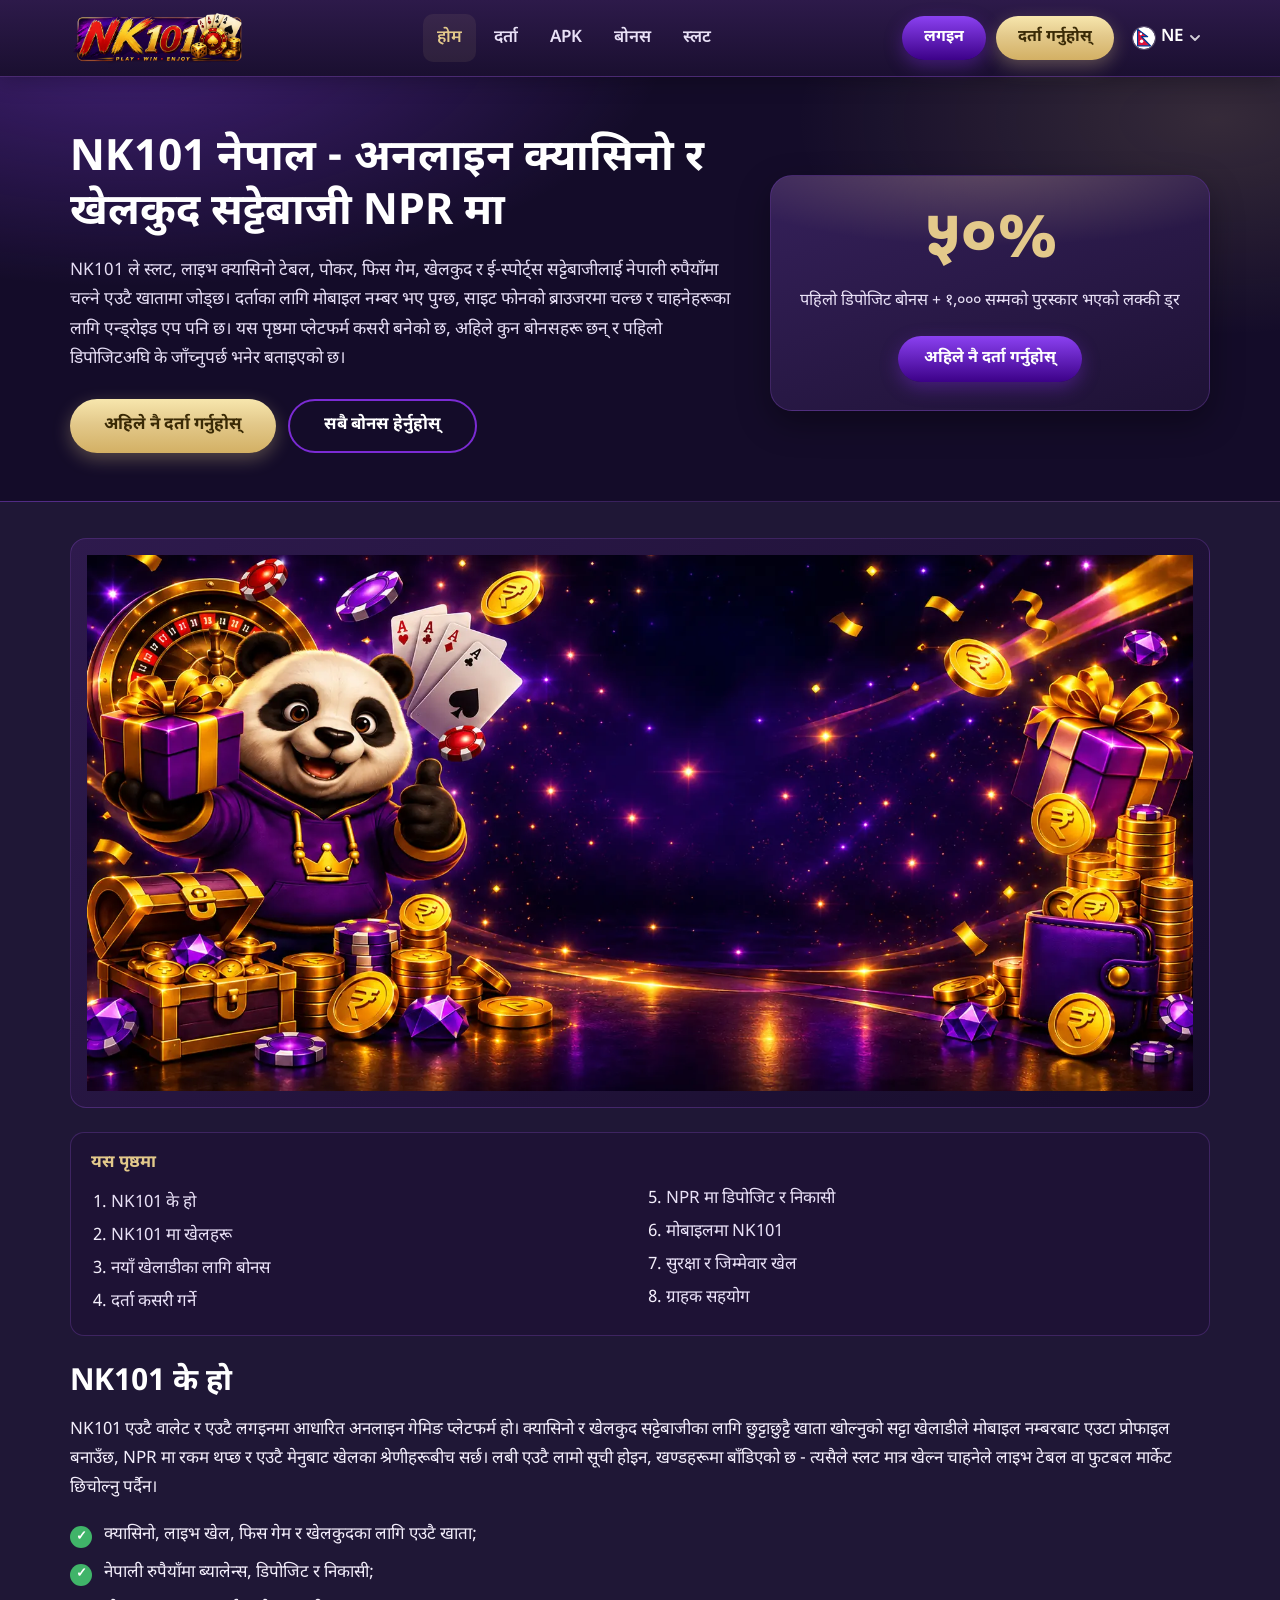
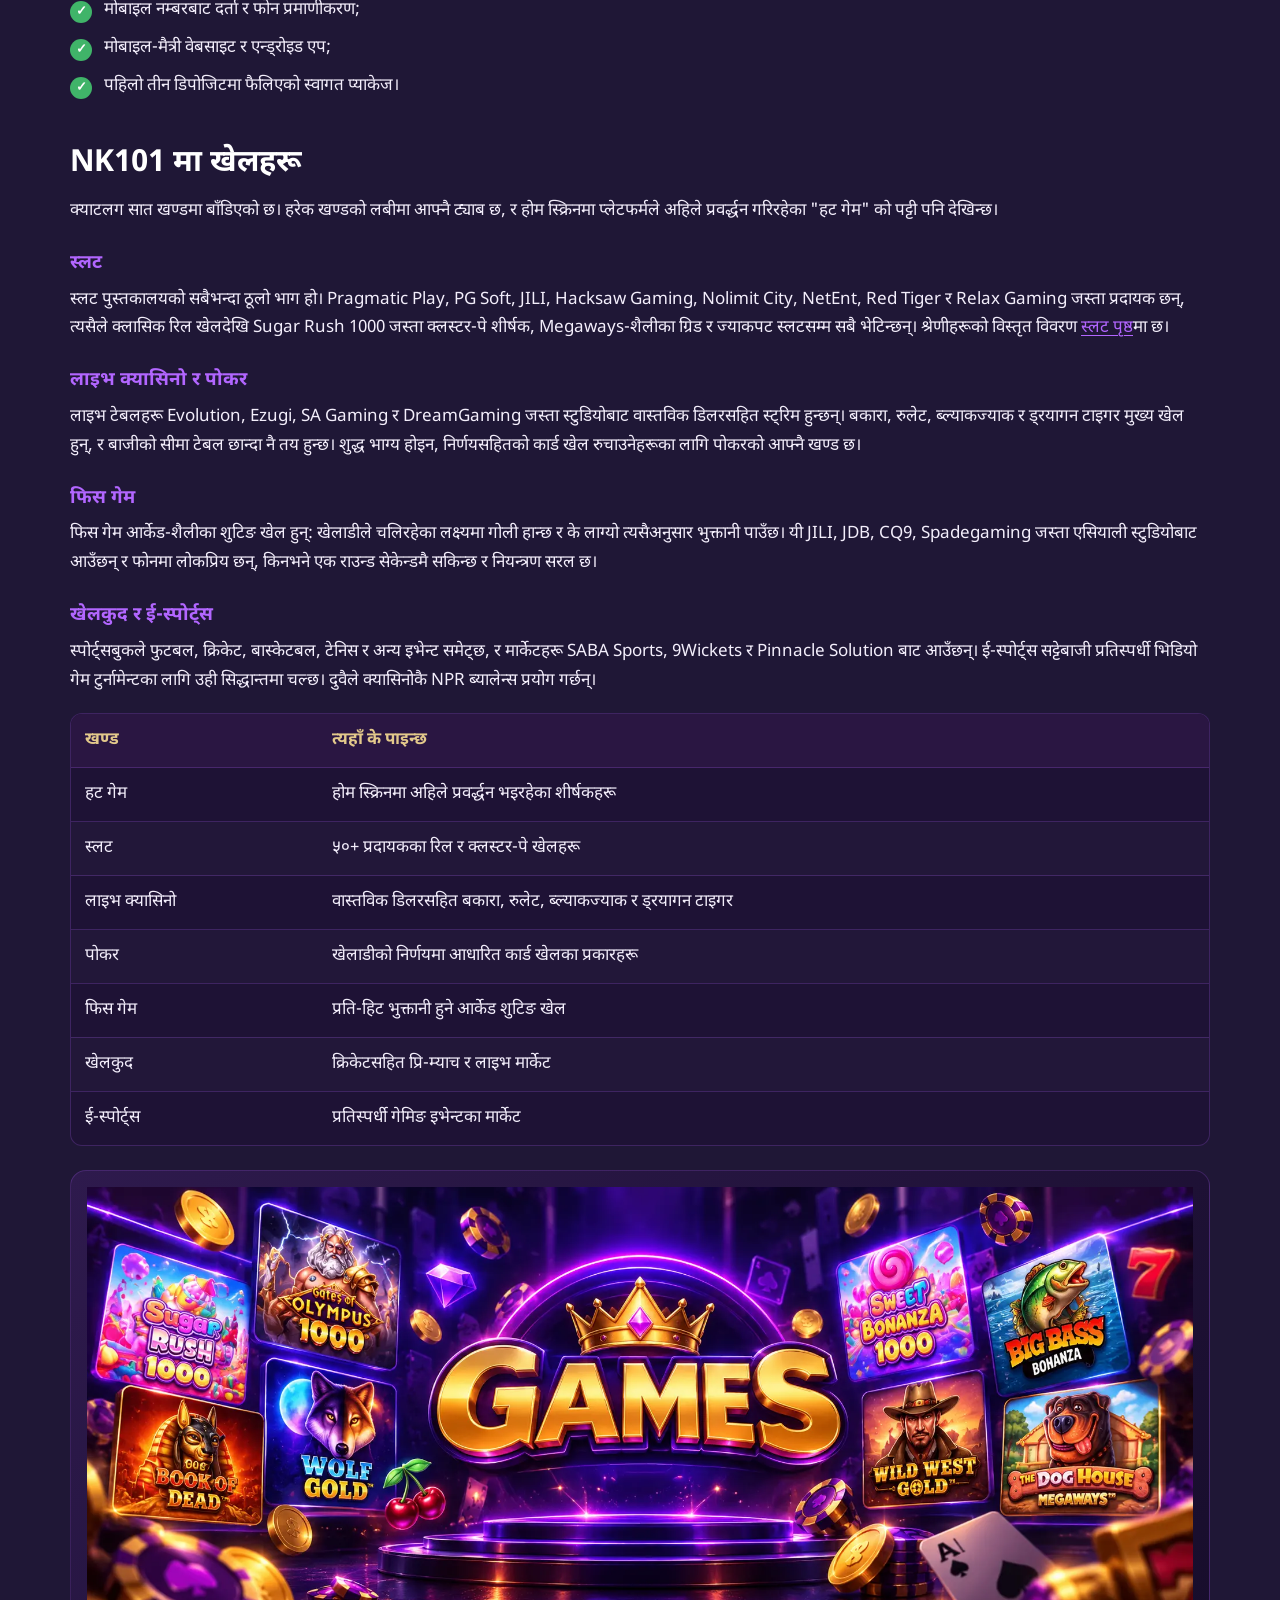
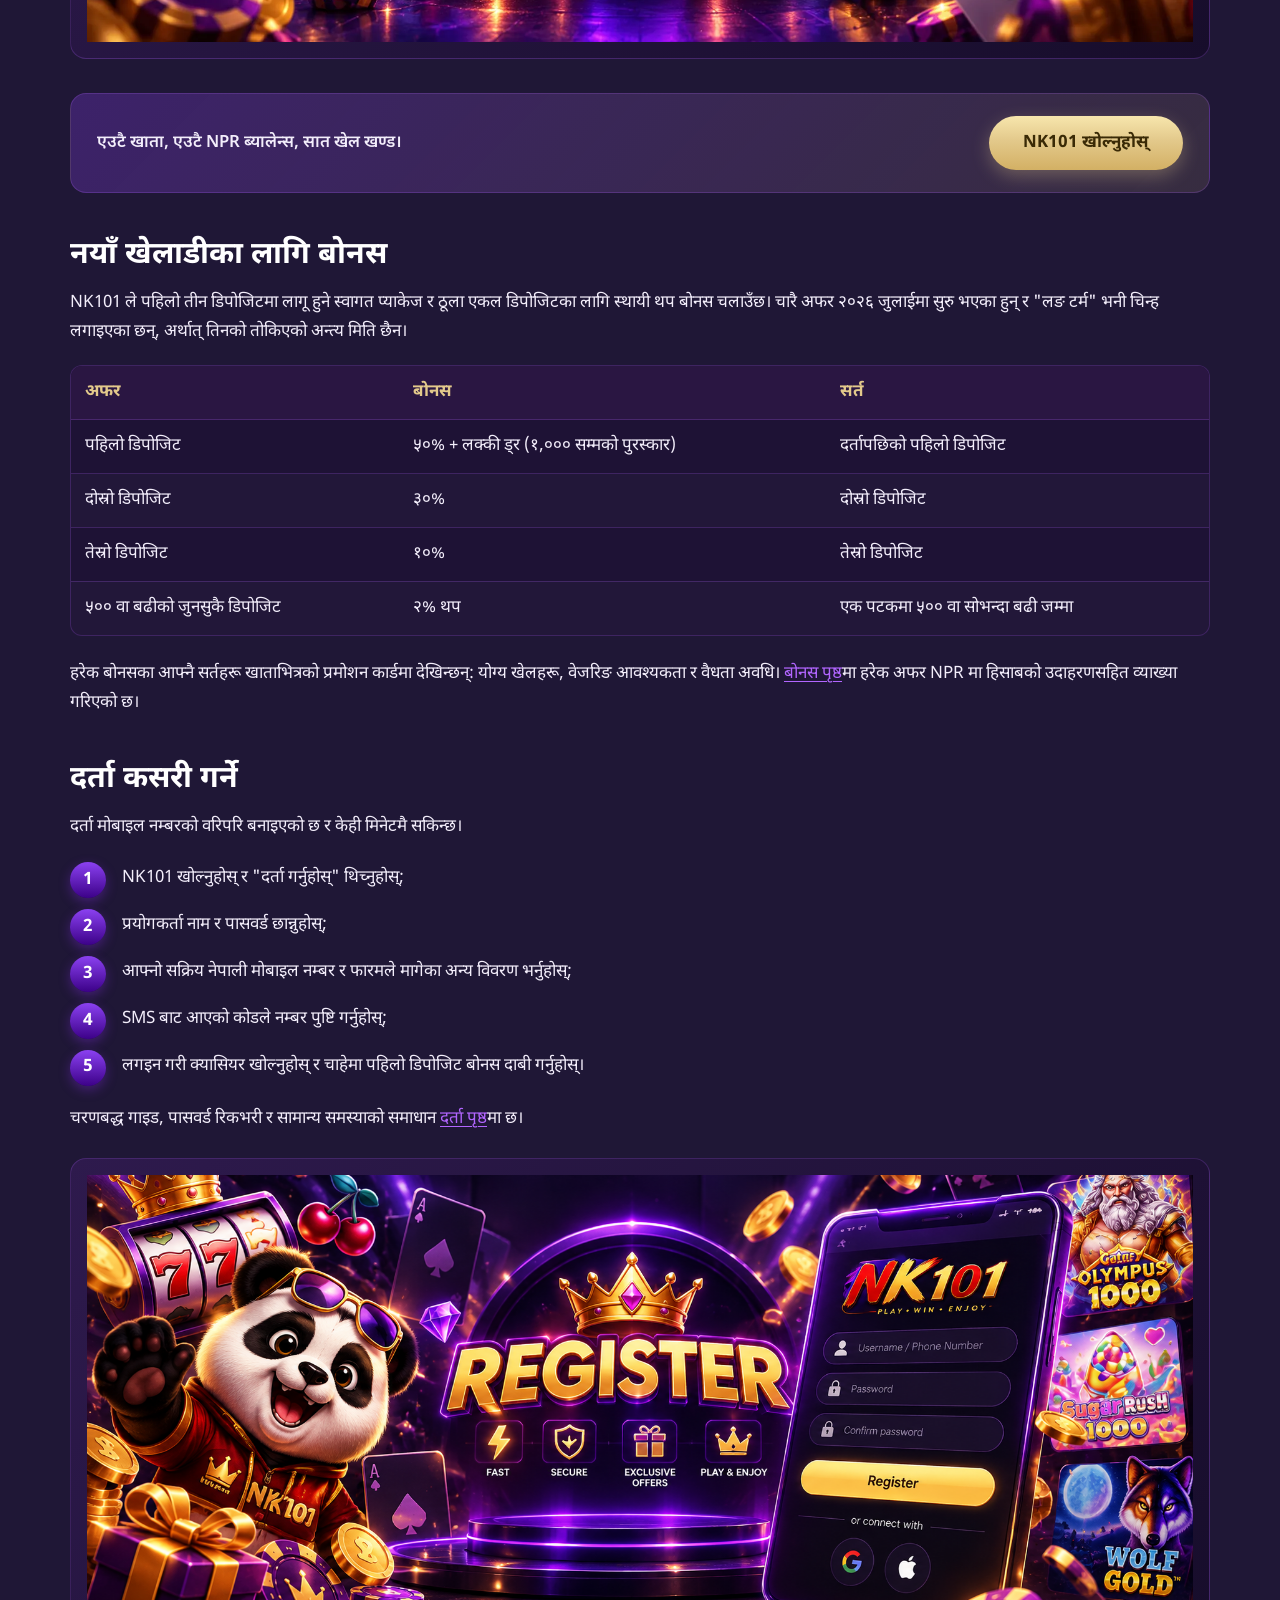
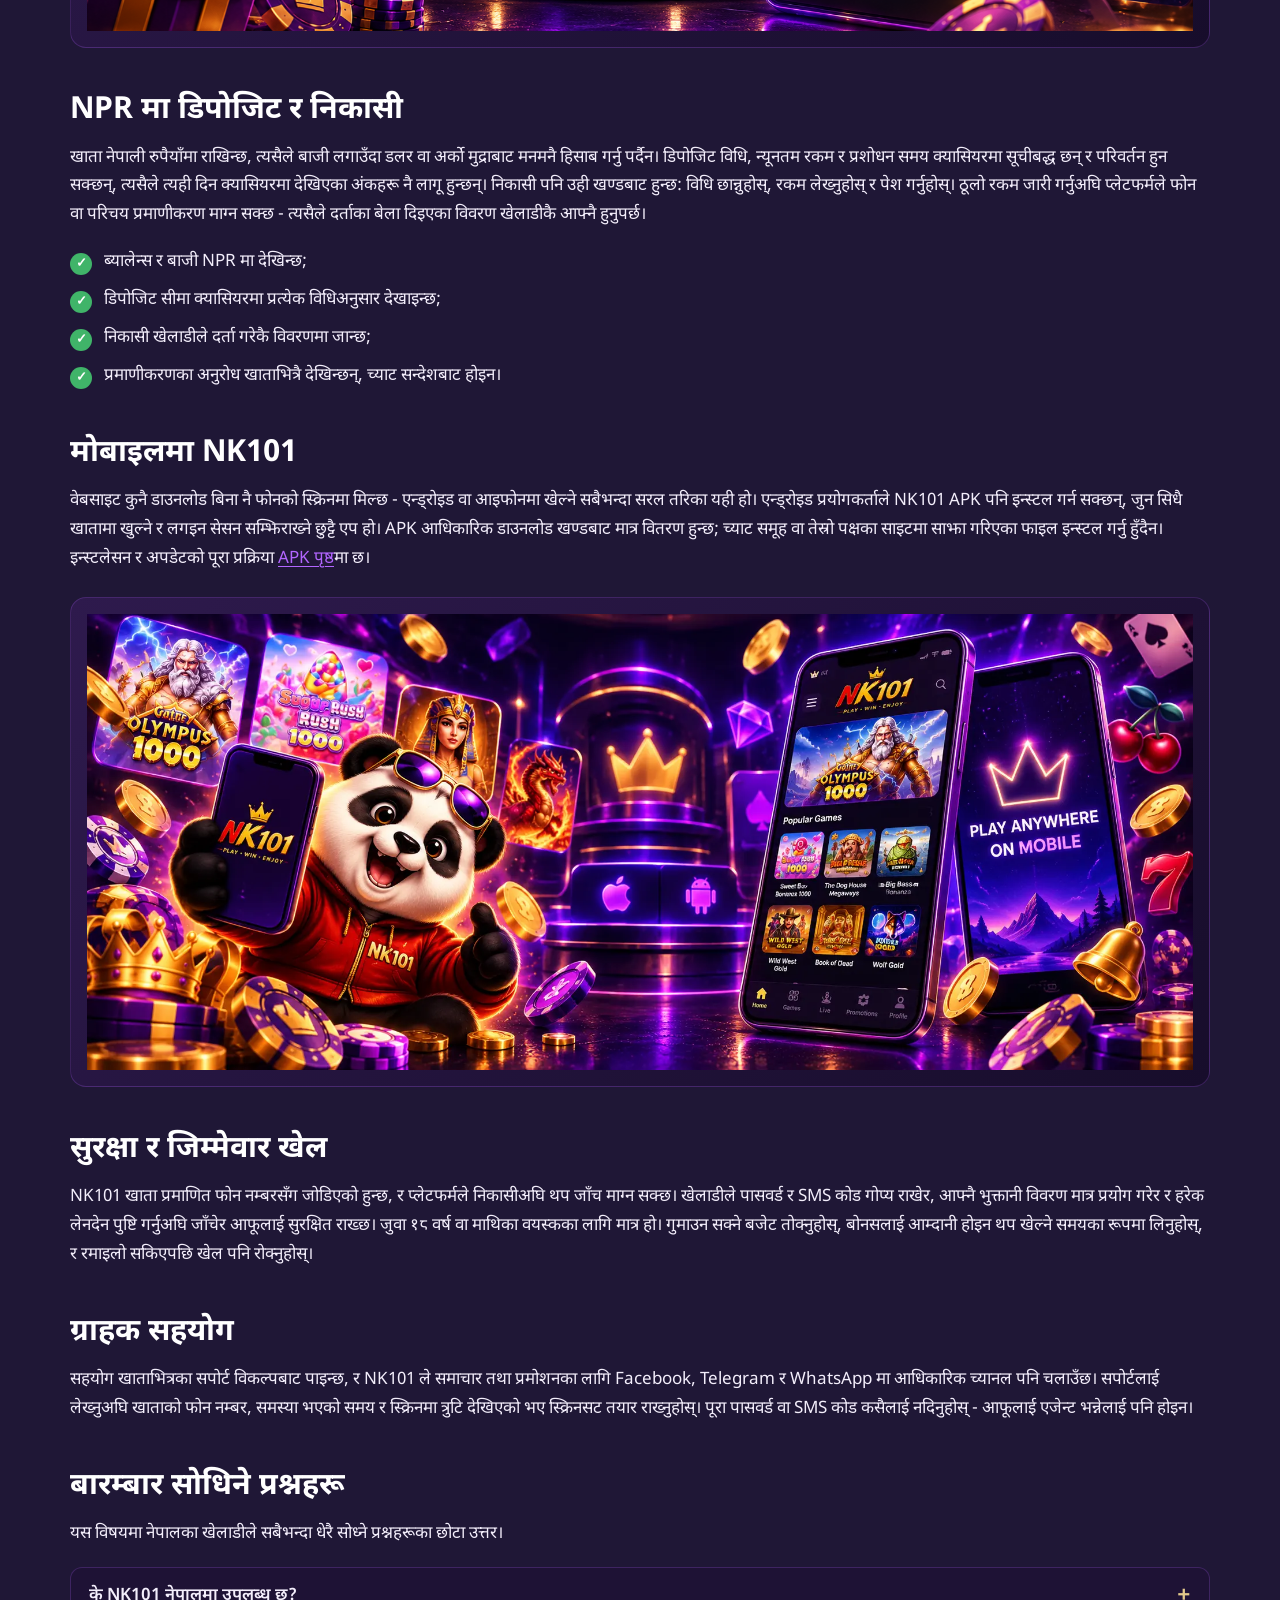
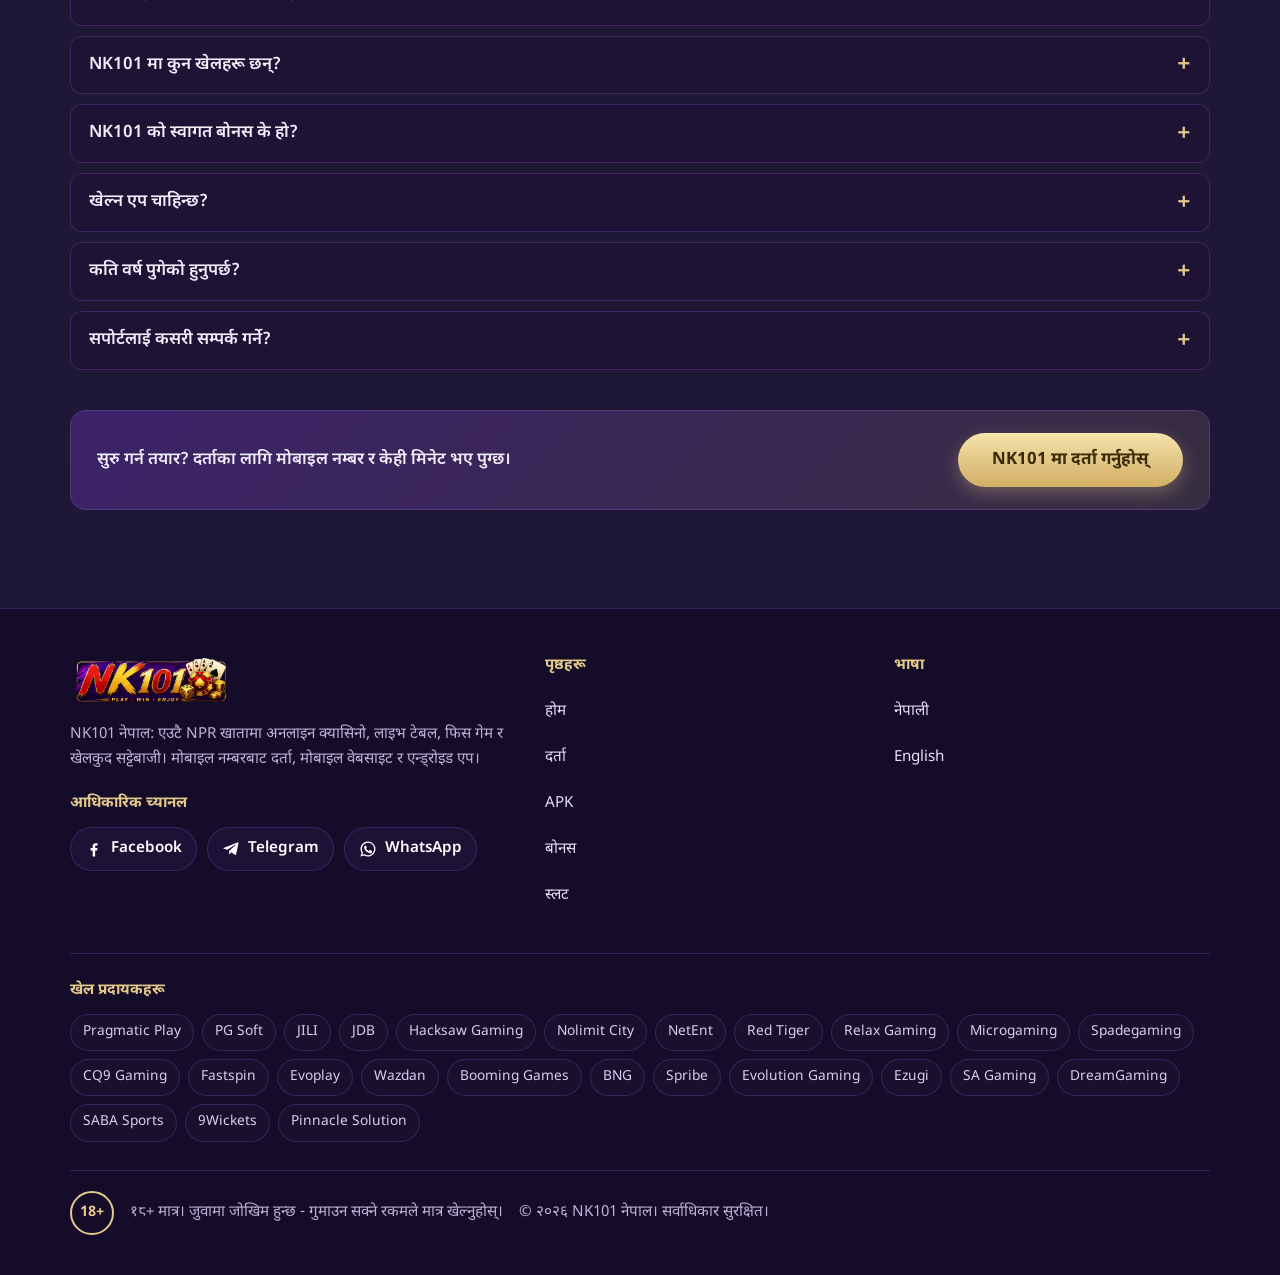
<file: index.html>
<!DOCTYPE html>
<html lang="ne">
<head>
<meta charset="utf-8">
 <meta name="google-site-verification" content="588bzAoixTT9UmfObf3rWIpTrbbrYlWN8TPRYRVO6DE" />
<meta name="viewport" content="width=device-width, initial-scale=1">
<title>NK101 नेपाल - अनलाइन क्यासिनो, स्लट र खेलकुद सट्टेबाजी NPR मा</title>
<meta name="description" content="NK101 नेपालका लागि अनलाइन क्यासिनो र स्पोर्ट्सबुक हो: एउटै NPR खातामा स्लट, लाइभ टेबल, फिस गेम र खेलकुद सट्टेबाजी, मोबाइल नम्बरबाट दर्ता र पहिलो डिपोजिटमा ५०% बोनस।">
<link rel="canonical" href="https://nk101.onrender.com/">
<link rel="alternate" hreflang="ne-NP" href="https://nk101.onrender.com/">
<link rel="alternate" hreflang="en" href="https://nk101.onrender.com/en/">
<link rel="alternate" hreflang="x-default" href="https://nk101.onrender.com/">
<meta name="robots" content="index, follow, max-image-preview:large, max-snippet:-1">
<meta name="theme-color" content="#140c29">
<meta property="og:type" content="website">
<meta property="og:site_name" content="NK101 नेपाल">
<meta property="og:locale" content="ne_NP">
<meta property="og:locale:alternate" content="en_US">
<meta property="og:title" content="NK101 नेपाल - अनलाइन क्यासिनो, स्लट र खेलकुद सट्टेबाजी NPR मा">
<meta property="og:description" content="NK101 नेपालका लागि अनलाइन क्यासिनो र स्पोर्ट्सबुक हो: एउटै NPR खातामा स्लट, लाइभ टेबल, फिस गेम र खेलकुद सट्टेबाजी, मोबाइल नम्बरबाट दर्ता र पहिलो डिपोजिटमा ५०% बोनस।">
<meta property="og:url" content="https://nk101.onrender.com/">
<meta property="og:image" content="https://nk101.onrender.com/img/home-hero.webp">
<meta name="twitter:card" content="summary_large_image">
<link rel="icon" href="/img/favicon.png" type="image/png" sizes="32x32">
<link rel="apple-touch-icon" href="/img/apple-touch-icon.png">
<link rel="preconnect" href="https://fonts.googleapis.com">
<link rel="preconnect" href="https://fonts.gstatic.com" crossorigin>
<link href="https://fonts.googleapis.com/css2?family=Noto+Sans+Devanagari:wght@400;600;700&display=swap" rel="stylesheet">
<link rel="stylesheet" href="/css/style.css">
<script type="application/ld+json">
{
 "@context": "https://schema.org",
 "@graph": [
  {
   "@type": "WebSite",
   "@id": "https://nk101.onrender.com/#website",
   "url": "https://nk101.onrender.com/",
   "name": "NK101 Nepal",
   "inLanguage": [
    "ne",
    "en"
   ],
   "publisher": {
    "@id": "https://nk101.onrender.com/#organization"
   }
  },
  {
   "@type": "Organization",
   "@id": "https://nk101.onrender.com/#organization",
   "name": "NK101",
   "url": "https://nk101.onrender.com/",
   "logo": {
    "@type": "ImageObject",
    "url": "https://nk101.onrender.com/img/nk101-logo.webp"
   },
   "sameAs": [
    "https://www.facebook.com/profile.php?id=61592459762964",
    "https://t.me/nk101channel",
    "https://www.whatsapp.com/channel/0029VbD0jE790x2sHs5jem3N"
   ]
  },
  {
   "@type": "WebPage",
   "@id": "https://nk101.onrender.com/#webpage",
   "url": "https://nk101.onrender.com/",
   "name": "NK101 नेपाल - अनलाइन क्यासिनो, स्लट र खेलकुद सट्टेबाजी NPR मा",
   "description": "NK101 नेपालका लागि अनलाइन क्यासिनो र स्पोर्ट्सबुक हो: एउटै NPR खातामा स्लट, लाइभ टेबल, फिस गेम र खेलकुद सट्टेबाजी, मोबाइल नम्बरबाट दर्ता र पहिलो डिपोजिटमा ५०% बोनस।",
   "inLanguage": "ne-NP",
   "isPartOf": {
    "@id": "https://nk101.onrender.com/#website"
   },
   "primaryImageOfPage": {
    "@type": "ImageObject",
    "url": "https://nk101.onrender.com/img/home-hero.webp"
   },
   "datePublished": "2026-09-21",
   "dateModified": "2026-09-21"
  },
  {
   "@type": "FAQPage",
   "@id": "https://nk101.onrender.com/#faq",
   "mainEntity": [
    {
     "@type": "Question",
     "name": "के NK101 नेपालमा उपलब्ध छ?",
     "acceptedAnswer": {
      "@type": "Answer",
      "text": "हो। प्लेटफर्म नेपाली रुपैयाँमा चल्छ, नेपाली मोबाइल नम्बरबाट दर्ता गर्न मिल्छ र अंग्रेजीसँगै नेपाली भाषाको इन्टरफेस छ।"
     }
    },
    {
     "@type": "Question",
     "name": "NK101 मा कुन खेलहरू छन्?",
     "acceptedAnswer": {
      "@type": "Answer",
      "text": "स्लट, लाइभ क्यासिनो, पोकर, फिस गेम, खेलकुद सट्टेबाजी र ई-स्पोर्ट्स सट्टेबाजी - सबै एउटै खाताबाट।"
     }
    },
    {
     "@type": "Question",
     "name": "NK101 को स्वागत बोनस के हो?",
     "acceptedAnswer": {
      "@type": "Answer",
      "text": "पहिलो डिपोजिटमा ५०% र १,००० सम्मको पुरस्कार भएको लक्की ड्र, त्यसपछि दोस्रो डिपोजिटमा ३०% र तेस्रोमा १०%।"
     }
    },
    {
     "@type": "Question",
     "name": "खेल्न एप चाहिन्छ?",
     "acceptedAnswer": {
      "@type": "Answer",
      "text": "चाहिँदैन। वेबसाइट फोनको ब्राउजरमा चल्छ; एन्ड्रोइड APK ऐच्छिक हो।"
     }
    },
    {
     "@type": "Question",
     "name": "कति वर्ष पुगेको हुनुपर्छ?",
     "acceptedAnswer": {
      "@type": "Answer",
      "text": "१८ वर्ष वा माथि। वास्तविक पैसाको खेल वयस्कका लागि मात्र हो।"
     }
    },
    {
     "@type": "Question",
     "name": "सपोर्टलाई कसरी सम्पर्क गर्ने?",
     "acceptedAnswer": {
      "@type": "Answer",
      "text": "खाताभित्रका सपोर्ट विकल्पबाट वा आधिकारिक Telegram, WhatsApp र Facebook च्यानलबाट।"
     }
    }
   ]
  }
 ]
}
</script>
</head>
<body>
<a class="skip" href="#main">मुख्य सामग्रीमा जानुहोस्</a>
<header class="site-header">
  <div class="container header-inner">
    <a class="logo" href="/" aria-label="NK101"><img src="/img/nk101-logo.webp" width="192" height="60" alt="NK101" onerror="this.replaceWith(Object.assign(document.createElement('span'),{className:'logo-text',textContent:'NK101'}))"></a>
    <nav class="main-nav" id="main-nav" aria-label="मुख्य नेभिगेसन">
      <ul>
        <li><a href="/" aria-current="page">होम</a></li>
        <li><a href="/register/">दर्ता</a></li>
        <li><a href="/apk/">APK</a></li>
        <li><a href="/bonuses/">बोनस</a></li>
        <li><a href="/slots/">स्लट</a></li>
      </ul>
      <div class="nav-cta">
        <a class="btn btn-login" href="/go/" rel="nofollow">लगइन</a>
        <a class="btn btn-register" href="/go/" rel="nofollow">दर्ता गर्नुहोस्</a>
      </div>
    </nav>
    <div class="header-actions">
      <a class="btn btn-login" href="/go/" rel="nofollow">लगइन</a>
      <a class="btn btn-register" href="/go/" rel="nofollow">दर्ता गर्नुहोस्</a>
      <div class="lang">
        <button class="lang-btn" type="button" aria-haspopup="true" aria-expanded="false" aria-label="भाषा"><svg class="flag" viewBox="0 0 24 24" aria-hidden="true"><circle cx="12" cy="12" r="12" fill="#fff"/><path d="M5 2.5 16 10.6H9.3L19 20.5H5z" fill="#DC143C" stroke="#003893" stroke-width="1.3" stroke-linejoin="round"/><circle cx="8.6" cy="7.6" r="1.4" fill="#fff"/><circle cx="9.4" cy="15.6" r="1.9" fill="#fff"/></svg><span>NE</span><svg class="chev" viewBox="0 0 12 12" aria-hidden="true"><path d="M2 4l4 4 4-4" fill="none" stroke="currentColor" stroke-width="1.8" stroke-linecap="round" stroke-linejoin="round"/></svg></button>
        <ul class="lang-menu">
          <li><a href="/" hreflang="ne-NP" lang="ne" aria-current="true"><svg class="flag" viewBox="0 0 24 24" aria-hidden="true"><circle cx="12" cy="12" r="12" fill="#fff"/><path d="M5 2.5 16 10.6H9.3L19 20.5H5z" fill="#DC143C" stroke="#003893" stroke-width="1.3" stroke-linejoin="round"/><circle cx="8.6" cy="7.6" r="1.4" fill="#fff"/><circle cx="9.4" cy="15.6" r="1.9" fill="#fff"/></svg><span>नेपाली</span></a></li>
          <li><a href="/en/" hreflang="en" lang="en"><svg class="flag" viewBox="0 0 24 24" aria-hidden="true"><clipPath id="fc"><circle cx="12" cy="12" r="12"/></clipPath><g clip-path="url(#fc)"><rect width="24" height="24" fill="#fff"/><path d="M0 0h24v1.85H0zM0 3.7h24v1.85H0zM0 7.4h24v1.85H0zM0 11.1h24v1.85H0zM0 14.8h24v1.85H0zM0 18.5h24v1.85H0zM0 22.2h24V24H0z" fill="#B22234"/><rect width="10.5" height="12.95" fill="#3C3B6E"/><g fill="#fff"><circle cx="2" cy="2" r=".7"/><circle cx="5.2" cy="2" r=".7"/><circle cx="8.4" cy="2" r=".7"/><circle cx="3.6" cy="4.3" r=".7"/><circle cx="6.8" cy="4.3" r=".7"/><circle cx="2" cy="6.6" r=".7"/><circle cx="5.2" cy="6.6" r=".7"/><circle cx="8.4" cy="6.6" r=".7"/><circle cx="3.6" cy="8.9" r=".7"/><circle cx="6.8" cy="8.9" r=".7"/><circle cx="2" cy="11.2" r=".7"/><circle cx="5.2" cy="11.2" r=".7"/><circle cx="8.4" cy="11.2" r=".7"/></g></g></svg><span>English</span></a></li>
        </ul>
      </div>
      <button class="burger" type="button" aria-controls="main-nav" aria-expanded="false" aria-label="मेनु"><span></span></button>
    </div>
  </div>
</header>

<main id="main">
  <section class="hero">
    <div class="container hero-grid">
      <div class="hero-copy">
        
        <h1>NK101 नेपाल - अनलाइन क्यासिनो र खेलकुद सट्टेबाजी NPR मा</h1>
        <p class="lead">NK101 ले स्लट, लाइभ क्यासिनो टेबल, पोकर, फिस गेम, खेलकुद र ई-स्पोर्ट्स सट्टेबाजीलाई नेपाली रुपैयाँमा चल्ने एउटै खातामा जोड्छ। दर्ताका लागि मोबाइल नम्बर भए पुग्छ, साइट फोनको ब्राउजरमा चल्छ र चाहनेहरूका लागि एन्ड्रोइड एप पनि छ। यस पृष्ठमा प्लेटफर्म कसरी बनेको छ, अहिले कुन बोनसहरू छन् र पहिलो डिपोजिटअघि के जाँच्नुपर्छ भनेर बताइएको छ।</p>
        <div class="hero-actions">
          <a class="btn btn-register btn-lg" href="/go/" rel="nofollow">अहिले नै दर्ता गर्नुहोस्</a>
          <a class="btn btn-outline btn-lg" href="/bonuses/">सबै बोनस हेर्नुहोस्</a>
        </div>
      </div>
      <aside class="hero-card" aria-label="पहिलो डिपोजिट बोनस + १,००० सम्मको पुरस्कार भएको लक्की ड्र">
        <div class="big">५०%</div>
        <p class="small">पहिलो डिपोजिट बोनस + १,००० सम्मको पुरस्कार भएको लक्की ड्र</p>
        <a class="btn btn-login" href="/go/" rel="nofollow">अहिले नै दर्ता गर्नुहोस्</a>
      </aside>
    </div>
  </section>

  <div class="container content">
    <figure class="media media-hero"><img src="/img/home-hero.webp" width="1200" height="600" alt="NK101 नेपालको लबी: क्यासिनो खेल, लाइभ टेबल र खेलकुद सट्टेबाजी" fetchpriority="high"></figure>
    <nav class="toc" aria-label="यस पृष्ठमा"><p class="toc-title">यस पृष्ठमा</p>
  <ol>
    <li><a href="#about">NK101 के हो</a></li>
    <li><a href="#games">NK101 मा खेलहरू</a></li>
    <li><a href="#bonuses">नयाँ खेलाडीका लागि बोनस</a></li>
    <li><a href="#register">दर्ता कसरी गर्ने</a></li>
    <li><a href="#payments">NPR मा डिपोजिट र निकासी</a></li>
    <li><a href="#mobile">मोबाइलमा NK101</a></li>
    <li><a href="#safety">सुरक्षा र जिम्मेवार खेल</a></li>
    <li><a href="#support">ग्राहक सहयोग</a></li>
  </ol>
</nav>

<section id="about">
<h2>NK101 के हो</h2>
<p>NK101 एउटै वालेट र एउटै लगइनमा आधारित अनलाइन गेमिङ प्लेटफर्म हो। क्यासिनो र खेलकुद सट्टेबाजीका लागि छुट्टाछुट्टै खाता खोल्नुको सट्टा खेलाडीले मोबाइल नम्बरबाट एउटा प्रोफाइल बनाउँछ, NPR मा रकम थप्छ र एउटै मेनुबाट खेलका श्रेणीहरूबीच सर्छ। लबी एउटै लामो सूची होइन, खण्डहरूमा बाँडिएको छ - त्यसैले स्लट मात्र खेल्न चाहनेले लाइभ टेबल वा फुटबल मार्केट छिचोल्नु पर्दैन।</p>
<ul class="checks">
  <li>क्यासिनो, लाइभ खेल, फिस गेम र खेलकुदका लागि एउटै खाता;</li>
  <li>नेपाली रुपैयाँमा ब्यालेन्स, डिपोजिट र निकासी;</li>
  <li>मोबाइल नम्बरबाट दर्ता र फोन प्रमाणीकरण;</li>
  <li>मोबाइल-मैत्री वेबसाइट र एन्ड्रोइड एप;</li>
  <li>पहिलो तीन डिपोजिटमा फैलिएको स्वागत प्याकेज।</li>
</ul>
</section>

<section id="games">
<h2>NK101 मा खेलहरू</h2>
<p>क्याटलग सात खण्डमा बाँडिएको छ। हरेक खण्डको लबीमा आफ्नै ट्याब छ, र होम स्क्रिनमा प्लेटफर्मले अहिले प्रवर्द्धन गरिरहेका "हट गेम" को पट्टी पनि देखिन्छ।</p>
<h3>स्लट</h3>
<p>स्लट पुस्तकालयको सबैभन्दा ठूलो भाग हो। Pragmatic Play, PG Soft, JILI, Hacksaw Gaming, Nolimit City, NetEnt, Red Tiger र Relax Gaming जस्ता प्रदायक छन्, त्यसैले क्लासिक रिल खेलदेखि Sugar Rush 1000 जस्ता क्लस्टर-पे शीर्षक, Megaways-शैलीका ग्रिड र ज्याकपट स्लटसम्म सबै भेटिन्छन्। श्रेणीहरूको विस्तृत विवरण <a href="/slots/">स्लट पृष्ठ</a>मा छ।</p>
<h3>लाइभ क्यासिनो र पोकर</h3>
<p>लाइभ टेबलहरू Evolution, Ezugi, SA Gaming र DreamGaming जस्ता स्टुडियोबाट वास्तविक डिलरसहित स्ट्रिम हुन्छन्। बकारा, रुलेट, ब्ल्याकज्याक र ड्रयागन टाइगर मुख्य खेल हुन्, र बाजीको सीमा टेबल छान्दा नै तय हुन्छ। शुद्ध भाग्य होइन, निर्णयसहितको कार्ड खेल रुचाउनेहरूका लागि पोकरको आफ्नै खण्ड छ।</p>
<h3>फिस गेम</h3>
<p>फिस गेम आर्केड-शैलीका शुटिङ खेल हुन्: खेलाडीले चलिरहेका लक्ष्यमा गोली हान्छ र के लाग्यो त्यसैअनुसार भुक्तानी पाउँछ। यी JILI, JDB, CQ9, Spadegaming जस्ता एसियाली स्टुडियोबाट आउँछन् र फोनमा लोकप्रिय छन्, किनभने एक राउन्ड सेकेन्डमै सकिन्छ र नियन्त्रण सरल छ।</p>
<h3>खेलकुद र ई-स्पोर्ट्स</h3>
<p>स्पोर्ट्सबुकले फुटबल, क्रिकेट, बास्केटबल, टेनिस र अन्य इभेन्ट समेट्छ, र मार्केटहरू SABA Sports, 9Wickets र Pinnacle Solution बाट आउँछन्। ई-स्पोर्ट्स सट्टेबाजी प्रतिस्पर्धी भिडियो गेम टुर्नामेन्टका लागि उही सिद्धान्तमा चल्छ। दुवैले क्यासिनोकै NPR ब्यालेन्स प्रयोग गर्छन्।</p>
<div class="table-wrap"><table>
  <thead><tr><th>खण्ड</th><th>त्यहाँ के पाइन्छ</th></tr></thead>
  <tbody>
    <tr><td>हट गेम</td><td>होम स्क्रिनमा अहिले प्रवर्द्धन भइरहेका शीर्षकहरू</td></tr>
    <tr><td>स्लट</td><td>५०+ प्रदायकका रिल र क्लस्टर-पे खेलहरू</td></tr>
    <tr><td>लाइभ क्यासिनो</td><td>वास्तविक डिलरसहित बकारा, रुलेट, ब्ल्याकज्याक र ड्रयागन टाइगर</td></tr>
    <tr><td>पोकर</td><td>खेलाडीको निर्णयमा आधारित कार्ड खेलका प्रकारहरू</td></tr>
    <tr><td>फिस गेम</td><td>प्रति-हिट भुक्तानी हुने आर्केड शुटिङ खेल</td></tr>
    <tr><td>खेलकुद</td><td>क्रिकेटसहित प्रि-म्याच र लाइभ मार्केट</td></tr>
    <tr><td>ई-स्पोर्ट्स</td><td>प्रतिस्पर्धी गेमिङ इभेन्टका मार्केट</td></tr>
  </tbody>
</table></div>
<figure class="media"><img src="/img/home-games.webp" width="1024" height="440" alt="NK101 का खेल खण्ड: स्लट, लाइभ क्यासिनो, पोकर, फिस गेम, खेलकुद र ई-स्पोर्ट्स" loading="lazy"></figure>
</section>

<div class="cta-box"><p>एउटै खाता, एउटै NPR ब्यालेन्स, सात खेल खण्ड।</p><a class="btn btn-register btn-lg" href="/go/" rel="nofollow">NK101 खोल्नुहोस्</a></div>

<section id="bonuses">
<h2>नयाँ खेलाडीका लागि बोनस</h2>
<p>NK101 ले पहिलो तीन डिपोजिटमा लागू हुने स्वागत प्याकेज र ठूला एकल डिपोजिटका लागि स्थायी थप बोनस चलाउँछ। चारै अफर २०२६ जुलाईमा सुरु भएका हुन् र "लङ टर्म" भनी चिन्ह लगाइएका छन्, अर्थात् तिनको तोकिएको अन्त्य मिति छैन।</p>
<div class="table-wrap"><table>
  <thead><tr><th>अफर</th><th>बोनस</th><th>सर्त</th></tr></thead>
  <tbody>
    <tr><td>पहिलो डिपोजिट</td><td>५०% + लक्की ड्र (१,००० सम्मको पुरस्कार)</td><td>दर्तापछिको पहिलो डिपोजिट</td></tr>
    <tr><td>दोस्रो डिपोजिट</td><td>३०%</td><td>दोस्रो डिपोजिट</td></tr>
    <tr><td>तेस्रो डिपोजिट</td><td>१०%</td><td>तेस्रो डिपोजिट</td></tr>
    <tr><td>५०० वा बढीको जुनसुकै डिपोजिट</td><td>२% थप</td><td>एक पटकमा ५०० वा सोभन्दा बढी जम्मा</td></tr>
  </tbody>
</table></div>
<p>हरेक बोनसका आफ्नै सर्तहरू खाताभित्रको प्रमोशन कार्डमा देखिन्छन्: योग्य खेलहरू, वेजरिङ आवश्यकता र वैधता अवधि। <a href="/bonuses/">बोनस पृष्ठ</a>मा हरेक अफर NPR मा हिसाबको उदाहरणसहित व्याख्या गरिएको छ।</p>
</section>

<section id="register">
<h2>दर्ता कसरी गर्ने</h2>
<p>दर्ता मोबाइल नम्बरको वरिपरि बनाइएको छ र केही मिनेटमै सकिन्छ।</p>
<ol class="steps">
  <li>NK101 खोल्नुहोस् र &quot;दर्ता गर्नुहोस्&quot; थिच्नुहोस्;</li>
  <li>प्रयोगकर्ता नाम र पासवर्ड छान्नुहोस्;</li>
  <li>आफ्नो सक्रिय नेपाली मोबाइल नम्बर र फारमले मागेका अन्य विवरण भर्नुहोस्;</li>
  <li>SMS बाट आएको कोडले नम्बर पुष्टि गर्नुहोस्;</li>
  <li>लगइन गरी क्यासियर खोल्नुहोस् र चाहेमा पहिलो डिपोजिट बोनस दाबी गर्नुहोस्।</li>
</ol>
<p>चरणबद्ध गाइड, पासवर्ड रिकभरी र सामान्य समस्याको समाधान <a href="/register/">दर्ता पृष्ठ</a>मा छ।</p>
<figure class="media"><img src="/img/home-register.webp" width="1024" height="440" alt="मोबाइल नम्बर र पासवर्ड फिल्ड भएको NK101 दर्ता फारम" loading="lazy"></figure>
</section>

<section id="payments">
<h2>NPR मा डिपोजिट र निकासी</h2>
<p>खाता नेपाली रुपैयाँमा राखिन्छ, त्यसैले बाजी लगाउँदा डलर वा अर्को मुद्राबाट मनमनै हिसाब गर्नु पर्दैन। डिपोजिट विधि, न्यूनतम रकम र प्रशोधन समय क्यासियरमा सूचीबद्ध छन् र परिवर्तन हुन सक्छन्, त्यसैले त्यही दिन क्यासियरमा देखिएका अंकहरू नै लागू हुन्छन्। निकासी पनि उही खण्डबाट हुन्छ: विधि छान्नुहोस्, रकम लेख्नुहोस् र पेश गर्नुहोस्। ठूलो रकम जारी गर्नुअघि प्लेटफर्मले फोन वा परिचय प्रमाणीकरण माग्न सक्छ - त्यसैले दर्ताका बेला दिइएका विवरण खेलाडीकै आफ्नै हुनुपर्छ।</p>
<ul class="checks">
  <li>ब्यालेन्स र बाजी NPR मा देखिन्छ;</li>
  <li>डिपोजिट सीमा क्यासियरमा प्रत्येक विधिअनुसार देखाइन्छ;</li>
  <li>निकासी खेलाडीले दर्ता गरेकै विवरणमा जान्छ;</li>
  <li>प्रमाणीकरणका अनुरोध खाताभित्रै देखिन्छन्, च्याट सन्देशबाट होइन।</li>
</ul>
</section>

<section id="mobile">
<h2>मोबाइलमा NK101</h2>
<p>वेबसाइट कुनै डाउनलोड बिना नै फोनको स्क्रिनमा मिल्छ - एन्ड्रोइड वा आइफोनमा खेल्ने सबैभन्दा सरल तरिका यही हो। एन्ड्रोइड प्रयोगकर्ताले NK101 APK पनि इन्स्टल गर्न सक्छन्, जुन सिधै खातामा खुल्ने र लगइन सेसन सम्झिराख्ने छुट्टै एप हो। APK आधिकारिक डाउनलोड खण्डबाट मात्र वितरण हुन्छ; च्याट समूह वा तेस्रो पक्षका साइटमा साझा गरिएका फाइल इन्स्टल गर्नु हुँदैन। इन्स्टलेसन र अपडेटको पूरा प्रक्रिया <a href="/apk/">APK पृष्ठ</a>मा छ।</p>
<figure class="media"><img src="/img/home-mobile.webp" width="1024" height="440" alt="स्मार्टफोनमा NK101 को मोबाइल संस्करण र एन्ड्रोइड एप" loading="lazy"></figure>
</section>

<section id="safety">
<h2>सुरक्षा र जिम्मेवार खेल</h2>
<p>NK101 खाता प्रमाणित फोन नम्बरसँग जोडिएको हुन्छ, र प्लेटफर्मले निकासीअघि थप जाँच माग्न सक्छ। खेलाडीले पासवर्ड र SMS कोड गोप्य राखेर, आफ्नै भुक्तानी विवरण मात्र प्रयोग गरेर र हरेक लेनदेन पुष्टि गर्नुअघि जाँचेर आफूलाई सुरक्षित राख्छ। जुवा १८ वर्ष वा माथिका वयस्कका लागि मात्र हो। गुमाउन सक्ने बजेट तोक्नुहोस्, बोनसलाई आम्दानी होइन थप खेल्ने समयका रूपमा लिनुहोस्, र रमाइलो सकिएपछि खेल पनि रोक्नुहोस्।</p>
</section>

<section id="support">
<h2>ग्राहक सहयोग</h2>
<p>सहयोग खाताभित्रका सपोर्ट विकल्पबाट पाइन्छ, र NK101 ले समाचार तथा प्रमोशनका लागि Facebook, Telegram र WhatsApp मा आधिकारिक च्यानल पनि चलाउँछ। सपोर्टलाई लेख्नुअघि खाताको फोन नम्बर, समस्या भएको समय र स्क्रिनमा त्रुटि देखिएको भए स्क्रिनसट तयार राख्नुहोस्। पूरा पासवर्ड वा SMS कोड कसैलाई नदिनुहोस् - आफूलाई एजेन्ट भन्नेलाई पनि होइन।</p>
</section>

    <section id="faq" class="faq">
      <h2>बारम्बार सोधिने प्रश्नहरू</h2>
      <p>यस विषयमा नेपालका खेलाडीले सबैभन्दा धेरै सोध्ने प्रश्नहरूका छोटा उत्तर।</p>
      <details><summary>के NK101 नेपालमा उपलब्ध छ?</summary><p>हो। प्लेटफर्म नेपाली रुपैयाँमा चल्छ, नेपाली मोबाइल नम्बरबाट दर्ता गर्न मिल्छ र अंग्रेजीसँगै नेपाली भाषाको इन्टरफेस छ।</p></details>
<details><summary>NK101 मा कुन खेलहरू छन्?</summary><p>स्लट, लाइभ क्यासिनो, पोकर, फिस गेम, खेलकुद सट्टेबाजी र ई-स्पोर्ट्स सट्टेबाजी - सबै एउटै खाताबाट।</p></details>
<details><summary>NK101 को स्वागत बोनस के हो?</summary><p>पहिलो डिपोजिटमा ५०% र १,००० सम्मको पुरस्कार भएको लक्की ड्र, त्यसपछि दोस्रो डिपोजिटमा ३०% र तेस्रोमा १०%।</p></details>
<details><summary>खेल्न एप चाहिन्छ?</summary><p>चाहिँदैन। वेबसाइट फोनको ब्राउजरमा चल्छ; एन्ड्रोइड APK ऐच्छिक हो।</p></details>
<details><summary>कति वर्ष पुगेको हुनुपर्छ?</summary><p>१८ वर्ष वा माथि। वास्तविक पैसाको खेल वयस्कका लागि मात्र हो।</p></details>
<details><summary>सपोर्टलाई कसरी सम्पर्क गर्ने?</summary><p>खाताभित्रका सपोर्ट विकल्पबाट वा आधिकारिक Telegram, WhatsApp र Facebook च्यानलबाट।</p></details>
    </section>
    <div class="cta-box cta-end"><p>सुरु गर्न तयार? दर्ताका लागि मोबाइल नम्बर र केही मिनेट भए पुग्छ।</p><a class="btn btn-register btn-lg" href="/go/" rel="nofollow">NK101 मा दर्ता गर्नुहोस्</a></div>
  </div>
</main>

<footer class="site-footer">
  <div class="container">
    <div class="footer-top">
      <div class="footer-brand">
        <img src="/img/nk101-logo.webp" width="160" height="50" alt="NK101" loading="lazy" onerror="this.replaceWith(Object.assign(document.createElement('span'),{className:'logo-text',textContent:'NK101'}))">
        <p>NK101 नेपाल: एउटै NPR खातामा अनलाइन क्यासिनो, लाइभ टेबल, फिस गेम र खेलकुद सट्टेबाजी। मोबाइल नम्बरबाट दर्ता, मोबाइल वेबसाइट र एन्ड्रोइड एप।</p>
        <p class="footer-h">आधिकारिक च्यानल</p>
        <div class="socials">
          <a href="https://www.facebook.com/profile.php?id=61592459762964" target="_blank" rel="nofollow noopener"><svg viewBox="0 0 24 24" fill="currentColor" aria-hidden="true"><path d="M13.5 22v-8h2.7l.4-3.2h-3.1V8.8c0-.9.3-1.6 1.6-1.6h1.7V4.4c-.3 0-1.3-.1-2.5-.1-2.5 0-4.1 1.5-4.1 4.2v2.3H7.4V14h2.8v8h3.3z"/></svg><span>Facebook</span></a>
          <a href="https://t.me/nk101channel" target="_blank" rel="nofollow noopener"><svg viewBox="0 0 24 24" fill="currentColor" aria-hidden="true"><path d="M21.9 4.6 18.8 19c-.2 1-.9 1.3-1.7.8l-4.6-3.4-2.2 2.1c-.3.3-.5.5-.9.5l.3-4.7 8.5-7.7c.4-.3-.1-.5-.6-.2L7.1 13.1 2.6 11.7c-1-.3-1-1 .2-1.4l17.8-6.9c.8-.3 1.5.2 1.3 1.2z"/></svg><span>Telegram</span></a>
          <a href="https://www.whatsapp.com/channel/0029VbD0jE790x2sHs5jem3N" target="_blank" rel="nofollow noopener"><svg viewBox="0 0 24 24" fill="currentColor" aria-hidden="true"><path d="M12 2a10 10 0 0 0-8.6 15.1L2 22l5-1.3A10 10 0 1 0 12 2zm0 18.2a8.2 8.2 0 0 1-4.2-1.2l-.3-.2-3 .8.8-2.9-.2-.3A8.2 8.2 0 1 1 12 20.2zm4.5-6.1c-.2-.1-1.5-.7-1.7-.8-.2-.1-.4-.1-.6.1l-.8 1c-.1.2-.3.2-.5.1a6.7 6.7 0 0 1-3.3-2.9c-.3-.4.2-.4.7-1.3.1-.2 0-.3 0-.5l-.8-1.8c-.2-.5-.4-.4-.6-.4h-.5a1 1 0 0 0-.7.3 3 3 0 0 0-.9 2.2 5.2 5.2 0 0 0 1.1 2.8c.1.2 1.9 2.9 4.6 4.1 1.7.7 2.4.8 3.2.7.5-.1 1.5-.6 1.7-1.2.2-.6.2-1.1.2-1.2-.1-.1-.3-.2-.5-.3z"/></svg><span>WhatsApp</span></a>
        </div>
      </div>
      <div class="footer-links">
        <p class="footer-h">पृष्ठहरू</p>
        <ul>
          <li><a href="/">होम</a></li>
          <li><a href="/register/">दर्ता</a></li>
          <li><a href="/apk/">APK</a></li>
          <li><a href="/bonuses/">बोनस</a></li>
          <li><a href="/slots/">स्लट</a></li>
        </ul>
      </div>
      <div class="footer-links">
        <p class="footer-h">भाषा</p>
        <ul>
          <li><a href="/" hreflang="ne-NP" lang="ne">नेपाली</a></li>
          <li><a href="/en/" hreflang="en" lang="en">English</a></li>
        </ul>
      </div>
    </div>
    <div class="providers">
      <p class="footer-h">खेल प्रदायकहरू</p>
      <ul class="chips"><li>Pragmatic Play</li><li>PG Soft</li><li>JILI</li><li>JDB</li><li>Hacksaw Gaming</li><li>Nolimit City</li><li>NetEnt</li><li>Red Tiger</li><li>Relax Gaming</li><li>Microgaming</li><li>Spadegaming</li><li>CQ9 Gaming</li><li>Fastspin</li><li>Evoplay</li><li>Wazdan</li><li>Booming Games</li><li>BNG</li><li>Spribe</li><li>Evolution Gaming</li><li>Ezugi</li><li>SA Gaming</li><li>DreamGaming</li><li>SABA Sports</li><li>9Wickets</li><li>Pinnacle Solution</li></ul>
    </div>
    <div class="footer-bottom">
      <span class="age" aria-hidden="true">18+</span>
      <p>१८+ मात्र। जुवामा जोखिम हुन्छ - गुमाउन सक्ने रकमले मात्र खेल्नुहोस्।</p>
      <p>© २०२६ NK101 नेपाल। सर्वाधिकार सुरक्षित।</p>
    </div>
  </div>
</footer>

<div class="sticky-cta">
  <a class="btn btn-login" href="/go/" rel="nofollow">लगइन</a>
  <a class="btn btn-register" href="/go/" rel="nofollow">दर्ता गर्नुहोस्</a>
</div>
<script src="/js/main.js" defer></script>
</body>
</html>
</file>
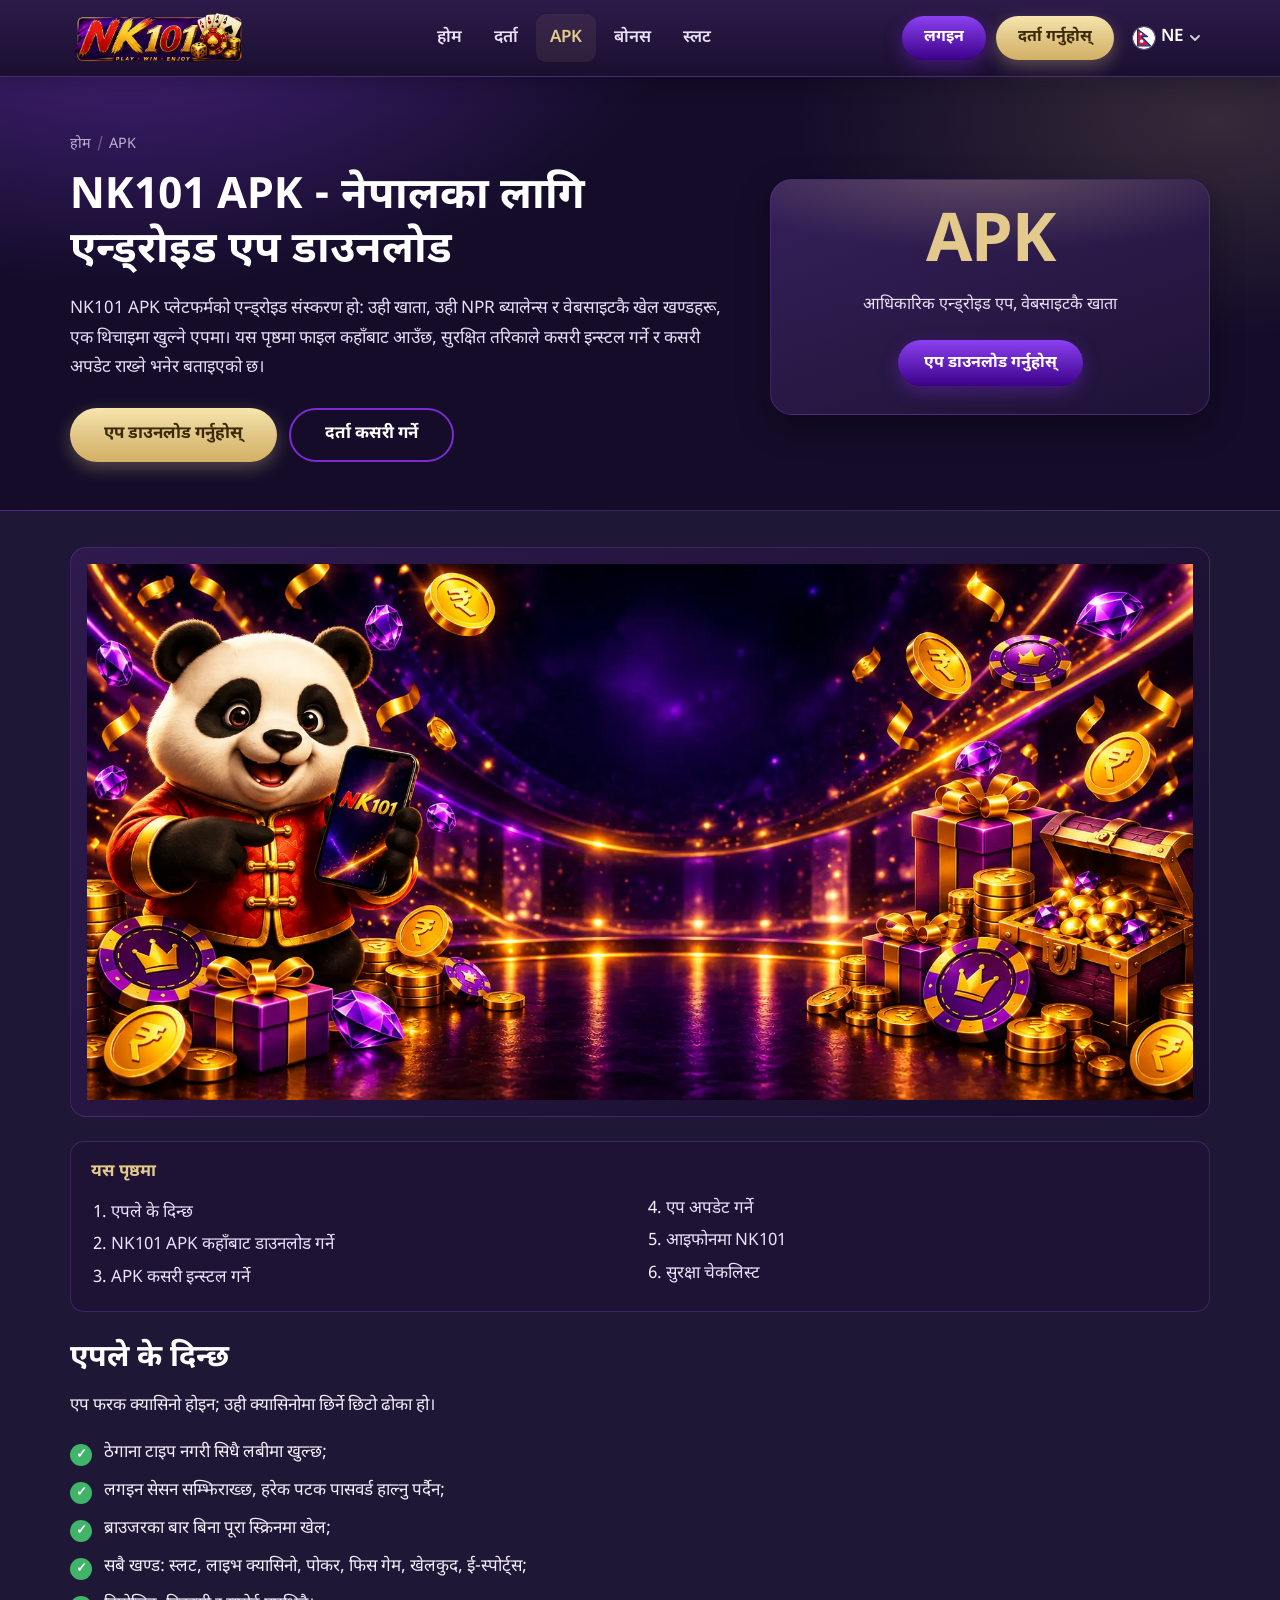
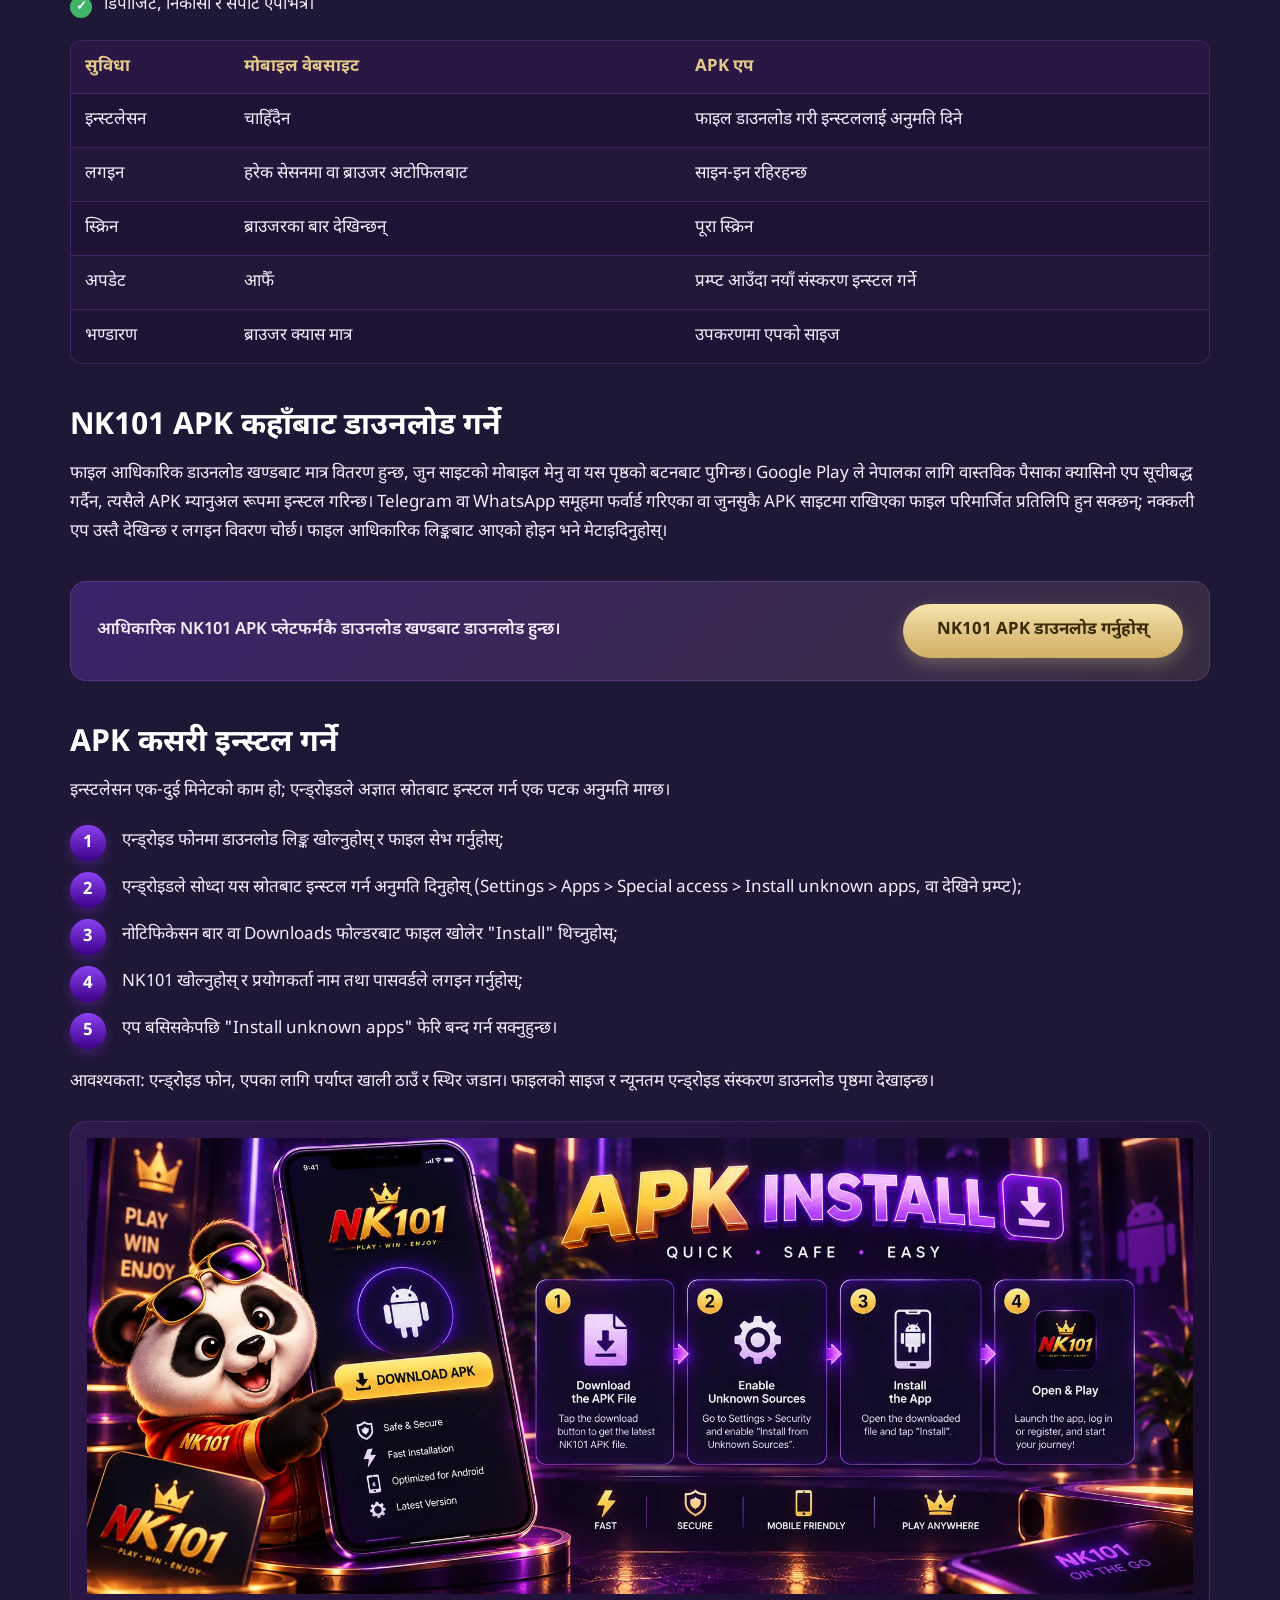
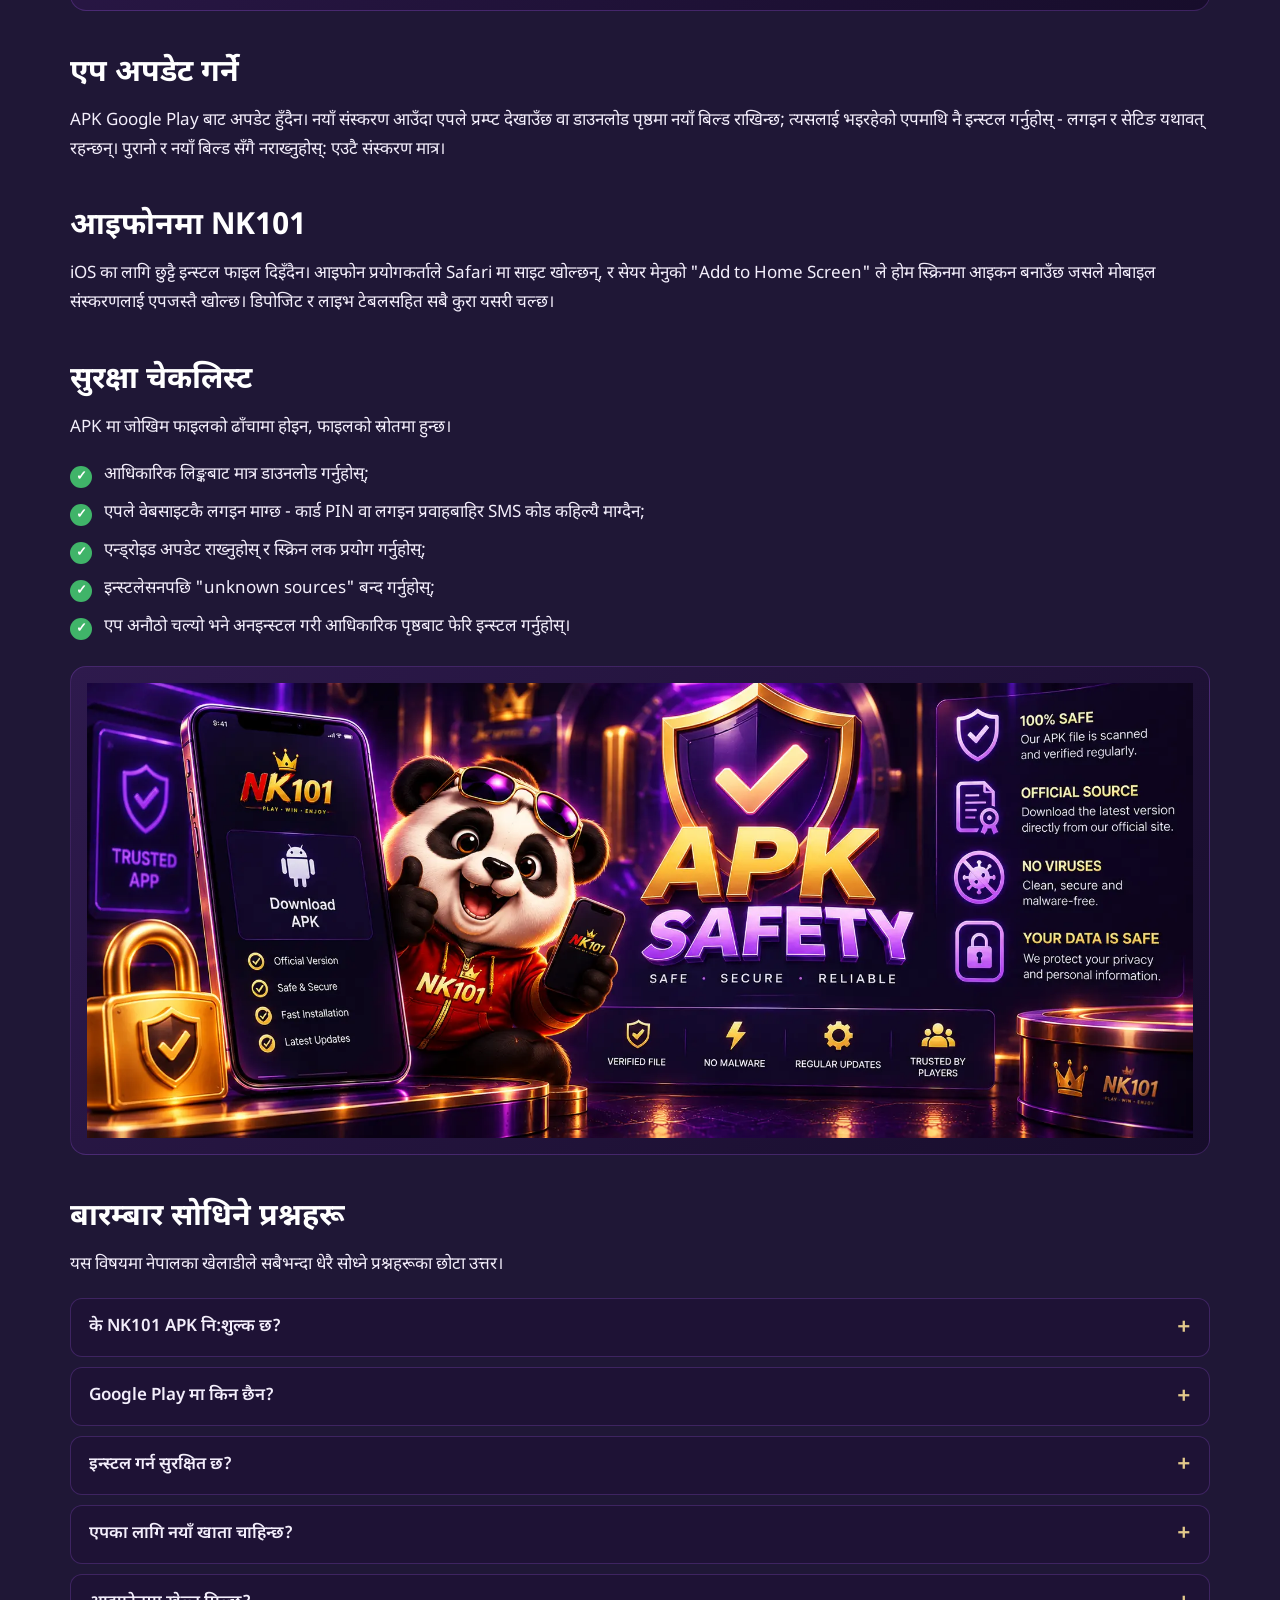
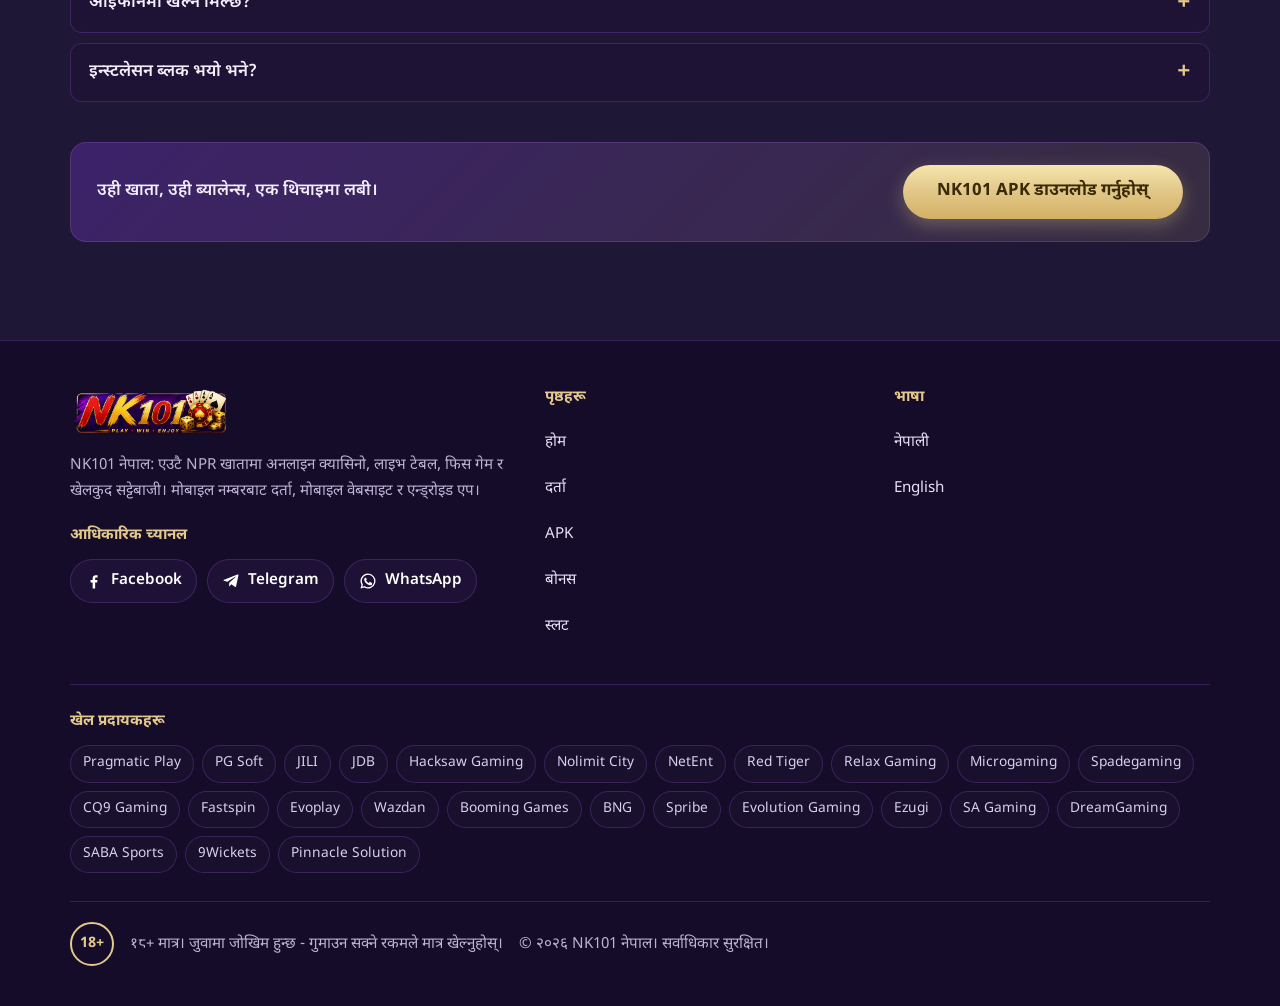
<file: apk/index.html>
<!DOCTYPE html>
<html lang="ne">
<head>
<meta charset="utf-8">
<meta name="viewport" content="width=device-width, initial-scale=1">
<title>NK101 APK - नेपालमा एन्ड्रोइड एप डाउनलोड</title>
<meta name="description" content="नेपालमा NK101 एन्ड्रोइड एप कसरी लिने: आधिकारिक APK कहाँबाट डाउनलोड हुन्छ, इन्स्टलेसनलाई कसरी अनुमति दिने, अपडेट कसरी हुन्छ र आइफोन प्रयोगकर्ताले के गर्ने।">
<link rel="canonical" href="https://nk101.onrender.com/apk/">
<link rel="alternate" hreflang="ne-NP" href="https://nk101.onrender.com/apk/">
<link rel="alternate" hreflang="en" href="https://nk101.onrender.com/en/apk/">
<link rel="alternate" hreflang="x-default" href="https://nk101.onrender.com/apk/">
<meta name="robots" content="index, follow, max-image-preview:large, max-snippet:-1">
<meta name="theme-color" content="#140c29">
<meta property="og:type" content="website">
<meta property="og:site_name" content="NK101 नेपाल">
<meta property="og:locale" content="ne_NP">
<meta property="og:locale:alternate" content="en_US">
<meta property="og:title" content="NK101 APK - नेपालमा एन्ड्रोइड एप डाउनलोड">
<meta property="og:description" content="नेपालमा NK101 एन्ड्रोइड एप कसरी लिने: आधिकारिक APK कहाँबाट डाउनलोड हुन्छ, इन्स्टलेसनलाई कसरी अनुमति दिने, अपडेट कसरी हुन्छ र आइफोन प्रयोगकर्ताले के गर्ने।">
<meta property="og:url" content="https://nk101.onrender.com/apk/">
<meta property="og:image" content="https://nk101.onrender.com/img/apk-hero.webp">
<meta name="twitter:card" content="summary_large_image">
<link rel="icon" href="/img/favicon.png" type="image/png" sizes="32x32">
<link rel="apple-touch-icon" href="/img/apple-touch-icon.png">
<link rel="preconnect" href="https://fonts.googleapis.com">
<link rel="preconnect" href="https://fonts.gstatic.com" crossorigin>
<link href="https://fonts.googleapis.com/css2?family=Noto+Sans+Devanagari:wght@400;600;700&display=swap" rel="stylesheet">
<link rel="stylesheet" href="/css/style.css">
<script type="application/ld+json">
{
 "@context": "https://schema.org",
 "@graph": [
  {
   "@type": "WebSite",
   "@id": "https://nk101.onrender.com/#website",
   "url": "https://nk101.onrender.com/",
   "name": "NK101 Nepal",
   "inLanguage": [
    "ne",
    "en"
   ],
   "publisher": {
    "@id": "https://nk101.onrender.com/#organization"
   }
  },
  {
   "@type": "Organization",
   "@id": "https://nk101.onrender.com/#organization",
   "name": "NK101",
   "url": "https://nk101.onrender.com/",
   "logo": {
    "@type": "ImageObject",
    "url": "https://nk101.onrender.com/img/nk101-logo.webp"
   },
   "sameAs": [
    "https://www.facebook.com/profile.php?id=61592459762964",
    "https://t.me/nk101channel",
    "https://www.whatsapp.com/channel/0029VbD0jE790x2sHs5jem3N"
   ]
  },
  {
   "@type": "WebPage",
   "@id": "https://nk101.onrender.com/apk/#webpage",
   "url": "https://nk101.onrender.com/apk/",
   "name": "NK101 APK - नेपालमा एन्ड्रोइड एप डाउनलोड",
   "description": "नेपालमा NK101 एन्ड्रोइड एप कसरी लिने: आधिकारिक APK कहाँबाट डाउनलोड हुन्छ, इन्स्टलेसनलाई कसरी अनुमति दिने, अपडेट कसरी हुन्छ र आइफोन प्रयोगकर्ताले के गर्ने।",
   "inLanguage": "ne-NP",
   "isPartOf": {
    "@id": "https://nk101.onrender.com/#website"
   },
   "primaryImageOfPage": {
    "@type": "ImageObject",
    "url": "https://nk101.onrender.com/img/apk-hero.webp"
   },
   "datePublished": "2026-09-21",
   "dateModified": "2026-09-21"
  },
  {
   "@type": "BreadcrumbList",
   "@id": "https://nk101.onrender.com/apk/#breadcrumb",
   "itemListElement": [
    {
     "@type": "ListItem",
     "position": 1,
     "name": "होम",
     "item": "https://nk101.onrender.com/"
    },
    {
     "@type": "ListItem",
     "position": 2,
     "name": "APK",
     "item": "https://nk101.onrender.com/apk/"
    }
   ]
  },
  {
   "@type": "FAQPage",
   "@id": "https://nk101.onrender.com/apk/#faq",
   "mainEntity": [
    {
     "@type": "Question",
     "name": "के NK101 APK नि:शुल्क छ?",
     "acceptedAnswer": {
      "@type": "Answer",
      "text": "हो। एपको कुनै मूल्य छैन र यसमा वेबसाइटकै खेलहरू छन्।"
     }
    },
    {
     "@type": "Question",
     "name": "Google Play मा किन छैन?",
     "acceptedAnswer": {
      "@type": "Answer",
      "text": "Google Play ले नेपालमा वास्तविक पैसाका जुवा एप वितरण गर्दैन, त्यसैले यो APK का रूपमा इन्स्टल हुन्छ।"
     }
    },
    {
     "@type": "Question",
     "name": "इन्स्टल गर्न सुरक्षित छ?",
     "acceptedAnswer": {
      "@type": "Answer",
      "text": "आधिकारिक स्रोतबाट डाउनलोड गर्दा सुरक्षित छ; च्याट वा अज्ञात साइटका फाइल परिवर्तन गरिएका हुन सक्छन्।"
     }
    },
    {
     "@type": "Question",
     "name": "एपका लागि नयाँ खाता चाहिन्छ?",
     "acceptedAnswer": {
      "@type": "Answer",
      "text": "चाहिँदैन। उही प्रयोगकर्ता नाम र पासवर्ड एप र साइट दुवैमा चल्छ।"
     }
    },
    {
     "@type": "Question",
     "name": "आइफोनमा खेल्न मिल्छ?",
     "acceptedAnswer": {
      "@type": "Answer",
      "text": "Safari मा मोबाइल वेबसाइटबाट मिल्छ; iOS फाइल दिइँदैन।"
     }
    },
    {
     "@type": "Question",
     "name": "इन्स्टलेसन ब्लक भयो भने?",
     "acceptedAnswer": {
      "@type": "Answer",
      "text": "एन्ड्रोइड सेटिङमा ब्राउजर वा फाइल म्यानेजरलाई इन्स्टल अनुमति दिनुहोस् र फाइल फेरि खोल्नुहोस्।"
     }
    }
   ]
  }
 ]
}
</script>
</head>
<body>
<a class="skip" href="#main">मुख्य सामग्रीमा जानुहोस्</a>
<header class="site-header">
  <div class="container header-inner">
    <a class="logo" href="/" aria-label="NK101"><img src="/img/nk101-logo.webp" width="192" height="60" alt="NK101" onerror="this.replaceWith(Object.assign(document.createElement('span'),{className:'logo-text',textContent:'NK101'}))"></a>
    <nav class="main-nav" id="main-nav" aria-label="मुख्य नेभिगेसन">
      <ul>
        <li><a href="/">होम</a></li>
        <li><a href="/register/">दर्ता</a></li>
        <li><a href="/apk/" aria-current="page">APK</a></li>
        <li><a href="/bonuses/">बोनस</a></li>
        <li><a href="/slots/">स्लट</a></li>
      </ul>
      <div class="nav-cta">
        <a class="btn btn-login" href="/go/" rel="nofollow">लगइन</a>
        <a class="btn btn-register" href="/go/" rel="nofollow">दर्ता गर्नुहोस्</a>
      </div>
    </nav>
    <div class="header-actions">
      <a class="btn btn-login" href="/go/" rel="nofollow">लगइन</a>
      <a class="btn btn-register" href="/go/" rel="nofollow">दर्ता गर्नुहोस्</a>
      <div class="lang">
        <button class="lang-btn" type="button" aria-haspopup="true" aria-expanded="false" aria-label="भाषा"><svg class="flag" viewBox="0 0 24 24" aria-hidden="true"><circle cx="12" cy="12" r="12" fill="#fff"/><path d="M5 2.5 16 10.6H9.3L19 20.5H5z" fill="#DC143C" stroke="#003893" stroke-width="1.3" stroke-linejoin="round"/><circle cx="8.6" cy="7.6" r="1.4" fill="#fff"/><circle cx="9.4" cy="15.6" r="1.9" fill="#fff"/></svg><span>NE</span><svg class="chev" viewBox="0 0 12 12" aria-hidden="true"><path d="M2 4l4 4 4-4" fill="none" stroke="currentColor" stroke-width="1.8" stroke-linecap="round" stroke-linejoin="round"/></svg></button>
        <ul class="lang-menu">
          <li><a href="/apk/" hreflang="ne-NP" lang="ne" aria-current="true"><svg class="flag" viewBox="0 0 24 24" aria-hidden="true"><circle cx="12" cy="12" r="12" fill="#fff"/><path d="M5 2.5 16 10.6H9.3L19 20.5H5z" fill="#DC143C" stroke="#003893" stroke-width="1.3" stroke-linejoin="round"/><circle cx="8.6" cy="7.6" r="1.4" fill="#fff"/><circle cx="9.4" cy="15.6" r="1.9" fill="#fff"/></svg><span>नेपाली</span></a></li>
          <li><a href="/en/apk/" hreflang="en" lang="en"><svg class="flag" viewBox="0 0 24 24" aria-hidden="true"><clipPath id="fc"><circle cx="12" cy="12" r="12"/></clipPath><g clip-path="url(#fc)"><rect width="24" height="24" fill="#fff"/><path d="M0 0h24v1.85H0zM0 3.7h24v1.85H0zM0 7.4h24v1.85H0zM0 11.1h24v1.85H0zM0 14.8h24v1.85H0zM0 18.5h24v1.85H0zM0 22.2h24V24H0z" fill="#B22234"/><rect width="10.5" height="12.95" fill="#3C3B6E"/><g fill="#fff"><circle cx="2" cy="2" r=".7"/><circle cx="5.2" cy="2" r=".7"/><circle cx="8.4" cy="2" r=".7"/><circle cx="3.6" cy="4.3" r=".7"/><circle cx="6.8" cy="4.3" r=".7"/><circle cx="2" cy="6.6" r=".7"/><circle cx="5.2" cy="6.6" r=".7"/><circle cx="8.4" cy="6.6" r=".7"/><circle cx="3.6" cy="8.9" r=".7"/><circle cx="6.8" cy="8.9" r=".7"/><circle cx="2" cy="11.2" r=".7"/><circle cx="5.2" cy="11.2" r=".7"/><circle cx="8.4" cy="11.2" r=".7"/></g></g></svg><span>English</span></a></li>
        </ul>
      </div>
      <button class="burger" type="button" aria-controls="main-nav" aria-expanded="false" aria-label="मेनु"><span></span></button>
    </div>
  </div>
</header>

<main id="main">
  <section class="hero">
    <div class="container hero-grid">
      <div class="hero-copy">
        <nav class="crumbs" aria-label="Breadcrumb"><ol><li><a href="/">होम</a></li><li aria-current="page">APK</li></ol></nav>
        <h1>NK101 APK - नेपालका लागि एन्ड्रोइड एप डाउनलोड</h1>
        <p class="lead">NK101 APK प्लेटफर्मको एन्ड्रोइड संस्करण हो: उही खाता, उही NPR ब्यालेन्स र वेबसाइटकै खेल खण्डहरू, एक थिचाइमा खुल्ने एपमा। यस पृष्ठमा फाइल कहाँबाट आउँछ, सुरक्षित तरिकाले कसरी इन्स्टल गर्ने र कसरी अपडेट राख्ने भनेर बताइएको छ।</p>
        <div class="hero-actions">
          <a class="btn btn-register btn-lg" href="/go/" rel="nofollow">एप डाउनलोड गर्नुहोस्</a>
          <a class="btn btn-outline btn-lg" href="/register/">दर्ता कसरी गर्ने</a>
        </div>
      </div>
      <aside class="hero-card" aria-label="आधिकारिक एन्ड्रोइड एप, वेबसाइटकै खाता">
        <div class="big">APK</div>
        <p class="small">आधिकारिक एन्ड्रोइड एप, वेबसाइटकै खाता</p>
        <a class="btn btn-login" href="/go/" rel="nofollow">एप डाउनलोड गर्नुहोस्</a>
      </aside>
    </div>
  </section>

  <div class="container content">
    <figure class="media media-hero"><img src="/img/apk-hero.webp" width="1200" height="600" alt="स्मार्टफोनमा NK101 एन्ड्रोइड एप" fetchpriority="high"></figure>
    <nav class="toc" aria-label="यस पृष्ठमा"><p class="toc-title">यस पृष्ठमा</p>
  <ol>
    <li><a href="#features">एपले के दिन्छ</a></li>
    <li><a href="#download">NK101 APK कहाँबाट डाउनलोड गर्ने</a></li>
    <li><a href="#install">APK कसरी इन्स्टल गर्ने</a></li>
    <li><a href="#updates">एप अपडेट गर्ने</a></li>
    <li><a href="#iphone">आइफोनमा NK101</a></li>
    <li><a href="#safety">सुरक्षा चेकलिस्ट</a></li>
  </ol>
</nav>

<section id="features">
<h2>एपले के दिन्छ</h2>
<p>एप फरक क्यासिनो होइन; उही क्यासिनोमा छिर्ने छिटो ढोका हो।</p>
<ul class="checks">
  <li>ठेगाना टाइप नगरी सिधै लबीमा खुल्छ;</li>
  <li>लगइन सेसन सम्झिराख्छ, हरेक पटक पासवर्ड हाल्नु पर्दैन;</li>
  <li>ब्राउजरका बार बिना पूरा स्क्रिनमा खेल;</li>
  <li>सबै खण्ड: स्लट, लाइभ क्यासिनो, पोकर, फिस गेम, खेलकुद, ई-स्पोर्ट्स;</li>
  <li>डिपोजिट, निकासी र सपोर्ट एपभित्रै।</li>
</ul>
<div class="table-wrap"><table>
  <thead><tr><th>सुविधा</th><th>मोबाइल वेबसाइट</th><th>APK एप</th></tr></thead>
  <tbody>
    <tr><td>इन्स्टलेसन</td><td>चाहिँदैन</td><td>फाइल डाउनलोड गरी इन्स्टललाई अनुमति दिने</td></tr>
    <tr><td>लगइन</td><td>हरेक सेसनमा वा ब्राउजर अटोफिलबाट</td><td>साइन-इन रहिरहन्छ</td></tr>
    <tr><td>स्क्रिन</td><td>ब्राउजरका बार देखिन्छन्</td><td>पूरा स्क्रिन</td></tr>
    <tr><td>अपडेट</td><td>आफैँ</td><td>प्रम्प्ट आउँदा नयाँ संस्करण इन्स्टल गर्ने</td></tr>
    <tr><td>भण्डारण</td><td>ब्राउजर क्यास मात्र</td><td>उपकरणमा एपको साइज</td></tr>
  </tbody>
</table></div>
</section>

<section id="download">
<h2>NK101 APK कहाँबाट डाउनलोड गर्ने</h2>
<p>फाइल आधिकारिक डाउनलोड खण्डबाट मात्र वितरण हुन्छ, जुन साइटको मोबाइल मेनु वा यस पृष्ठको बटनबाट पुगिन्छ। Google Play ले नेपालका लागि वास्तविक पैसाका क्यासिनो एप सूचीबद्ध गर्दैन, त्यसैले APK म्यानुअल रूपमा इन्स्टल गरिन्छ। Telegram वा WhatsApp समूहमा फर्वार्ड गरिएका वा जुनसुकै APK साइटमा राखिएका फाइल परिमार्जित प्रतिलिपि हुन सक्छन्; नक्कली एप उस्तै देखिन्छ र लगइन विवरण चोर्छ। फाइल आधिकारिक लिङ्कबाट आएको होइन भने मेटाइदिनुहोस्।</p>
</section>

<div class="cta-box"><p>आधिकारिक NK101 APK प्लेटफर्मकै डाउनलोड खण्डबाट डाउनलोड हुन्छ।</p><a class="btn btn-register btn-lg" href="/go/" rel="nofollow">NK101 APK डाउनलोड गर्नुहोस्</a></div>

<section id="install">
<h2>APK कसरी इन्स्टल गर्ने</h2>
<p>इन्स्टलेसन एक-दुई मिनेटको काम हो; एन्ड्रोइडले अज्ञात स्रोतबाट इन्स्टल गर्न एक पटक अनुमति माग्छ।</p>
<ol class="steps">
  <li>एन्ड्रोइड फोनमा डाउनलोड लिङ्क खोल्नुहोस् र फाइल सेभ गर्नुहोस्;</li>
  <li>एन्ड्रोइडले सोध्दा यस स्रोतबाट इन्स्टल गर्न अनुमति दिनुहोस् (Settings > Apps > Special access > Install unknown apps, वा देखिने प्रम्प्ट);</li>
  <li>नोटिफिकेसन बार वा Downloads फोल्डरबाट फाइल खोलेर &quot;Install&quot; थिच्नुहोस्;</li>
  <li>NK101 खोल्नुहोस् र प्रयोगकर्ता नाम तथा पासवर्डले लगइन गर्नुहोस्;</li>
  <li>एप बसिसकेपछि &quot;Install unknown apps&quot; फेरि बन्द गर्न सक्नुहुन्छ।</li>
</ol>
<p>आवश्यकता: एन्ड्रोइड फोन, एपका लागि पर्याप्त खाली ठाउँ र स्थिर जडान। फाइलको साइज र न्यूनतम एन्ड्रोइड संस्करण डाउनलोड पृष्ठमा देखाइन्छ।</p>
<figure class="media"><img src="/img/apk-install.webp" width="1024" height="440" alt="NK101 APK इन्स्टल गर्दै: अज्ञात स्रोतलाई अनुमति, फाइल खोल्ने, Install थिच्ने" loading="lazy"></figure>
</section>

<section id="updates">
<h2>एप अपडेट गर्ने</h2>
<p>APK Google Play बाट अपडेट हुँदैन। नयाँ संस्करण आउँदा एपले प्रम्प्ट देखाउँछ वा डाउनलोड पृष्ठमा नयाँ बिल्ड राखिन्छ; त्यसलाई भइरहेको एपमाथि नै इन्स्टल गर्नुहोस् - लगइन र सेटिङ यथावत् रहन्छन्। पुरानो र नयाँ बिल्ड सँगै नराख्नुहोस्: एउटै संस्करण मात्र।</p>
</section>

<section id="iphone">
<h2>आइफोनमा NK101</h2>
<p>iOS का लागि छुट्टै इन्स्टल फाइल दिइँदैन। आइफोन प्रयोगकर्ताले Safari मा साइट खोल्छन्, र सेयर मेनुको "Add to Home Screen" ले होम स्क्रिनमा आइकन बनाउँछ जसले मोबाइल संस्करणलाई एपजस्तै खोल्छ। डिपोजिट र लाइभ टेबलसहित सबै कुरा यसरी चल्छ।</p>
</section>

<section id="safety">
<h2>सुरक्षा चेकलिस्ट</h2>
<p>APK मा जोखिम फाइलको ढाँचामा होइन, फाइलको स्रोतमा हुन्छ।</p>
<ul class="checks">
  <li>आधिकारिक लिङ्कबाट मात्र डाउनलोड गर्नुहोस्;</li>
  <li>एपले वेबसाइटकै लगइन माग्छ - कार्ड PIN वा लगइन प्रवाहबाहिर SMS कोड कहिल्यै माग्दैन;</li>
  <li>एन्ड्रोइड अपडेट राख्नुहोस् र स्क्रिन लक प्रयोग गर्नुहोस्;</li>
  <li>इन्स्टलेसनपछि &quot;unknown sources&quot; बन्द गर्नुहोस्;</li>
  <li>एप अनौठो चल्यो भने अनइन्स्टल गरी आधिकारिक पृष्ठबाट फेरि इन्स्टल गर्नुहोस्।</li>
</ul>
<figure class="media"><img src="/img/apk-safety.webp" width="1024" height="440" alt="NK101 APK सुरक्षा: आधिकारिक स्रोत, स्क्रिन लक, unknown sources बन्द" loading="lazy"></figure>
</section>

    <section id="faq" class="faq">
      <h2>बारम्बार सोधिने प्रश्नहरू</h2>
      <p>यस विषयमा नेपालका खेलाडीले सबैभन्दा धेरै सोध्ने प्रश्नहरूका छोटा उत्तर।</p>
      <details><summary>के NK101 APK नि:शुल्क छ?</summary><p>हो। एपको कुनै मूल्य छैन र यसमा वेबसाइटकै खेलहरू छन्।</p></details>
<details><summary>Google Play मा किन छैन?</summary><p>Google Play ले नेपालमा वास्तविक पैसाका जुवा एप वितरण गर्दैन, त्यसैले यो APK का रूपमा इन्स्टल हुन्छ।</p></details>
<details><summary>इन्स्टल गर्न सुरक्षित छ?</summary><p>आधिकारिक स्रोतबाट डाउनलोड गर्दा सुरक्षित छ; च्याट वा अज्ञात साइटका फाइल परिवर्तन गरिएका हुन सक्छन्।</p></details>
<details><summary>एपका लागि नयाँ खाता चाहिन्छ?</summary><p>चाहिँदैन। उही प्रयोगकर्ता नाम र पासवर्ड एप र साइट दुवैमा चल्छ।</p></details>
<details><summary>आइफोनमा खेल्न मिल्छ?</summary><p>Safari मा मोबाइल वेबसाइटबाट मिल्छ; iOS फाइल दिइँदैन।</p></details>
<details><summary>इन्स्टलेसन ब्लक भयो भने?</summary><p>एन्ड्रोइड सेटिङमा ब्राउजर वा फाइल म्यानेजरलाई इन्स्टल अनुमति दिनुहोस् र फाइल फेरि खोल्नुहोस्।</p></details>
    </section>
    <div class="cta-box cta-end"><p>उही खाता, उही ब्यालेन्स, एक थिचाइमा लबी।</p><a class="btn btn-register btn-lg" href="/go/" rel="nofollow">NK101 APK डाउनलोड गर्नुहोस्</a></div>
  </div>
</main>

<footer class="site-footer">
  <div class="container">
    <div class="footer-top">
      <div class="footer-brand">
        <img src="/img/nk101-logo.webp" width="160" height="50" alt="NK101" loading="lazy" onerror="this.replaceWith(Object.assign(document.createElement('span'),{className:'logo-text',textContent:'NK101'}))">
        <p>NK101 नेपाल: एउटै NPR खातामा अनलाइन क्यासिनो, लाइभ टेबल, फिस गेम र खेलकुद सट्टेबाजी। मोबाइल नम्बरबाट दर्ता, मोबाइल वेबसाइट र एन्ड्रोइड एप।</p>
        <p class="footer-h">आधिकारिक च्यानल</p>
        <div class="socials">
          <a href="https://www.facebook.com/profile.php?id=61592459762964" target="_blank" rel="nofollow noopener"><svg viewBox="0 0 24 24" fill="currentColor" aria-hidden="true"><path d="M13.5 22v-8h2.7l.4-3.2h-3.1V8.8c0-.9.3-1.6 1.6-1.6h1.7V4.4c-.3 0-1.3-.1-2.5-.1-2.5 0-4.1 1.5-4.1 4.2v2.3H7.4V14h2.8v8h3.3z"/></svg><span>Facebook</span></a>
          <a href="https://t.me/nk101channel" target="_blank" rel="nofollow noopener"><svg viewBox="0 0 24 24" fill="currentColor" aria-hidden="true"><path d="M21.9 4.6 18.8 19c-.2 1-.9 1.3-1.7.8l-4.6-3.4-2.2 2.1c-.3.3-.5.5-.9.5l.3-4.7 8.5-7.7c.4-.3-.1-.5-.6-.2L7.1 13.1 2.6 11.7c-1-.3-1-1 .2-1.4l17.8-6.9c.8-.3 1.5.2 1.3 1.2z"/></svg><span>Telegram</span></a>
          <a href="https://www.whatsapp.com/channel/0029VbD0jE790x2sHs5jem3N" target="_blank" rel="nofollow noopener"><svg viewBox="0 0 24 24" fill="currentColor" aria-hidden="true"><path d="M12 2a10 10 0 0 0-8.6 15.1L2 22l5-1.3A10 10 0 1 0 12 2zm0 18.2a8.2 8.2 0 0 1-4.2-1.2l-.3-.2-3 .8.8-2.9-.2-.3A8.2 8.2 0 1 1 12 20.2zm4.5-6.1c-.2-.1-1.5-.7-1.7-.8-.2-.1-.4-.1-.6.1l-.8 1c-.1.2-.3.2-.5.1a6.7 6.7 0 0 1-3.3-2.9c-.3-.4.2-.4.7-1.3.1-.2 0-.3 0-.5l-.8-1.8c-.2-.5-.4-.4-.6-.4h-.5a1 1 0 0 0-.7.3 3 3 0 0 0-.9 2.2 5.2 5.2 0 0 0 1.1 2.8c.1.2 1.9 2.9 4.6 4.1 1.7.7 2.4.8 3.2.7.5-.1 1.5-.6 1.7-1.2.2-.6.2-1.1.2-1.2-.1-.1-.3-.2-.5-.3z"/></svg><span>WhatsApp</span></a>
        </div>
      </div>
      <div class="footer-links">
        <p class="footer-h">पृष्ठहरू</p>
        <ul>
          <li><a href="/">होम</a></li>
          <li><a href="/register/">दर्ता</a></li>
          <li><a href="/apk/">APK</a></li>
          <li><a href="/bonuses/">बोनस</a></li>
          <li><a href="/slots/">स्लट</a></li>
        </ul>
      </div>
      <div class="footer-links">
        <p class="footer-h">भाषा</p>
        <ul>
          <li><a href="/apk/" hreflang="ne-NP" lang="ne">नेपाली</a></li>
          <li><a href="/en/apk/" hreflang="en" lang="en">English</a></li>
        </ul>
      </div>
    </div>
    <div class="providers">
      <p class="footer-h">खेल प्रदायकहरू</p>
      <ul class="chips"><li>Pragmatic Play</li><li>PG Soft</li><li>JILI</li><li>JDB</li><li>Hacksaw Gaming</li><li>Nolimit City</li><li>NetEnt</li><li>Red Tiger</li><li>Relax Gaming</li><li>Microgaming</li><li>Spadegaming</li><li>CQ9 Gaming</li><li>Fastspin</li><li>Evoplay</li><li>Wazdan</li><li>Booming Games</li><li>BNG</li><li>Spribe</li><li>Evolution Gaming</li><li>Ezugi</li><li>SA Gaming</li><li>DreamGaming</li><li>SABA Sports</li><li>9Wickets</li><li>Pinnacle Solution</li></ul>
    </div>
    <div class="footer-bottom">
      <span class="age" aria-hidden="true">18+</span>
      <p>१८+ मात्र। जुवामा जोखिम हुन्छ - गुमाउन सक्ने रकमले मात्र खेल्नुहोस्।</p>
      <p>© २०२६ NK101 नेपाल। सर्वाधिकार सुरक्षित।</p>
    </div>
  </div>
</footer>

<div class="sticky-cta">
  <a class="btn btn-login" href="/go/" rel="nofollow">लगइन</a>
  <a class="btn btn-register" href="/go/" rel="nofollow">दर्ता गर्नुहोस्</a>
</div>
<script src="/js/main.js" defer></script>
</body>
</html>
</file>
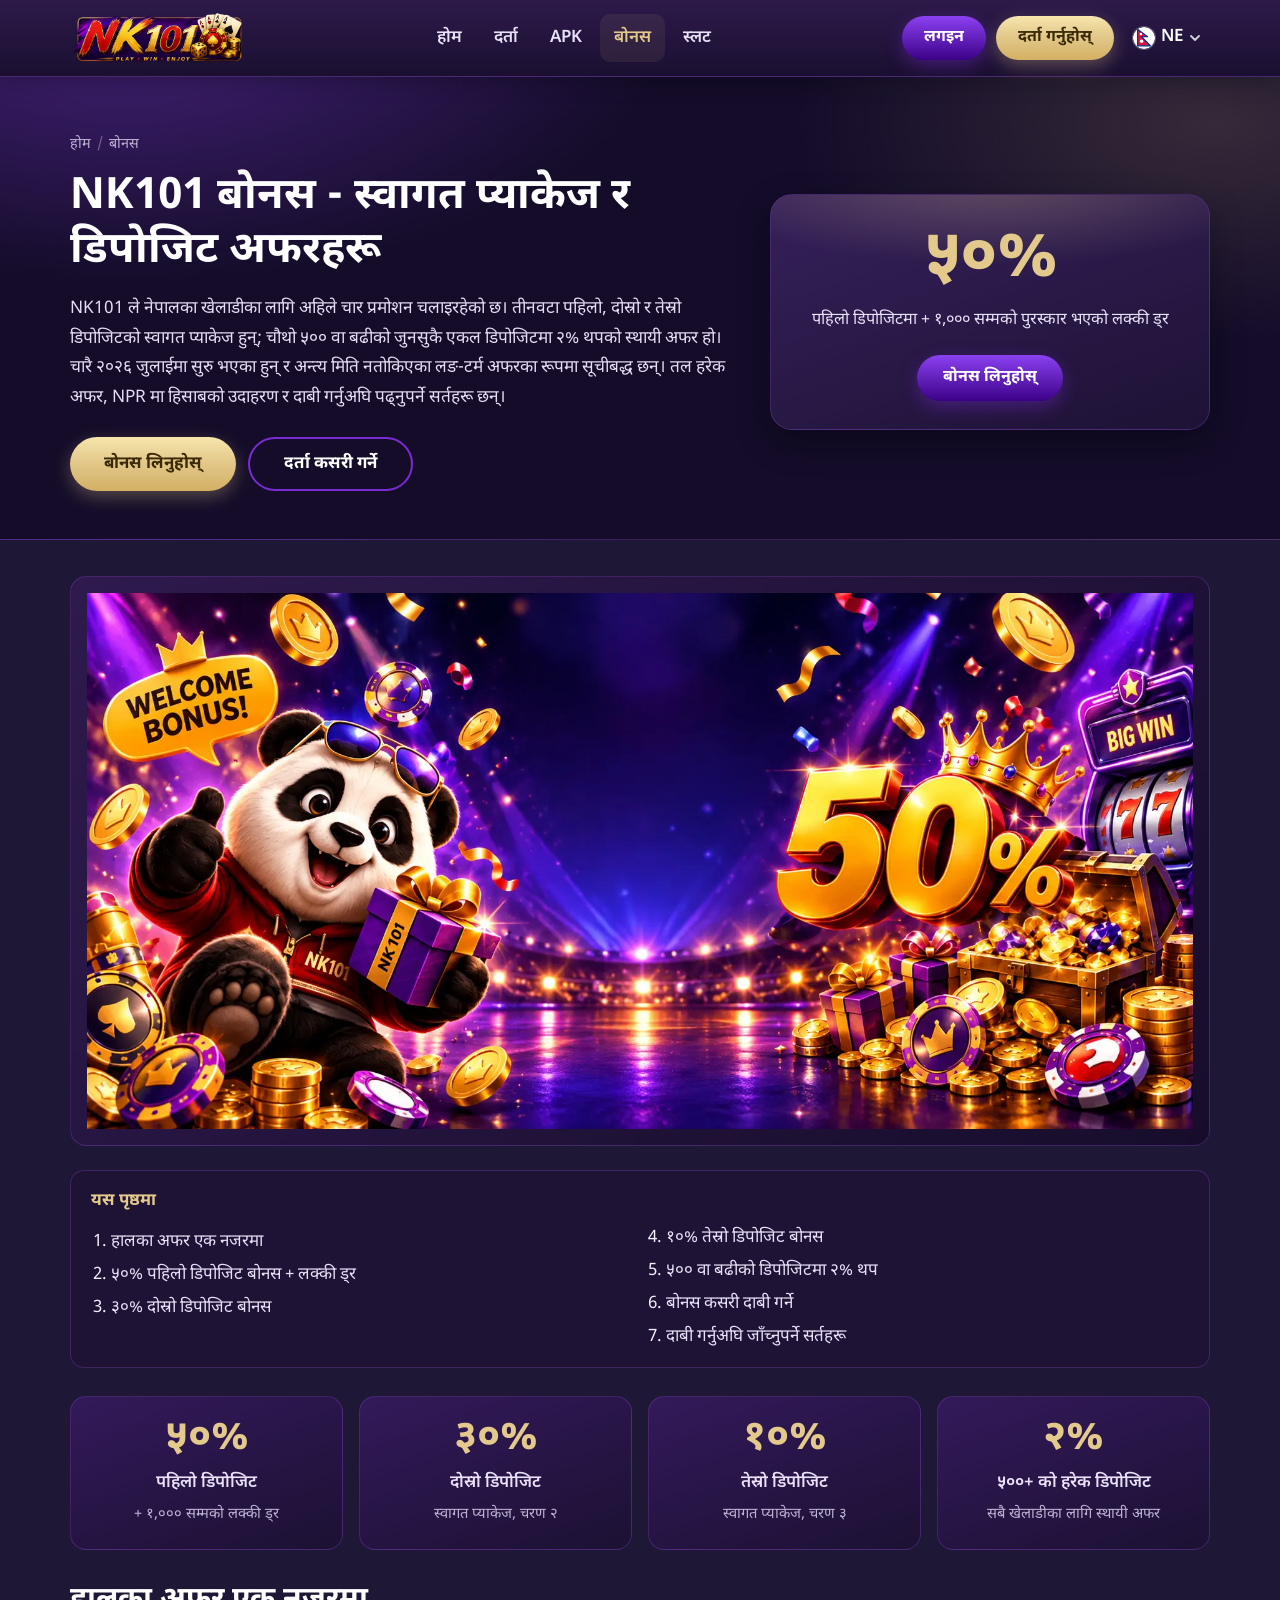
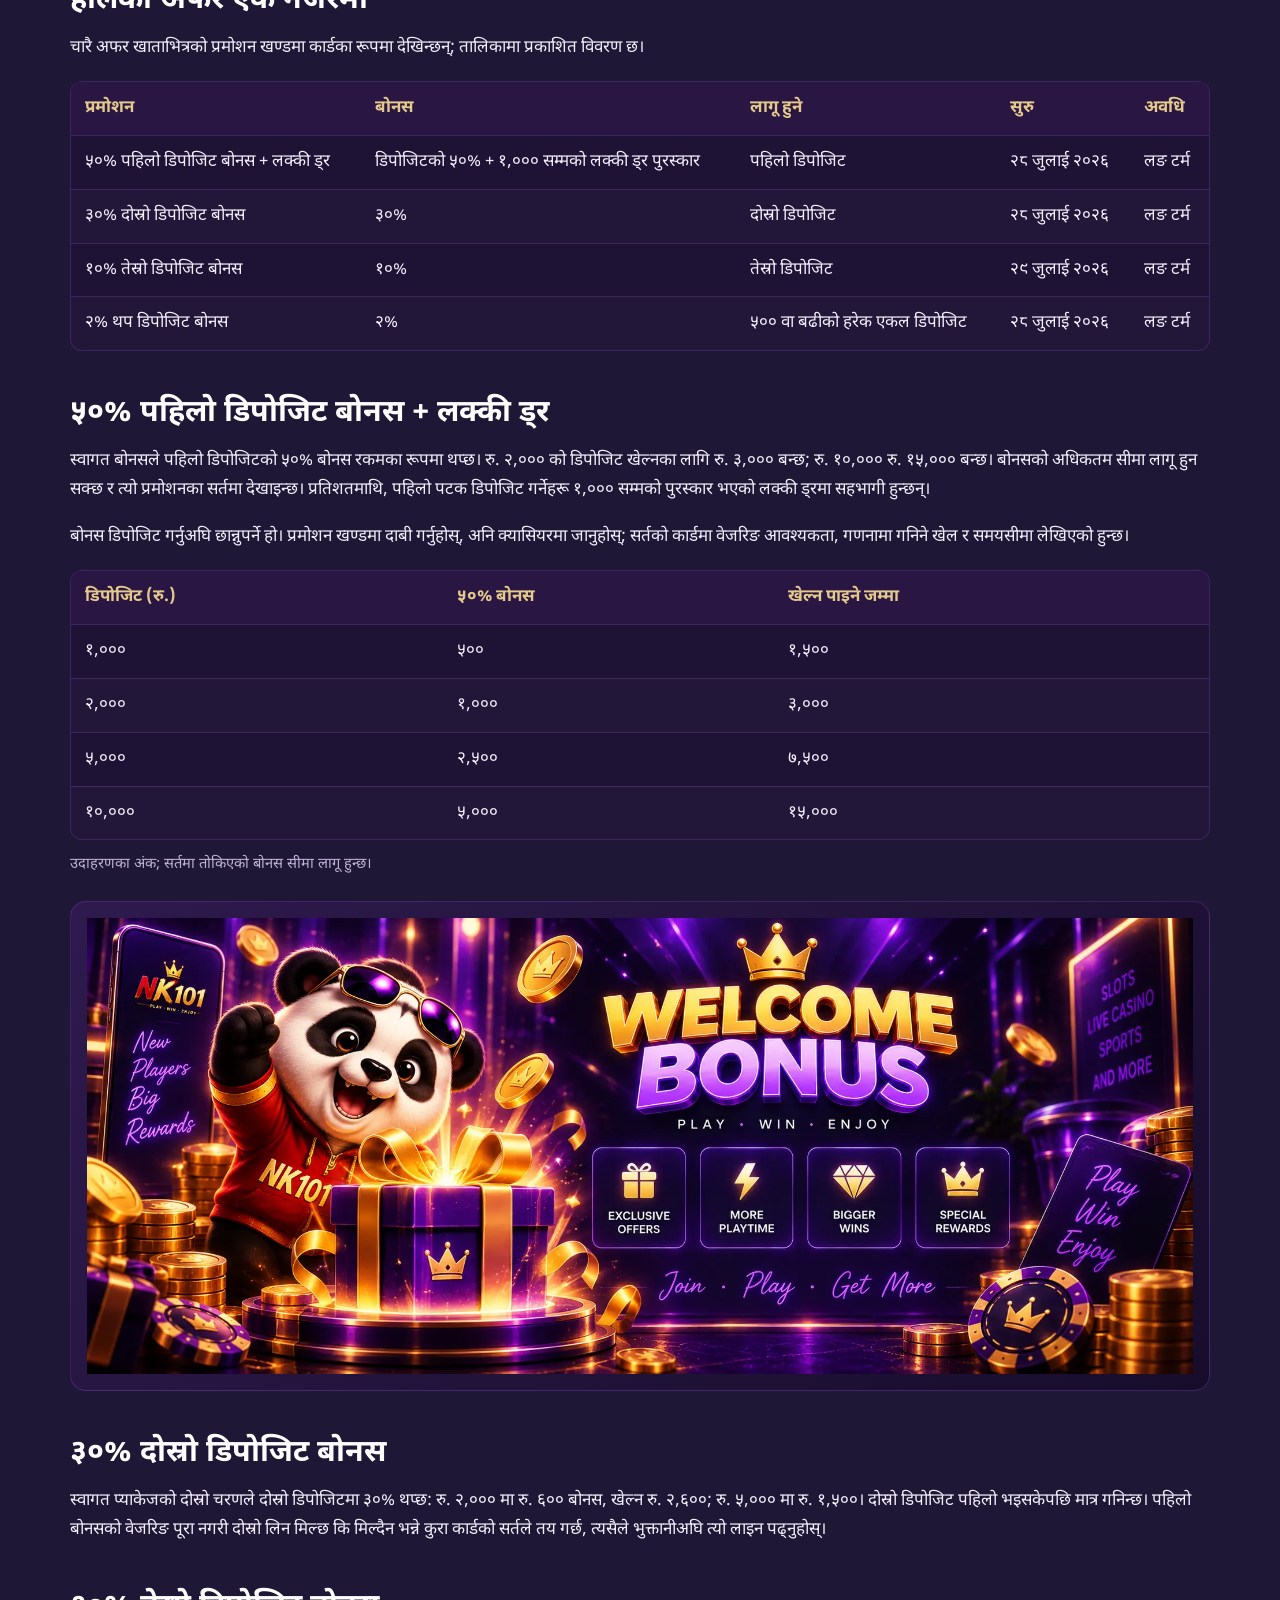
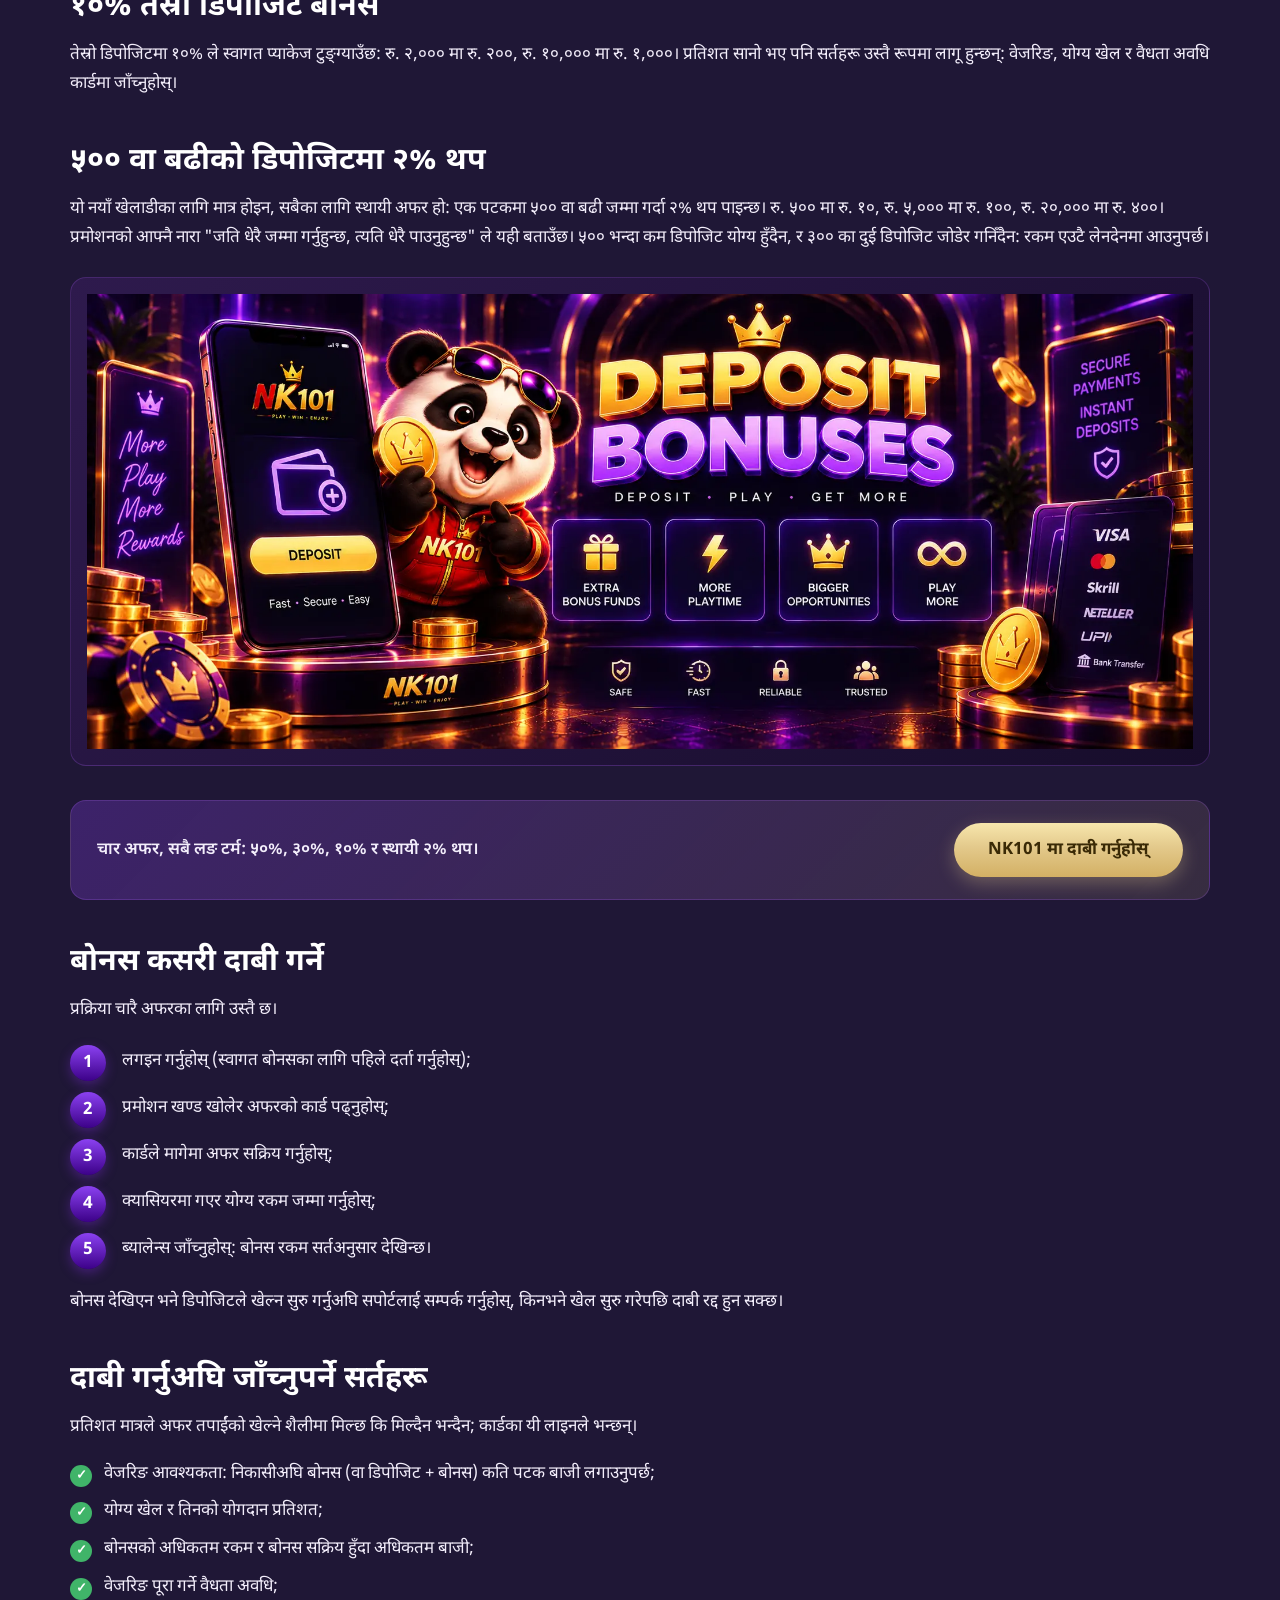
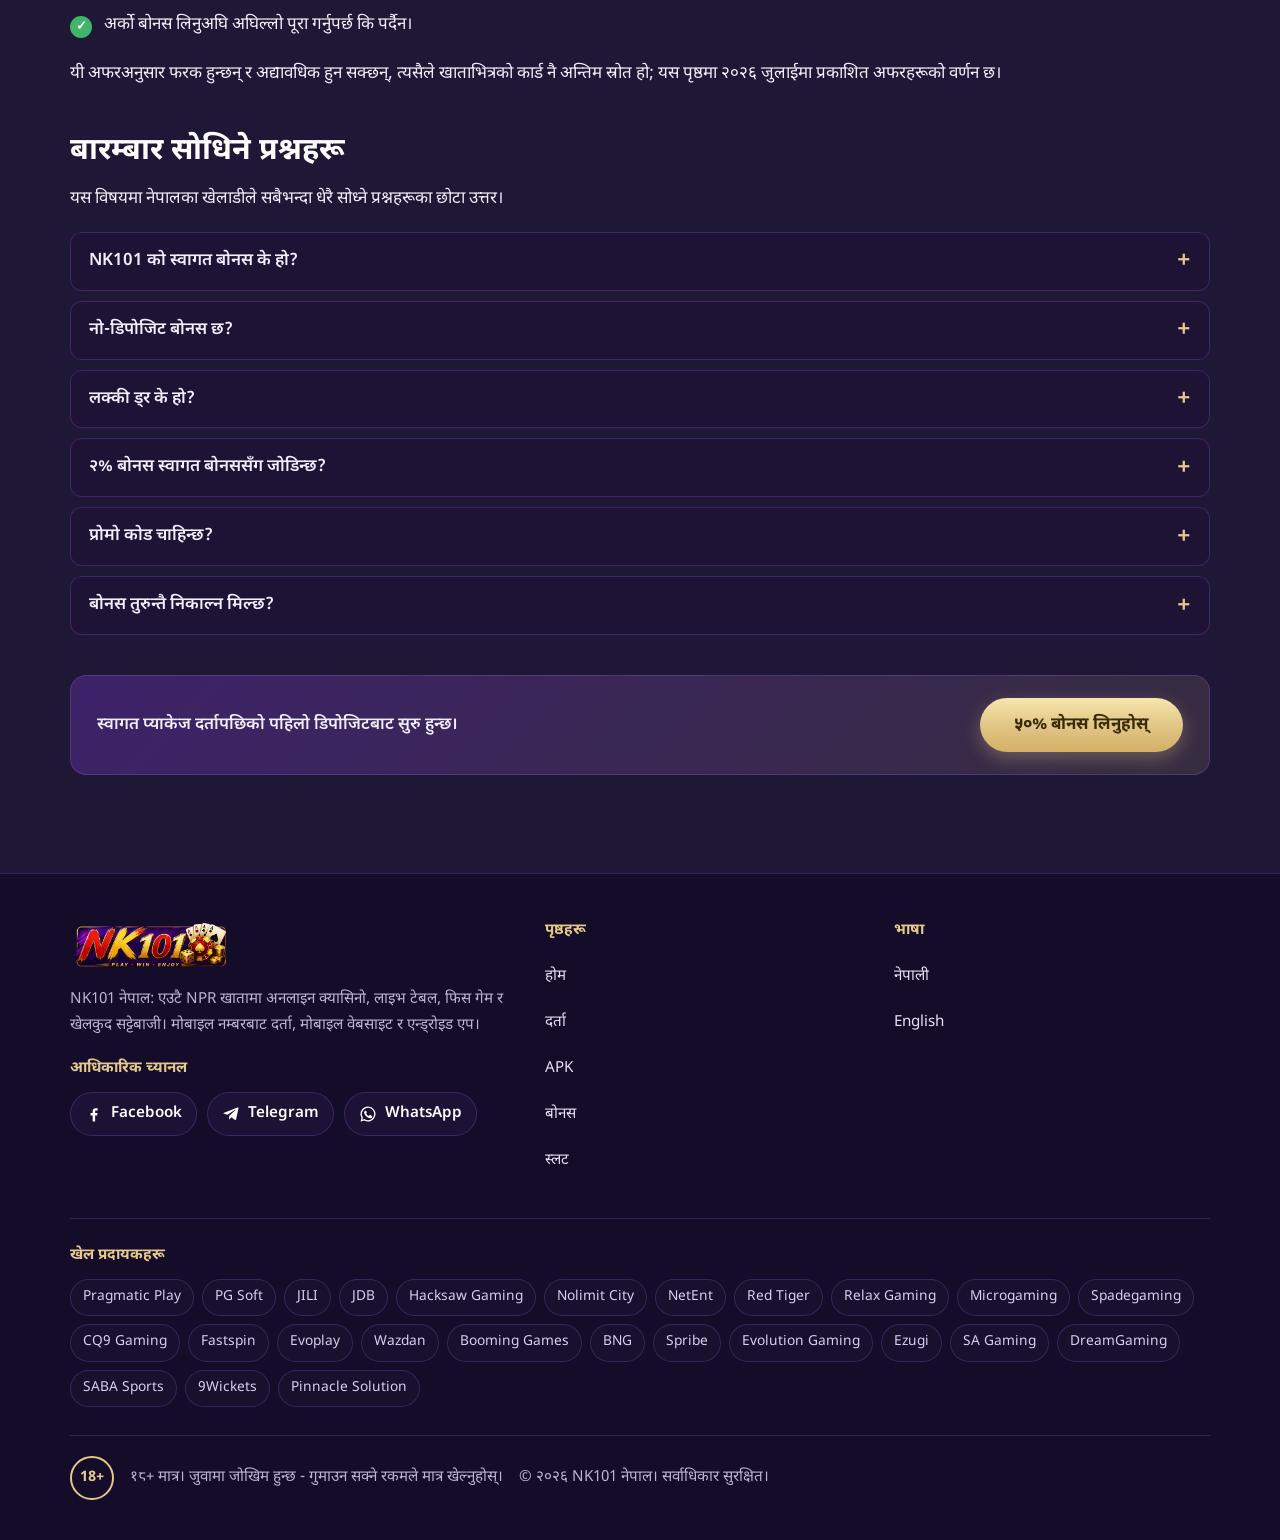
<file: bonuses/index.html>
<!DOCTYPE html>
<html lang="ne">
<head>
<meta charset="utf-8">
<meta name="viewport" content="width=device-width, initial-scale=1">
<title>NK101 बोनस - ५०% स्वागत बोनस र डिपोजिट अफरहरू</title>
<meta name="description" content="नेपालका लागि NK101 का हालका प्रमोशन: लक्की ड्रसहित ५०% पहिलो डिपोजिट बोनस, दोस्रो डिपोजिटमा ३०%, तेस्रोमा १०% र ५०० वा बढीको एकल डिपोजिटमा २% थप, साथै सर्तमा के जाँच्ने।">
<link rel="canonical" href="https://nk101.onrender.com/bonuses/">
<link rel="alternate" hreflang="ne-NP" href="https://nk101.onrender.com/bonuses/">
<link rel="alternate" hreflang="en" href="https://nk101.onrender.com/en/bonuses/">
<link rel="alternate" hreflang="x-default" href="https://nk101.onrender.com/bonuses/">
<meta name="robots" content="index, follow, max-image-preview:large, max-snippet:-1">
<meta name="theme-color" content="#140c29">
<meta property="og:type" content="website">
<meta property="og:site_name" content="NK101 नेपाल">
<meta property="og:locale" content="ne_NP">
<meta property="og:locale:alternate" content="en_US">
<meta property="og:title" content="NK101 बोनस - ५०% स्वागत बोनस र डिपोजिट अफरहरू">
<meta property="og:description" content="नेपालका लागि NK101 का हालका प्रमोशन: लक्की ड्रसहित ५०% पहिलो डिपोजिट बोनस, दोस्रो डिपोजिटमा ३०%, तेस्रोमा १०% र ५०० वा बढीको एकल डिपोजिटमा २% थप, साथै सर्तमा के जाँच्ने।">
<meta property="og:url" content="https://nk101.onrender.com/bonuses/">
<meta property="og:image" content="https://nk101.onrender.com/img/bonuses-hero.webp">
<meta name="twitter:card" content="summary_large_image">
<link rel="icon" href="/img/favicon.png" type="image/png" sizes="32x32">
<link rel="apple-touch-icon" href="/img/apple-touch-icon.png">
<link rel="preconnect" href="https://fonts.googleapis.com">
<link rel="preconnect" href="https://fonts.gstatic.com" crossorigin>
<link href="https://fonts.googleapis.com/css2?family=Noto+Sans+Devanagari:wght@400;600;700&display=swap" rel="stylesheet">
<link rel="stylesheet" href="/css/style.css">
<script type="application/ld+json">
{
 "@context": "https://schema.org",
 "@graph": [
  {
   "@type": "WebSite",
   "@id": "https://nk101.onrender.com/#website",
   "url": "https://nk101.onrender.com/",
   "name": "NK101 Nepal",
   "inLanguage": [
    "ne",
    "en"
   ],
   "publisher": {
    "@id": "https://nk101.onrender.com/#organization"
   }
  },
  {
   "@type": "Organization",
   "@id": "https://nk101.onrender.com/#organization",
   "name": "NK101",
   "url": "https://nk101.onrender.com/",
   "logo": {
    "@type": "ImageObject",
    "url": "https://nk101.onrender.com/img/nk101-logo.webp"
   },
   "sameAs": [
    "https://www.facebook.com/profile.php?id=61592459762964",
    "https://t.me/nk101channel",
    "https://www.whatsapp.com/channel/0029VbD0jE790x2sHs5jem3N"
   ]
  },
  {
   "@type": "WebPage",
   "@id": "https://nk101.onrender.com/bonuses/#webpage",
   "url": "https://nk101.onrender.com/bonuses/",
   "name": "NK101 बोनस - ५०% स्वागत बोनस र डिपोजिट अफरहरू",
   "description": "नेपालका लागि NK101 का हालका प्रमोशन: लक्की ड्रसहित ५०% पहिलो डिपोजिट बोनस, दोस्रो डिपोजिटमा ३०%, तेस्रोमा १०% र ५०० वा बढीको एकल डिपोजिटमा २% थप, साथै सर्तमा के जाँच्ने।",
   "inLanguage": "ne-NP",
   "isPartOf": {
    "@id": "https://nk101.onrender.com/#website"
   },
   "primaryImageOfPage": {
    "@type": "ImageObject",
    "url": "https://nk101.onrender.com/img/bonuses-hero.webp"
   },
   "datePublished": "2026-09-21",
   "dateModified": "2026-09-21"
  },
  {
   "@type": "BreadcrumbList",
   "@id": "https://nk101.onrender.com/bonuses/#breadcrumb",
   "itemListElement": [
    {
     "@type": "ListItem",
     "position": 1,
     "name": "होम",
     "item": "https://nk101.onrender.com/"
    },
    {
     "@type": "ListItem",
     "position": 2,
     "name": "बोनस",
     "item": "https://nk101.onrender.com/bonuses/"
    }
   ]
  },
  {
   "@type": "FAQPage",
   "@id": "https://nk101.onrender.com/bonuses/#faq",
   "mainEntity": [
    {
     "@type": "Question",
     "name": "NK101 को स्वागत बोनस के हो?",
     "acceptedAnswer": {
      "@type": "Answer",
      "text": "पहिलो डिपोजिटमा ५०% + १,००० सम्मको पुरस्कार भएको लक्की ड्र, त्यसपछि दोस्रो र तेस्रो डिपोजिटमा ३०% र १०%।"
     }
    },
    {
     "@type": "Question",
     "name": "नो-डिपोजिट बोनस छ?",
     "acceptedAnswer": {
      "@type": "Answer",
      "text": "प्रकाशित चारै अफरलाई डिपोजिट चाहिन्छ; अहिले नो-डिपोजिट बोनस सूचीमा छैन।"
     }
    },
    {
     "@type": "Question",
     "name": "लक्की ड्र के हो?",
     "acceptedAnswer": {
      "@type": "Answer",
      "text": "पहिलो पटक डिपोजिट गर्नेहरूका लागि १,००० सम्मको पुरस्कार भएको ड्र, ५०% बोनसमाथि थप।"
     }
    },
    {
     "@type": "Question",
     "name": "२% बोनस स्वागत बोनससँग जोडिन्छ?",
     "acceptedAnswer": {
      "@type": "Answer",
      "text": "२% ५०० वा बढीको एकल डिपोजिटका लागि छुट्टै प्रमोशन हो; दुवै सँगै लागू हुन्छन् कि हुँदैनन् भन्ने कार्डका सर्तमा लेखिएको हुन्छ।"
     }
    },
    {
     "@type": "Question",
     "name": "प्रोमो कोड चाहिन्छ?",
     "acceptedAnswer": {
      "@type": "Answer",
      "text": "प्रकाशित अफरमा कोड देखाइएको छैन; तिनीहरू प्रमोशन खण्डबाट सक्रिय हुन्छन्।"
     }
    },
    {
     "@type": "Question",
     "name": "बोनस तुरुन्तै निकाल्न मिल्छ?",
     "acceptedAnswer": {
      "@type": "Answer",
      "text": "मिल्दैन। पहिले वेजरिङ आवश्यकता पूरा गर्नुपर्छ।"
     }
    }
   ]
  }
 ]
}
</script>
</head>
<body>
<a class="skip" href="#main">मुख्य सामग्रीमा जानुहोस्</a>
<header class="site-header">
  <div class="container header-inner">
    <a class="logo" href="/" aria-label="NK101"><img src="/img/nk101-logo.webp" width="192" height="60" alt="NK101" onerror="this.replaceWith(Object.assign(document.createElement('span'),{className:'logo-text',textContent:'NK101'}))"></a>
    <nav class="main-nav" id="main-nav" aria-label="मुख्य नेभिगेसन">
      <ul>
        <li><a href="/">होम</a></li>
        <li><a href="/register/">दर्ता</a></li>
        <li><a href="/apk/">APK</a></li>
        <li><a href="/bonuses/" aria-current="page">बोनस</a></li>
        <li><a href="/slots/">स्लट</a></li>
      </ul>
      <div class="nav-cta">
        <a class="btn btn-login" href="/go/" rel="nofollow">लगइन</a>
        <a class="btn btn-register" href="/go/" rel="nofollow">दर्ता गर्नुहोस्</a>
      </div>
    </nav>
    <div class="header-actions">
      <a class="btn btn-login" href="/go/" rel="nofollow">लगइन</a>
      <a class="btn btn-register" href="/go/" rel="nofollow">दर्ता गर्नुहोस्</a>
      <div class="lang">
        <button class="lang-btn" type="button" aria-haspopup="true" aria-expanded="false" aria-label="भाषा"><svg class="flag" viewBox="0 0 24 24" aria-hidden="true"><circle cx="12" cy="12" r="12" fill="#fff"/><path d="M5 2.5 16 10.6H9.3L19 20.5H5z" fill="#DC143C" stroke="#003893" stroke-width="1.3" stroke-linejoin="round"/><circle cx="8.6" cy="7.6" r="1.4" fill="#fff"/><circle cx="9.4" cy="15.6" r="1.9" fill="#fff"/></svg><span>NE</span><svg class="chev" viewBox="0 0 12 12" aria-hidden="true"><path d="M2 4l4 4 4-4" fill="none" stroke="currentColor" stroke-width="1.8" stroke-linecap="round" stroke-linejoin="round"/></svg></button>
        <ul class="lang-menu">
          <li><a href="/bonuses/" hreflang="ne-NP" lang="ne" aria-current="true"><svg class="flag" viewBox="0 0 24 24" aria-hidden="true"><circle cx="12" cy="12" r="12" fill="#fff"/><path d="M5 2.5 16 10.6H9.3L19 20.5H5z" fill="#DC143C" stroke="#003893" stroke-width="1.3" stroke-linejoin="round"/><circle cx="8.6" cy="7.6" r="1.4" fill="#fff"/><circle cx="9.4" cy="15.6" r="1.9" fill="#fff"/></svg><span>नेपाली</span></a></li>
          <li><a href="/en/bonuses/" hreflang="en" lang="en"><svg class="flag" viewBox="0 0 24 24" aria-hidden="true"><clipPath id="fc"><circle cx="12" cy="12" r="12"/></clipPath><g clip-path="url(#fc)"><rect width="24" height="24" fill="#fff"/><path d="M0 0h24v1.85H0zM0 3.7h24v1.85H0zM0 7.4h24v1.85H0zM0 11.1h24v1.85H0zM0 14.8h24v1.85H0zM0 18.5h24v1.85H0zM0 22.2h24V24H0z" fill="#B22234"/><rect width="10.5" height="12.95" fill="#3C3B6E"/><g fill="#fff"><circle cx="2" cy="2" r=".7"/><circle cx="5.2" cy="2" r=".7"/><circle cx="8.4" cy="2" r=".7"/><circle cx="3.6" cy="4.3" r=".7"/><circle cx="6.8" cy="4.3" r=".7"/><circle cx="2" cy="6.6" r=".7"/><circle cx="5.2" cy="6.6" r=".7"/><circle cx="8.4" cy="6.6" r=".7"/><circle cx="3.6" cy="8.9" r=".7"/><circle cx="6.8" cy="8.9" r=".7"/><circle cx="2" cy="11.2" r=".7"/><circle cx="5.2" cy="11.2" r=".7"/><circle cx="8.4" cy="11.2" r=".7"/></g></g></svg><span>English</span></a></li>
        </ul>
      </div>
      <button class="burger" type="button" aria-controls="main-nav" aria-expanded="false" aria-label="मेनु"><span></span></button>
    </div>
  </div>
</header>

<main id="main">
  <section class="hero">
    <div class="container hero-grid">
      <div class="hero-copy">
        <nav class="crumbs" aria-label="Breadcrumb"><ol><li><a href="/">होम</a></li><li aria-current="page">बोनस</li></ol></nav>
        <h1>NK101 बोनस - स्वागत प्याकेज र डिपोजिट अफरहरू</h1>
        <p class="lead">NK101 ले नेपालका खेलाडीका लागि अहिले चार प्रमोशन चलाइरहेको छ। तीनवटा पहिलो, दोस्रो र तेस्रो डिपोजिटको स्वागत प्याकेज हुन्; चौथो ५०० वा बढीको जुनसुकै एकल डिपोजिटमा २% थपको स्थायी अफर हो। चारै २०२६ जुलाईमा सुरु भएका हुन् र अन्त्य मिति नतोकिएका लङ-टर्म अफरका रूपमा सूचीबद्ध छन्। तल हरेक अफर, NPR मा हिसाबको उदाहरण र दाबी गर्नुअघि पढ्नुपर्ने सर्तहरू छन्।</p>
        <div class="hero-actions">
          <a class="btn btn-register btn-lg" href="/go/" rel="nofollow">बोनस लिनुहोस्</a>
          <a class="btn btn-outline btn-lg" href="/register/">दर्ता कसरी गर्ने</a>
        </div>
      </div>
      <aside class="hero-card" aria-label="पहिलो डिपोजिटमा + १,००० सम्मको पुरस्कार भएको लक्की ड्र">
        <div class="big">५०%</div>
        <p class="small">पहिलो डिपोजिटमा + १,००० सम्मको पुरस्कार भएको लक्की ड्र</p>
        <a class="btn btn-login" href="/go/" rel="nofollow">बोनस लिनुहोस्</a>
      </aside>
    </div>
  </section>

  <div class="container content">
    <figure class="media media-hero"><img src="/img/bonuses-hero.webp" width="1200" height="600" alt="NK101 बोनस: पहिलो डिपोजिटमा ५०%, दोस्रोमा ३०%, तेस्रोमा १०%, २% थप" fetchpriority="high"></figure>
    <nav class="toc" aria-label="यस पृष्ठमा"><p class="toc-title">यस पृष्ठमा</p>
  <ol>
    <li><a href="#overview">हालका अफर एक नजरमा</a></li>
    <li><a href="#first-deposit">५०% पहिलो डिपोजिट बोनस + लक्की ड्र</a></li>
    <li><a href="#second-deposit">३०% दोस्रो डिपोजिट बोनस</a></li>
    <li><a href="#third-deposit">१०% तेस्रो डिपोजिट बोनस</a></li>
    <li><a href="#extra-deposit">५०० वा बढीको डिपोजिटमा २% थप</a></li>
    <li><a href="#how-to-claim">बोनस कसरी दाबी गर्ने</a></li>
    <li><a href="#terms">दाबी गर्नुअघि जाँच्नुपर्ने सर्तहरू</a></li>
  </ol>
</nav>

<div class="bonus-grid">
  <div class="bonus-card"><div class="pct">५०%</div><p class="lbl">पहिलो डिपोजिट</p><p class="sub">+ १,००० सम्मको लक्की ड्र</p></div>
  <div class="bonus-card"><div class="pct">३०%</div><p class="lbl">दोस्रो डिपोजिट</p><p class="sub">स्वागत प्याकेज, चरण २</p></div>
  <div class="bonus-card"><div class="pct">१०%</div><p class="lbl">तेस्रो डिपोजिट</p><p class="sub">स्वागत प्याकेज, चरण ३</p></div>
  <div class="bonus-card"><div class="pct">२%</div><p class="lbl">५००+ को हरेक डिपोजिट</p><p class="sub">सबै खेलाडीका लागि स्थायी अफर</p></div>
</div>

<section id="overview">
<h2>हालका अफर एक नजरमा</h2>
<p>चारै अफर खाताभित्रको प्रमोशन खण्डमा कार्डका रूपमा देखिन्छन्; तालिकामा प्रकाशित विवरण छ।</p>
<div class="table-wrap"><table>
  <thead><tr><th>प्रमोशन</th><th>बोनस</th><th>लागू हुने</th><th>सुरु</th><th>अवधि</th></tr></thead>
  <tbody>
    <tr><td>५०% पहिलो डिपोजिट बोनस + लक्की ड्र</td><td>डिपोजिटको ५०% + १,००० सम्मको लक्की ड्र पुरस्कार</td><td>पहिलो डिपोजिट</td><td>२८ जुलाई २०२६</td><td>लङ टर्म</td></tr>
    <tr><td>३०% दोस्रो डिपोजिट बोनस</td><td>३०%</td><td>दोस्रो डिपोजिट</td><td>२८ जुलाई २०२६</td><td>लङ टर्म</td></tr>
    <tr><td>१०% तेस्रो डिपोजिट बोनस</td><td>१०%</td><td>तेस्रो डिपोजिट</td><td>२९ जुलाई २०२६</td><td>लङ टर्म</td></tr>
    <tr><td>२% थप डिपोजिट बोनस</td><td>२%</td><td>५०० वा बढीको हरेक एकल डिपोजिट</td><td>२८ जुलाई २०२६</td><td>लङ टर्म</td></tr>
  </tbody>
</table></div>
</section>

<section id="first-deposit">
<h2>५०% पहिलो डिपोजिट बोनस + लक्की ड्र</h2>
<p>स्वागत बोनसले पहिलो डिपोजिटको ५०% बोनस रकमका रूपमा थप्छ। रु. २,००० को डिपोजिट खेल्नका लागि रु. ३,००० बन्छ; रु. १०,००० रु. १५,००० बन्छ। बोनसको अधिकतम सीमा लागू हुन सक्छ र त्यो प्रमोशनका सर्तमा देखाइन्छ। प्रतिशतमाथि, पहिलो पटक डिपोजिट गर्नेहरू १,००० सम्मको पुरस्कार भएको लक्की ड्रमा सहभागी हुन्छन्।</p>
<p>बोनस डिपोजिट गर्नुअघि छान्नुपर्ने हो। प्रमोशन खण्डमा दाबी गर्नुहोस्, अनि क्यासियरमा जानुहोस्; सर्तको कार्डमा वेजरिङ आवश्यकता, गणनामा गनिने खेल र समयसीमा लेखिएको हुन्छ।</p>
<div class="table-wrap"><table>
  <thead><tr><th>डिपोजिट (रु.)</th><th>५०% बोनस</th><th>खेल्न पाइने जम्मा</th></tr></thead>
  <tbody>
    <tr><td>१,०००</td><td>५००</td><td>१,५००</td></tr>
    <tr><td>२,०००</td><td>१,०००</td><td>३,०००</td></tr>
    <tr><td>५,०००</td><td>२,५००</td><td>७,५००</td></tr>
    <tr><td>१०,०००</td><td>५,०००</td><td>१५,०००</td></tr>
  </tbody>
</table></div>
<p class="note">उदाहरणका अंक; सर्तमा तोकिएको बोनस सीमा लागू हुन्छ।</p>
<figure class="media"><img src="/img/bonuses-welcome.webp" width="1024" height="440" alt="१,००० सम्मको लक्की ड्रसहित NK101 को ५०% पहिलो डिपोजिट बोनस" loading="lazy"></figure>
</section>

<section id="second-deposit">
<h2>३०% दोस्रो डिपोजिट बोनस</h2>
<p>स्वागत प्याकेजको दोस्रो चरणले दोस्रो डिपोजिटमा ३०% थप्छ: रु. २,००० मा रु. ६०० बोनस, खेल्न रु. २,६००; रु. ५,००० मा रु. १,५००। दोस्रो डिपोजिट पहिलो भइसकेपछि मात्र गनिन्छ। पहिलो बोनसको वेजरिङ पूरा नगरी दोस्रो लिन मिल्छ कि मिल्दैन भन्ने कुरा कार्डको सर्तले तय गर्छ, त्यसैले भुक्तानीअघि त्यो लाइन पढ्नुहोस्।</p>
</section>

<section id="third-deposit">
<h2>१०% तेस्रो डिपोजिट बोनस</h2>
<p>तेस्रो डिपोजिटमा १०% ले स्वागत प्याकेज टुङ्ग्याउँछ: रु. २,००० मा रु. २००, रु. १०,००० मा रु. १,०००। प्रतिशत सानो भए पनि सर्तहरू उस्तै रूपमा लागू हुन्छन्: वेजरिङ, योग्य खेल र वैधता अवधि कार्डमा जाँच्नुहोस्।</p>
</section>

<section id="extra-deposit">
<h2>५०० वा बढीको डिपोजिटमा २% थप</h2>
<p>यो नयाँ खेलाडीका लागि मात्र होइन, सबैका लागि स्थायी अफर हो: एक पटकमा ५०० वा बढी जम्मा गर्दा २% थप पाइन्छ। रु. ५०० मा रु. १०, रु. ५,००० मा रु. १००, रु. २०,००० मा रु. ४००। प्रमोशनको आफ्नै नारा "जति धेरै जम्मा गर्नुहुन्छ, त्यति धेरै पाउनुहुन्छ" ले यही बताउँछ। ५०० भन्दा कम डिपोजिट योग्य हुँदैन, र ३०० का दुई डिपोजिट जोडेर गनिँदैन: रकम एउटै लेनदेनमा आउनुपर्छ।</p>
<figure class="media"><img src="/img/bonuses-deposit.webp" width="1024" height="440" alt="५०० वा बढीको हरेक एकल डिपोजिटमा NK101 को २% थप बोनस" loading="lazy"></figure>
</section>

<div class="cta-box"><p>चार अफर, सबै लङ टर्म: ५०%, ३०%, १०% र स्थायी २% थप।</p><a class="btn btn-register btn-lg" href="/go/" rel="nofollow">NK101 मा दाबी गर्नुहोस्</a></div>

<section id="how-to-claim">
<h2>बोनस कसरी दाबी गर्ने</h2>
<p>प्रक्रिया चारै अफरका लागि उस्तै छ।</p>
<ol class="steps">
  <li>लगइन गर्नुहोस् (स्वागत बोनसका लागि पहिले दर्ता गर्नुहोस्);</li>
  <li>प्रमोशन खण्ड खोलेर अफरको कार्ड पढ्नुहोस्;</li>
  <li>कार्डले मागेमा अफर सक्रिय गर्नुहोस्;</li>
  <li>क्यासियरमा गएर योग्य रकम जम्मा गर्नुहोस्;</li>
  <li>ब्यालेन्स जाँच्नुहोस्: बोनस रकम सर्तअनुसार देखिन्छ।</li>
</ol>
<p>बोनस देखिएन भने डिपोजिटले खेल्न सुरु गर्नुअघि सपोर्टलाई सम्पर्क गर्नुहोस्, किनभने खेल सुरु गरेपछि दाबी रद्द हुन सक्छ।</p>
</section>

<section id="terms">
<h2>दाबी गर्नुअघि जाँच्नुपर्ने सर्तहरू</h2>
<p>प्रतिशत मात्रले अफर तपाईंको खेल्ने शैलीमा मिल्छ कि मिल्दैन भन्दैन; कार्डका यी लाइनले भन्छन्।</p>
<ul class="checks">
  <li>वेजरिङ आवश्यकता: निकासीअघि बोनस (वा डिपोजिट + बोनस) कति पटक बाजी लगाउनुपर्छ;</li>
  <li>योग्य खेल र तिनको योगदान प्रतिशत;</li>
  <li>बोनसको अधिकतम रकम र बोनस सक्रिय हुँदा अधिकतम बाजी;</li>
  <li>वेजरिङ पूरा गर्ने वैधता अवधि;</li>
  <li>अर्को बोनस लिनुअघि अघिल्लो पूरा गर्नुपर्छ कि पर्दैन।</li>
</ul>
<p>यी अफरअनुसार फरक हुन्छन् र अद्यावधिक हुन सक्छन्, त्यसैले खाताभित्रको कार्ड नै अन्तिम स्रोत हो; यस पृष्ठमा २०२६ जुलाईमा प्रकाशित अफरहरूको वर्णन छ।</p>
</section>

    <section id="faq" class="faq">
      <h2>बारम्बार सोधिने प्रश्नहरू</h2>
      <p>यस विषयमा नेपालका खेलाडीले सबैभन्दा धेरै सोध्ने प्रश्नहरूका छोटा उत्तर।</p>
      <details><summary>NK101 को स्वागत बोनस के हो?</summary><p>पहिलो डिपोजिटमा ५०% + १,००० सम्मको पुरस्कार भएको लक्की ड्र, त्यसपछि दोस्रो र तेस्रो डिपोजिटमा ३०% र १०%।</p></details>
<details><summary>नो-डिपोजिट बोनस छ?</summary><p>प्रकाशित चारै अफरलाई डिपोजिट चाहिन्छ; अहिले नो-डिपोजिट बोनस सूचीमा छैन।</p></details>
<details><summary>लक्की ड्र के हो?</summary><p>पहिलो पटक डिपोजिट गर्नेहरूका लागि १,००० सम्मको पुरस्कार भएको ड्र, ५०% बोनसमाथि थप।</p></details>
<details><summary>२% बोनस स्वागत बोनससँग जोडिन्छ?</summary><p>२% ५०० वा बढीको एकल डिपोजिटका लागि छुट्टै प्रमोशन हो; दुवै सँगै लागू हुन्छन् कि हुँदैनन् भन्ने कार्डका सर्तमा लेखिएको हुन्छ।</p></details>
<details><summary>प्रोमो कोड चाहिन्छ?</summary><p>प्रकाशित अफरमा कोड देखाइएको छैन; तिनीहरू प्रमोशन खण्डबाट सक्रिय हुन्छन्।</p></details>
<details><summary>बोनस तुरुन्तै निकाल्न मिल्छ?</summary><p>मिल्दैन। पहिले वेजरिङ आवश्यकता पूरा गर्नुपर्छ।</p></details>
    </section>
    <div class="cta-box cta-end"><p>स्वागत प्याकेज दर्तापछिको पहिलो डिपोजिटबाट सुरु हुन्छ।</p><a class="btn btn-register btn-lg" href="/go/" rel="nofollow">५०% बोनस लिनुहोस्</a></div>
  </div>
</main>

<footer class="site-footer">
  <div class="container">
    <div class="footer-top">
      <div class="footer-brand">
        <img src="/img/nk101-logo.webp" width="160" height="50" alt="NK101" loading="lazy" onerror="this.replaceWith(Object.assign(document.createElement('span'),{className:'logo-text',textContent:'NK101'}))">
        <p>NK101 नेपाल: एउटै NPR खातामा अनलाइन क्यासिनो, लाइभ टेबल, फिस गेम र खेलकुद सट्टेबाजी। मोबाइल नम्बरबाट दर्ता, मोबाइल वेबसाइट र एन्ड्रोइड एप।</p>
        <p class="footer-h">आधिकारिक च्यानल</p>
        <div class="socials">
          <a href="https://www.facebook.com/profile.php?id=61592459762964" target="_blank" rel="nofollow noopener"><svg viewBox="0 0 24 24" fill="currentColor" aria-hidden="true"><path d="M13.5 22v-8h2.7l.4-3.2h-3.1V8.8c0-.9.3-1.6 1.6-1.6h1.7V4.4c-.3 0-1.3-.1-2.5-.1-2.5 0-4.1 1.5-4.1 4.2v2.3H7.4V14h2.8v8h3.3z"/></svg><span>Facebook</span></a>
          <a href="https://t.me/nk101channel" target="_blank" rel="nofollow noopener"><svg viewBox="0 0 24 24" fill="currentColor" aria-hidden="true"><path d="M21.9 4.6 18.8 19c-.2 1-.9 1.3-1.7.8l-4.6-3.4-2.2 2.1c-.3.3-.5.5-.9.5l.3-4.7 8.5-7.7c.4-.3-.1-.5-.6-.2L7.1 13.1 2.6 11.7c-1-.3-1-1 .2-1.4l17.8-6.9c.8-.3 1.5.2 1.3 1.2z"/></svg><span>Telegram</span></a>
          <a href="https://www.whatsapp.com/channel/0029VbD0jE790x2sHs5jem3N" target="_blank" rel="nofollow noopener"><svg viewBox="0 0 24 24" fill="currentColor" aria-hidden="true"><path d="M12 2a10 10 0 0 0-8.6 15.1L2 22l5-1.3A10 10 0 1 0 12 2zm0 18.2a8.2 8.2 0 0 1-4.2-1.2l-.3-.2-3 .8.8-2.9-.2-.3A8.2 8.2 0 1 1 12 20.2zm4.5-6.1c-.2-.1-1.5-.7-1.7-.8-.2-.1-.4-.1-.6.1l-.8 1c-.1.2-.3.2-.5.1a6.7 6.7 0 0 1-3.3-2.9c-.3-.4.2-.4.7-1.3.1-.2 0-.3 0-.5l-.8-1.8c-.2-.5-.4-.4-.6-.4h-.5a1 1 0 0 0-.7.3 3 3 0 0 0-.9 2.2 5.2 5.2 0 0 0 1.1 2.8c.1.2 1.9 2.9 4.6 4.1 1.7.7 2.4.8 3.2.7.5-.1 1.5-.6 1.7-1.2.2-.6.2-1.1.2-1.2-.1-.1-.3-.2-.5-.3z"/></svg><span>WhatsApp</span></a>
        </div>
      </div>
      <div class="footer-links">
        <p class="footer-h">पृष्ठहरू</p>
        <ul>
          <li><a href="/">होम</a></li>
          <li><a href="/register/">दर्ता</a></li>
          <li><a href="/apk/">APK</a></li>
          <li><a href="/bonuses/">बोनस</a></li>
          <li><a href="/slots/">स्लट</a></li>
        </ul>
      </div>
      <div class="footer-links">
        <p class="footer-h">भाषा</p>
        <ul>
          <li><a href="/bonuses/" hreflang="ne-NP" lang="ne">नेपाली</a></li>
          <li><a href="/en/bonuses/" hreflang="en" lang="en">English</a></li>
        </ul>
      </div>
    </div>
    <div class="providers">
      <p class="footer-h">खेल प्रदायकहरू</p>
      <ul class="chips"><li>Pragmatic Play</li><li>PG Soft</li><li>JILI</li><li>JDB</li><li>Hacksaw Gaming</li><li>Nolimit City</li><li>NetEnt</li><li>Red Tiger</li><li>Relax Gaming</li><li>Microgaming</li><li>Spadegaming</li><li>CQ9 Gaming</li><li>Fastspin</li><li>Evoplay</li><li>Wazdan</li><li>Booming Games</li><li>BNG</li><li>Spribe</li><li>Evolution Gaming</li><li>Ezugi</li><li>SA Gaming</li><li>DreamGaming</li><li>SABA Sports</li><li>9Wickets</li><li>Pinnacle Solution</li></ul>
    </div>
    <div class="footer-bottom">
      <span class="age" aria-hidden="true">18+</span>
      <p>१८+ मात्र। जुवामा जोखिम हुन्छ - गुमाउन सक्ने रकमले मात्र खेल्नुहोस्।</p>
      <p>© २०२६ NK101 नेपाल। सर्वाधिकार सुरक्षित।</p>
    </div>
  </div>
</footer>

<div class="sticky-cta">
  <a class="btn btn-login" href="/go/" rel="nofollow">लगइन</a>
  <a class="btn btn-register" href="/go/" rel="nofollow">दर्ता गर्नुहोस्</a>
</div>
<script src="/js/main.js" defer></script>
</body>
</html>
</file>
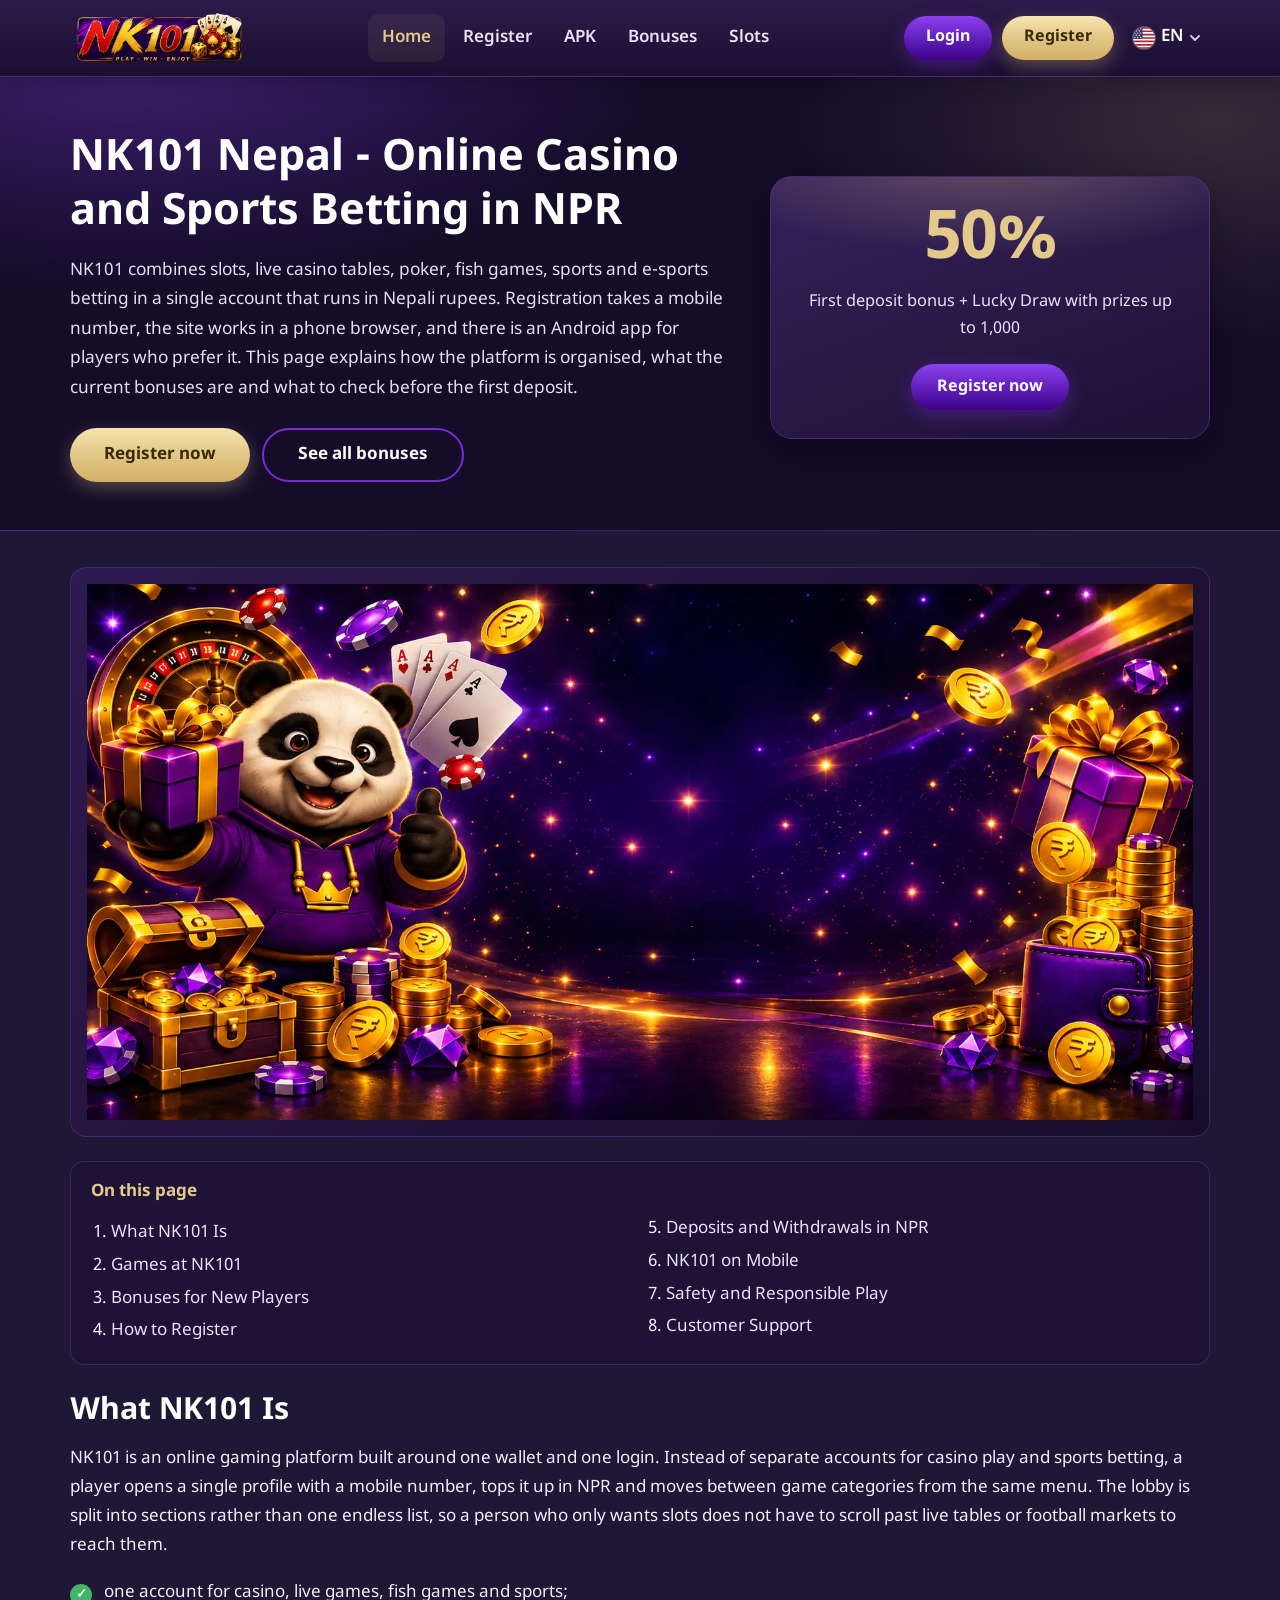
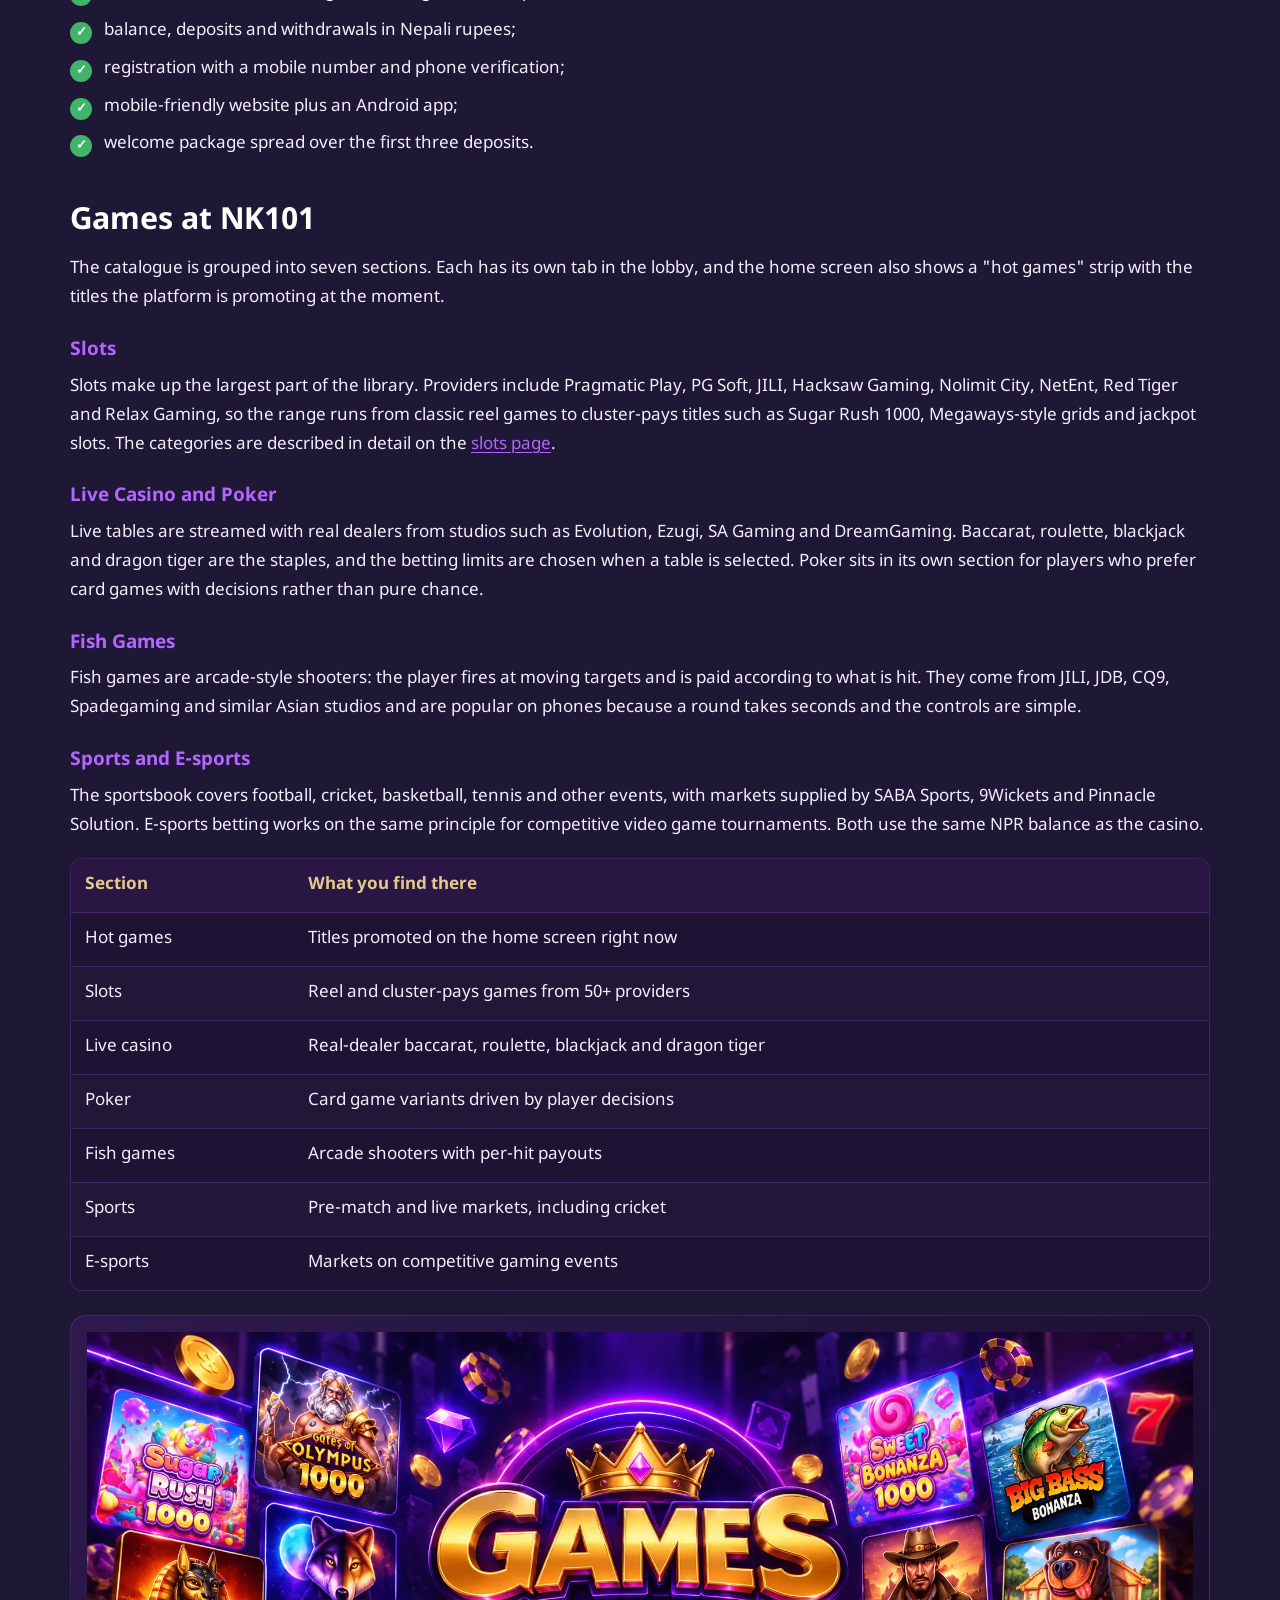
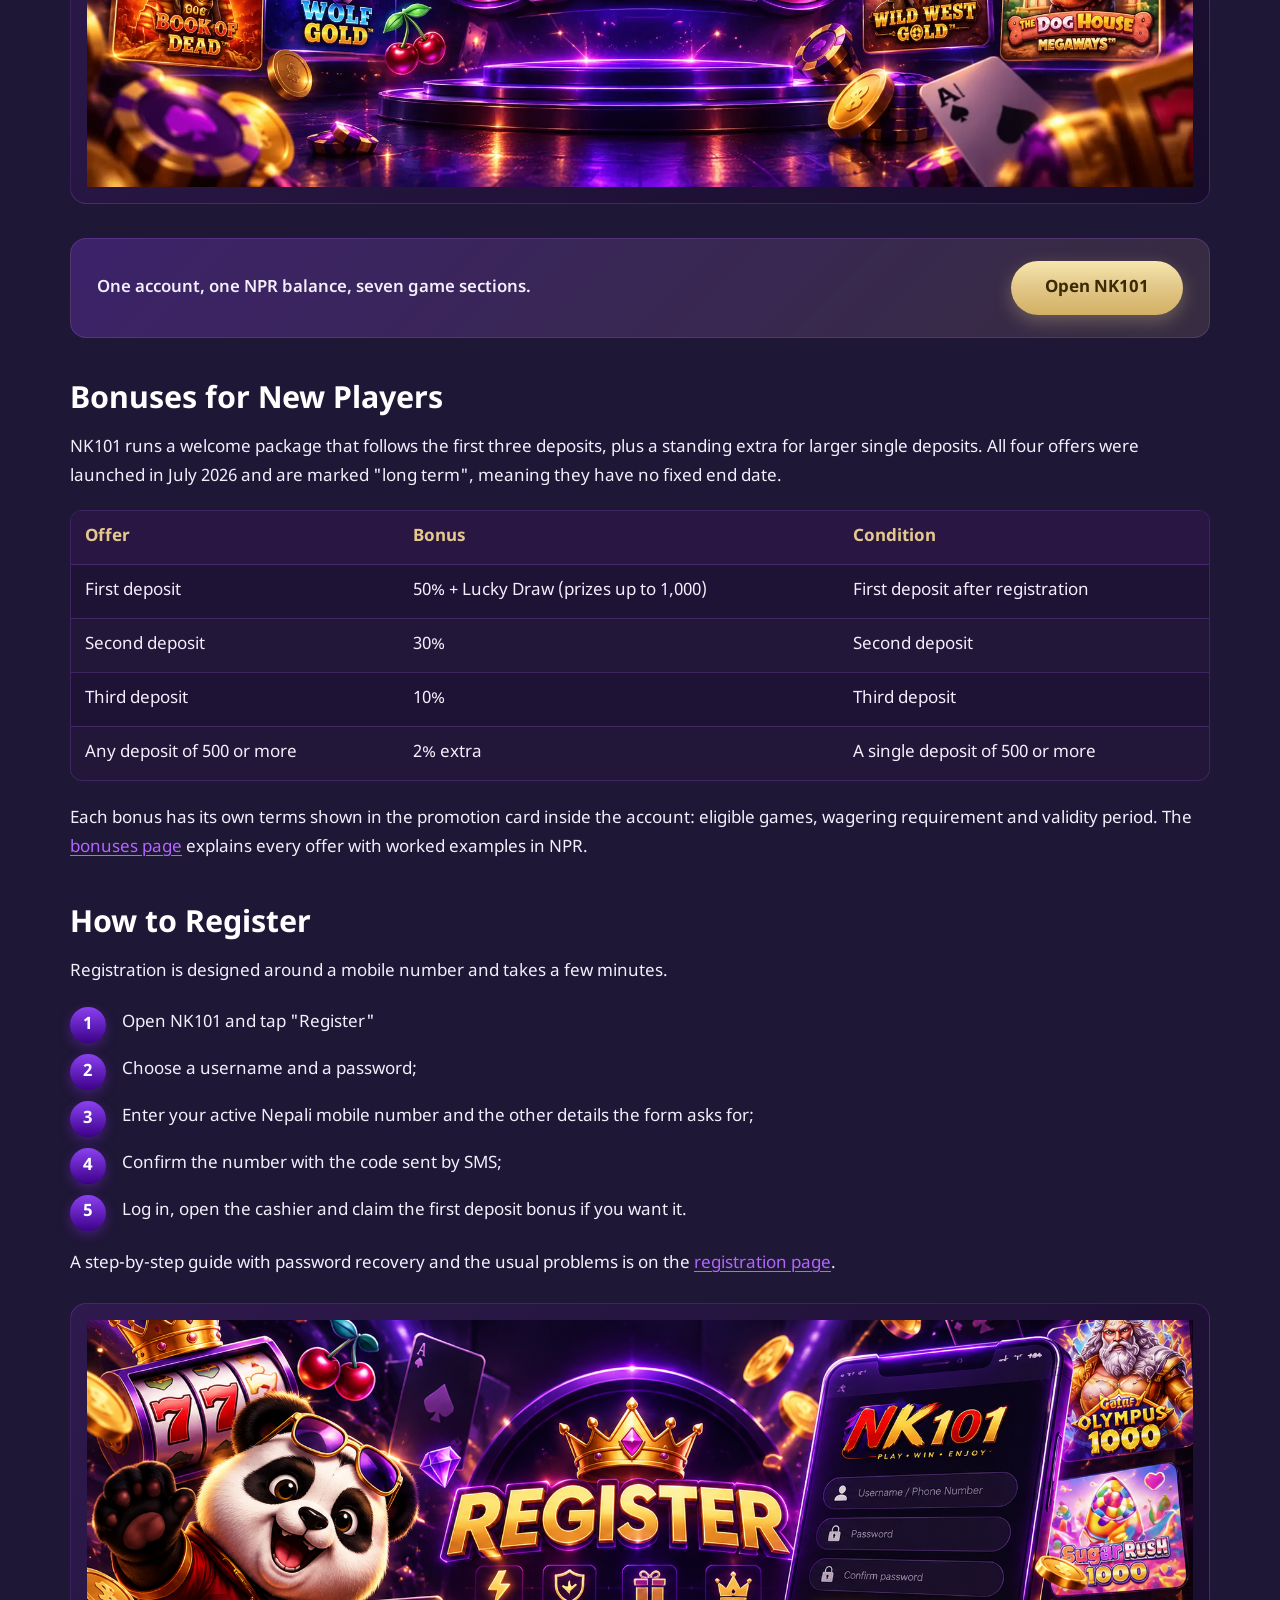
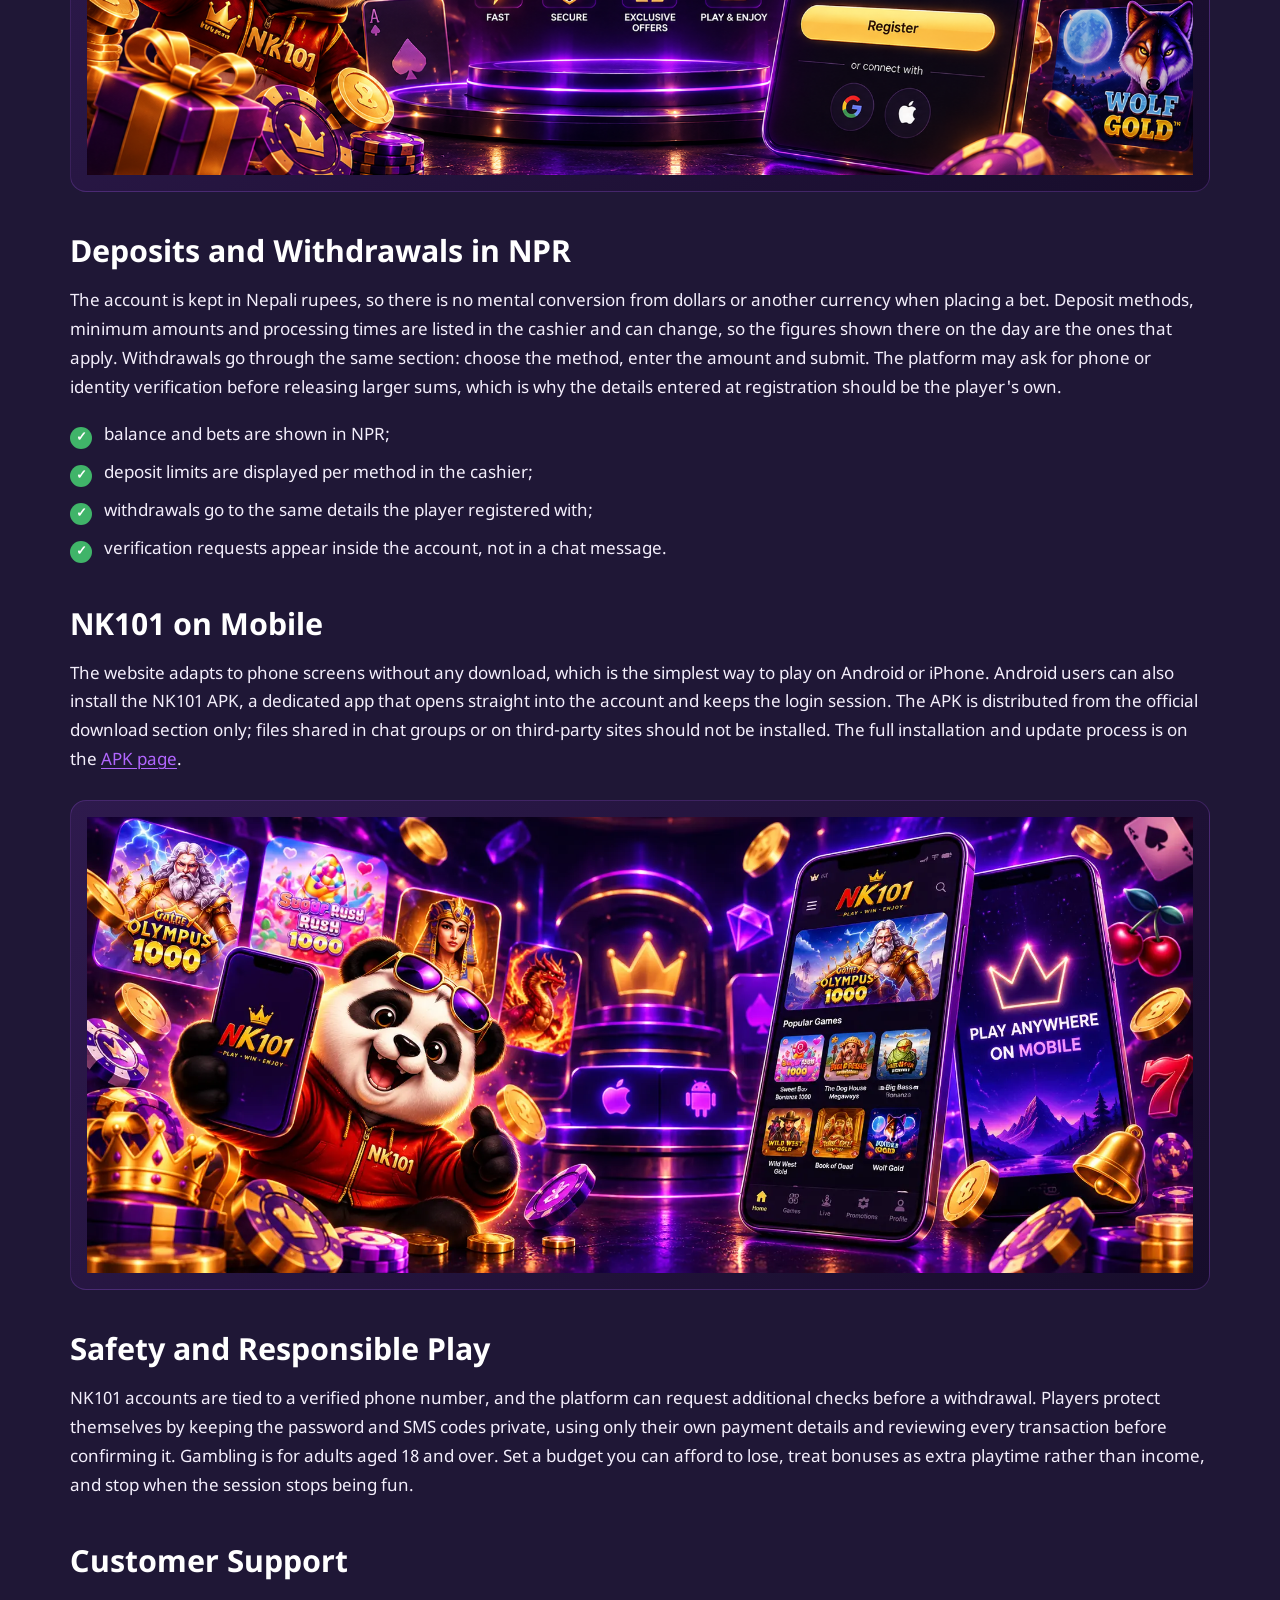
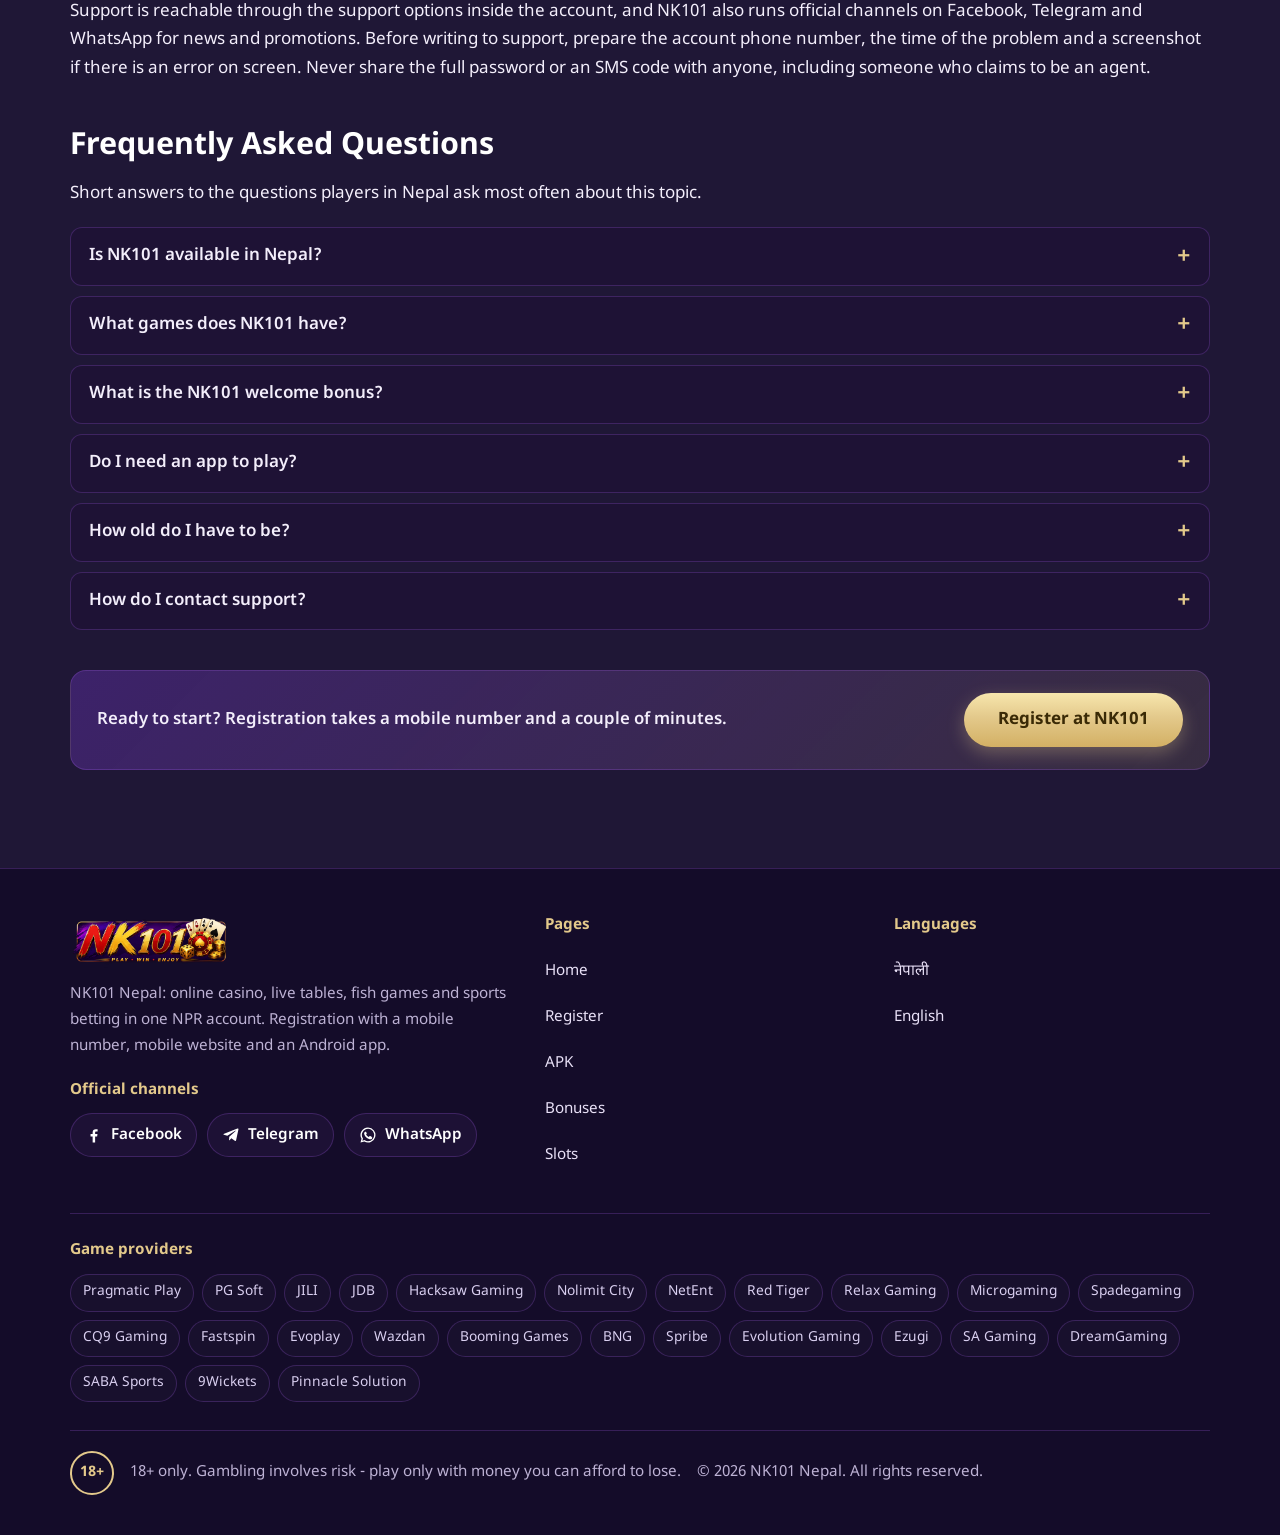
<file: en/index.html>
<!DOCTYPE html>
<html lang="en">
<head>
<meta charset="utf-8">
<meta name="viewport" content="width=device-width, initial-scale=1">
<title>NK101 Nepal - Online Casino, Slots and Sports Betting in NPR</title>
<meta name="description" content="NK101 is an online casino and sportsbook for Nepal: slots, live tables, fish games and sports betting in one NPR account, mobile-number registration and a 50% first deposit bonus.">
<link rel="canonical" href="https://nk101.onrender.com/en/">
<link rel="alternate" hreflang="ne-NP" href="https://nk101.onrender.com/">
<link rel="alternate" hreflang="en" href="https://nk101.onrender.com/en/">
<link rel="alternate" hreflang="x-default" href="https://nk101.onrender.com/">
<meta name="robots" content="index, follow, max-image-preview:large, max-snippet:-1">
<meta name="theme-color" content="#140c29">
<meta property="og:type" content="website">
<meta property="og:site_name" content="NK101 Nepal">
<meta property="og:locale" content="en_US">
<meta property="og:locale:alternate" content="ne_NP">
<meta property="og:title" content="NK101 Nepal - Online Casino, Slots and Sports Betting in NPR">
<meta property="og:description" content="NK101 is an online casino and sportsbook for Nepal: slots, live tables, fish games and sports betting in one NPR account, mobile-number registration and a 50% first deposit bonus.">
<meta property="og:url" content="https://nk101.onrender.com/en/">
<meta property="og:image" content="https://nk101.onrender.com/img/home-hero.webp">
<meta name="twitter:card" content="summary_large_image">
<link rel="icon" href="/img/favicon.png" type="image/png" sizes="32x32">
<link rel="apple-touch-icon" href="/img/apple-touch-icon.png">
<link rel="preconnect" href="https://fonts.googleapis.com">
<link rel="preconnect" href="https://fonts.gstatic.com" crossorigin>
<link href="https://fonts.googleapis.com/css2?family=Noto+Sans+Devanagari:wght@400;600;700&display=swap" rel="stylesheet">
<link rel="stylesheet" href="/css/style.css">
<script type="application/ld+json">
{
 "@context": "https://schema.org",
 "@graph": [
  {
   "@type": "WebSite",
   "@id": "https://nk101.onrender.com/#website",
   "url": "https://nk101.onrender.com/",
   "name": "NK101 Nepal",
   "inLanguage": [
    "ne",
    "en"
   ],
   "publisher": {
    "@id": "https://nk101.onrender.com/#organization"
   }
  },
  {
   "@type": "Organization",
   "@id": "https://nk101.onrender.com/#organization",
   "name": "NK101",
   "url": "https://nk101.onrender.com/",
   "logo": {
    "@type": "ImageObject",
    "url": "https://nk101.onrender.com/img/nk101-logo.webp"
   },
   "sameAs": [
    "https://www.facebook.com/profile.php?id=61592459762964",
    "https://t.me/nk101channel",
    "https://www.whatsapp.com/channel/0029VbD0jE790x2sHs5jem3N"
   ]
  },
  {
   "@type": "WebPage",
   "@id": "https://nk101.onrender.com/en/#webpage",
   "url": "https://nk101.onrender.com/en/",
   "name": "NK101 Nepal - Online Casino, Slots and Sports Betting in NPR",
   "description": "NK101 is an online casino and sportsbook for Nepal: slots, live tables, fish games and sports betting in one NPR account, mobile-number registration and a 50% first deposit bonus.",
   "inLanguage": "en",
   "isPartOf": {
    "@id": "https://nk101.onrender.com/#website"
   },
   "primaryImageOfPage": {
    "@type": "ImageObject",
    "url": "https://nk101.onrender.com/img/home-hero.webp"
   },
   "datePublished": "2026-09-21",
   "dateModified": "2026-09-21"
  },
  {
   "@type": "FAQPage",
   "@id": "https://nk101.onrender.com/en/#faq",
   "mainEntity": [
    {
     "@type": "Question",
     "name": "Is NK101 available in Nepal?",
     "acceptedAnswer": {
      "@type": "Answer",
      "text": "Yes. The platform works in Nepali rupees, supports registration with a Nepali mobile number and has a Nepali-language interface alongside English."
     }
    },
    {
     "@type": "Question",
     "name": "What games does NK101 have?",
     "acceptedAnswer": {
      "@type": "Answer",
      "text": "Slots, live casino, poker, fish games, sports betting and e-sports betting, all from one account."
     }
    },
    {
     "@type": "Question",
     "name": "What is the NK101 welcome bonus?",
     "acceptedAnswer": {
      "@type": "Answer",
      "text": "50% on the first deposit plus a Lucky Draw with prizes up to 1,000, then 30% on the second deposit and 10% on the third."
     }
    },
    {
     "@type": "Question",
     "name": "Do I need an app to play?",
     "acceptedAnswer": {
      "@type": "Answer",
      "text": "No. The website works in a phone browser; the Android APK is optional."
     }
    },
    {
     "@type": "Question",
     "name": "How old do I have to be?",
     "acceptedAnswer": {
      "@type": "Answer",
      "text": "18 or older. Real-money play is for adults only."
     }
    },
    {
     "@type": "Question",
     "name": "How do I contact support?",
     "acceptedAnswer": {
      "@type": "Answer",
      "text": "Through the support options in the account or the official Telegram, WhatsApp and Facebook channels."
     }
    }
   ]
  }
 ]
}
</script>
</head>
<body>
<a class="skip" href="#main">Skip to content</a>
<header class="site-header">
  <div class="container header-inner">
    <a class="logo" href="/en/" aria-label="NK101"><img src="/img/nk101-logo.webp" width="192" height="60" alt="NK101" onerror="this.replaceWith(Object.assign(document.createElement('span'),{className:'logo-text',textContent:'NK101'}))"></a>
    <nav class="main-nav" id="main-nav" aria-label="Main navigation">
      <ul>
        <li><a href="/en/" aria-current="page">Home</a></li>
        <li><a href="/en/register/">Register</a></li>
        <li><a href="/en/apk/">APK</a></li>
        <li><a href="/en/bonuses/">Bonuses</a></li>
        <li><a href="/en/slots/">Slots</a></li>
      </ul>
      <div class="nav-cta">
        <a class="btn btn-login" href="/go/" rel="nofollow">Login</a>
        <a class="btn btn-register" href="/go/" rel="nofollow">Register</a>
      </div>
    </nav>
    <div class="header-actions">
      <a class="btn btn-login" href="/go/" rel="nofollow">Login</a>
      <a class="btn btn-register" href="/go/" rel="nofollow">Register</a>
      <div class="lang">
        <button class="lang-btn" type="button" aria-haspopup="true" aria-expanded="false" aria-label="Language"><svg class="flag" viewBox="0 0 24 24" aria-hidden="true"><clipPath id="fc"><circle cx="12" cy="12" r="12"/></clipPath><g clip-path="url(#fc)"><rect width="24" height="24" fill="#fff"/><path d="M0 0h24v1.85H0zM0 3.7h24v1.85H0zM0 7.4h24v1.85H0zM0 11.1h24v1.85H0zM0 14.8h24v1.85H0zM0 18.5h24v1.85H0zM0 22.2h24V24H0z" fill="#B22234"/><rect width="10.5" height="12.95" fill="#3C3B6E"/><g fill="#fff"><circle cx="2" cy="2" r=".7"/><circle cx="5.2" cy="2" r=".7"/><circle cx="8.4" cy="2" r=".7"/><circle cx="3.6" cy="4.3" r=".7"/><circle cx="6.8" cy="4.3" r=".7"/><circle cx="2" cy="6.6" r=".7"/><circle cx="5.2" cy="6.6" r=".7"/><circle cx="8.4" cy="6.6" r=".7"/><circle cx="3.6" cy="8.9" r=".7"/><circle cx="6.8" cy="8.9" r=".7"/><circle cx="2" cy="11.2" r=".7"/><circle cx="5.2" cy="11.2" r=".7"/><circle cx="8.4" cy="11.2" r=".7"/></g></g></svg><span>EN</span><svg class="chev" viewBox="0 0 12 12" aria-hidden="true"><path d="M2 4l4 4 4-4" fill="none" stroke="currentColor" stroke-width="1.8" stroke-linecap="round" stroke-linejoin="round"/></svg></button>
        <ul class="lang-menu">
          <li><a href="/" hreflang="ne-NP" lang="ne"><svg class="flag" viewBox="0 0 24 24" aria-hidden="true"><circle cx="12" cy="12" r="12" fill="#fff"/><path d="M5 2.5 16 10.6H9.3L19 20.5H5z" fill="#DC143C" stroke="#003893" stroke-width="1.3" stroke-linejoin="round"/><circle cx="8.6" cy="7.6" r="1.4" fill="#fff"/><circle cx="9.4" cy="15.6" r="1.9" fill="#fff"/></svg><span>नेपाली</span></a></li>
          <li><a href="/en/" hreflang="en" lang="en" aria-current="true"><svg class="flag" viewBox="0 0 24 24" aria-hidden="true"><clipPath id="fc"><circle cx="12" cy="12" r="12"/></clipPath><g clip-path="url(#fc)"><rect width="24" height="24" fill="#fff"/><path d="M0 0h24v1.85H0zM0 3.7h24v1.85H0zM0 7.4h24v1.85H0zM0 11.1h24v1.85H0zM0 14.8h24v1.85H0zM0 18.5h24v1.85H0zM0 22.2h24V24H0z" fill="#B22234"/><rect width="10.5" height="12.95" fill="#3C3B6E"/><g fill="#fff"><circle cx="2" cy="2" r=".7"/><circle cx="5.2" cy="2" r=".7"/><circle cx="8.4" cy="2" r=".7"/><circle cx="3.6" cy="4.3" r=".7"/><circle cx="6.8" cy="4.3" r=".7"/><circle cx="2" cy="6.6" r=".7"/><circle cx="5.2" cy="6.6" r=".7"/><circle cx="8.4" cy="6.6" r=".7"/><circle cx="3.6" cy="8.9" r=".7"/><circle cx="6.8" cy="8.9" r=".7"/><circle cx="2" cy="11.2" r=".7"/><circle cx="5.2" cy="11.2" r=".7"/><circle cx="8.4" cy="11.2" r=".7"/></g></g></svg><span>English</span></a></li>
        </ul>
      </div>
      <button class="burger" type="button" aria-controls="main-nav" aria-expanded="false" aria-label="Menu"><span></span></button>
    </div>
  </div>
</header>

<main id="main">
  <section class="hero">
    <div class="container hero-grid">
      <div class="hero-copy">
        
        <h1>NK101 Nepal - Online Casino and Sports Betting in NPR</h1>
        <p class="lead">NK101 combines slots, live casino tables, poker, fish games, sports and e-sports betting in a single account that runs in Nepali rupees. Registration takes a mobile number, the site works in a phone browser, and there is an Android app for players who prefer it. This page explains how the platform is organised, what the current bonuses are and what to check before the first deposit.</p>
        <div class="hero-actions">
          <a class="btn btn-register btn-lg" href="/go/" rel="nofollow">Register now</a>
          <a class="btn btn-outline btn-lg" href="/en/bonuses/">See all bonuses</a>
        </div>
      </div>
      <aside class="hero-card" aria-label="First deposit bonus + Lucky Draw with prizes up to 1,000">
        <div class="big">50%</div>
        <p class="small">First deposit bonus + Lucky Draw with prizes up to 1,000</p>
        <a class="btn btn-login" href="/go/" rel="nofollow">Register now</a>
      </aside>
    </div>
  </section>

  <div class="container content">
    <figure class="media media-hero"><img src="/img/home-hero.webp" width="1200" height="600" alt="NK101 Nepal lobby with casino games, live tables and sports betting" fetchpriority="high"></figure>
    <nav class="toc" aria-label="On this page"><p class="toc-title">On this page</p>
  <ol>
    <li><a href="#about">What NK101 Is</a></li>
    <li><a href="#games">Games at NK101</a></li>
    <li><a href="#bonuses">Bonuses for New Players</a></li>
    <li><a href="#register">How to Register</a></li>
    <li><a href="#payments">Deposits and Withdrawals in NPR</a></li>
    <li><a href="#mobile">NK101 on Mobile</a></li>
    <li><a href="#safety">Safety and Responsible Play</a></li>
    <li><a href="#support">Customer Support</a></li>
  </ol>
</nav>

<section id="about">
<h2>What NK101 Is</h2>
<p>NK101 is an online gaming platform built around one wallet and one login. Instead of separate accounts for casino play and sports betting, a player opens a single profile with a mobile number, tops it up in NPR and moves between game categories from the same menu. The lobby is split into sections rather than one endless list, so a person who only wants slots does not have to scroll past live tables or football markets to reach them.</p>
<ul class="checks">
  <li>one account for casino, live games, fish games and sports;</li>
  <li>balance, deposits and withdrawals in Nepali rupees;</li>
  <li>registration with a mobile number and phone verification;</li>
  <li>mobile-friendly website plus an Android app;</li>
  <li>welcome package spread over the first three deposits.</li>
</ul>
</section>

<section id="games">
<h2>Games at NK101</h2>
<p>The catalogue is grouped into seven sections. Each has its own tab in the lobby, and the home screen also shows a "hot games" strip with the titles the platform is promoting at the moment.</p>
<h3>Slots</h3>
<p>Slots make up the largest part of the library. Providers include Pragmatic Play, PG Soft, JILI, Hacksaw Gaming, Nolimit City, NetEnt, Red Tiger and Relax Gaming, so the range runs from classic reel games to cluster-pays titles such as Sugar Rush 1000, Megaways-style grids and jackpot slots. The categories are described in detail on the <a href="/en/slots/">slots page</a>.</p>
<h3>Live Casino and Poker</h3>
<p>Live tables are streamed with real dealers from studios such as Evolution, Ezugi, SA Gaming and DreamGaming. Baccarat, roulette, blackjack and dragon tiger are the staples, and the betting limits are chosen when a table is selected. Poker sits in its own section for players who prefer card games with decisions rather than pure chance.</p>
<h3>Fish Games</h3>
<p>Fish games are arcade-style shooters: the player fires at moving targets and is paid according to what is hit. They come from JILI, JDB, CQ9, Spadegaming and similar Asian studios and are popular on phones because a round takes seconds and the controls are simple.</p>
<h3>Sports and E-sports</h3>
<p>The sportsbook covers football, cricket, basketball, tennis and other events, with markets supplied by SABA Sports, 9Wickets and Pinnacle Solution. E-sports betting works on the same principle for competitive video game tournaments. Both use the same NPR balance as the casino.</p>
<div class="table-wrap"><table>
  <thead><tr><th>Section</th><th>What you find there</th></tr></thead>
  <tbody>
    <tr><td>Hot games</td><td>Titles promoted on the home screen right now</td></tr>
    <tr><td>Slots</td><td>Reel and cluster-pays games from 50+ providers</td></tr>
    <tr><td>Live casino</td><td>Real-dealer baccarat, roulette, blackjack and dragon tiger</td></tr>
    <tr><td>Poker</td><td>Card game variants driven by player decisions</td></tr>
    <tr><td>Fish games</td><td>Arcade shooters with per-hit payouts</td></tr>
    <tr><td>Sports</td><td>Pre-match and live markets, including cricket</td></tr>
    <tr><td>E-sports</td><td>Markets on competitive gaming events</td></tr>
  </tbody>
</table></div>
<figure class="media"><img src="/img/home-games.webp" width="1024" height="440" alt="NK101 game sections: slots, live casino, poker, fish games, sports and e-sports" loading="lazy"></figure>
</section>

<div class="cta-box"><p>One account, one NPR balance, seven game sections.</p><a class="btn btn-register btn-lg" href="/go/" rel="nofollow">Open NK101</a></div>

<section id="bonuses">
<h2>Bonuses for New Players</h2>
<p>NK101 runs a welcome package that follows the first three deposits, plus a standing extra for larger single deposits. All four offers were launched in July 2026 and are marked "long term", meaning they have no fixed end date.</p>
<div class="table-wrap"><table>
  <thead><tr><th>Offer</th><th>Bonus</th><th>Condition</th></tr></thead>
  <tbody>
    <tr><td>First deposit</td><td>50% + Lucky Draw (prizes up to 1,000)</td><td>First deposit after registration</td></tr>
    <tr><td>Second deposit</td><td>30%</td><td>Second deposit</td></tr>
    <tr><td>Third deposit</td><td>10%</td><td>Third deposit</td></tr>
    <tr><td>Any deposit of 500 or more</td><td>2% extra</td><td>A single deposit of 500 or more</td></tr>
  </tbody>
</table></div>
<p>Each bonus has its own terms shown in the promotion card inside the account: eligible games, wagering requirement and validity period. The <a href="/en/bonuses/">bonuses page</a> explains every offer with worked examples in NPR.</p>
</section>

<section id="register">
<h2>How to Register</h2>
<p>Registration is designed around a mobile number and takes a few minutes.</p>
<ol class="steps">
  <li>Open NK101 and tap &quot;Register&quot;</li>
  <li>Choose a username and a password;</li>
  <li>Enter your active Nepali mobile number and the other details the form asks for;</li>
  <li>Confirm the number with the code sent by SMS;</li>
  <li>Log in, open the cashier and claim the first deposit bonus if you want it.</li>
</ol>
<p>A step-by-step guide with password recovery and the usual problems is on the <a href="/en/register/">registration page</a>.</p>
<figure class="media"><img src="/img/home-register.webp" width="1024" height="440" alt="NK101 registration form with mobile number and password fields" loading="lazy"></figure>
</section>

<section id="payments">
<h2>Deposits and Withdrawals in NPR</h2>
<p>The account is kept in Nepali rupees, so there is no mental conversion from dollars or another currency when placing a bet. Deposit methods, minimum amounts and processing times are listed in the cashier and can change, so the figures shown there on the day are the ones that apply. Withdrawals go through the same section: choose the method, enter the amount and submit. The platform may ask for phone or identity verification before releasing larger sums, which is why the details entered at registration should be the player's own.</p>
<ul class="checks">
  <li>balance and bets are shown in NPR;</li>
  <li>deposit limits are displayed per method in the cashier;</li>
  <li>withdrawals go to the same details the player registered with;</li>
  <li>verification requests appear inside the account, not in a chat message.</li>
</ul>
</section>

<section id="mobile">
<h2>NK101 on Mobile</h2>
<p>The website adapts to phone screens without any download, which is the simplest way to play on Android or iPhone. Android users can also install the NK101 APK, a dedicated app that opens straight into the account and keeps the login session. The APK is distributed from the official download section only; files shared in chat groups or on third-party sites should not be installed. The full installation and update process is on the <a href="/en/apk/">APK page</a>.</p>
<figure class="media"><img src="/img/home-mobile.webp" width="1024" height="440" alt="NK101 mobile version and Android app on a smartphone" loading="lazy"></figure>
</section>

<section id="safety">
<h2>Safety and Responsible Play</h2>
<p>NK101 accounts are tied to a verified phone number, and the platform can request additional checks before a withdrawal. Players protect themselves by keeping the password and SMS codes private, using only their own payment details and reviewing every transaction before confirming it. Gambling is for adults aged 18 and over. Set a budget you can afford to lose, treat bonuses as extra playtime rather than income, and stop when the session stops being fun.</p>
</section>

<section id="support">
<h2>Customer Support</h2>
<p>Support is reachable through the support options inside the account, and NK101 also runs official channels on Facebook, Telegram and WhatsApp for news and promotions. Before writing to support, prepare the account phone number, the time of the problem and a screenshot if there is an error on screen. Never share the full password or an SMS code with anyone, including someone who claims to be an agent.</p>
</section>

    <section id="faq" class="faq">
      <h2>Frequently Asked Questions</h2>
      <p>Short answers to the questions players in Nepal ask most often about this topic.</p>
      <details><summary>Is NK101 available in Nepal?</summary><p>Yes. The platform works in Nepali rupees, supports registration with a Nepali mobile number and has a Nepali-language interface alongside English.</p></details>
<details><summary>What games does NK101 have?</summary><p>Slots, live casino, poker, fish games, sports betting and e-sports betting, all from one account.</p></details>
<details><summary>What is the NK101 welcome bonus?</summary><p>50% on the first deposit plus a Lucky Draw with prizes up to 1,000, then 30% on the second deposit and 10% on the third.</p></details>
<details><summary>Do I need an app to play?</summary><p>No. The website works in a phone browser; the Android APK is optional.</p></details>
<details><summary>How old do I have to be?</summary><p>18 or older. Real-money play is for adults only.</p></details>
<details><summary>How do I contact support?</summary><p>Through the support options in the account or the official Telegram, WhatsApp and Facebook channels.</p></details>
    </section>
    <div class="cta-box cta-end"><p>Ready to start? Registration takes a mobile number and a couple of minutes.</p><a class="btn btn-register btn-lg" href="/go/" rel="nofollow">Register at NK101</a></div>
  </div>
</main>

<footer class="site-footer">
  <div class="container">
    <div class="footer-top">
      <div class="footer-brand">
        <img src="/img/nk101-logo.webp" width="160" height="50" alt="NK101" loading="lazy" onerror="this.replaceWith(Object.assign(document.createElement('span'),{className:'logo-text',textContent:'NK101'}))">
        <p>NK101 Nepal: online casino, live tables, fish games and sports betting in one NPR account. Registration with a mobile number, mobile website and an Android app.</p>
        <p class="footer-h">Official channels</p>
        <div class="socials">
          <a href="https://www.facebook.com/profile.php?id=61592459762964" target="_blank" rel="nofollow noopener"><svg viewBox="0 0 24 24" fill="currentColor" aria-hidden="true"><path d="M13.5 22v-8h2.7l.4-3.2h-3.1V8.8c0-.9.3-1.6 1.6-1.6h1.7V4.4c-.3 0-1.3-.1-2.5-.1-2.5 0-4.1 1.5-4.1 4.2v2.3H7.4V14h2.8v8h3.3z"/></svg><span>Facebook</span></a>
          <a href="https://t.me/nk101channel" target="_blank" rel="nofollow noopener"><svg viewBox="0 0 24 24" fill="currentColor" aria-hidden="true"><path d="M21.9 4.6 18.8 19c-.2 1-.9 1.3-1.7.8l-4.6-3.4-2.2 2.1c-.3.3-.5.5-.9.5l.3-4.7 8.5-7.7c.4-.3-.1-.5-.6-.2L7.1 13.1 2.6 11.7c-1-.3-1-1 .2-1.4l17.8-6.9c.8-.3 1.5.2 1.3 1.2z"/></svg><span>Telegram</span></a>
          <a href="https://www.whatsapp.com/channel/0029VbD0jE790x2sHs5jem3N" target="_blank" rel="nofollow noopener"><svg viewBox="0 0 24 24" fill="currentColor" aria-hidden="true"><path d="M12 2a10 10 0 0 0-8.6 15.1L2 22l5-1.3A10 10 0 1 0 12 2zm0 18.2a8.2 8.2 0 0 1-4.2-1.2l-.3-.2-3 .8.8-2.9-.2-.3A8.2 8.2 0 1 1 12 20.2zm4.5-6.1c-.2-.1-1.5-.7-1.7-.8-.2-.1-.4-.1-.6.1l-.8 1c-.1.2-.3.2-.5.1a6.7 6.7 0 0 1-3.3-2.9c-.3-.4.2-.4.7-1.3.1-.2 0-.3 0-.5l-.8-1.8c-.2-.5-.4-.4-.6-.4h-.5a1 1 0 0 0-.7.3 3 3 0 0 0-.9 2.2 5.2 5.2 0 0 0 1.1 2.8c.1.2 1.9 2.9 4.6 4.1 1.7.7 2.4.8 3.2.7.5-.1 1.5-.6 1.7-1.2.2-.6.2-1.1.2-1.2-.1-.1-.3-.2-.5-.3z"/></svg><span>WhatsApp</span></a>
        </div>
      </div>
      <div class="footer-links">
        <p class="footer-h">Pages</p>
        <ul>
          <li><a href="/en/">Home</a></li>
          <li><a href="/en/register/">Register</a></li>
          <li><a href="/en/apk/">APK</a></li>
          <li><a href="/en/bonuses/">Bonuses</a></li>
          <li><a href="/en/slots/">Slots</a></li>
        </ul>
      </div>
      <div class="footer-links">
        <p class="footer-h">Languages</p>
        <ul>
          <li><a href="/" hreflang="ne-NP" lang="ne">नेपाली</a></li>
          <li><a href="/en/" hreflang="en" lang="en">English</a></li>
        </ul>
      </div>
    </div>
    <div class="providers">
      <p class="footer-h">Game providers</p>
      <ul class="chips"><li>Pragmatic Play</li><li>PG Soft</li><li>JILI</li><li>JDB</li><li>Hacksaw Gaming</li><li>Nolimit City</li><li>NetEnt</li><li>Red Tiger</li><li>Relax Gaming</li><li>Microgaming</li><li>Spadegaming</li><li>CQ9 Gaming</li><li>Fastspin</li><li>Evoplay</li><li>Wazdan</li><li>Booming Games</li><li>BNG</li><li>Spribe</li><li>Evolution Gaming</li><li>Ezugi</li><li>SA Gaming</li><li>DreamGaming</li><li>SABA Sports</li><li>9Wickets</li><li>Pinnacle Solution</li></ul>
    </div>
    <div class="footer-bottom">
      <span class="age" aria-hidden="true">18+</span>
      <p>18+ only. Gambling involves risk - play only with money you can afford to lose.</p>
      <p>© 2026 NK101 Nepal. All rights reserved.</p>
    </div>
  </div>
</footer>

<div class="sticky-cta">
  <a class="btn btn-login" href="/go/" rel="nofollow">Login</a>
  <a class="btn btn-register" href="/go/" rel="nofollow">Register</a>
</div>
<script src="/js/main.js" defer></script>
</body>
</html>
</file>
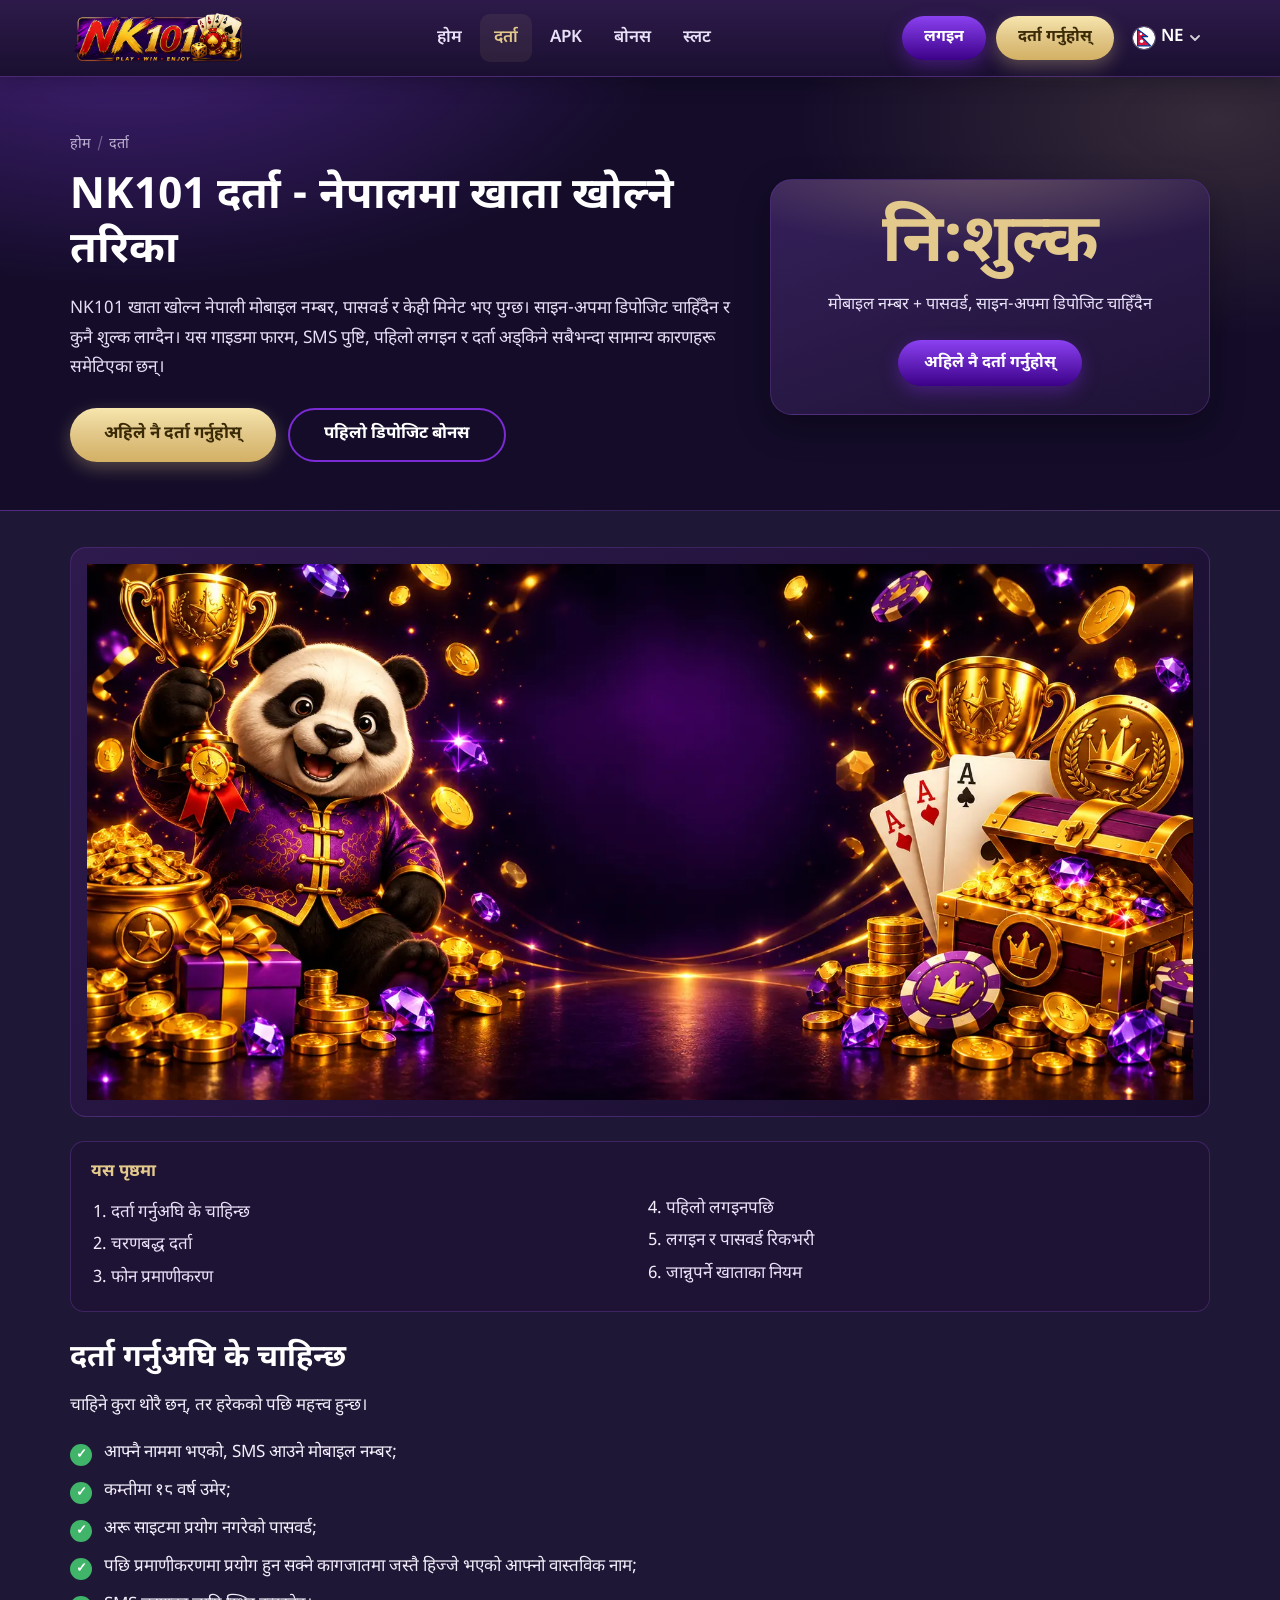
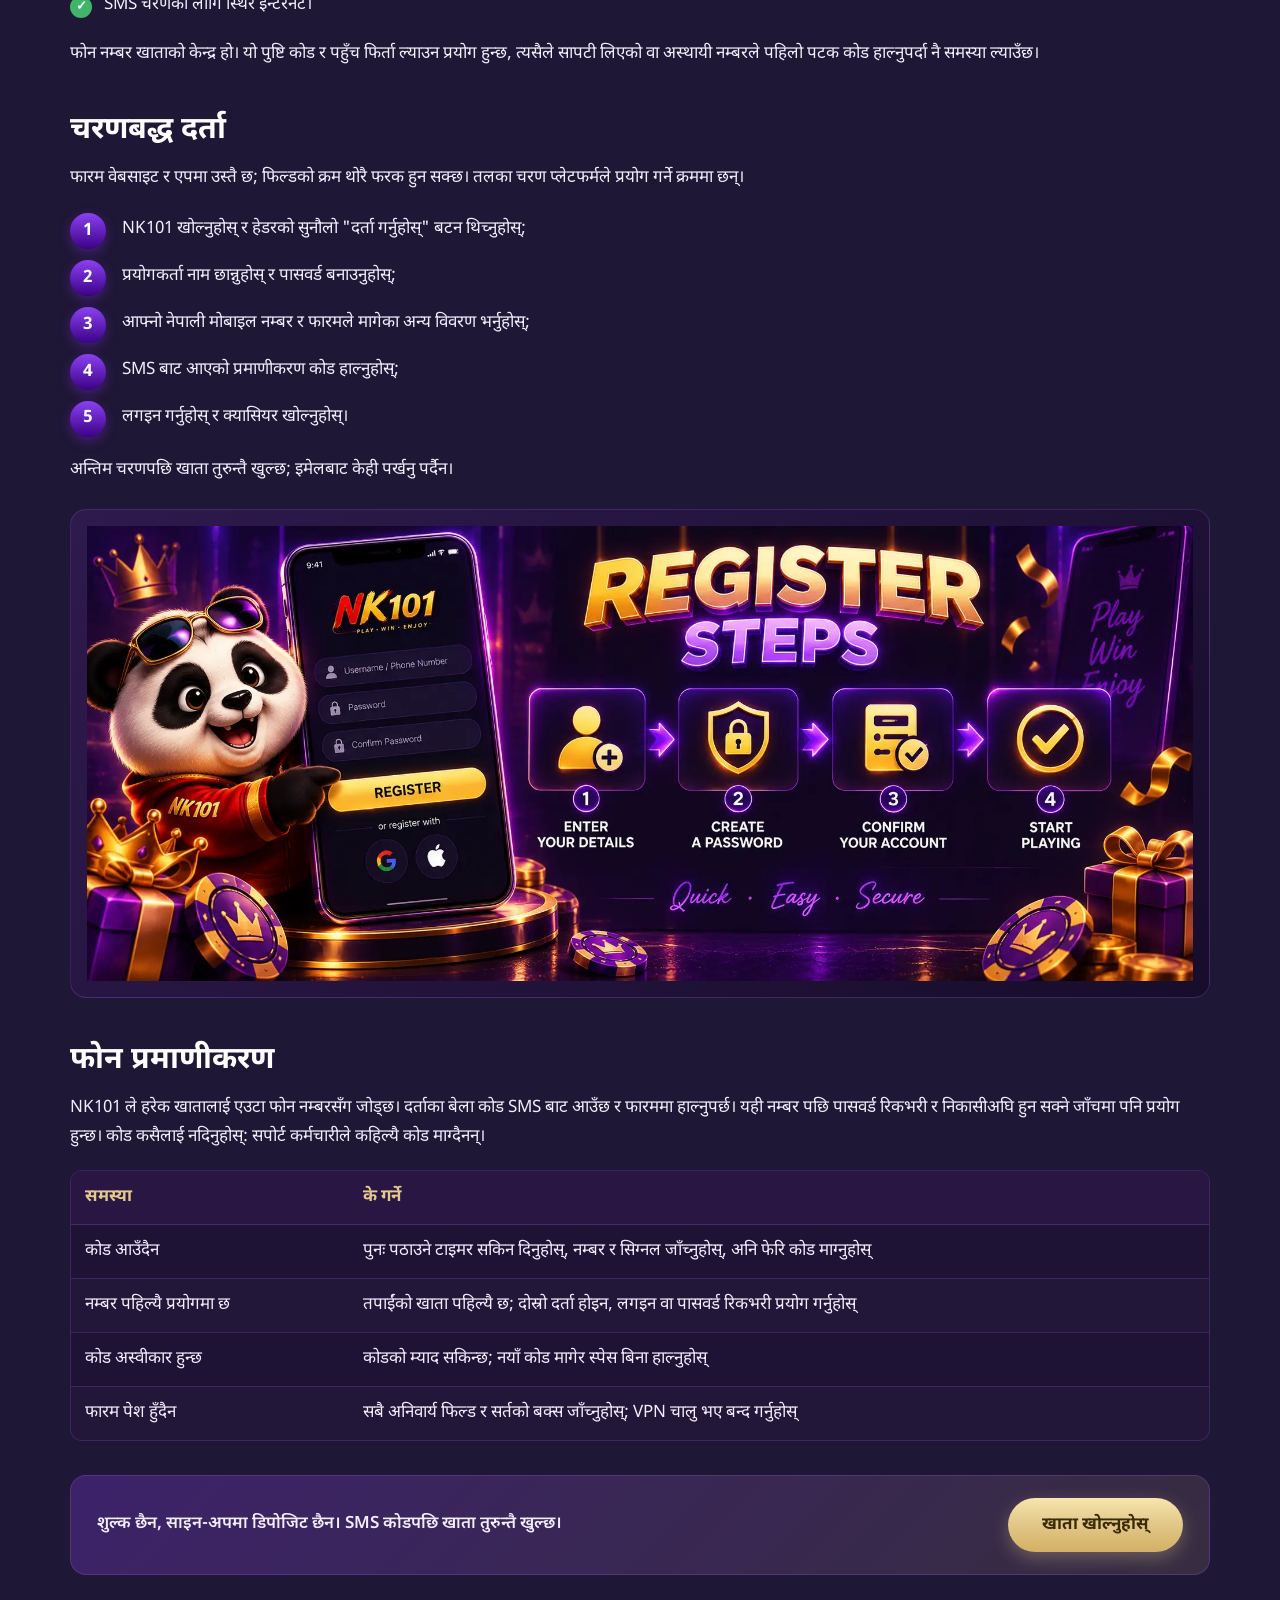
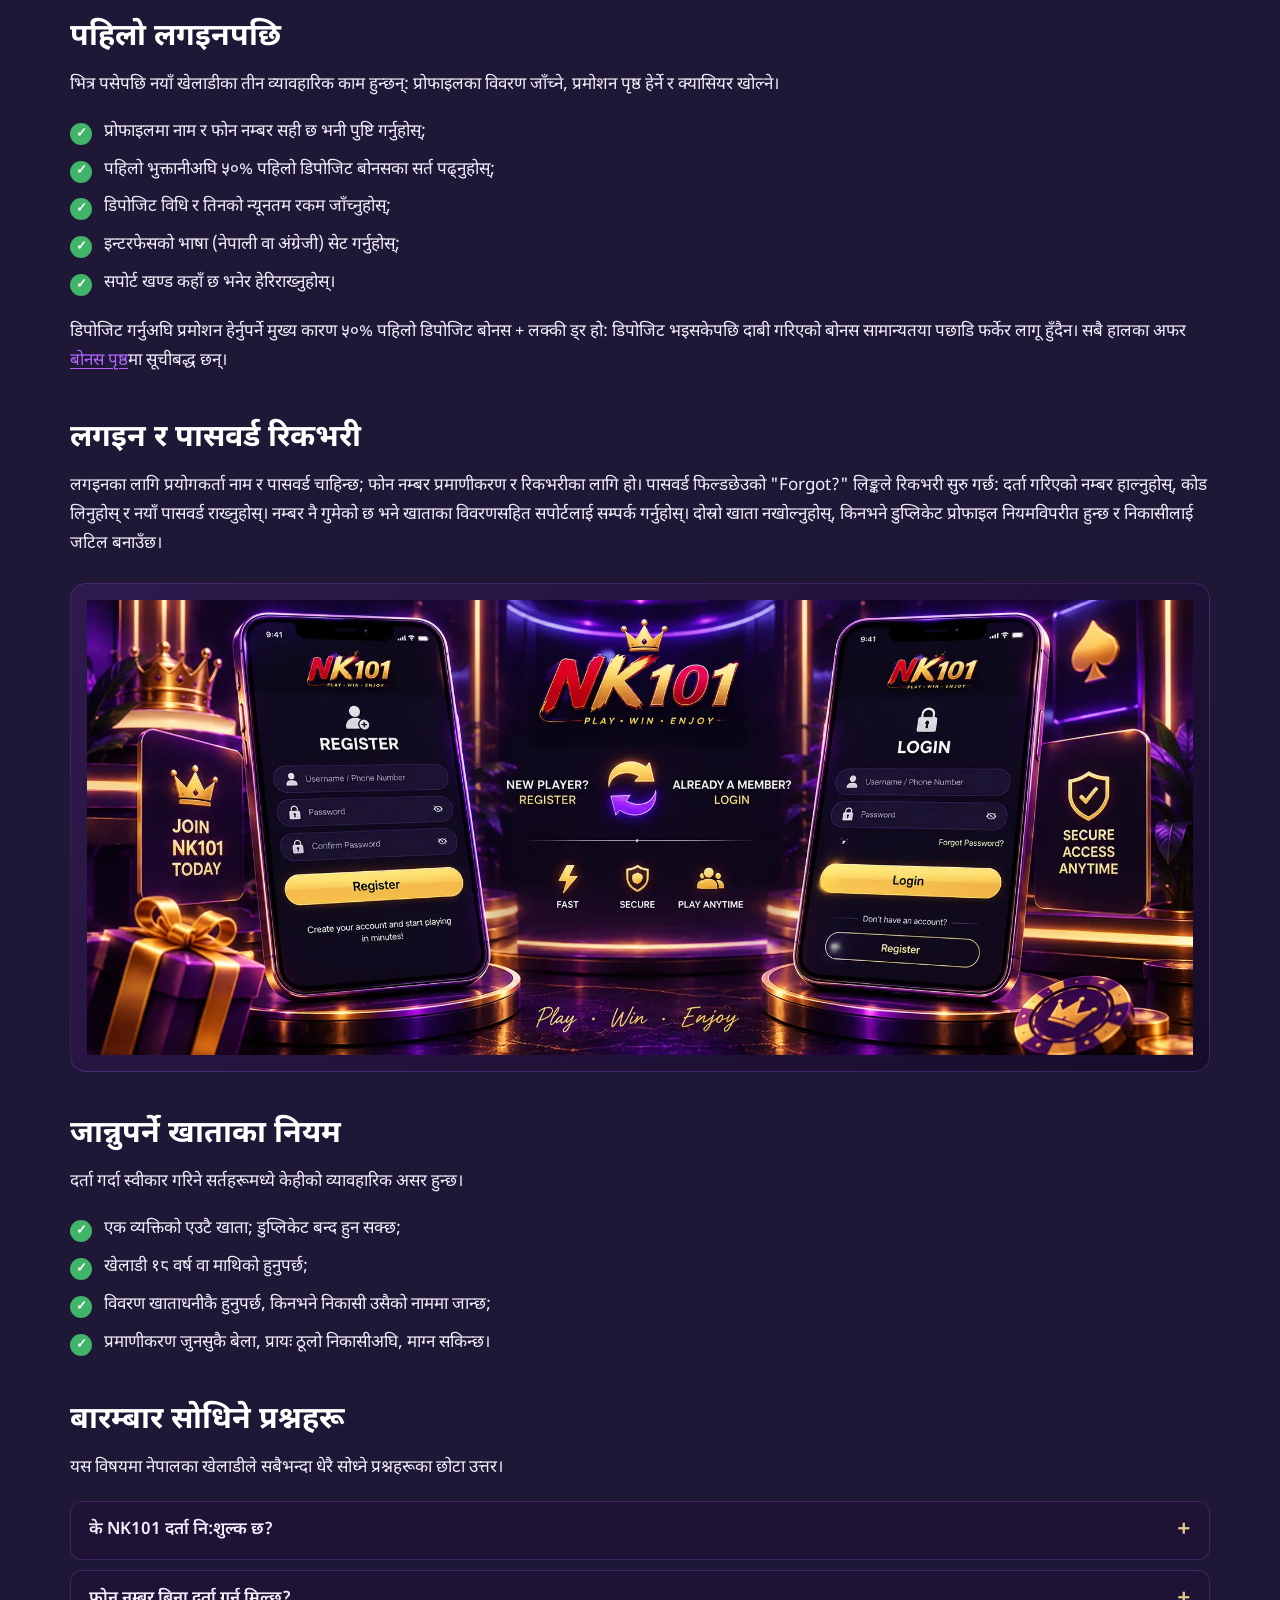
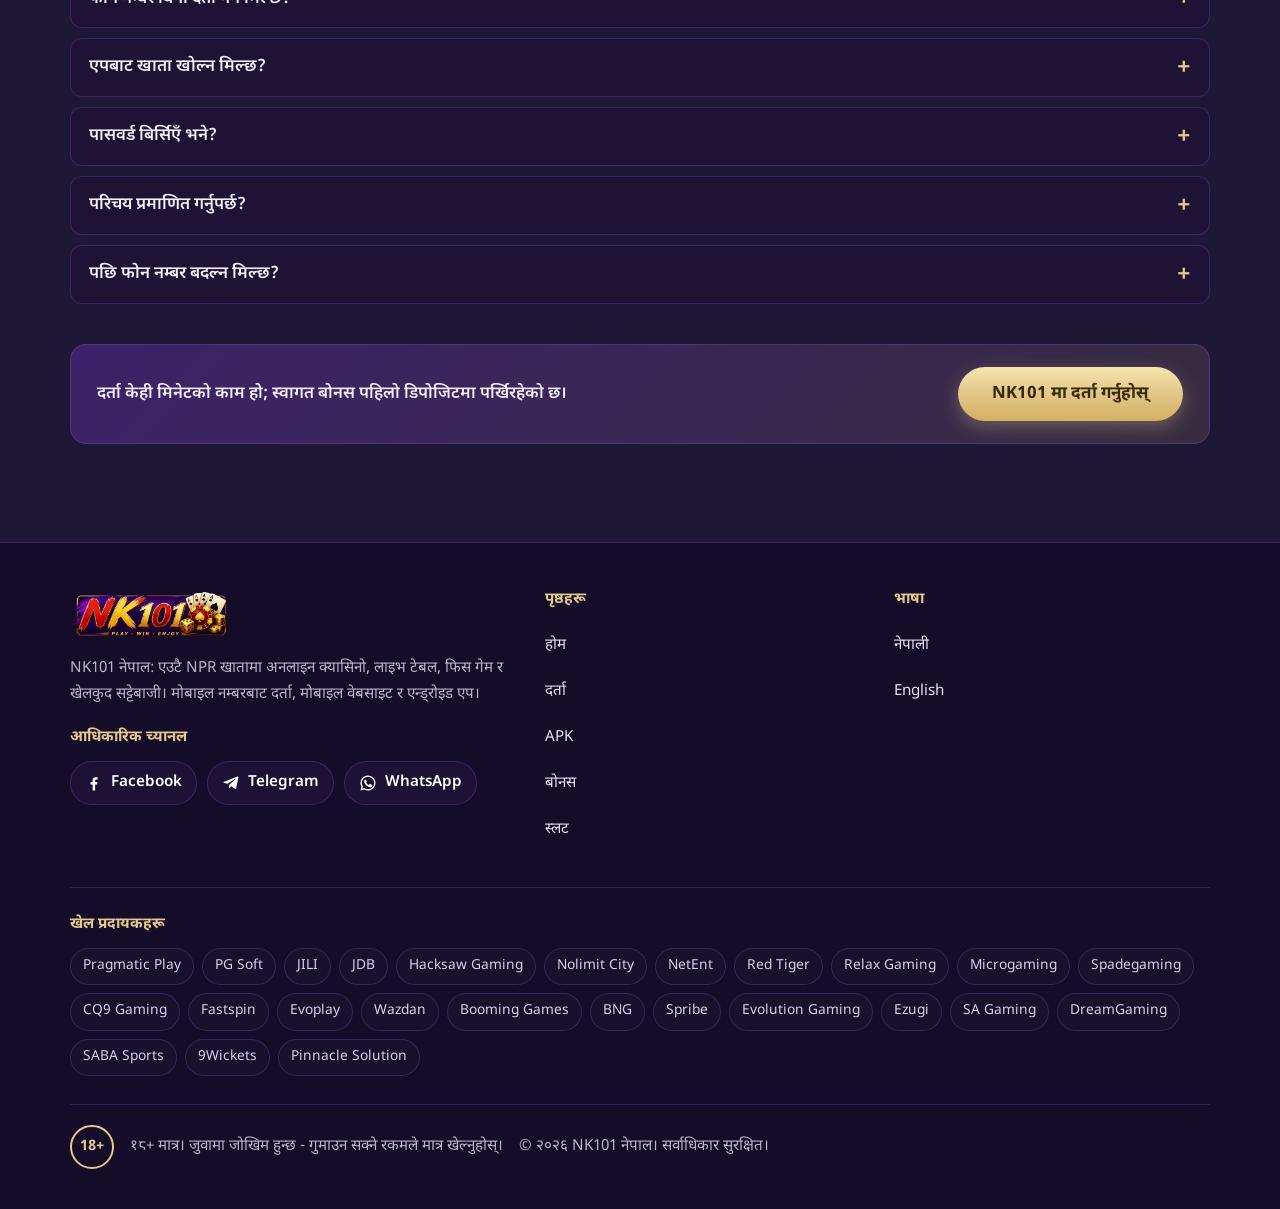
<file: register/index.html>
<!DOCTYPE html>
<html lang="ne">
<head>
<meta charset="utf-8">
<meta name="viewport" content="width=device-width, initial-scale=1">
<title>NK101 दर्ता - नेपालमा खाता कसरी खोल्ने</title>
<meta name="description" content="नेपालका खेलाडीका लागि NK101 दर्ता कसरी हुन्छ: फारमले के-के माग्छ, SMS प्रमाणीकरण कसरी हुन्छ, पहिलो लगइनपछि के गर्ने र बिर्सिएको पासवर्ड कसरी फिर्ता ल्याउने।">
<link rel="canonical" href="https://nk101.onrender.com/register/">
<link rel="alternate" hreflang="ne-NP" href="https://nk101.onrender.com/register/">
<link rel="alternate" hreflang="en" href="https://nk101.onrender.com/en/register/">
<link rel="alternate" hreflang="x-default" href="https://nk101.onrender.com/register/">
<meta name="robots" content="index, follow, max-image-preview:large, max-snippet:-1">
<meta name="theme-color" content="#140c29">
<meta property="og:type" content="website">
<meta property="og:site_name" content="NK101 नेपाल">
<meta property="og:locale" content="ne_NP">
<meta property="og:locale:alternate" content="en_US">
<meta property="og:title" content="NK101 दर्ता - नेपालमा खाता कसरी खोल्ने">
<meta property="og:description" content="नेपालका खेलाडीका लागि NK101 दर्ता कसरी हुन्छ: फारमले के-के माग्छ, SMS प्रमाणीकरण कसरी हुन्छ, पहिलो लगइनपछि के गर्ने र बिर्सिएको पासवर्ड कसरी फिर्ता ल्याउने।">
<meta property="og:url" content="https://nk101.onrender.com/register/">
<meta property="og:image" content="https://nk101.onrender.com/img/register-hero.webp">
<meta name="twitter:card" content="summary_large_image">
<link rel="icon" href="/img/favicon.png" type="image/png" sizes="32x32">
<link rel="apple-touch-icon" href="/img/apple-touch-icon.png">
<link rel="preconnect" href="https://fonts.googleapis.com">
<link rel="preconnect" href="https://fonts.gstatic.com" crossorigin>
<link href="https://fonts.googleapis.com/css2?family=Noto+Sans+Devanagari:wght@400;600;700&display=swap" rel="stylesheet">
<link rel="stylesheet" href="/css/style.css">
<script type="application/ld+json">
{
 "@context": "https://schema.org",
 "@graph": [
  {
   "@type": "WebSite",
   "@id": "https://nk101.onrender.com/#website",
   "url": "https://nk101.onrender.com/",
   "name": "NK101 Nepal",
   "inLanguage": [
    "ne",
    "en"
   ],
   "publisher": {
    "@id": "https://nk101.onrender.com/#organization"
   }
  },
  {
   "@type": "Organization",
   "@id": "https://nk101.onrender.com/#organization",
   "name": "NK101",
   "url": "https://nk101.onrender.com/",
   "logo": {
    "@type": "ImageObject",
    "url": "https://nk101.onrender.com/img/nk101-logo.webp"
   },
   "sameAs": [
    "https://www.facebook.com/profile.php?id=61592459762964",
    "https://t.me/nk101channel",
    "https://www.whatsapp.com/channel/0029VbD0jE790x2sHs5jem3N"
   ]
  },
  {
   "@type": "WebPage",
   "@id": "https://nk101.onrender.com/register/#webpage",
   "url": "https://nk101.onrender.com/register/",
   "name": "NK101 दर्ता - नेपालमा खाता कसरी खोल्ने",
   "description": "नेपालका खेलाडीका लागि NK101 दर्ता कसरी हुन्छ: फारमले के-के माग्छ, SMS प्रमाणीकरण कसरी हुन्छ, पहिलो लगइनपछि के गर्ने र बिर्सिएको पासवर्ड कसरी फिर्ता ल्याउने।",
   "inLanguage": "ne-NP",
   "isPartOf": {
    "@id": "https://nk101.onrender.com/#website"
   },
   "primaryImageOfPage": {
    "@type": "ImageObject",
    "url": "https://nk101.onrender.com/img/register-hero.webp"
   },
   "datePublished": "2026-09-21",
   "dateModified": "2026-09-21"
  },
  {
   "@type": "BreadcrumbList",
   "@id": "https://nk101.onrender.com/register/#breadcrumb",
   "itemListElement": [
    {
     "@type": "ListItem",
     "position": 1,
     "name": "होम",
     "item": "https://nk101.onrender.com/"
    },
    {
     "@type": "ListItem",
     "position": 2,
     "name": "दर्ता",
     "item": "https://nk101.onrender.com/register/"
    }
   ]
  },
  {
   "@type": "FAQPage",
   "@id": "https://nk101.onrender.com/register/#faq",
   "mainEntity": [
    {
     "@type": "Question",
     "name": "के NK101 दर्ता नि:शुल्क छ?",
     "acceptedAnswer": {
      "@type": "Answer",
      "text": "हो। शुल्क छैन र साइन-अपमा अनिवार्य डिपोजिट पनि छैन।"
     }
    },
    {
     "@type": "Question",
     "name": "फोन नम्बर बिना दर्ता गर्न मिल्छ?",
     "acceptedAnswer": {
      "@type": "Answer",
      "text": "मिल्दैन। प्रमाणीकरण र रिकभरीका लागि मोबाइल नम्बर अनिवार्य छ।"
     }
    },
    {
     "@type": "Question",
     "name": "एपबाट खाता खोल्न मिल्छ?",
     "acceptedAnswer": {
      "@type": "Answer",
      "text": "मिल्छ। APK मा वेबसाइटकै फारम छ।"
     }
    },
    {
     "@type": "Question",
     "name": "पासवर्ड बिर्सिएँ भने?",
     "acceptedAnswer": {
      "@type": "Answer",
      "text": "लगइन फारमको \"Forgot?\" प्रयोग गर्नुहोस्; दर्ता गरिएको नम्बरमा कोड आउँछ।"
     }
    },
    {
     "@type": "Question",
     "name": "परिचय प्रमाणित गर्नुपर्छ?",
     "acceptedAnswer": {
      "@type": "Answer",
      "text": "फोन प्रमाणीकरण दर्ताकै बेला हुन्छ; निकासीअघि थप जाँच माग्न सकिन्छ।"
     }
    },
    {
     "@type": "Question",
     "name": "पछि फोन नम्बर बदल्न मिल्छ?",
     "acceptedAnswer": {
      "@type": "Answer",
      "text": "खाताको स्वामित्व पुष्टि गरेपछि सपोर्टमार्फत मिल्छ।"
     }
    }
   ]
  }
 ]
}
</script>
</head>
<body>
<a class="skip" href="#main">मुख्य सामग्रीमा जानुहोस्</a>
<header class="site-header">
  <div class="container header-inner">
    <a class="logo" href="/" aria-label="NK101"><img src="/img/nk101-logo.webp" width="192" height="60" alt="NK101" onerror="this.replaceWith(Object.assign(document.createElement('span'),{className:'logo-text',textContent:'NK101'}))"></a>
    <nav class="main-nav" id="main-nav" aria-label="मुख्य नेभिगेसन">
      <ul>
        <li><a href="/">होम</a></li>
        <li><a href="/register/" aria-current="page">दर्ता</a></li>
        <li><a href="/apk/">APK</a></li>
        <li><a href="/bonuses/">बोनस</a></li>
        <li><a href="/slots/">स्लट</a></li>
      </ul>
      <div class="nav-cta">
        <a class="btn btn-login" href="/go/" rel="nofollow">लगइन</a>
        <a class="btn btn-register" href="/go/" rel="nofollow">दर्ता गर्नुहोस्</a>
      </div>
    </nav>
    <div class="header-actions">
      <a class="btn btn-login" href="/go/" rel="nofollow">लगइन</a>
      <a class="btn btn-register" href="/go/" rel="nofollow">दर्ता गर्नुहोस्</a>
      <div class="lang">
        <button class="lang-btn" type="button" aria-haspopup="true" aria-expanded="false" aria-label="भाषा"><svg class="flag" viewBox="0 0 24 24" aria-hidden="true"><circle cx="12" cy="12" r="12" fill="#fff"/><path d="M5 2.5 16 10.6H9.3L19 20.5H5z" fill="#DC143C" stroke="#003893" stroke-width="1.3" stroke-linejoin="round"/><circle cx="8.6" cy="7.6" r="1.4" fill="#fff"/><circle cx="9.4" cy="15.6" r="1.9" fill="#fff"/></svg><span>NE</span><svg class="chev" viewBox="0 0 12 12" aria-hidden="true"><path d="M2 4l4 4 4-4" fill="none" stroke="currentColor" stroke-width="1.8" stroke-linecap="round" stroke-linejoin="round"/></svg></button>
        <ul class="lang-menu">
          <li><a href="/register/" hreflang="ne-NP" lang="ne" aria-current="true"><svg class="flag" viewBox="0 0 24 24" aria-hidden="true"><circle cx="12" cy="12" r="12" fill="#fff"/><path d="M5 2.5 16 10.6H9.3L19 20.5H5z" fill="#DC143C" stroke="#003893" stroke-width="1.3" stroke-linejoin="round"/><circle cx="8.6" cy="7.6" r="1.4" fill="#fff"/><circle cx="9.4" cy="15.6" r="1.9" fill="#fff"/></svg><span>नेपाली</span></a></li>
          <li><a href="/en/register/" hreflang="en" lang="en"><svg class="flag" viewBox="0 0 24 24" aria-hidden="true"><clipPath id="fc"><circle cx="12" cy="12" r="12"/></clipPath><g clip-path="url(#fc)"><rect width="24" height="24" fill="#fff"/><path d="M0 0h24v1.85H0zM0 3.7h24v1.85H0zM0 7.4h24v1.85H0zM0 11.1h24v1.85H0zM0 14.8h24v1.85H0zM0 18.5h24v1.85H0zM0 22.2h24V24H0z" fill="#B22234"/><rect width="10.5" height="12.95" fill="#3C3B6E"/><g fill="#fff"><circle cx="2" cy="2" r=".7"/><circle cx="5.2" cy="2" r=".7"/><circle cx="8.4" cy="2" r=".7"/><circle cx="3.6" cy="4.3" r=".7"/><circle cx="6.8" cy="4.3" r=".7"/><circle cx="2" cy="6.6" r=".7"/><circle cx="5.2" cy="6.6" r=".7"/><circle cx="8.4" cy="6.6" r=".7"/><circle cx="3.6" cy="8.9" r=".7"/><circle cx="6.8" cy="8.9" r=".7"/><circle cx="2" cy="11.2" r=".7"/><circle cx="5.2" cy="11.2" r=".7"/><circle cx="8.4" cy="11.2" r=".7"/></g></g></svg><span>English</span></a></li>
        </ul>
      </div>
      <button class="burger" type="button" aria-controls="main-nav" aria-expanded="false" aria-label="मेनु"><span></span></button>
    </div>
  </div>
</header>

<main id="main">
  <section class="hero">
    <div class="container hero-grid">
      <div class="hero-copy">
        <nav class="crumbs" aria-label="Breadcrumb"><ol><li><a href="/">होम</a></li><li aria-current="page">दर्ता</li></ol></nav>
        <h1>NK101 दर्ता - नेपालमा खाता खोल्ने तरिका</h1>
        <p class="lead">NK101 खाता खोल्न नेपाली मोबाइल नम्बर, पासवर्ड र केही मिनेट भए पुग्छ। साइन-अपमा डिपोजिट चाहिँदैन र कुनै शुल्क लाग्दैन। यस गाइडमा फारम, SMS पुष्टि, पहिलो लगइन र दर्ता अड्किने सबैभन्दा सामान्य कारणहरू समेटिएका छन्।</p>
        <div class="hero-actions">
          <a class="btn btn-register btn-lg" href="/go/" rel="nofollow">अहिले नै दर्ता गर्नुहोस्</a>
          <a class="btn btn-outline btn-lg" href="/bonuses/">पहिलो डिपोजिट बोनस</a>
        </div>
      </div>
      <aside class="hero-card" aria-label="मोबाइल नम्बर + पासवर्ड, साइन-अपमा डिपोजिट चाहिँदैन">
        <div class="big">नि:शुल्क</div>
        <p class="small">मोबाइल नम्बर + पासवर्ड, साइन-अपमा डिपोजिट चाहिँदैन</p>
        <a class="btn btn-login" href="/go/" rel="nofollow">अहिले नै दर्ता गर्नुहोस्</a>
      </aside>
    </div>
  </section>

  <div class="container content">
    <figure class="media media-hero"><img src="/img/register-hero.webp" width="1200" height="600" alt="फोनमा NK101 दर्ता स्क्रिन" fetchpriority="high"></figure>
    <nav class="toc" aria-label="यस पृष्ठमा"><p class="toc-title">यस पृष्ठमा</p>
  <ol>
    <li><a href="#requirements">दर्ता गर्नुअघि के चाहिन्छ</a></li>
    <li><a href="#steps">चरणबद्ध दर्ता</a></li>
    <li><a href="#verification">फोन प्रमाणीकरण</a></li>
    <li><a href="#after-login">पहिलो लगइनपछि</a></li>
    <li><a href="#login">लगइन र पासवर्ड रिकभरी</a></li>
    <li><a href="#rules">जान्नुपर्ने खाताका नियम</a></li>
  </ol>
</nav>

<section id="requirements">
<h2>दर्ता गर्नुअघि के चाहिन्छ</h2>
<p>चाहिने कुरा थोरै छन्, तर हरेकको पछि महत्त्व हुन्छ।</p>
<ul class="checks">
  <li>आफ्नै नाममा भएको, SMS आउने मोबाइल नम्बर;</li>
  <li>कम्तीमा १८ वर्ष उमेर;</li>
  <li>अरू साइटमा प्रयोग नगरेको पासवर्ड;</li>
  <li>पछि प्रमाणीकरणमा प्रयोग हुन सक्ने कागजातमा जस्तै हिज्जे भएको आफ्नो वास्तविक नाम;</li>
  <li>SMS चरणका लागि स्थिर इन्टरनेट।</li>
</ul>
<p>फोन नम्बर खाताको केन्द्र हो। यो पुष्टि कोड र पहुँच फिर्ता ल्याउन प्रयोग हुन्छ, त्यसैले सापटी लिएको वा अस्थायी नम्बरले पहिलो पटक कोड हाल्नुपर्दा नै समस्या ल्याउँछ।</p>
</section>

<section id="steps">
<h2>चरणबद्ध दर्ता</h2>
<p>फारम वेबसाइट र एपमा उस्तै छ; फिल्डको क्रम थोरै फरक हुन सक्छ। तलका चरण प्लेटफर्मले प्रयोग गर्ने क्रममा छन्।</p>
<ol class="steps">
  <li>NK101 खोल्नुहोस् र हेडरको सुनौलो &quot;दर्ता गर्नुहोस्&quot; बटन थिच्नुहोस्;</li>
  <li>प्रयोगकर्ता नाम छान्नुहोस् र पासवर्ड बनाउनुहोस्;</li>
  <li>आफ्नो नेपाली मोबाइल नम्बर र फारमले मागेका अन्य विवरण भर्नुहोस्;</li>
  <li>SMS बाट आएको प्रमाणीकरण कोड हाल्नुहोस्;</li>
  <li>लगइन गर्नुहोस् र क्यासियर खोल्नुहोस्।</li>
</ol>
<p>अन्तिम चरणपछि खाता तुरुन्तै खुल्छ; इमेलबाट केही पर्खनु पर्दैन।</p>
<figure class="media"><img src="/img/register-steps.webp" width="1024" height="440" alt="NK101 दर्ताका चरण: प्रयोगकर्ता नाम, पासवर्ड, मोबाइल नम्बर, SMS कोड" loading="lazy"></figure>
</section>

<section id="verification">
<h2>फोन प्रमाणीकरण</h2>
<p>NK101 ले हरेक खातालाई एउटा फोन नम्बरसँग जोड्छ। दर्ताका बेला कोड SMS बाट आउँछ र फारममा हाल्नुपर्छ। यही नम्बर पछि पासवर्ड रिकभरी र निकासीअघि हुन सक्ने जाँचमा पनि प्रयोग हुन्छ। कोड कसैलाई नदिनुहोस्: सपोर्ट कर्मचारीले कहिल्यै कोड माग्दैनन्।</p>
<div class="table-wrap"><table>
  <thead><tr><th>समस्या</th><th>के गर्ने</th></tr></thead>
  <tbody>
    <tr><td>कोड आउँदैन</td><td>पुनः पठाउने टाइमर सकिन दिनुहोस्, नम्बर र सिग्नल जाँच्नुहोस्, अनि फेरि कोड माग्नुहोस्</td></tr>
    <tr><td>नम्बर पहिल्यै प्रयोगमा छ</td><td>तपाईंको खाता पहिल्यै छ; दोस्रो दर्ता होइन, लगइन वा पासवर्ड रिकभरी प्रयोग गर्नुहोस्</td></tr>
    <tr><td>कोड अस्वीकार हुन्छ</td><td>कोडको म्याद सकिन्छ; नयाँ कोड मागेर स्पेस बिना हाल्नुहोस्</td></tr>
    <tr><td>फारम पेश हुँदैन</td><td>सबै अनिवार्य फिल्ड र सर्तको बक्स जाँच्नुहोस्; VPN चालु भए बन्द गर्नुहोस्</td></tr>
  </tbody>
</table></div>
</section>

<div class="cta-box"><p>शुल्क छैन, साइन-अपमा डिपोजिट छैन। SMS कोडपछि खाता तुरुन्तै खुल्छ।</p><a class="btn btn-register btn-lg" href="/go/" rel="nofollow">खाता खोल्नुहोस्</a></div>

<section id="after-login">
<h2>पहिलो लगइनपछि</h2>
<p>भित्र पसेपछि नयाँ खेलाडीका तीन व्यावहारिक काम हुन्छन्: प्रोफाइलका विवरण जाँच्ने, प्रमोशन पृष्ठ हेर्ने र क्यासियर खोल्ने।</p>
<ul class="checks">
  <li>प्रोफाइलमा नाम र फोन नम्बर सही छ भनी पुष्टि गर्नुहोस्;</li>
  <li>पहिलो भुक्तानीअघि ५०% पहिलो डिपोजिट बोनसका सर्त पढ्नुहोस्;</li>
  <li>डिपोजिट विधि र तिनको न्यूनतम रकम जाँच्नुहोस्;</li>
  <li>इन्टरफेसको भाषा (नेपाली वा अंग्रेजी) सेट गर्नुहोस्;</li>
  <li>सपोर्ट खण्ड कहाँ छ भनेर हेरिराख्नुहोस्।</li>
</ul>
<p>डिपोजिट गर्नुअघि प्रमोशन हेर्नुपर्ने मुख्य कारण ५०% पहिलो डिपोजिट बोनस + लक्की ड्र हो: डिपोजिट भइसकेपछि दाबी गरिएको बोनस सामान्यतया पछाडि फर्केर लागू हुँदैन। सबै हालका अफर <a href="/bonuses/">बोनस पृष्ठ</a>मा सूचीबद्ध छन्।</p>
</section>

<section id="login">
<h2>लगइन र पासवर्ड रिकभरी</h2>
<p>लगइनका लागि प्रयोगकर्ता नाम र पासवर्ड चाहिन्छ; फोन नम्बर प्रमाणीकरण र रिकभरीका लागि हो। पासवर्ड फिल्डछेउको "Forgot?" लिङ्कले रिकभरी सुरु गर्छ: दर्ता गरिएको नम्बर हाल्नुहोस्, कोड लिनुहोस् र नयाँ पासवर्ड राख्नुहोस्। नम्बर नै गुमेको छ भने खाताका विवरणसहित सपोर्टलाई सम्पर्क गर्नुहोस्। दोस्रो खाता नखोल्नुहोस्, किनभने डुप्लिकेट प्रोफाइल नियमविपरीत हुन्छ र निकासीलाई जटिल बनाउँछ।</p>
<figure class="media"><img src="/img/register-login.webp" width="1024" height="440" alt="प्रयोगकर्ता नाम, पासवर्ड र Forgot लिङ्क भएको NK101 लगइन फारम" loading="lazy"></figure>
</section>

<section id="rules">
<h2>जान्नुपर्ने खाताका नियम</h2>
<p>दर्ता गर्दा स्वीकार गरिने सर्तहरूमध्ये केहीको व्यावहारिक असर हुन्छ।</p>
<ul class="checks">
  <li>एक व्यक्तिको एउटै खाता; डुप्लिकेट बन्द हुन सक्छ;</li>
  <li>खेलाडी १८ वर्ष वा माथिको हुनुपर्छ;</li>
  <li>विवरण खाताधनीकै हुनुपर्छ, किनभने निकासी उसैको नाममा जान्छ;</li>
  <li>प्रमाणीकरण जुनसुकै बेला, प्रायः ठूलो निकासीअघि, माग्न सकिन्छ।</li>
</ul>
</section>

    <section id="faq" class="faq">
      <h2>बारम्बार सोधिने प्रश्नहरू</h2>
      <p>यस विषयमा नेपालका खेलाडीले सबैभन्दा धेरै सोध्ने प्रश्नहरूका छोटा उत्तर।</p>
      <details><summary>के NK101 दर्ता नि:शुल्क छ?</summary><p>हो। शुल्क छैन र साइन-अपमा अनिवार्य डिपोजिट पनि छैन।</p></details>
<details><summary>फोन नम्बर बिना दर्ता गर्न मिल्छ?</summary><p>मिल्दैन। प्रमाणीकरण र रिकभरीका लागि मोबाइल नम्बर अनिवार्य छ।</p></details>
<details><summary>एपबाट खाता खोल्न मिल्छ?</summary><p>मिल्छ। APK मा वेबसाइटकै फारम छ।</p></details>
<details><summary>पासवर्ड बिर्सिएँ भने?</summary><p>लगइन फारमको &quot;Forgot?&quot; प्रयोग गर्नुहोस्; दर्ता गरिएको नम्बरमा कोड आउँछ।</p></details>
<details><summary>परिचय प्रमाणित गर्नुपर्छ?</summary><p>फोन प्रमाणीकरण दर्ताकै बेला हुन्छ; निकासीअघि थप जाँच माग्न सकिन्छ।</p></details>
<details><summary>पछि फोन नम्बर बदल्न मिल्छ?</summary><p>खाताको स्वामित्व पुष्टि गरेपछि सपोर्टमार्फत मिल्छ।</p></details>
    </section>
    <div class="cta-box cta-end"><p>दर्ता केही मिनेटको काम हो; स्वागत बोनस पहिलो डिपोजिटमा पर्खिरहेको छ।</p><a class="btn btn-register btn-lg" href="/go/" rel="nofollow">NK101 मा दर्ता गर्नुहोस्</a></div>
  </div>
</main>

<footer class="site-footer">
  <div class="container">
    <div class="footer-top">
      <div class="footer-brand">
        <img src="/img/nk101-logo.webp" width="160" height="50" alt="NK101" loading="lazy" onerror="this.replaceWith(Object.assign(document.createElement('span'),{className:'logo-text',textContent:'NK101'}))">
        <p>NK101 नेपाल: एउटै NPR खातामा अनलाइन क्यासिनो, लाइभ टेबल, फिस गेम र खेलकुद सट्टेबाजी। मोबाइल नम्बरबाट दर्ता, मोबाइल वेबसाइट र एन्ड्रोइड एप।</p>
        <p class="footer-h">आधिकारिक च्यानल</p>
        <div class="socials">
          <a href="https://www.facebook.com/profile.php?id=61592459762964" target="_blank" rel="nofollow noopener"><svg viewBox="0 0 24 24" fill="currentColor" aria-hidden="true"><path d="M13.5 22v-8h2.7l.4-3.2h-3.1V8.8c0-.9.3-1.6 1.6-1.6h1.7V4.4c-.3 0-1.3-.1-2.5-.1-2.5 0-4.1 1.5-4.1 4.2v2.3H7.4V14h2.8v8h3.3z"/></svg><span>Facebook</span></a>
          <a href="https://t.me/nk101channel" target="_blank" rel="nofollow noopener"><svg viewBox="0 0 24 24" fill="currentColor" aria-hidden="true"><path d="M21.9 4.6 18.8 19c-.2 1-.9 1.3-1.7.8l-4.6-3.4-2.2 2.1c-.3.3-.5.5-.9.5l.3-4.7 8.5-7.7c.4-.3-.1-.5-.6-.2L7.1 13.1 2.6 11.7c-1-.3-1-1 .2-1.4l17.8-6.9c.8-.3 1.5.2 1.3 1.2z"/></svg><span>Telegram</span></a>
          <a href="https://www.whatsapp.com/channel/0029VbD0jE790x2sHs5jem3N" target="_blank" rel="nofollow noopener"><svg viewBox="0 0 24 24" fill="currentColor" aria-hidden="true"><path d="M12 2a10 10 0 0 0-8.6 15.1L2 22l5-1.3A10 10 0 1 0 12 2zm0 18.2a8.2 8.2 0 0 1-4.2-1.2l-.3-.2-3 .8.8-2.9-.2-.3A8.2 8.2 0 1 1 12 20.2zm4.5-6.1c-.2-.1-1.5-.7-1.7-.8-.2-.1-.4-.1-.6.1l-.8 1c-.1.2-.3.2-.5.1a6.7 6.7 0 0 1-3.3-2.9c-.3-.4.2-.4.7-1.3.1-.2 0-.3 0-.5l-.8-1.8c-.2-.5-.4-.4-.6-.4h-.5a1 1 0 0 0-.7.3 3 3 0 0 0-.9 2.2 5.2 5.2 0 0 0 1.1 2.8c.1.2 1.9 2.9 4.6 4.1 1.7.7 2.4.8 3.2.7.5-.1 1.5-.6 1.7-1.2.2-.6.2-1.1.2-1.2-.1-.1-.3-.2-.5-.3z"/></svg><span>WhatsApp</span></a>
        </div>
      </div>
      <div class="footer-links">
        <p class="footer-h">पृष्ठहरू</p>
        <ul>
          <li><a href="/">होम</a></li>
          <li><a href="/register/">दर्ता</a></li>
          <li><a href="/apk/">APK</a></li>
          <li><a href="/bonuses/">बोनस</a></li>
          <li><a href="/slots/">स्लट</a></li>
        </ul>
      </div>
      <div class="footer-links">
        <p class="footer-h">भाषा</p>
        <ul>
          <li><a href="/register/" hreflang="ne-NP" lang="ne">नेपाली</a></li>
          <li><a href="/en/register/" hreflang="en" lang="en">English</a></li>
        </ul>
      </div>
    </div>
    <div class="providers">
      <p class="footer-h">खेल प्रदायकहरू</p>
      <ul class="chips"><li>Pragmatic Play</li><li>PG Soft</li><li>JILI</li><li>JDB</li><li>Hacksaw Gaming</li><li>Nolimit City</li><li>NetEnt</li><li>Red Tiger</li><li>Relax Gaming</li><li>Microgaming</li><li>Spadegaming</li><li>CQ9 Gaming</li><li>Fastspin</li><li>Evoplay</li><li>Wazdan</li><li>Booming Games</li><li>BNG</li><li>Spribe</li><li>Evolution Gaming</li><li>Ezugi</li><li>SA Gaming</li><li>DreamGaming</li><li>SABA Sports</li><li>9Wickets</li><li>Pinnacle Solution</li></ul>
    </div>
    <div class="footer-bottom">
      <span class="age" aria-hidden="true">18+</span>
      <p>१८+ मात्र। जुवामा जोखिम हुन्छ - गुमाउन सक्ने रकमले मात्र खेल्नुहोस्।</p>
      <p>© २०२६ NK101 नेपाल। सर्वाधिकार सुरक्षित।</p>
    </div>
  </div>
</footer>

<div class="sticky-cta">
  <a class="btn btn-login" href="/go/" rel="nofollow">लगइन</a>
  <a class="btn btn-register" href="/go/" rel="nofollow">दर्ता गर्नुहोस्</a>
</div>
<script src="/js/main.js" defer></script>
</body>
</html>
</file>
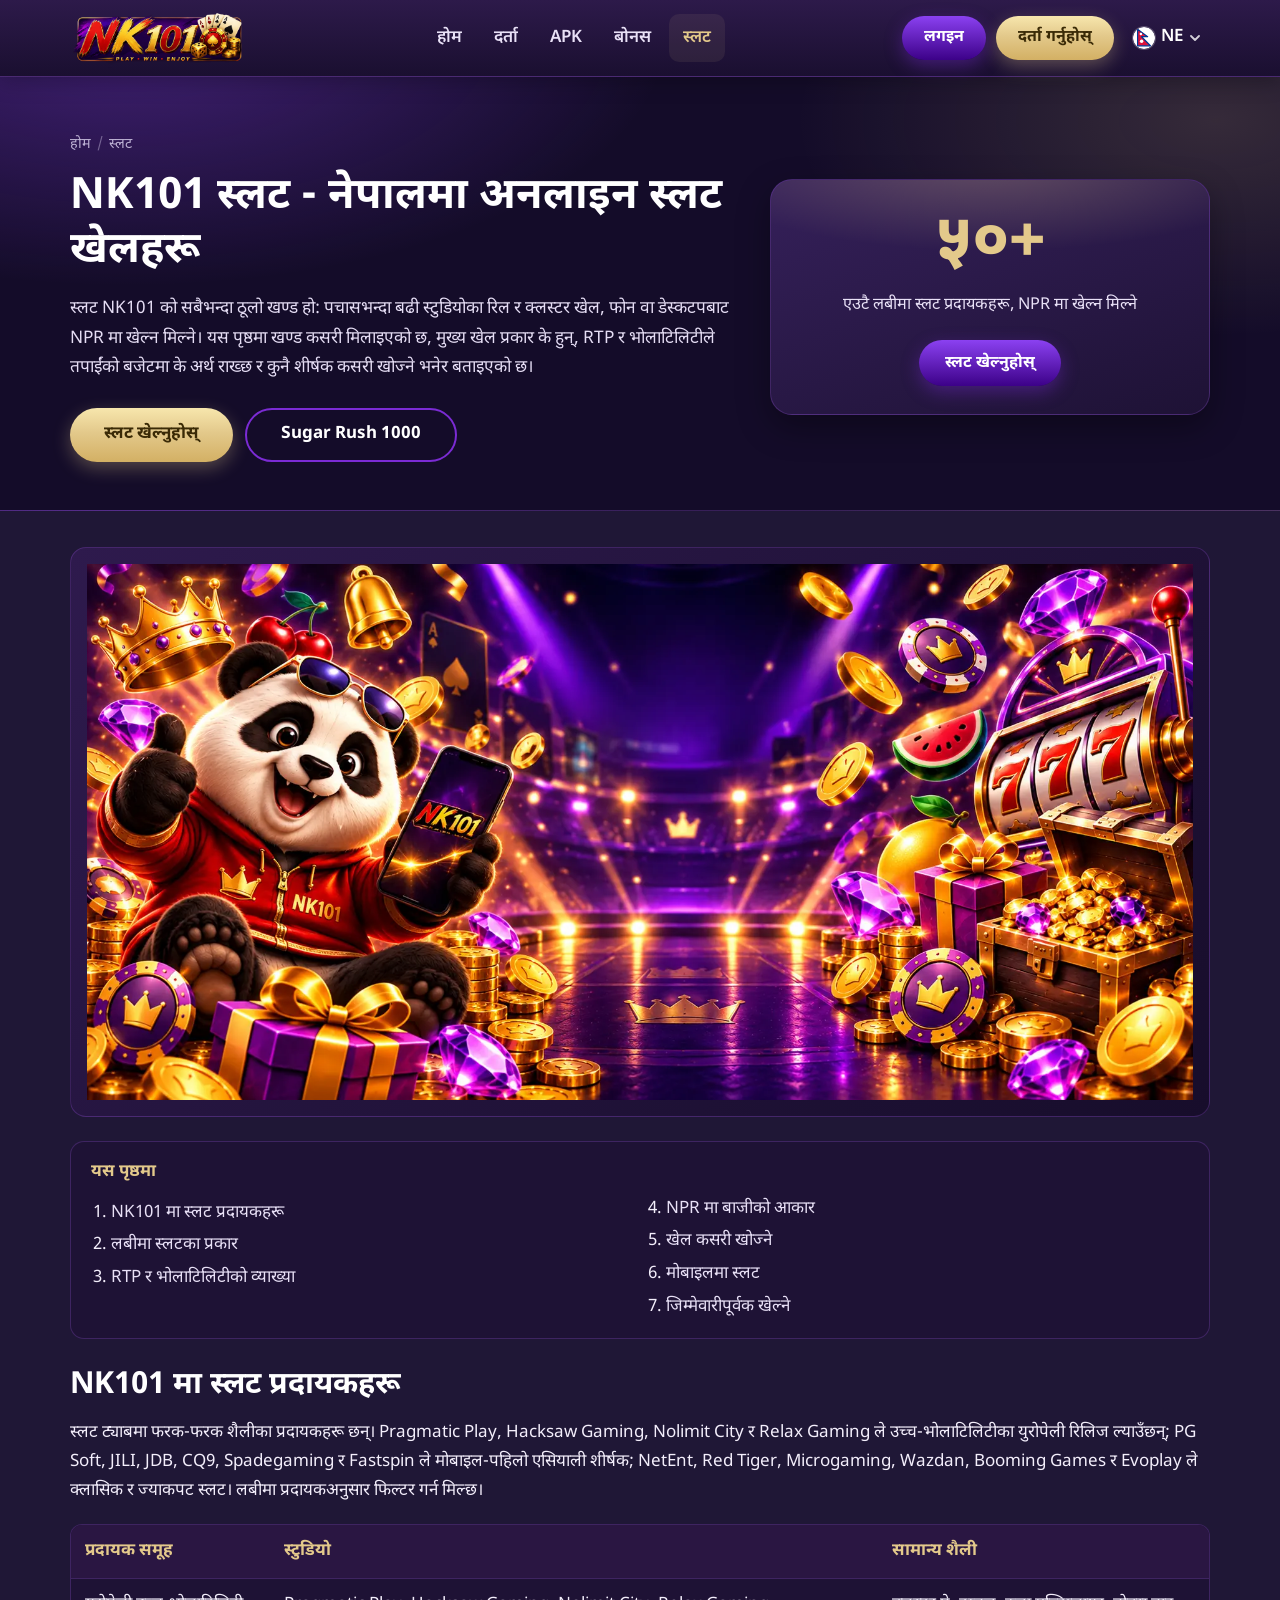
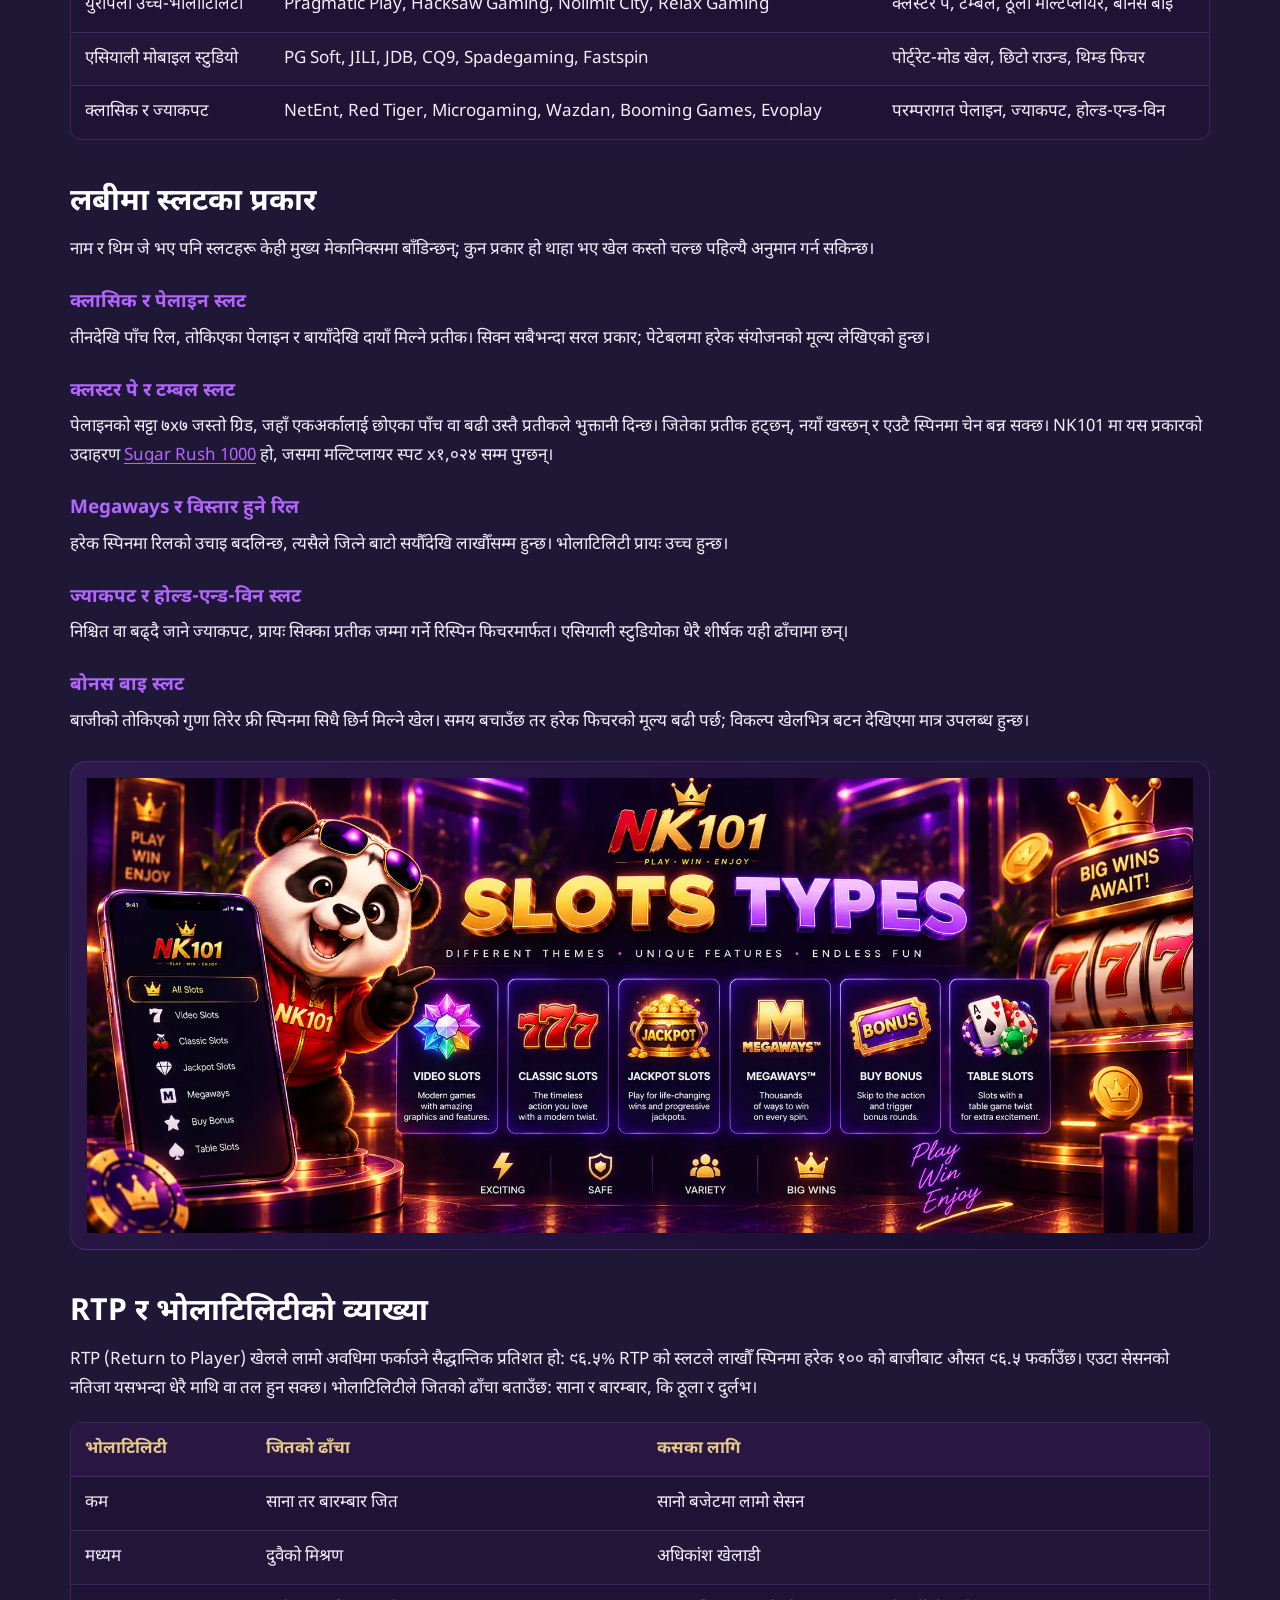
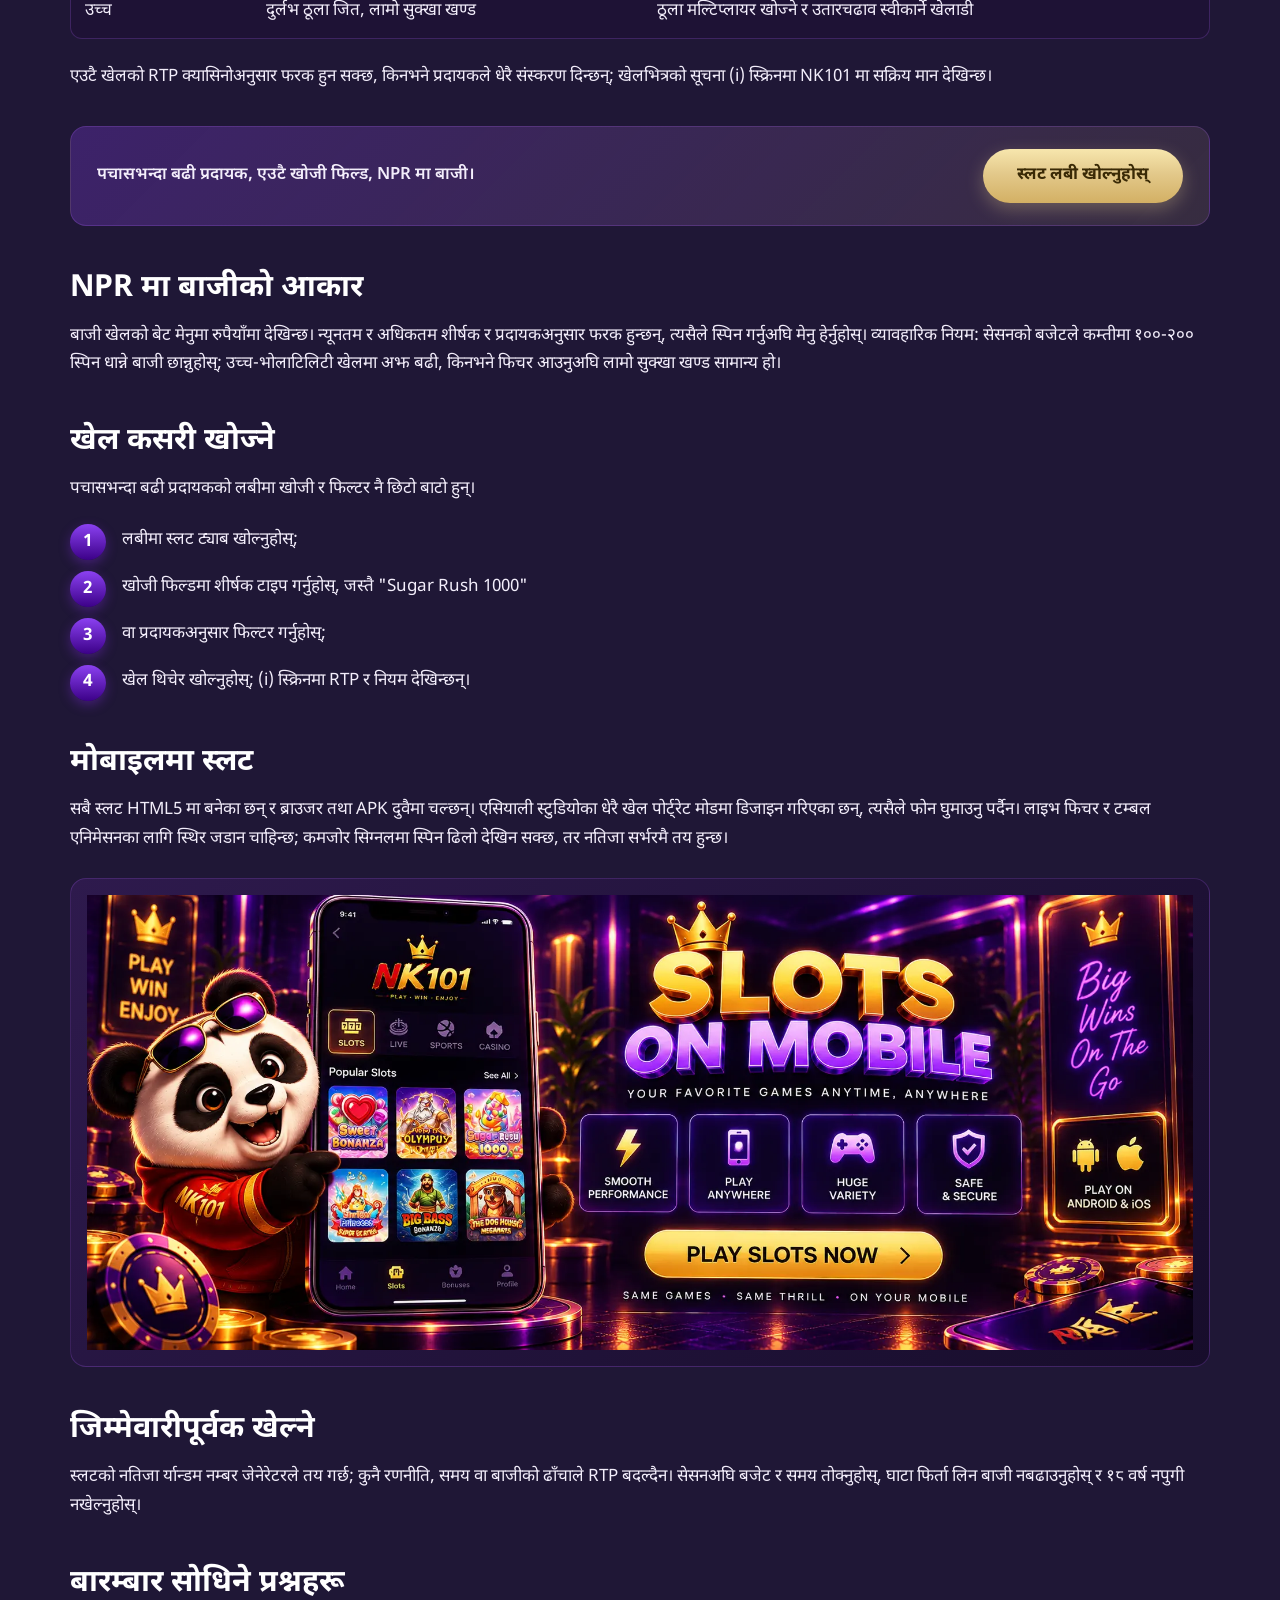
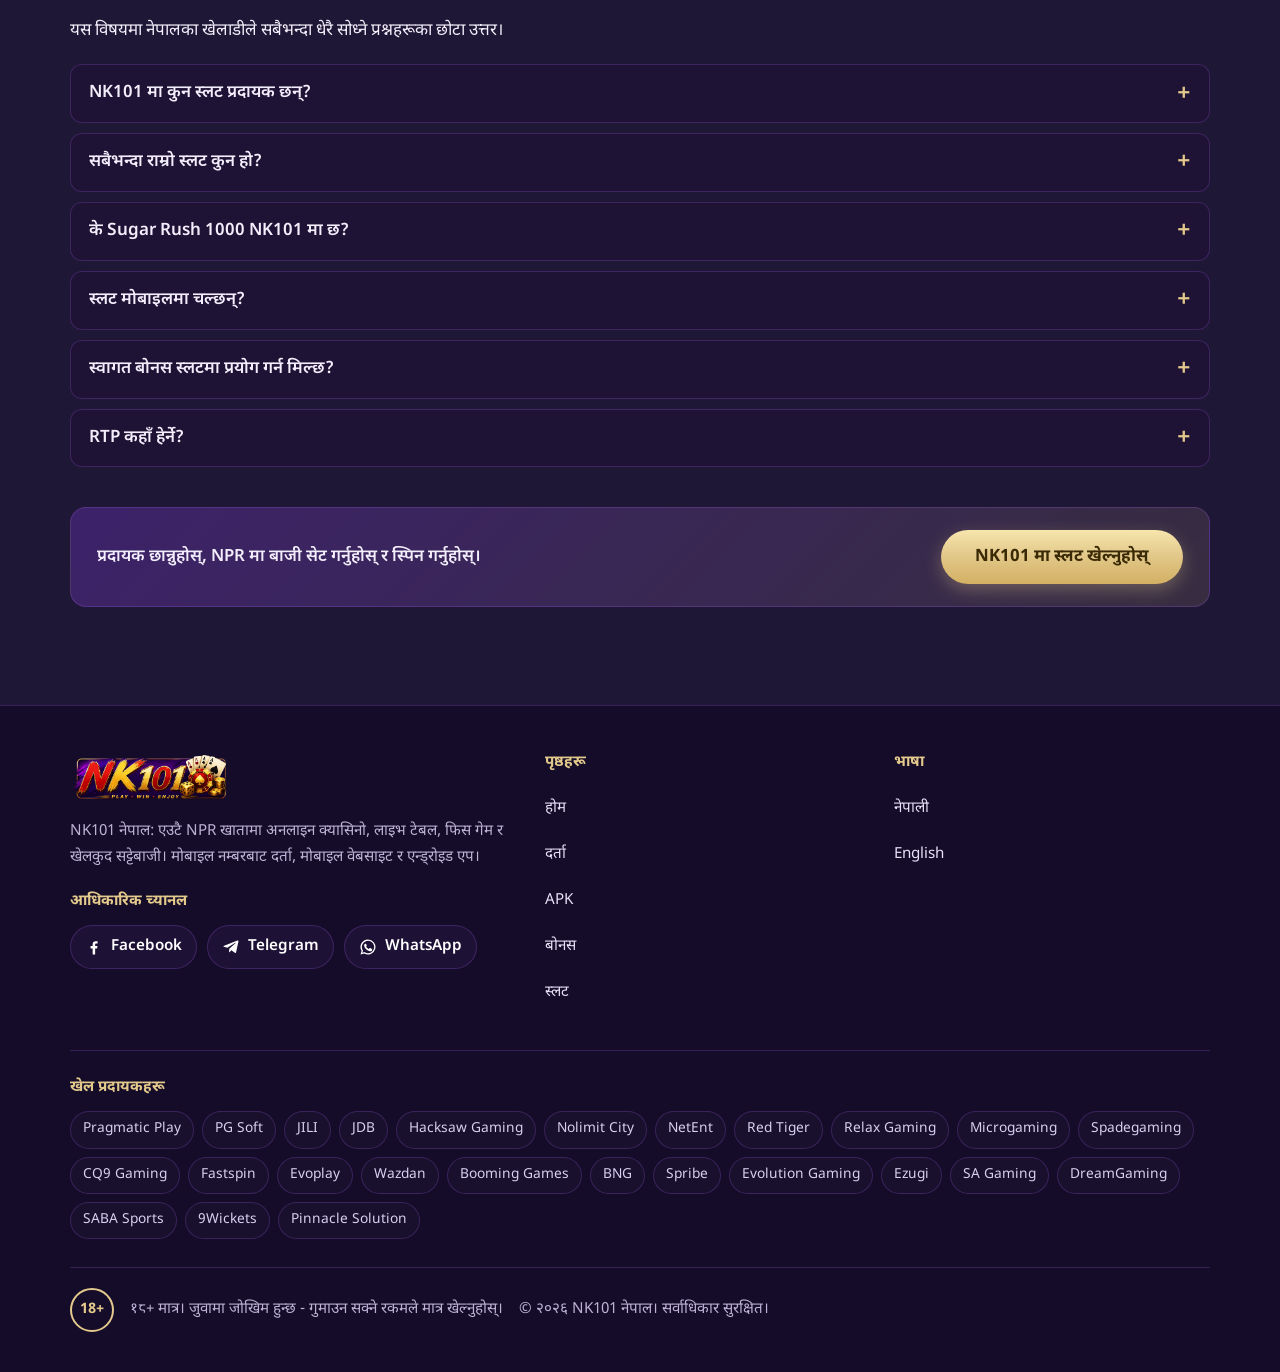
<file: slots/index.html>
<!DOCTYPE html>
<html lang="ne">
<head>
<meta charset="utf-8">
<meta name="viewport" content="width=device-width, initial-scale=1">
<title>NK101 स्लट - नेपालमा अनलाइन स्लट खेलहरू</title>
<meta name="description" content="नेपालका खेलाडीका लागि NK101 को स्लट खण्डमा के छ: प्रदायक, खेलका प्रकार, RTP र भोलाटिलिटीको व्याख्या, NPR मा बाजीको आकार र लबीमा Sugar Rush 1000 जस्तो शीर्षक कसरी खोज्ने।">
<link rel="canonical" href="https://nk101.onrender.com/slots/">
<link rel="alternate" hreflang="ne-NP" href="https://nk101.onrender.com/slots/">
<link rel="alternate" hreflang="en" href="https://nk101.onrender.com/en/slots/">
<link rel="alternate" hreflang="x-default" href="https://nk101.onrender.com/slots/">
<meta name="robots" content="index, follow, max-image-preview:large, max-snippet:-1">
<meta name="theme-color" content="#140c29">
<meta property="og:type" content="website">
<meta property="og:site_name" content="NK101 नेपाल">
<meta property="og:locale" content="ne_NP">
<meta property="og:locale:alternate" content="en_US">
<meta property="og:title" content="NK101 स्लट - नेपालमा अनलाइन स्लट खेलहरू">
<meta property="og:description" content="नेपालका खेलाडीका लागि NK101 को स्लट खण्डमा के छ: प्रदायक, खेलका प्रकार, RTP र भोलाटिलिटीको व्याख्या, NPR मा बाजीको आकार र लबीमा Sugar Rush 1000 जस्तो शीर्षक कसरी खोज्ने।">
<meta property="og:url" content="https://nk101.onrender.com/slots/">
<meta property="og:image" content="https://nk101.onrender.com/img/slots-hero.webp">
<meta name="twitter:card" content="summary_large_image">
<link rel="icon" href="/img/favicon.png" type="image/png" sizes="32x32">
<link rel="apple-touch-icon" href="/img/apple-touch-icon.png">
<link rel="preconnect" href="https://fonts.googleapis.com">
<link rel="preconnect" href="https://fonts.gstatic.com" crossorigin>
<link href="https://fonts.googleapis.com/css2?family=Noto+Sans+Devanagari:wght@400;600;700&display=swap" rel="stylesheet">
<link rel="stylesheet" href="/css/style.css">
<script type="application/ld+json">
{
 "@context": "https://schema.org",
 "@graph": [
  {
   "@type": "WebSite",
   "@id": "https://nk101.onrender.com/#website",
   "url": "https://nk101.onrender.com/",
   "name": "NK101 Nepal",
   "inLanguage": [
    "ne",
    "en"
   ],
   "publisher": {
    "@id": "https://nk101.onrender.com/#organization"
   }
  },
  {
   "@type": "Organization",
   "@id": "https://nk101.onrender.com/#organization",
   "name": "NK101",
   "url": "https://nk101.onrender.com/",
   "logo": {
    "@type": "ImageObject",
    "url": "https://nk101.onrender.com/img/nk101-logo.webp"
   },
   "sameAs": [
    "https://www.facebook.com/profile.php?id=61592459762964",
    "https://t.me/nk101channel",
    "https://www.whatsapp.com/channel/0029VbD0jE790x2sHs5jem3N"
   ]
  },
  {
   "@type": "WebPage",
   "@id": "https://nk101.onrender.com/slots/#webpage",
   "url": "https://nk101.onrender.com/slots/",
   "name": "NK101 स्लट - नेपालमा अनलाइन स्लट खेलहरू",
   "description": "नेपालका खेलाडीका लागि NK101 को स्लट खण्डमा के छ: प्रदायक, खेलका प्रकार, RTP र भोलाटिलिटीको व्याख्या, NPR मा बाजीको आकार र लबीमा Sugar Rush 1000 जस्तो शीर्षक कसरी खोज्ने।",
   "inLanguage": "ne-NP",
   "isPartOf": {
    "@id": "https://nk101.onrender.com/#website"
   },
   "primaryImageOfPage": {
    "@type": "ImageObject",
    "url": "https://nk101.onrender.com/img/slots-hero.webp"
   },
   "datePublished": "2026-09-21",
   "dateModified": "2026-09-21"
  },
  {
   "@type": "BreadcrumbList",
   "@id": "https://nk101.onrender.com/slots/#breadcrumb",
   "itemListElement": [
    {
     "@type": "ListItem",
     "position": 1,
     "name": "होम",
     "item": "https://nk101.onrender.com/"
    },
    {
     "@type": "ListItem",
     "position": 2,
     "name": "स्लट",
     "item": "https://nk101.onrender.com/slots/"
    }
   ]
  },
  {
   "@type": "FAQPage",
   "@id": "https://nk101.onrender.com/slots/#faq",
   "mainEntity": [
    {
     "@type": "Question",
     "name": "NK101 मा कुन स्लट प्रदायक छन्?",
     "acceptedAnswer": {
      "@type": "Answer",
      "text": "Pragmatic Play, PG Soft, JILI, Hacksaw Gaming, Nolimit City, NetEnt, Red Tiger, Relax Gaming, Spadegaming र CQ9 सहित पचासभन्दा बढी।"
     }
    },
    {
     "@type": "Question",
     "name": "सबैभन्दा राम्रो स्लट कुन हो?",
     "acceptedAnswer": {
      "@type": "Answer",
      "text": "वस्तुगत \"सबैभन्दा राम्रो\" छैन; RTP, भोलाटिलिटी र फिचर तुलना गरेर आफ्नो बजेट र शैलीअनुसार छान्नुहोस्।"
     }
    },
    {
     "@type": "Question",
     "name": "के Sugar Rush 1000 NK101 मा छ?",
     "acceptedAnswer": {
      "@type": "Answer",
      "text": "छ। यो Pragmatic Play खण्डमा छ र खोजीबाट भेटिन्छ।"
     }
    },
    {
     "@type": "Question",
     "name": "स्लट मोबाइलमा चल्छन्?",
     "acceptedAnswer": {
      "@type": "Answer",
      "text": "चल्छन्, ब्राउजर र एन्ड्रोइड APK दुवैमा।"
     }
    },
    {
     "@type": "Question",
     "name": "स्वागत बोनस स्लटमा प्रयोग गर्न मिल्छ?",
     "acceptedAnswer": {
      "@type": "Answer",
      "text": "बोनसका सर्तमा योग्य खेल र योगदान प्रतिशत लेखिएको हुन्छ; कार्ड जाँच्नुहोस्।"
     }
    },
    {
     "@type": "Question",
     "name": "RTP कहाँ हेर्ने?",
     "acceptedAnswer": {
      "@type": "Answer",
      "text": "खेलभित्रको (i) सूचना स्क्रिनमा; त्यहाँ NK101 मा सक्रिय संस्करणको मान देखिन्छ।"
     }
    }
   ]
  }
 ]
}
</script>
</head>
<body>
<a class="skip" href="#main">मुख्य सामग्रीमा जानुहोस्</a>
<header class="site-header">
  <div class="container header-inner">
    <a class="logo" href="/" aria-label="NK101"><img src="/img/nk101-logo.webp" width="192" height="60" alt="NK101" onerror="this.replaceWith(Object.assign(document.createElement('span'),{className:'logo-text',textContent:'NK101'}))"></a>
    <nav class="main-nav" id="main-nav" aria-label="मुख्य नेभिगेसन">
      <ul>
        <li><a href="/">होम</a></li>
        <li><a href="/register/">दर्ता</a></li>
        <li><a href="/apk/">APK</a></li>
        <li><a href="/bonuses/">बोनस</a></li>
        <li><a href="/slots/" aria-current="page">स्लट</a></li>
      </ul>
      <div class="nav-cta">
        <a class="btn btn-login" href="/go/" rel="nofollow">लगइन</a>
        <a class="btn btn-register" href="/go/" rel="nofollow">दर्ता गर्नुहोस्</a>
      </div>
    </nav>
    <div class="header-actions">
      <a class="btn btn-login" href="/go/" rel="nofollow">लगइन</a>
      <a class="btn btn-register" href="/go/" rel="nofollow">दर्ता गर्नुहोस्</a>
      <div class="lang">
        <button class="lang-btn" type="button" aria-haspopup="true" aria-expanded="false" aria-label="भाषा"><svg class="flag" viewBox="0 0 24 24" aria-hidden="true"><circle cx="12" cy="12" r="12" fill="#fff"/><path d="M5 2.5 16 10.6H9.3L19 20.5H5z" fill="#DC143C" stroke="#003893" stroke-width="1.3" stroke-linejoin="round"/><circle cx="8.6" cy="7.6" r="1.4" fill="#fff"/><circle cx="9.4" cy="15.6" r="1.9" fill="#fff"/></svg><span>NE</span><svg class="chev" viewBox="0 0 12 12" aria-hidden="true"><path d="M2 4l4 4 4-4" fill="none" stroke="currentColor" stroke-width="1.8" stroke-linecap="round" stroke-linejoin="round"/></svg></button>
        <ul class="lang-menu">
          <li><a href="/slots/" hreflang="ne-NP" lang="ne" aria-current="true"><svg class="flag" viewBox="0 0 24 24" aria-hidden="true"><circle cx="12" cy="12" r="12" fill="#fff"/><path d="M5 2.5 16 10.6H9.3L19 20.5H5z" fill="#DC143C" stroke="#003893" stroke-width="1.3" stroke-linejoin="round"/><circle cx="8.6" cy="7.6" r="1.4" fill="#fff"/><circle cx="9.4" cy="15.6" r="1.9" fill="#fff"/></svg><span>नेपाली</span></a></li>
          <li><a href="/en/slots/" hreflang="en" lang="en"><svg class="flag" viewBox="0 0 24 24" aria-hidden="true"><clipPath id="fc"><circle cx="12" cy="12" r="12"/></clipPath><g clip-path="url(#fc)"><rect width="24" height="24" fill="#fff"/><path d="M0 0h24v1.85H0zM0 3.7h24v1.85H0zM0 7.4h24v1.85H0zM0 11.1h24v1.85H0zM0 14.8h24v1.85H0zM0 18.5h24v1.85H0zM0 22.2h24V24H0z" fill="#B22234"/><rect width="10.5" height="12.95" fill="#3C3B6E"/><g fill="#fff"><circle cx="2" cy="2" r=".7"/><circle cx="5.2" cy="2" r=".7"/><circle cx="8.4" cy="2" r=".7"/><circle cx="3.6" cy="4.3" r=".7"/><circle cx="6.8" cy="4.3" r=".7"/><circle cx="2" cy="6.6" r=".7"/><circle cx="5.2" cy="6.6" r=".7"/><circle cx="8.4" cy="6.6" r=".7"/><circle cx="3.6" cy="8.9" r=".7"/><circle cx="6.8" cy="8.9" r=".7"/><circle cx="2" cy="11.2" r=".7"/><circle cx="5.2" cy="11.2" r=".7"/><circle cx="8.4" cy="11.2" r=".7"/></g></g></svg><span>English</span></a></li>
        </ul>
      </div>
      <button class="burger" type="button" aria-controls="main-nav" aria-expanded="false" aria-label="मेनु"><span></span></button>
    </div>
  </div>
</header>

<main id="main">
  <section class="hero">
    <div class="container hero-grid">
      <div class="hero-copy">
        <nav class="crumbs" aria-label="Breadcrumb"><ol><li><a href="/">होम</a></li><li aria-current="page">स्लट</li></ol></nav>
        <h1>NK101 स्लट - नेपालमा अनलाइन स्लट खेलहरू</h1>
        <p class="lead">स्लट NK101 को सबैभन्दा ठूलो खण्ड हो: पचासभन्दा बढी स्टुडियोका रिल र क्लस्टर खेल, फोन वा डेस्कटपबाट NPR मा खेल्न मिल्ने। यस पृष्ठमा खण्ड कसरी मिलाइएको छ, मुख्य खेल प्रकार के हुन्, RTP र भोलाटिलिटीले तपाईंको बजेटमा के अर्थ राख्छ र कुनै शीर्षक कसरी खोज्ने भनेर बताइएको छ।</p>
        <div class="hero-actions">
          <a class="btn btn-register btn-lg" href="/go/" rel="nofollow">स्लट खेल्नुहोस्</a>
          <a class="btn btn-outline btn-lg" href="/slots/sugar-rush-1000/">Sugar Rush 1000</a>
        </div>
      </div>
      <aside class="hero-card" aria-label="एउटै लबीमा स्लट प्रदायकहरू, NPR मा खेल्न मिल्ने">
        <div class="big">५०+</div>
        <p class="small">एउटै लबीमा स्लट प्रदायकहरू, NPR मा खेल्न मिल्ने</p>
        <a class="btn btn-login" href="/go/" rel="nofollow">स्लट खेल्नुहोस्</a>
      </aside>
    </div>
  </section>

  <div class="container content">
    <figure class="media media-hero"><img src="/img/slots-hero.webp" width="1200" height="600" alt="Pragmatic Play, PG Soft, JILI र अन्य प्रदायकका खेल भएको NK101 स्लट लबी" fetchpriority="high"></figure>
    <nav class="toc" aria-label="यस पृष्ठमा"><p class="toc-title">यस पृष्ठमा</p>
  <ol>
    <li><a href="#providers">NK101 मा स्लट प्रदायकहरू</a></li>
    <li><a href="#types">लबीमा स्लटका प्रकार</a></li>
    <li><a href="#rtp-volatility">RTP र भोलाटिलिटीको व्याख्या</a></li>
    <li><a href="#bets">NPR मा बाजीको आकार</a></li>
    <li><a href="#find">खेल कसरी खोज्ने</a></li>
    <li><a href="#mobile">मोबाइलमा स्लट</a></li>
    <li><a href="#responsible">जिम्मेवारीपूर्वक खेल्ने</a></li>
  </ol>
</nav>

<section id="providers">
<h2>NK101 मा स्लट प्रदायकहरू</h2>
<p>स्लट ट्याबमा फरक-फरक शैलीका प्रदायकहरू छन्। Pragmatic Play, Hacksaw Gaming, Nolimit City र Relax Gaming ले उच्च-भोलाटिलिटीका युरोपेली रिलिज ल्याउँछन्; PG Soft, JILI, JDB, CQ9, Spadegaming र Fastspin ले मोबाइल-पहिलो एसियाली शीर्षक; NetEnt, Red Tiger, Microgaming, Wazdan, Booming Games र Evoplay ले क्लासिक र ज्याकपट स्लट। लबीमा प्रदायकअनुसार फिल्टर गर्न मिल्छ।</p>
<div class="table-wrap"><table>
  <thead><tr><th>प्रदायक समूह</th><th>स्टुडियो</th><th>सामान्य शैली</th></tr></thead>
  <tbody>
    <tr><td>युरोपेली उच्च-भोलाटिलिटी</td><td>Pragmatic Play, Hacksaw Gaming, Nolimit City, Relax Gaming</td><td>क्लस्टर पे, टम्बल, ठूला मल्टिप्लायर, बोनस बाइ</td></tr>
    <tr><td>एसियाली मोबाइल स्टुडियो</td><td>PG Soft, JILI, JDB, CQ9, Spadegaming, Fastspin</td><td>पोर्ट्रेट-मोड खेल, छिटो राउन्ड, थिम्ड फिचर</td></tr>
    <tr><td>क्लासिक र ज्याकपट</td><td>NetEnt, Red Tiger, Microgaming, Wazdan, Booming Games, Evoplay</td><td>परम्परागत पेलाइन, ज्याकपट, होल्ड-एन्ड-विन</td></tr>
  </tbody>
</table></div>
</section>

<section id="types">
<h2>लबीमा स्लटका प्रकार</h2>
<p>नाम र थिम जे भए पनि स्लटहरू केही मुख्य मेकानिक्समा बाँडिन्छन्; कुन प्रकार हो थाहा भए खेल कस्तो चल्छ पहिल्यै अनुमान गर्न सकिन्छ।</p>
<h3>क्लासिक र पेलाइन स्लट</h3>
<p>तीनदेखि पाँच रिल, तोकिएका पेलाइन र बायाँदेखि दायाँ मिल्ने प्रतीक। सिक्न सबैभन्दा सरल प्रकार; पेटेबलमा हरेक संयोजनको मूल्य लेखिएको हुन्छ।</p>
<h3>क्लस्टर पे र टम्बल स्लट</h3>
<p>पेलाइनको सट्टा ७x७ जस्तो ग्रिड, जहाँ एकअर्कालाई छोएका पाँच वा बढी उस्तै प्रतीकले भुक्तानी दिन्छ। जितेका प्रतीक हट्छन्, नयाँ खस्छन् र एउटै स्पिनमा चेन बन्न सक्छ। NK101 मा यस प्रकारको उदाहरण <a href="/slots/sugar-rush-1000/">Sugar Rush 1000</a> हो, जसमा मल्टिप्लायर स्पट x१,०२४ सम्म पुग्छन्।</p>
<h3>Megaways र विस्तार हुने रिल</h3>
<p>हरेक स्पिनमा रिलको उचाइ बदलिन्छ, त्यसैले जित्ने बाटो सयौँदेखि लाखौँसम्म हुन्छ। भोलाटिलिटी प्रायः उच्च हुन्छ।</p>
<h3>ज्याकपट र होल्ड-एन्ड-विन स्लट</h3>
<p>निश्चित वा बढ्दै जाने ज्याकपट, प्रायः सिक्का प्रतीक जम्मा गर्ने रिस्पिन फिचरमार्फत। एसियाली स्टुडियोका धेरै शीर्षक यही ढाँचामा छन्।</p>
<h3>बोनस बाइ स्लट</h3>
<p>बाजीको तोकिएको गुणा तिरेर फ्री स्पिनमा सिधै छिर्न मिल्ने खेल। समय बचाउँछ तर हरेक फिचरको मूल्य बढी पर्छ; विकल्प खेलभित्र बटन देखिएमा मात्र उपलब्ध हुन्छ।</p>
<figure class="media"><img src="/img/slots-types.webp" width="1024" height="440" alt="NK101 मा स्लटका प्रकार: क्लासिक, क्लस्टर पे, Megaways, ज्याकपट र बोनस बाइ" loading="lazy"></figure>
</section>

<section id="rtp-volatility">
<h2>RTP र भोलाटिलिटीको व्याख्या</h2>
<p>RTP (Return to Player) खेलले लामो अवधिमा फर्काउने सैद्धान्तिक प्रतिशत हो: ९६.५% RTP को स्लटले लाखौँ स्पिनमा हरेक १०० को बाजीबाट औसत ९६.५ फर्काउँछ। एउटा सेसनको नतिजा यसभन्दा धेरै माथि वा तल हुन सक्छ। भोलाटिलिटीले जितको ढाँचा बताउँछ: साना र बारम्बार, कि ठूला र दुर्लभ।</p>
<div class="table-wrap"><table>
  <thead><tr><th>भोलाटिलिटी</th><th>जितको ढाँचा</th><th>कसका लागि</th></tr></thead>
  <tbody>
    <tr><td>कम</td><td>साना तर बारम्बार जित</td><td>सानो बजेटमा लामो सेसन</td></tr>
    <tr><td>मध्यम</td><td>दुवैको मिश्रण</td><td>अधिकांश खेलाडी</td></tr>
    <tr><td>उच्च</td><td>दुर्लभ ठूला जित, लामो सुक्खा खण्ड</td><td>ठूला मल्टिप्लायर खोज्ने र उतारचढाव स्वीकार्ने खेलाडी</td></tr>
  </tbody>
</table></div>
<p>एउटै खेलको RTP क्यासिनोअनुसार फरक हुन सक्छ, किनभने प्रदायकले धेरै संस्करण दिन्छन्; खेलभित्रको सूचना (i) स्क्रिनमा NK101 मा सक्रिय मान देखिन्छ।</p>
</section>

<div class="cta-box"><p>पचासभन्दा बढी प्रदायक, एउटै खोजी फिल्ड, NPR मा बाजी।</p><a class="btn btn-register btn-lg" href="/go/" rel="nofollow">स्लट लबी खोल्नुहोस्</a></div>

<section id="bets">
<h2>NPR मा बाजीको आकार</h2>
<p>बाजी खेलको बेट मेनुमा रुपैयाँमा देखिन्छ। न्यूनतम र अधिकतम शीर्षक र प्रदायकअनुसार फरक हुन्छन्, त्यसैले स्पिन गर्नुअघि मेनु हेर्नुहोस्। व्यावहारिक नियम: सेसनको बजेटले कम्तीमा १००-२०० स्पिन धान्ने बाजी छान्नुहोस्; उच्च-भोलाटिलिटी खेलमा अझ बढी, किनभने फिचर आउनुअघि लामो सुक्खा खण्ड सामान्य हो।</p>
</section>

<section id="find">
<h2>खेल कसरी खोज्ने</h2>
<p>पचासभन्दा बढी प्रदायकको लबीमा खोजी र फिल्टर नै छिटो बाटो हुन्।</p>
<ol class="steps">
  <li>लबीमा स्लट ट्याब खोल्नुहोस्;</li>
  <li>खोजी फिल्डमा शीर्षक टाइप गर्नुहोस्, जस्तै &quot;Sugar Rush 1000&quot;</li>
  <li>वा प्रदायकअनुसार फिल्टर गर्नुहोस्;</li>
  <li>खेल थिचेर खोल्नुहोस्; (i) स्क्रिनमा RTP र नियम देखिन्छन्।</li>
</ol>
</section>

<section id="mobile">
<h2>मोबाइलमा स्लट</h2>
<p>सबै स्लट HTML5 मा बनेका छन् र ब्राउजर तथा APK दुवैमा चल्छन्। एसियाली स्टुडियोका धेरै खेल पोर्ट्रेट मोडमा डिजाइन गरिएका छन्, त्यसैले फोन घुमाउनु पर्दैन। लाइभ फिचर र टम्बल एनिमेसनका लागि स्थिर जडान चाहिन्छ; कमजोर सिग्नलमा स्पिन ढिलो देखिन सक्छ, तर नतिजा सर्भरमै तय हुन्छ।</p>
<figure class="media"><img src="/img/slots-mobile.webp" width="1024" height="440" alt="स्मार्टफोनमा पोर्ट्रेट मोडमा खेलिँदै गरेका NK101 स्लट" loading="lazy"></figure>
</section>

<section id="responsible">
<h2>जिम्मेवारीपूर्वक खेल्ने</h2>
<p>स्लटको नतिजा र्यान्डम नम्बर जेनेरेटरले तय गर्छ; कुनै रणनीति, समय वा बाजीको ढाँचाले RTP बदल्दैन। सेसनअघि बजेट र समय तोक्नुहोस्, घाटा फिर्ता लिन बाजी नबढाउनुहोस् र १८ वर्ष नपुगी नखेल्नुहोस्।</p>
</section>

    <section id="faq" class="faq">
      <h2>बारम्बार सोधिने प्रश्नहरू</h2>
      <p>यस विषयमा नेपालका खेलाडीले सबैभन्दा धेरै सोध्ने प्रश्नहरूका छोटा उत्तर।</p>
      <details><summary>NK101 मा कुन स्लट प्रदायक छन्?</summary><p>Pragmatic Play, PG Soft, JILI, Hacksaw Gaming, Nolimit City, NetEnt, Red Tiger, Relax Gaming, Spadegaming र CQ9 सहित पचासभन्दा बढी।</p></details>
<details><summary>सबैभन्दा राम्रो स्लट कुन हो?</summary><p>वस्तुगत &quot;सबैभन्दा राम्रो&quot; छैन; RTP, भोलाटिलिटी र फिचर तुलना गरेर आफ्नो बजेट र शैलीअनुसार छान्नुहोस्।</p></details>
<details><summary>के Sugar Rush 1000 NK101 मा छ?</summary><p>छ। यो Pragmatic Play खण्डमा छ र खोजीबाट भेटिन्छ।</p></details>
<details><summary>स्लट मोबाइलमा चल्छन्?</summary><p>चल्छन्, ब्राउजर र एन्ड्रोइड APK दुवैमा।</p></details>
<details><summary>स्वागत बोनस स्लटमा प्रयोग गर्न मिल्छ?</summary><p>बोनसका सर्तमा योग्य खेल र योगदान प्रतिशत लेखिएको हुन्छ; कार्ड जाँच्नुहोस्।</p></details>
<details><summary>RTP कहाँ हेर्ने?</summary><p>खेलभित्रको (i) सूचना स्क्रिनमा; त्यहाँ NK101 मा सक्रिय संस्करणको मान देखिन्छ।</p></details>
    </section>
    <div class="cta-box cta-end"><p>प्रदायक छान्नुहोस्, NPR मा बाजी सेट गर्नुहोस् र स्पिन गर्नुहोस्।</p><a class="btn btn-register btn-lg" href="/go/" rel="nofollow">NK101 मा स्लट खेल्नुहोस्</a></div>
  </div>
</main>

<footer class="site-footer">
  <div class="container">
    <div class="footer-top">
      <div class="footer-brand">
        <img src="/img/nk101-logo.webp" width="160" height="50" alt="NK101" loading="lazy" onerror="this.replaceWith(Object.assign(document.createElement('span'),{className:'logo-text',textContent:'NK101'}))">
        <p>NK101 नेपाल: एउटै NPR खातामा अनलाइन क्यासिनो, लाइभ टेबल, फिस गेम र खेलकुद सट्टेबाजी। मोबाइल नम्बरबाट दर्ता, मोबाइल वेबसाइट र एन्ड्रोइड एप।</p>
        <p class="footer-h">आधिकारिक च्यानल</p>
        <div class="socials">
          <a href="https://www.facebook.com/profile.php?id=61592459762964" target="_blank" rel="nofollow noopener"><svg viewBox="0 0 24 24" fill="currentColor" aria-hidden="true"><path d="M13.5 22v-8h2.7l.4-3.2h-3.1V8.8c0-.9.3-1.6 1.6-1.6h1.7V4.4c-.3 0-1.3-.1-2.5-.1-2.5 0-4.1 1.5-4.1 4.2v2.3H7.4V14h2.8v8h3.3z"/></svg><span>Facebook</span></a>
          <a href="https://t.me/nk101channel" target="_blank" rel="nofollow noopener"><svg viewBox="0 0 24 24" fill="currentColor" aria-hidden="true"><path d="M21.9 4.6 18.8 19c-.2 1-.9 1.3-1.7.8l-4.6-3.4-2.2 2.1c-.3.3-.5.5-.9.5l.3-4.7 8.5-7.7c.4-.3-.1-.5-.6-.2L7.1 13.1 2.6 11.7c-1-.3-1-1 .2-1.4l17.8-6.9c.8-.3 1.5.2 1.3 1.2z"/></svg><span>Telegram</span></a>
          <a href="https://www.whatsapp.com/channel/0029VbD0jE790x2sHs5jem3N" target="_blank" rel="nofollow noopener"><svg viewBox="0 0 24 24" fill="currentColor" aria-hidden="true"><path d="M12 2a10 10 0 0 0-8.6 15.1L2 22l5-1.3A10 10 0 1 0 12 2zm0 18.2a8.2 8.2 0 0 1-4.2-1.2l-.3-.2-3 .8.8-2.9-.2-.3A8.2 8.2 0 1 1 12 20.2zm4.5-6.1c-.2-.1-1.5-.7-1.7-.8-.2-.1-.4-.1-.6.1l-.8 1c-.1.2-.3.2-.5.1a6.7 6.7 0 0 1-3.3-2.9c-.3-.4.2-.4.7-1.3.1-.2 0-.3 0-.5l-.8-1.8c-.2-.5-.4-.4-.6-.4h-.5a1 1 0 0 0-.7.3 3 3 0 0 0-.9 2.2 5.2 5.2 0 0 0 1.1 2.8c.1.2 1.9 2.9 4.6 4.1 1.7.7 2.4.8 3.2.7.5-.1 1.5-.6 1.7-1.2.2-.6.2-1.1.2-1.2-.1-.1-.3-.2-.5-.3z"/></svg><span>WhatsApp</span></a>
        </div>
      </div>
      <div class="footer-links">
        <p class="footer-h">पृष्ठहरू</p>
        <ul>
          <li><a href="/">होम</a></li>
          <li><a href="/register/">दर्ता</a></li>
          <li><a href="/apk/">APK</a></li>
          <li><a href="/bonuses/">बोनस</a></li>
          <li><a href="/slots/">स्लट</a></li>
        </ul>
      </div>
      <div class="footer-links">
        <p class="footer-h">भाषा</p>
        <ul>
          <li><a href="/slots/" hreflang="ne-NP" lang="ne">नेपाली</a></li>
          <li><a href="/en/slots/" hreflang="en" lang="en">English</a></li>
        </ul>
      </div>
    </div>
    <div class="providers">
      <p class="footer-h">खेल प्रदायकहरू</p>
      <ul class="chips"><li>Pragmatic Play</li><li>PG Soft</li><li>JILI</li><li>JDB</li><li>Hacksaw Gaming</li><li>Nolimit City</li><li>NetEnt</li><li>Red Tiger</li><li>Relax Gaming</li><li>Microgaming</li><li>Spadegaming</li><li>CQ9 Gaming</li><li>Fastspin</li><li>Evoplay</li><li>Wazdan</li><li>Booming Games</li><li>BNG</li><li>Spribe</li><li>Evolution Gaming</li><li>Ezugi</li><li>SA Gaming</li><li>DreamGaming</li><li>SABA Sports</li><li>9Wickets</li><li>Pinnacle Solution</li></ul>
    </div>
    <div class="footer-bottom">
      <span class="age" aria-hidden="true">18+</span>
      <p>१८+ मात्र। जुवामा जोखिम हुन्छ - गुमाउन सक्ने रकमले मात्र खेल्नुहोस्।</p>
      <p>© २०२६ NK101 नेपाल। सर्वाधिकार सुरक्षित।</p>
    </div>
  </div>
</footer>

<div class="sticky-cta">
  <a class="btn btn-login" href="/go/" rel="nofollow">लगइन</a>
  <a class="btn btn-register" href="/go/" rel="nofollow">दर्ता गर्नुहोस्</a>
</div>
<script src="/js/main.js" defer></script>
</body>
</html>
</file>
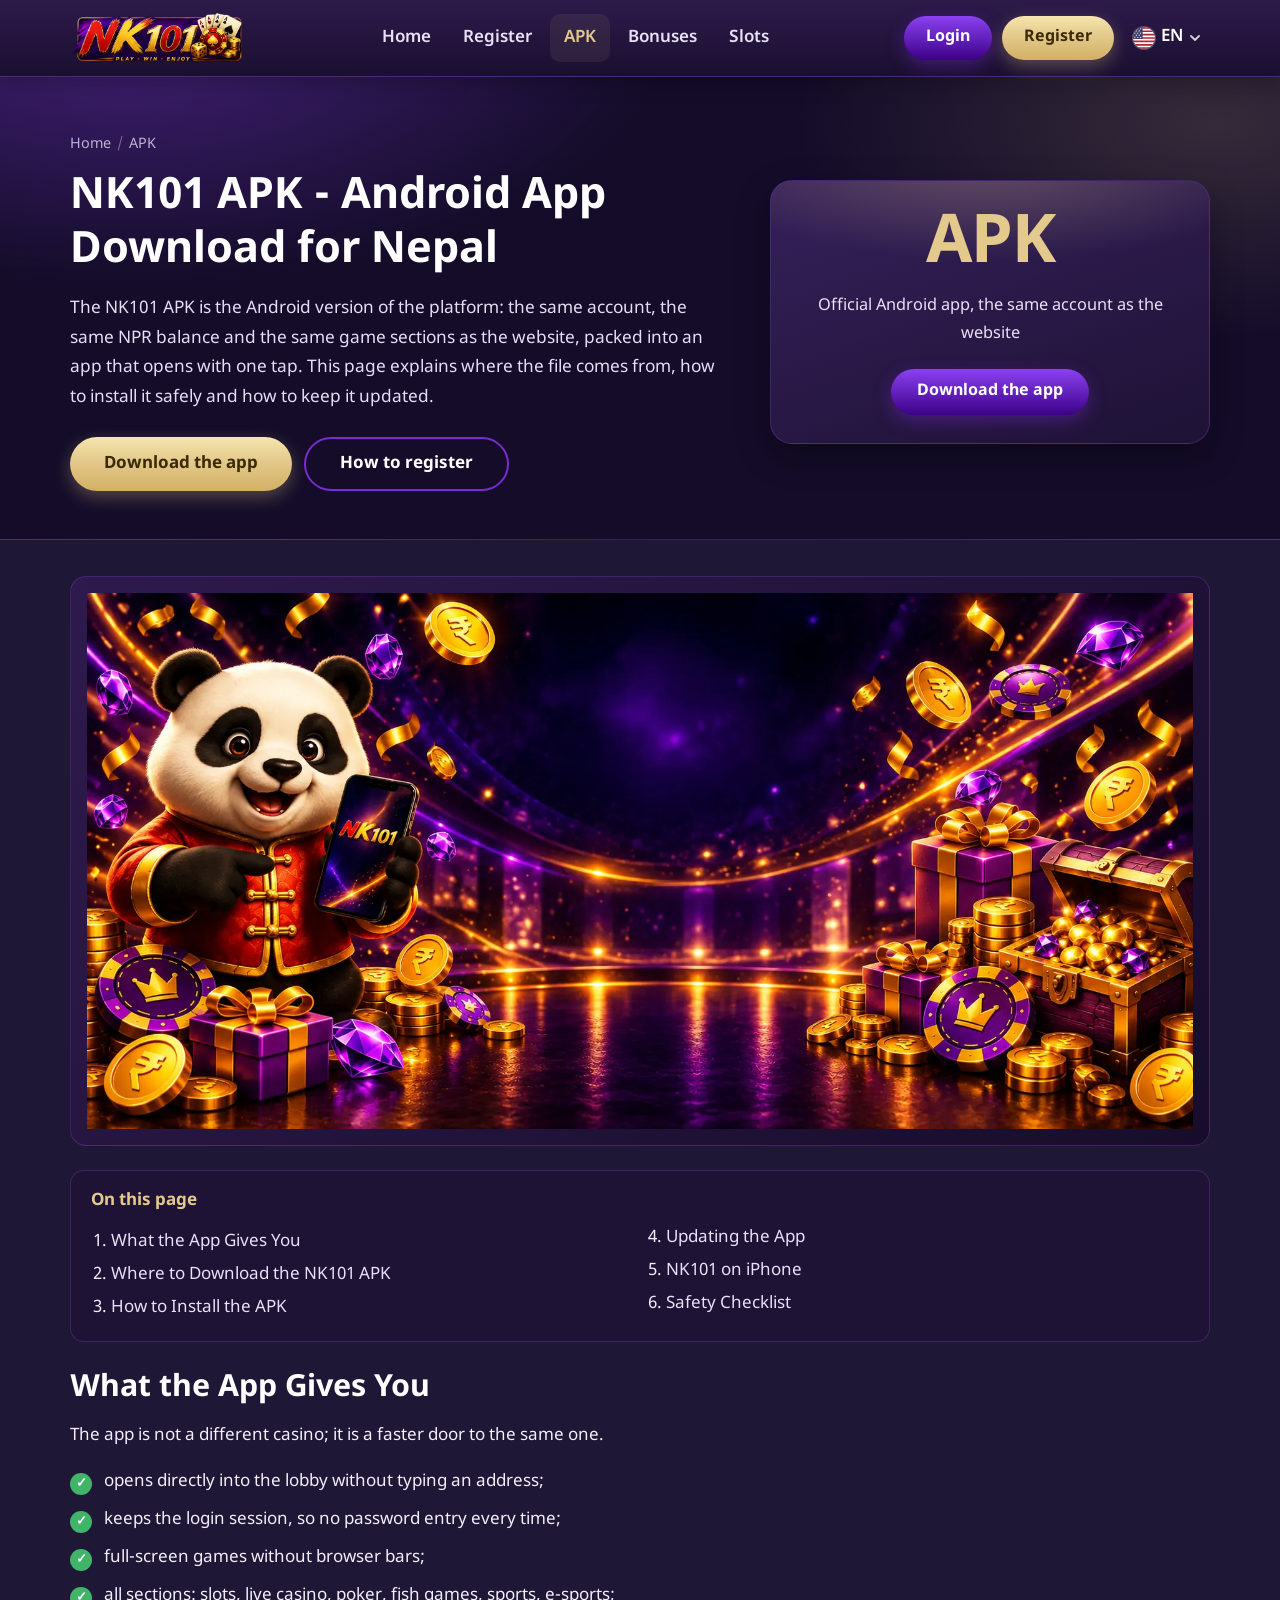
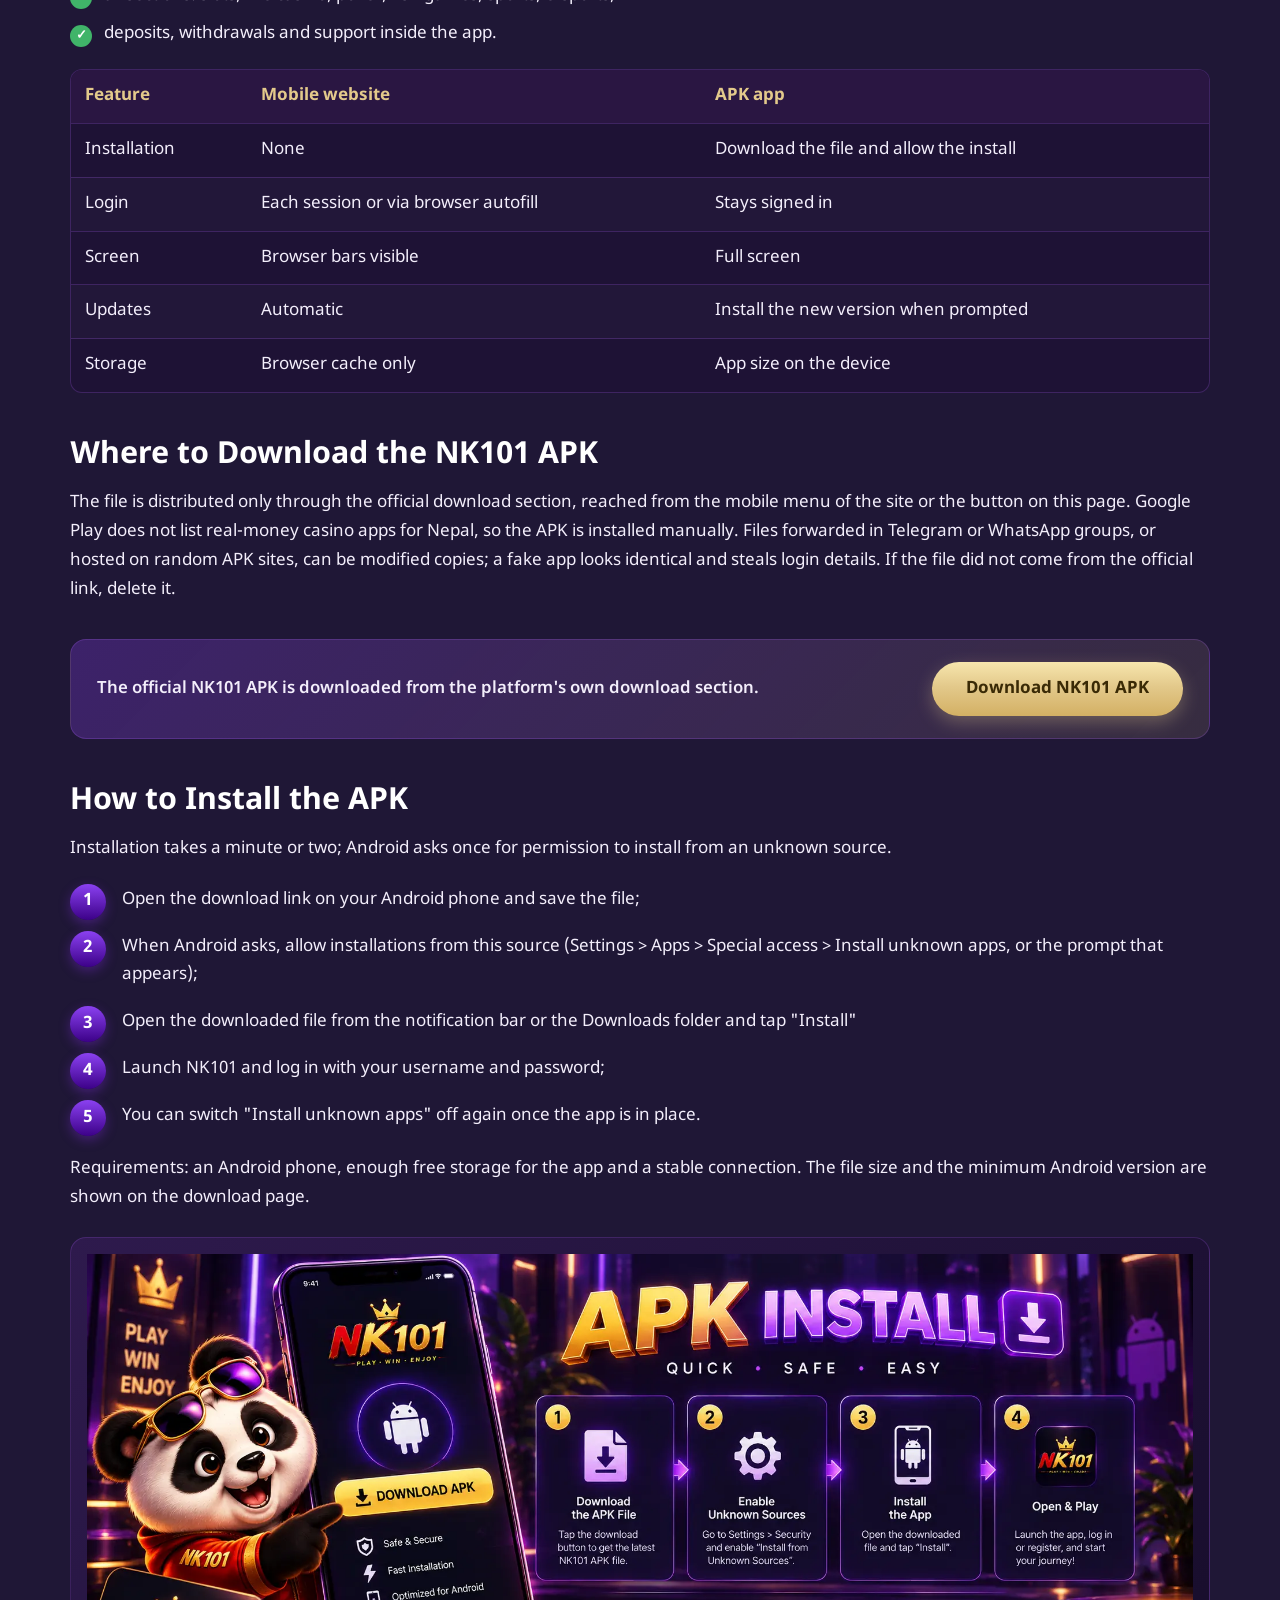
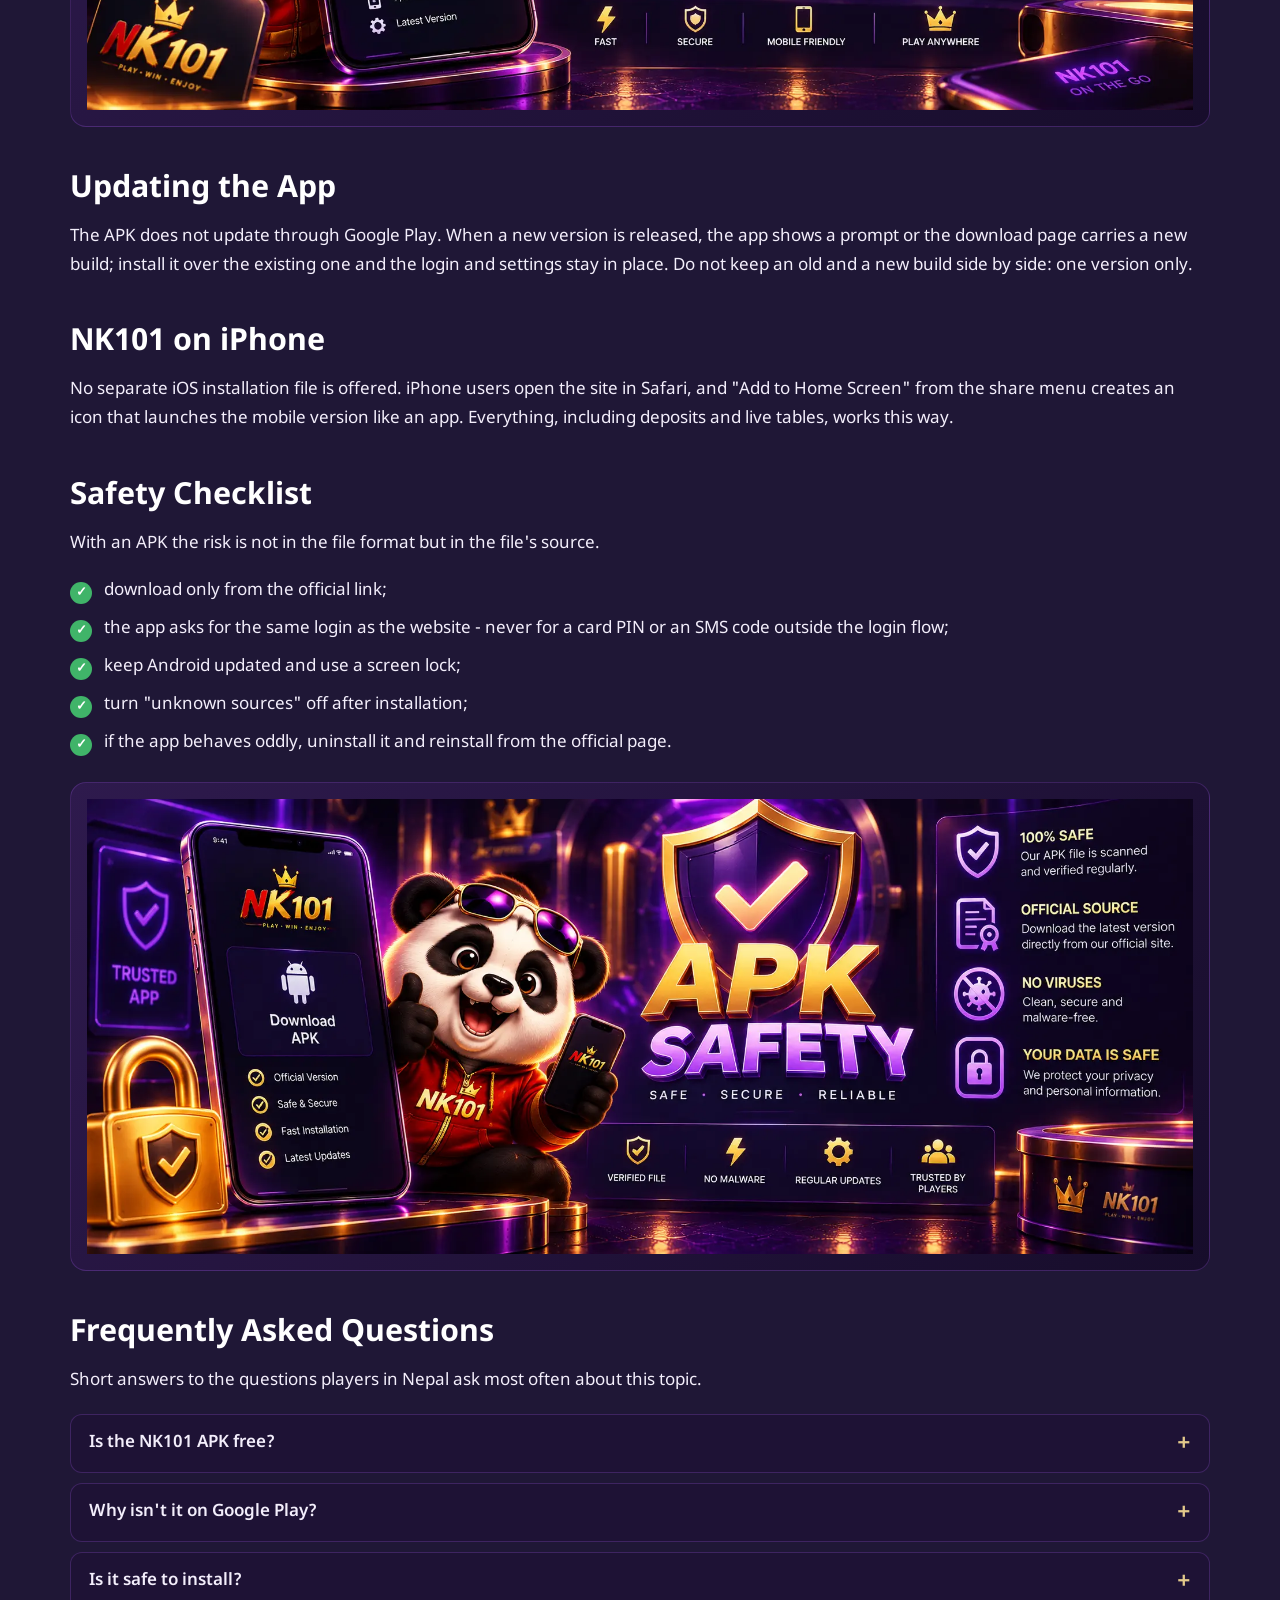
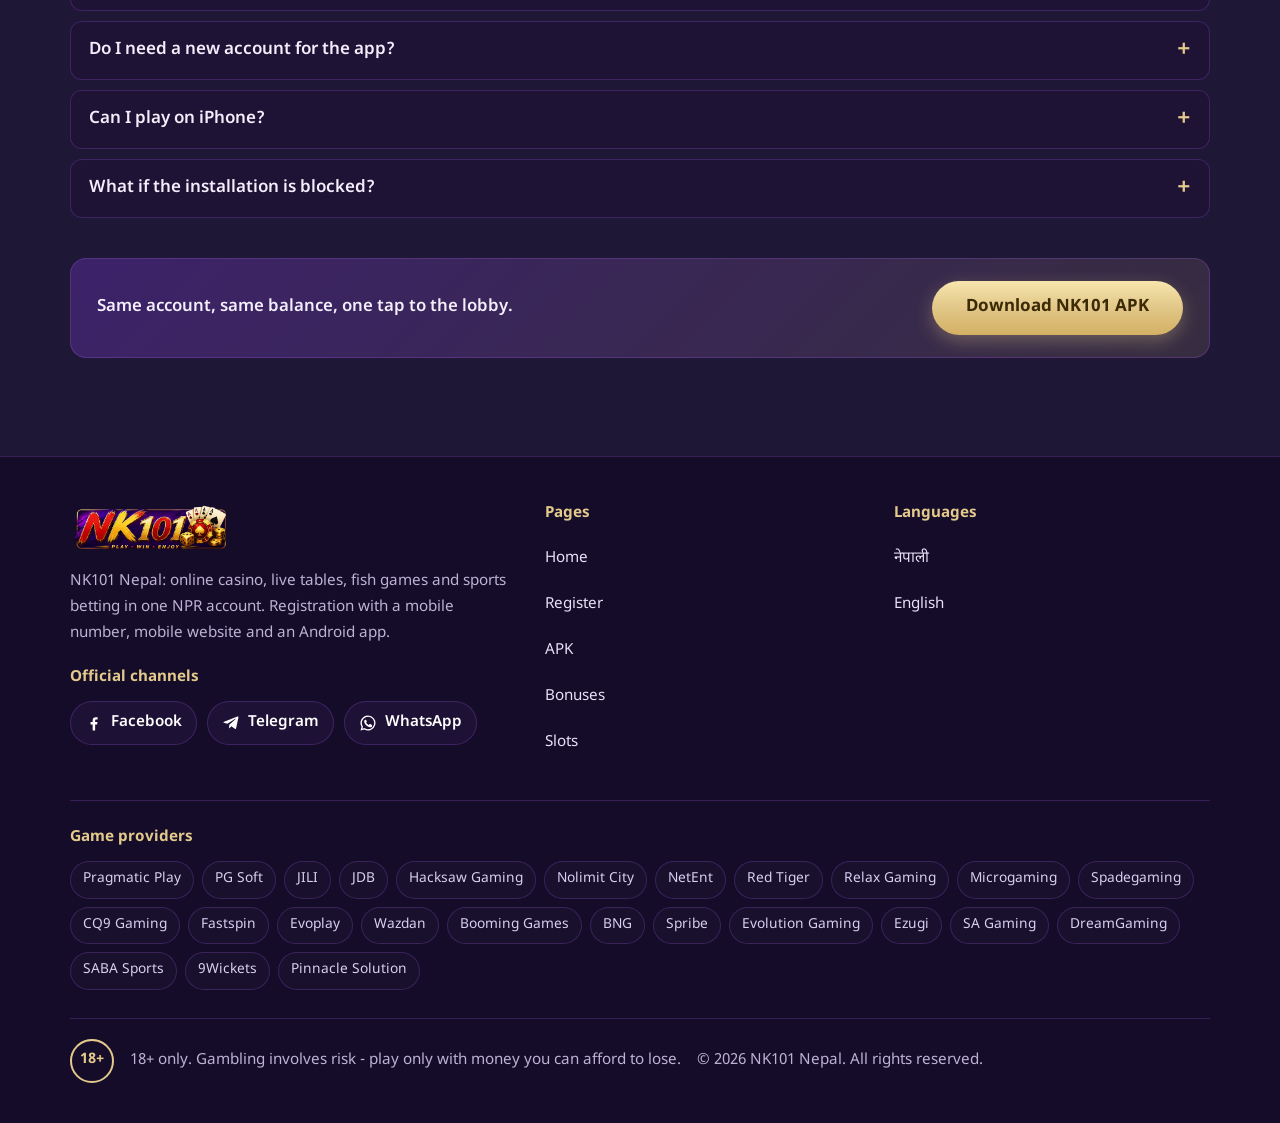
<file: en/apk/index.html>
<!DOCTYPE html>
<html lang="en">
<head>
<meta charset="utf-8">
<meta name="viewport" content="width=device-width, initial-scale=1">
<title>NK101 APK - Download the Android App in Nepal</title>
<meta name="description" content="How to get the NK101 Android app in Nepal: where the official APK is downloaded from, how to allow the installation, how updates work and what iPhone users do instead.">
<link rel="canonical" href="https://nk101.onrender.com/en/apk/">
<link rel="alternate" hreflang="ne-NP" href="https://nk101.onrender.com/apk/">
<link rel="alternate" hreflang="en" href="https://nk101.onrender.com/en/apk/">
<link rel="alternate" hreflang="x-default" href="https://nk101.onrender.com/apk/">
<meta name="robots" content="index, follow, max-image-preview:large, max-snippet:-1">
<meta name="theme-color" content="#140c29">
<meta property="og:type" content="website">
<meta property="og:site_name" content="NK101 Nepal">
<meta property="og:locale" content="en_US">
<meta property="og:locale:alternate" content="ne_NP">
<meta property="og:title" content="NK101 APK - Download the Android App in Nepal">
<meta property="og:description" content="How to get the NK101 Android app in Nepal: where the official APK is downloaded from, how to allow the installation, how updates work and what iPhone users do instead.">
<meta property="og:url" content="https://nk101.onrender.com/en/apk/">
<meta property="og:image" content="https://nk101.onrender.com/img/apk-hero.webp">
<meta name="twitter:card" content="summary_large_image">
<link rel="icon" href="/img/favicon.png" type="image/png" sizes="32x32">
<link rel="apple-touch-icon" href="/img/apple-touch-icon.png">
<link rel="preconnect" href="https://fonts.googleapis.com">
<link rel="preconnect" href="https://fonts.gstatic.com" crossorigin>
<link href="https://fonts.googleapis.com/css2?family=Noto+Sans+Devanagari:wght@400;600;700&display=swap" rel="stylesheet">
<link rel="stylesheet" href="/css/style.css">
<script type="application/ld+json">
{
 "@context": "https://schema.org",
 "@graph": [
  {
   "@type": "WebSite",
   "@id": "https://nk101.onrender.com/#website",
   "url": "https://nk101.onrender.com/",
   "name": "NK101 Nepal",
   "inLanguage": [
    "ne",
    "en"
   ],
   "publisher": {
    "@id": "https://nk101.onrender.com/#organization"
   }
  },
  {
   "@type": "Organization",
   "@id": "https://nk101.onrender.com/#organization",
   "name": "NK101",
   "url": "https://nk101.onrender.com/",
   "logo": {
    "@type": "ImageObject",
    "url": "https://nk101.onrender.com/img/nk101-logo.webp"
   },
   "sameAs": [
    "https://www.facebook.com/profile.php?id=61592459762964",
    "https://t.me/nk101channel",
    "https://www.whatsapp.com/channel/0029VbD0jE790x2sHs5jem3N"
   ]
  },
  {
   "@type": "WebPage",
   "@id": "https://nk101.onrender.com/en/apk/#webpage",
   "url": "https://nk101.onrender.com/en/apk/",
   "name": "NK101 APK - Download the Android App in Nepal",
   "description": "How to get the NK101 Android app in Nepal: where the official APK is downloaded from, how to allow the installation, how updates work and what iPhone users do instead.",
   "inLanguage": "en",
   "isPartOf": {
    "@id": "https://nk101.onrender.com/#website"
   },
   "primaryImageOfPage": {
    "@type": "ImageObject",
    "url": "https://nk101.onrender.com/img/apk-hero.webp"
   },
   "datePublished": "2026-09-21",
   "dateModified": "2026-09-21"
  },
  {
   "@type": "BreadcrumbList",
   "@id": "https://nk101.onrender.com/en/apk/#breadcrumb",
   "itemListElement": [
    {
     "@type": "ListItem",
     "position": 1,
     "name": "Home",
     "item": "https://nk101.onrender.com/en/"
    },
    {
     "@type": "ListItem",
     "position": 2,
     "name": "APK",
     "item": "https://nk101.onrender.com/en/apk/"
    }
   ]
  },
  {
   "@type": "FAQPage",
   "@id": "https://nk101.onrender.com/en/apk/#faq",
   "mainEntity": [
    {
     "@type": "Question",
     "name": "Is the NK101 APK free?",
     "acceptedAnswer": {
      "@type": "Answer",
      "text": "Yes. The app costs nothing and has the same games as the website."
     }
    },
    {
     "@type": "Question",
     "name": "Why isn't it on Google Play?",
     "acceptedAnswer": {
      "@type": "Answer",
      "text": "Google Play does not distribute real-money gambling apps in Nepal, so it is installed as an APK."
     }
    },
    {
     "@type": "Question",
     "name": "Is it safe to install?",
     "acceptedAnswer": {
      "@type": "Answer",
      "text": "Yes, when downloaded from the official source; files from chats or unknown sites can be altered."
     }
    },
    {
     "@type": "Question",
     "name": "Do I need a new account for the app?",
     "acceptedAnswer": {
      "@type": "Answer",
      "text": "No. The same username and password work in the app and on the site."
     }
    },
    {
     "@type": "Question",
     "name": "Can I play on iPhone?",
     "acceptedAnswer": {
      "@type": "Answer",
      "text": "Through the mobile website in Safari; an iOS file is not offered."
     }
    },
    {
     "@type": "Question",
     "name": "What if the installation is blocked?",
     "acceptedAnswer": {
      "@type": "Answer",
      "text": "Allow installation from the browser or file manager in Android settings, then open the file again."
     }
    }
   ]
  }
 ]
}
</script>
</head>
<body>
<a class="skip" href="#main">Skip to content</a>
<header class="site-header">
  <div class="container header-inner">
    <a class="logo" href="/en/" aria-label="NK101"><img src="/img/nk101-logo.webp" width="192" height="60" alt="NK101" onerror="this.replaceWith(Object.assign(document.createElement('span'),{className:'logo-text',textContent:'NK101'}))"></a>
    <nav class="main-nav" id="main-nav" aria-label="Main navigation">
      <ul>
        <li><a href="/en/">Home</a></li>
        <li><a href="/en/register/">Register</a></li>
        <li><a href="/en/apk/" aria-current="page">APK</a></li>
        <li><a href="/en/bonuses/">Bonuses</a></li>
        <li><a href="/en/slots/">Slots</a></li>
      </ul>
      <div class="nav-cta">
        <a class="btn btn-login" href="/go/" rel="nofollow">Login</a>
        <a class="btn btn-register" href="/go/" rel="nofollow">Register</a>
      </div>
    </nav>
    <div class="header-actions">
      <a class="btn btn-login" href="/go/" rel="nofollow">Login</a>
      <a class="btn btn-register" href="/go/" rel="nofollow">Register</a>
      <div class="lang">
        <button class="lang-btn" type="button" aria-haspopup="true" aria-expanded="false" aria-label="Language"><svg class="flag" viewBox="0 0 24 24" aria-hidden="true"><clipPath id="fc"><circle cx="12" cy="12" r="12"/></clipPath><g clip-path="url(#fc)"><rect width="24" height="24" fill="#fff"/><path d="M0 0h24v1.85H0zM0 3.7h24v1.85H0zM0 7.4h24v1.85H0zM0 11.1h24v1.85H0zM0 14.8h24v1.85H0zM0 18.5h24v1.85H0zM0 22.2h24V24H0z" fill="#B22234"/><rect width="10.5" height="12.95" fill="#3C3B6E"/><g fill="#fff"><circle cx="2" cy="2" r=".7"/><circle cx="5.2" cy="2" r=".7"/><circle cx="8.4" cy="2" r=".7"/><circle cx="3.6" cy="4.3" r=".7"/><circle cx="6.8" cy="4.3" r=".7"/><circle cx="2" cy="6.6" r=".7"/><circle cx="5.2" cy="6.6" r=".7"/><circle cx="8.4" cy="6.6" r=".7"/><circle cx="3.6" cy="8.9" r=".7"/><circle cx="6.8" cy="8.9" r=".7"/><circle cx="2" cy="11.2" r=".7"/><circle cx="5.2" cy="11.2" r=".7"/><circle cx="8.4" cy="11.2" r=".7"/></g></g></svg><span>EN</span><svg class="chev" viewBox="0 0 12 12" aria-hidden="true"><path d="M2 4l4 4 4-4" fill="none" stroke="currentColor" stroke-width="1.8" stroke-linecap="round" stroke-linejoin="round"/></svg></button>
        <ul class="lang-menu">
          <li><a href="/apk/" hreflang="ne-NP" lang="ne"><svg class="flag" viewBox="0 0 24 24" aria-hidden="true"><circle cx="12" cy="12" r="12" fill="#fff"/><path d="M5 2.5 16 10.6H9.3L19 20.5H5z" fill="#DC143C" stroke="#003893" stroke-width="1.3" stroke-linejoin="round"/><circle cx="8.6" cy="7.6" r="1.4" fill="#fff"/><circle cx="9.4" cy="15.6" r="1.9" fill="#fff"/></svg><span>नेपाली</span></a></li>
          <li><a href="/en/apk/" hreflang="en" lang="en" aria-current="true"><svg class="flag" viewBox="0 0 24 24" aria-hidden="true"><clipPath id="fc"><circle cx="12" cy="12" r="12"/></clipPath><g clip-path="url(#fc)"><rect width="24" height="24" fill="#fff"/><path d="M0 0h24v1.85H0zM0 3.7h24v1.85H0zM0 7.4h24v1.85H0zM0 11.1h24v1.85H0zM0 14.8h24v1.85H0zM0 18.5h24v1.85H0zM0 22.2h24V24H0z" fill="#B22234"/><rect width="10.5" height="12.95" fill="#3C3B6E"/><g fill="#fff"><circle cx="2" cy="2" r=".7"/><circle cx="5.2" cy="2" r=".7"/><circle cx="8.4" cy="2" r=".7"/><circle cx="3.6" cy="4.3" r=".7"/><circle cx="6.8" cy="4.3" r=".7"/><circle cx="2" cy="6.6" r=".7"/><circle cx="5.2" cy="6.6" r=".7"/><circle cx="8.4" cy="6.6" r=".7"/><circle cx="3.6" cy="8.9" r=".7"/><circle cx="6.8" cy="8.9" r=".7"/><circle cx="2" cy="11.2" r=".7"/><circle cx="5.2" cy="11.2" r=".7"/><circle cx="8.4" cy="11.2" r=".7"/></g></g></svg><span>English</span></a></li>
        </ul>
      </div>
      <button class="burger" type="button" aria-controls="main-nav" aria-expanded="false" aria-label="Menu"><span></span></button>
    </div>
  </div>
</header>

<main id="main">
  <section class="hero">
    <div class="container hero-grid">
      <div class="hero-copy">
        <nav class="crumbs" aria-label="Breadcrumb"><ol><li><a href="/en/">Home</a></li><li aria-current="page">APK</li></ol></nav>
        <h1>NK101 APK - Android App Download for Nepal</h1>
        <p class="lead">The NK101 APK is the Android version of the platform: the same account, the same NPR balance and the same game sections as the website, packed into an app that opens with one tap. This page explains where the file comes from, how to install it safely and how to keep it updated.</p>
        <div class="hero-actions">
          <a class="btn btn-register btn-lg" href="/go/" rel="nofollow">Download the app</a>
          <a class="btn btn-outline btn-lg" href="/en/register/">How to register</a>
        </div>
      </div>
      <aside class="hero-card" aria-label="Official Android app, the same account as the website">
        <div class="big">APK</div>
        <p class="small">Official Android app, the same account as the website</p>
        <a class="btn btn-login" href="/go/" rel="nofollow">Download the app</a>
      </aside>
    </div>
  </section>

  <div class="container content">
    <figure class="media media-hero"><img src="/img/apk-hero.webp" width="1200" height="600" alt="NK101 Android app on a smartphone" fetchpriority="high"></figure>
    <nav class="toc" aria-label="On this page"><p class="toc-title">On this page</p>
  <ol>
    <li><a href="#features">What the App Gives You</a></li>
    <li><a href="#download">Where to Download the NK101 APK</a></li>
    <li><a href="#install">How to Install the APK</a></li>
    <li><a href="#updates">Updating the App</a></li>
    <li><a href="#iphone">NK101 on iPhone</a></li>
    <li><a href="#safety">Safety Checklist</a></li>
  </ol>
</nav>

<section id="features">
<h2>What the App Gives You</h2>
<p>The app is not a different casino; it is a faster door to the same one.</p>
<ul class="checks">
  <li>opens directly into the lobby without typing an address;</li>
  <li>keeps the login session, so no password entry every time;</li>
  <li>full-screen games without browser bars;</li>
  <li>all sections: slots, live casino, poker, fish games, sports, e-sports;</li>
  <li>deposits, withdrawals and support inside the app.</li>
</ul>
<div class="table-wrap"><table>
  <thead><tr><th>Feature</th><th>Mobile website</th><th>APK app</th></tr></thead>
  <tbody>
    <tr><td>Installation</td><td>None</td><td>Download the file and allow the install</td></tr>
    <tr><td>Login</td><td>Each session or via browser autofill</td><td>Stays signed in</td></tr>
    <tr><td>Screen</td><td>Browser bars visible</td><td>Full screen</td></tr>
    <tr><td>Updates</td><td>Automatic</td><td>Install the new version when prompted</td></tr>
    <tr><td>Storage</td><td>Browser cache only</td><td>App size on the device</td></tr>
  </tbody>
</table></div>
</section>

<section id="download">
<h2>Where to Download the NK101 APK</h2>
<p>The file is distributed only through the official download section, reached from the mobile menu of the site or the button on this page. Google Play does not list real-money casino apps for Nepal, so the APK is installed manually. Files forwarded in Telegram or WhatsApp groups, or hosted on random APK sites, can be modified copies; a fake app looks identical and steals login details. If the file did not come from the official link, delete it.</p>
</section>

<div class="cta-box"><p>The official NK101 APK is downloaded from the platform's own download section.</p><a class="btn btn-register btn-lg" href="/go/" rel="nofollow">Download NK101 APK</a></div>

<section id="install">
<h2>How to Install the APK</h2>
<p>Installation takes a minute or two; Android asks once for permission to install from an unknown source.</p>
<ol class="steps">
  <li>Open the download link on your Android phone and save the file;</li>
  <li>When Android asks, allow installations from this source (Settings > Apps > Special access > Install unknown apps, or the prompt that appears);</li>
  <li>Open the downloaded file from the notification bar or the Downloads folder and tap &quot;Install&quot;</li>
  <li>Launch NK101 and log in with your username and password;</li>
  <li>You can switch &quot;Install unknown apps&quot; off again once the app is in place.</li>
</ol>
<p>Requirements: an Android phone, enough free storage for the app and a stable connection. The file size and the minimum Android version are shown on the download page.</p>
<figure class="media"><img src="/img/apk-install.webp" width="1024" height="440" alt="Installing the NK101 APK: allow unknown sources, open the file, tap Install" loading="lazy"></figure>
</section>

<section id="updates">
<h2>Updating the App</h2>
<p>The APK does not update through Google Play. When a new version is released, the app shows a prompt or the download page carries a new build; install it over the existing one and the login and settings stay in place. Do not keep an old and a new build side by side: one version only.</p>
</section>

<section id="iphone">
<h2>NK101 on iPhone</h2>
<p>No separate iOS installation file is offered. iPhone users open the site in Safari, and "Add to Home Screen" from the share menu creates an icon that launches the mobile version like an app. Everything, including deposits and live tables, works this way.</p>
</section>

<section id="safety">
<h2>Safety Checklist</h2>
<p>With an APK the risk is not in the file format but in the file's source.</p>
<ul class="checks">
  <li>download only from the official link;</li>
  <li>the app asks for the same login as the website - never for a card PIN or an SMS code outside the login flow;</li>
  <li>keep Android updated and use a screen lock;</li>
  <li>turn &quot;unknown sources&quot; off after installation;</li>
  <li>if the app behaves oddly, uninstall it and reinstall from the official page.</li>
</ul>
<figure class="media"><img src="/img/apk-safety.webp" width="1024" height="440" alt="NK101 APK safety: official source, screen lock, unknown sources switched off" loading="lazy"></figure>
</section>

    <section id="faq" class="faq">
      <h2>Frequently Asked Questions</h2>
      <p>Short answers to the questions players in Nepal ask most often about this topic.</p>
      <details><summary>Is the NK101 APK free?</summary><p>Yes. The app costs nothing and has the same games as the website.</p></details>
<details><summary>Why isn't it on Google Play?</summary><p>Google Play does not distribute real-money gambling apps in Nepal, so it is installed as an APK.</p></details>
<details><summary>Is it safe to install?</summary><p>Yes, when downloaded from the official source; files from chats or unknown sites can be altered.</p></details>
<details><summary>Do I need a new account for the app?</summary><p>No. The same username and password work in the app and on the site.</p></details>
<details><summary>Can I play on iPhone?</summary><p>Through the mobile website in Safari; an iOS file is not offered.</p></details>
<details><summary>What if the installation is blocked?</summary><p>Allow installation from the browser or file manager in Android settings, then open the file again.</p></details>
    </section>
    <div class="cta-box cta-end"><p>Same account, same balance, one tap to the lobby.</p><a class="btn btn-register btn-lg" href="/go/" rel="nofollow">Download NK101 APK</a></div>
  </div>
</main>

<footer class="site-footer">
  <div class="container">
    <div class="footer-top">
      <div class="footer-brand">
        <img src="/img/nk101-logo.webp" width="160" height="50" alt="NK101" loading="lazy" onerror="this.replaceWith(Object.assign(document.createElement('span'),{className:'logo-text',textContent:'NK101'}))">
        <p>NK101 Nepal: online casino, live tables, fish games and sports betting in one NPR account. Registration with a mobile number, mobile website and an Android app.</p>
        <p class="footer-h">Official channels</p>
        <div class="socials">
          <a href="https://www.facebook.com/profile.php?id=61592459762964" target="_blank" rel="nofollow noopener"><svg viewBox="0 0 24 24" fill="currentColor" aria-hidden="true"><path d="M13.5 22v-8h2.7l.4-3.2h-3.1V8.8c0-.9.3-1.6 1.6-1.6h1.7V4.4c-.3 0-1.3-.1-2.5-.1-2.5 0-4.1 1.5-4.1 4.2v2.3H7.4V14h2.8v8h3.3z"/></svg><span>Facebook</span></a>
          <a href="https://t.me/nk101channel" target="_blank" rel="nofollow noopener"><svg viewBox="0 0 24 24" fill="currentColor" aria-hidden="true"><path d="M21.9 4.6 18.8 19c-.2 1-.9 1.3-1.7.8l-4.6-3.4-2.2 2.1c-.3.3-.5.5-.9.5l.3-4.7 8.5-7.7c.4-.3-.1-.5-.6-.2L7.1 13.1 2.6 11.7c-1-.3-1-1 .2-1.4l17.8-6.9c.8-.3 1.5.2 1.3 1.2z"/></svg><span>Telegram</span></a>
          <a href="https://www.whatsapp.com/channel/0029VbD0jE790x2sHs5jem3N" target="_blank" rel="nofollow noopener"><svg viewBox="0 0 24 24" fill="currentColor" aria-hidden="true"><path d="M12 2a10 10 0 0 0-8.6 15.1L2 22l5-1.3A10 10 0 1 0 12 2zm0 18.2a8.2 8.2 0 0 1-4.2-1.2l-.3-.2-3 .8.8-2.9-.2-.3A8.2 8.2 0 1 1 12 20.2zm4.5-6.1c-.2-.1-1.5-.7-1.7-.8-.2-.1-.4-.1-.6.1l-.8 1c-.1.2-.3.2-.5.1a6.7 6.7 0 0 1-3.3-2.9c-.3-.4.2-.4.7-1.3.1-.2 0-.3 0-.5l-.8-1.8c-.2-.5-.4-.4-.6-.4h-.5a1 1 0 0 0-.7.3 3 3 0 0 0-.9 2.2 5.2 5.2 0 0 0 1.1 2.8c.1.2 1.9 2.9 4.6 4.1 1.7.7 2.4.8 3.2.7.5-.1 1.5-.6 1.7-1.2.2-.6.2-1.1.2-1.2-.1-.1-.3-.2-.5-.3z"/></svg><span>WhatsApp</span></a>
        </div>
      </div>
      <div class="footer-links">
        <p class="footer-h">Pages</p>
        <ul>
          <li><a href="/en/">Home</a></li>
          <li><a href="/en/register/">Register</a></li>
          <li><a href="/en/apk/">APK</a></li>
          <li><a href="/en/bonuses/">Bonuses</a></li>
          <li><a href="/en/slots/">Slots</a></li>
        </ul>
      </div>
      <div class="footer-links">
        <p class="footer-h">Languages</p>
        <ul>
          <li><a href="/apk/" hreflang="ne-NP" lang="ne">नेपाली</a></li>
          <li><a href="/en/apk/" hreflang="en" lang="en">English</a></li>
        </ul>
      </div>
    </div>
    <div class="providers">
      <p class="footer-h">Game providers</p>
      <ul class="chips"><li>Pragmatic Play</li><li>PG Soft</li><li>JILI</li><li>JDB</li><li>Hacksaw Gaming</li><li>Nolimit City</li><li>NetEnt</li><li>Red Tiger</li><li>Relax Gaming</li><li>Microgaming</li><li>Spadegaming</li><li>CQ9 Gaming</li><li>Fastspin</li><li>Evoplay</li><li>Wazdan</li><li>Booming Games</li><li>BNG</li><li>Spribe</li><li>Evolution Gaming</li><li>Ezugi</li><li>SA Gaming</li><li>DreamGaming</li><li>SABA Sports</li><li>9Wickets</li><li>Pinnacle Solution</li></ul>
    </div>
    <div class="footer-bottom">
      <span class="age" aria-hidden="true">18+</span>
      <p>18+ only. Gambling involves risk - play only with money you can afford to lose.</p>
      <p>© 2026 NK101 Nepal. All rights reserved.</p>
    </div>
  </div>
</footer>

<div class="sticky-cta">
  <a class="btn btn-login" href="/go/" rel="nofollow">Login</a>
  <a class="btn btn-register" href="/go/" rel="nofollow">Register</a>
</div>
<script src="/js/main.js" defer></script>
</body>
</html>
</file>
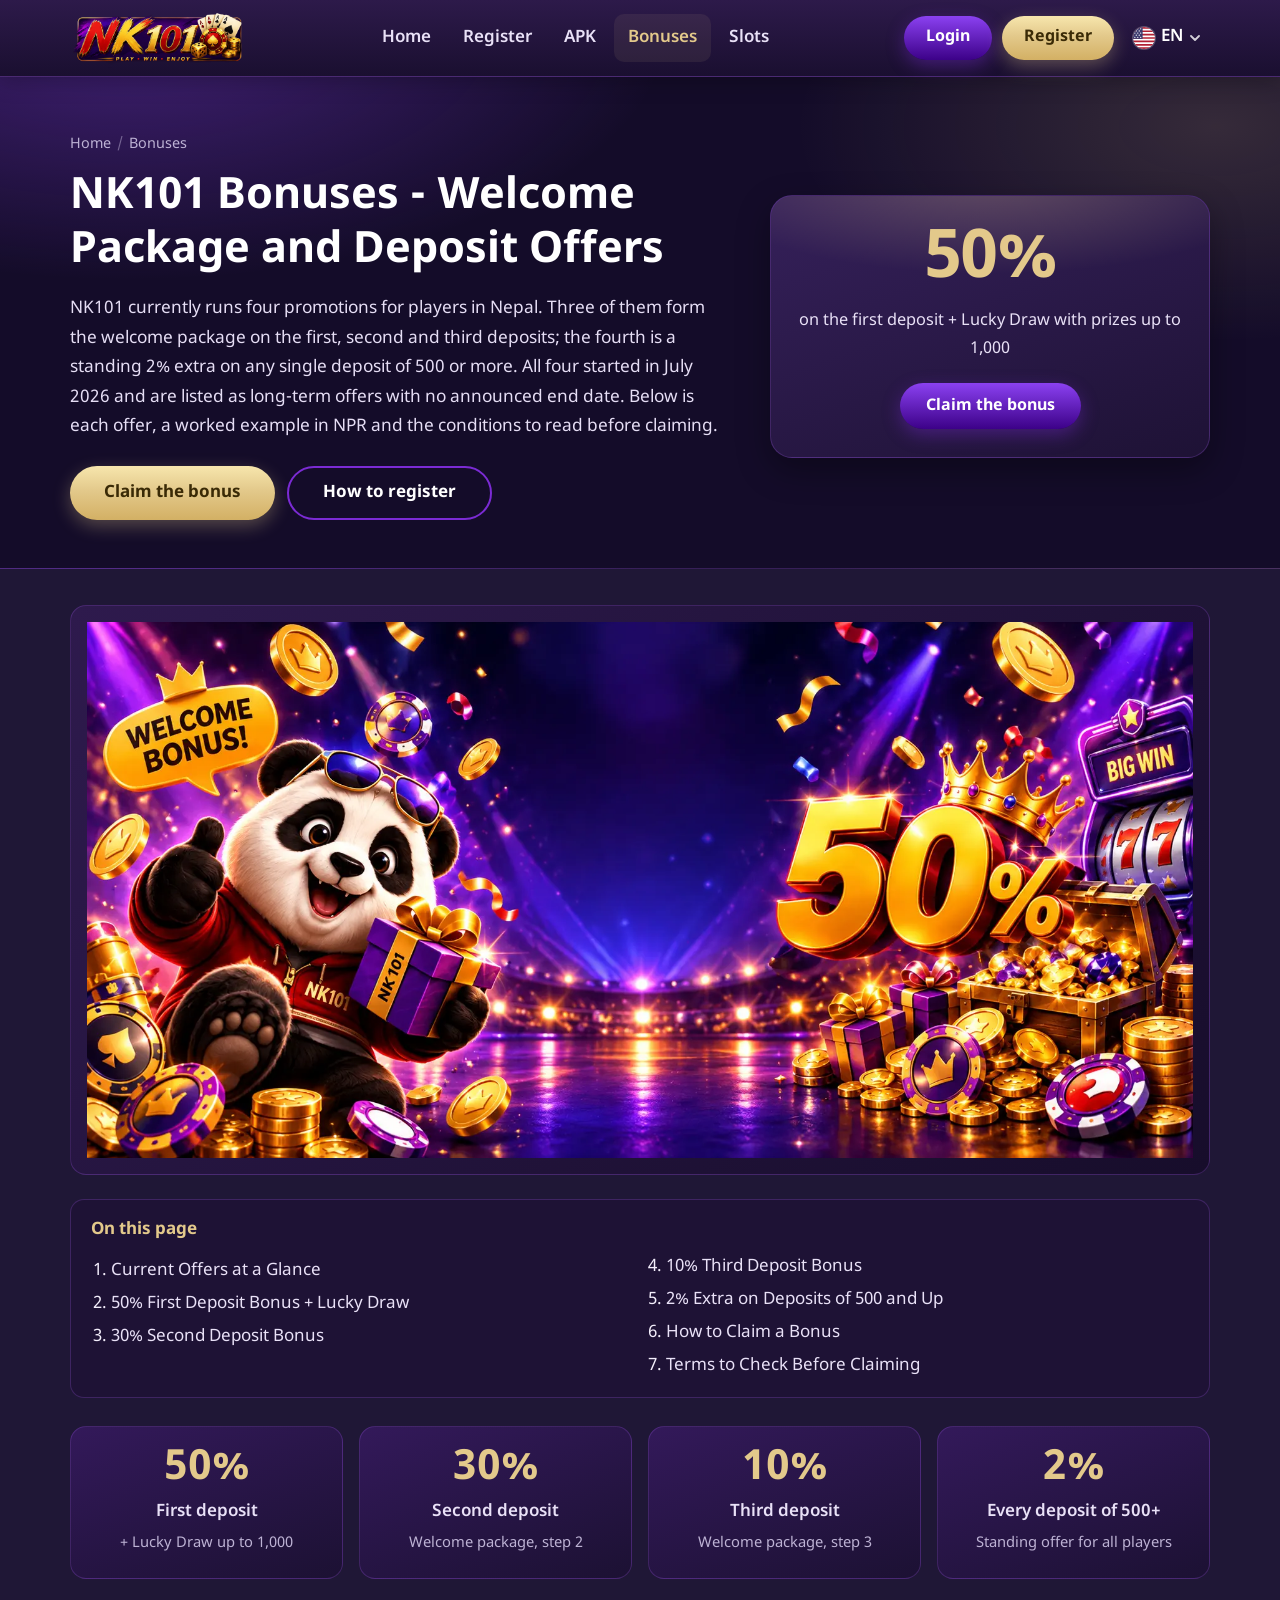
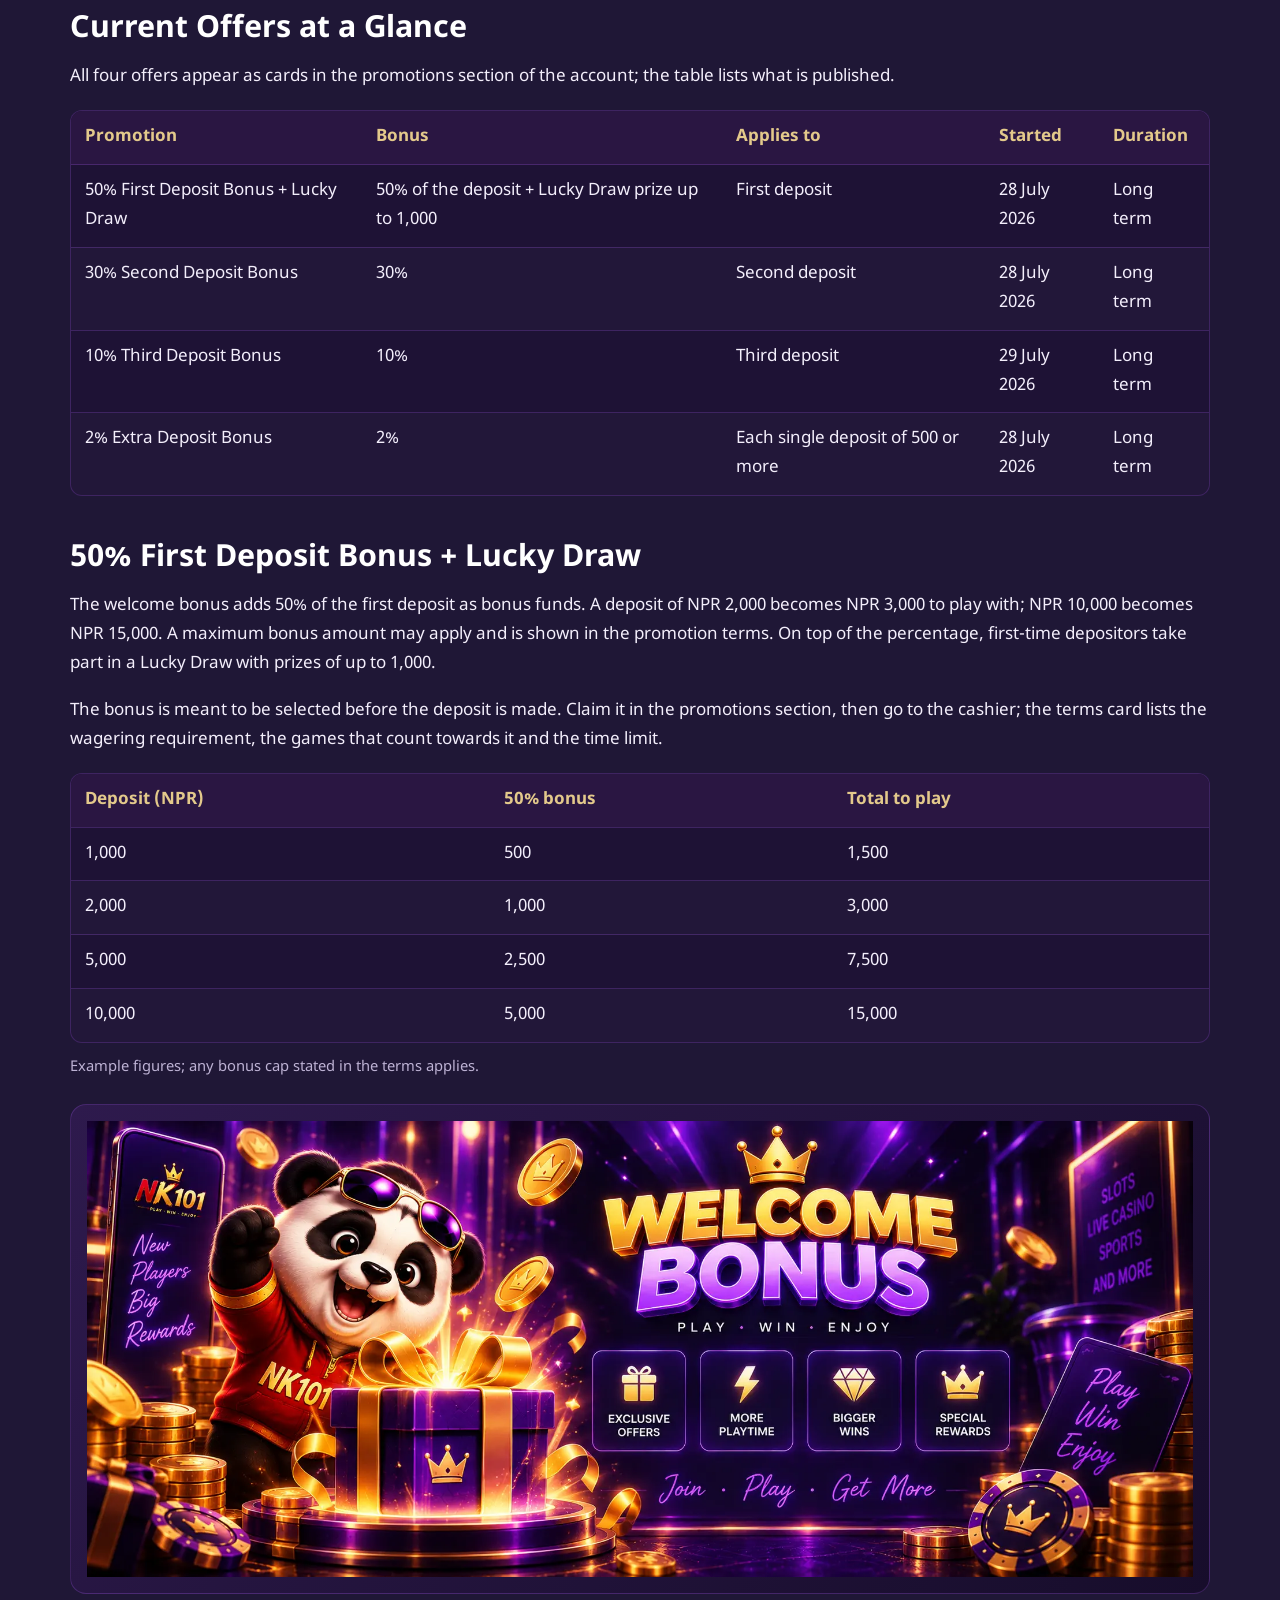
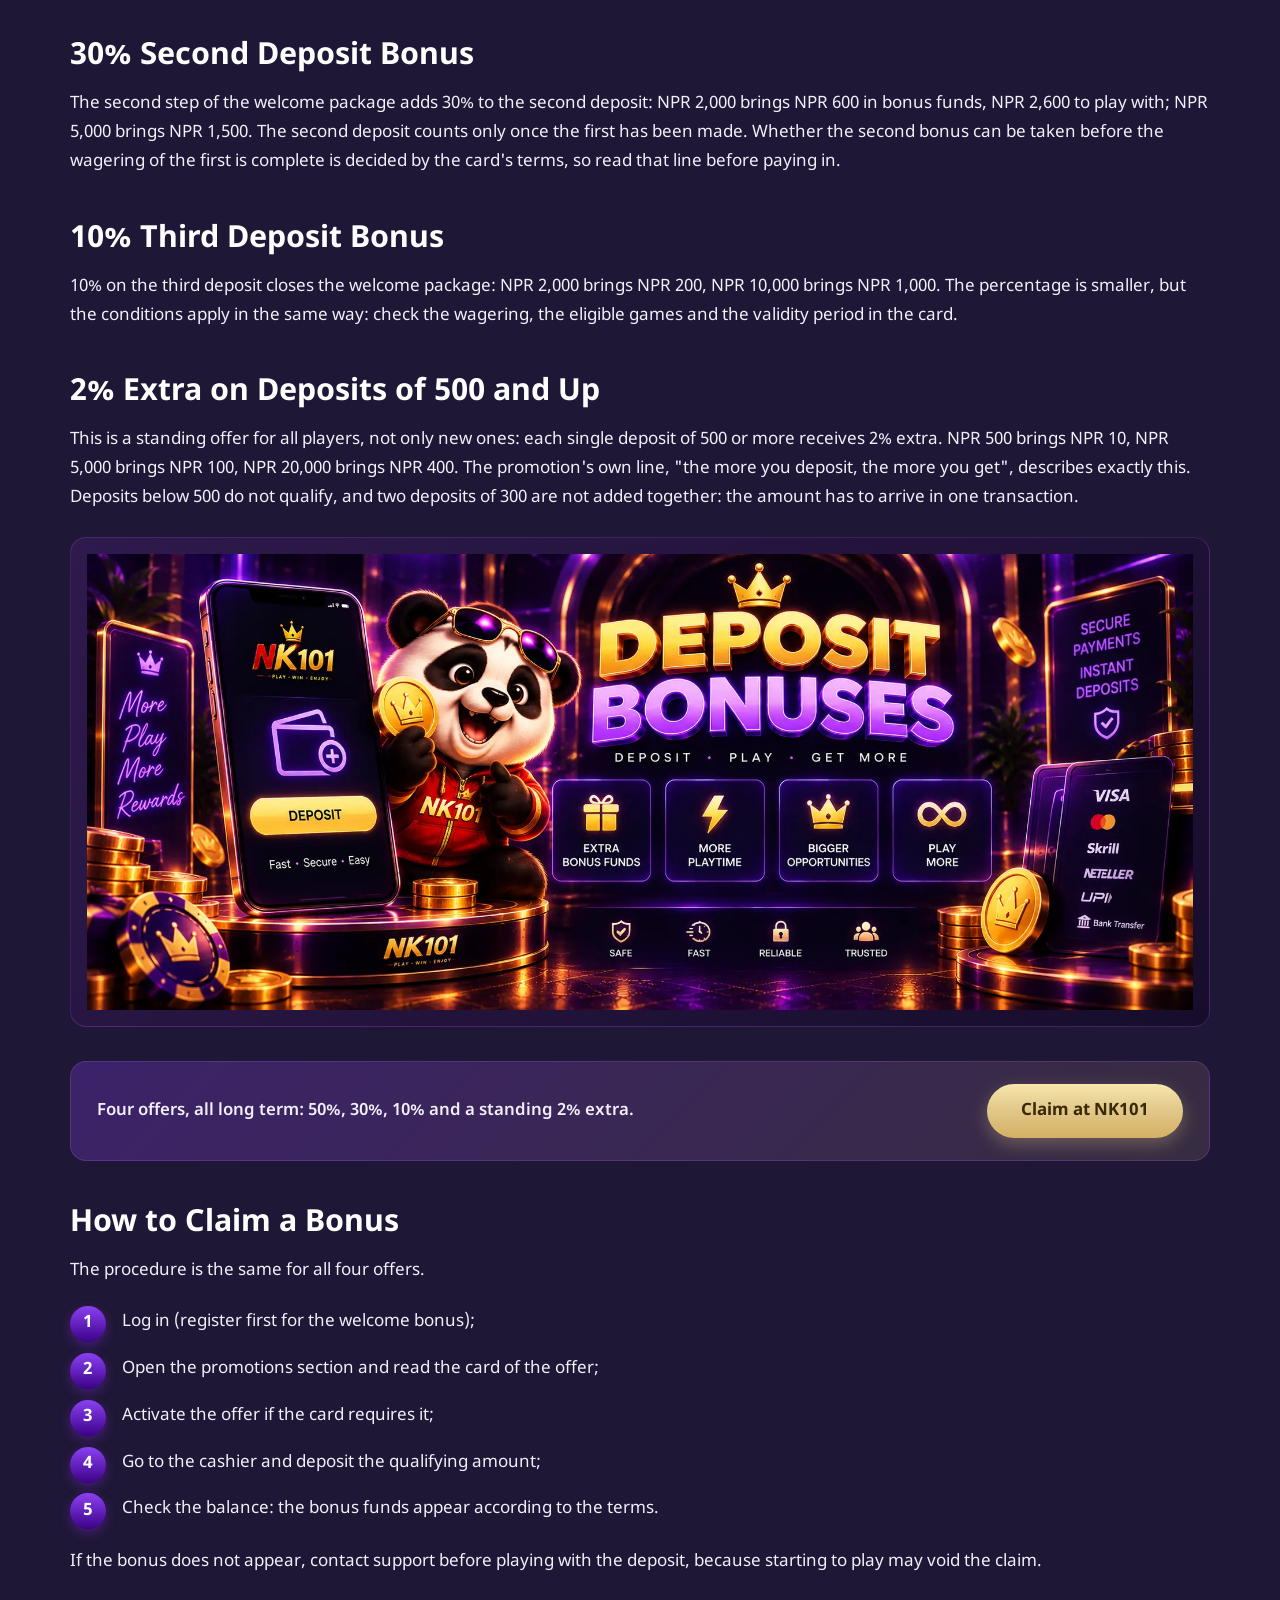
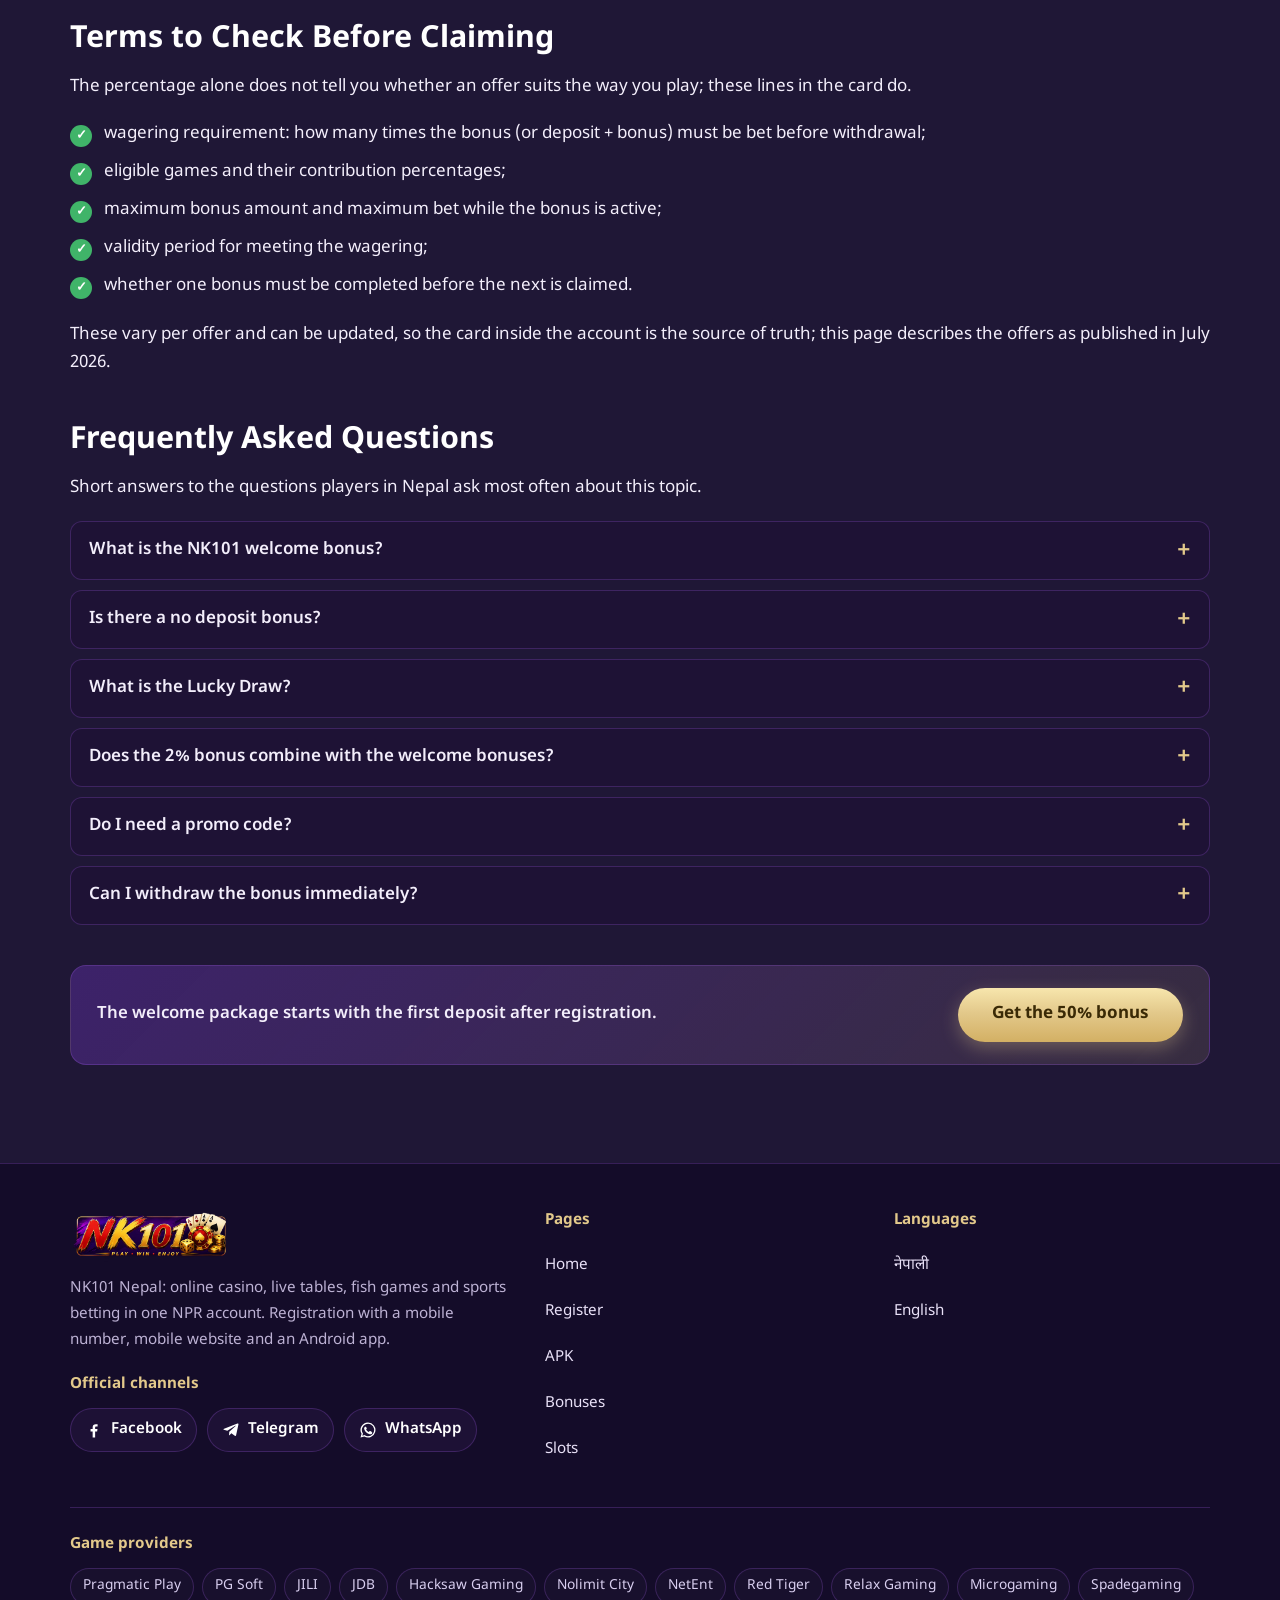
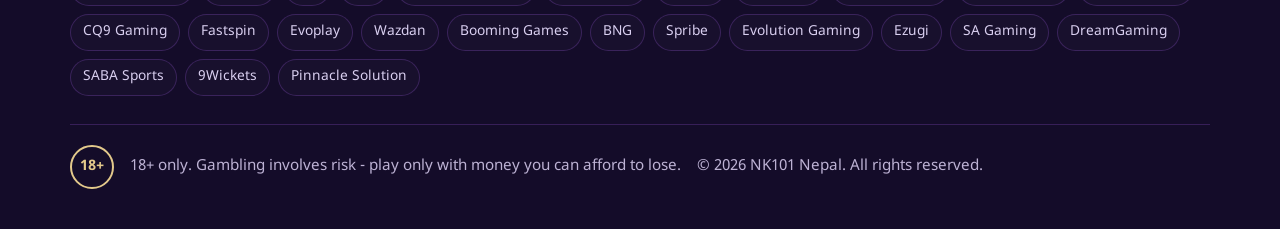
<file: en/bonuses/index.html>
<!DOCTYPE html>
<html lang="en">
<head>
<meta charset="utf-8">
<meta name="viewport" content="width=device-width, initial-scale=1">
<title>NK101 Bonuses - 50% Welcome Bonus and Deposit Offers in Nepal</title>
<meta name="description" content="The current NK101 promotions for Nepal: 50% first deposit bonus with a Lucky Draw, 30% on the second deposit, 10% on the third and a 2% extra on single deposits of 500 or more, with what to check in the terms.">
<link rel="canonical" href="https://nk101.onrender.com/en/bonuses/">
<link rel="alternate" hreflang="ne-NP" href="https://nk101.onrender.com/bonuses/">
<link rel="alternate" hreflang="en" href="https://nk101.onrender.com/en/bonuses/">
<link rel="alternate" hreflang="x-default" href="https://nk101.onrender.com/bonuses/">
<meta name="robots" content="index, follow, max-image-preview:large, max-snippet:-1">
<meta name="theme-color" content="#140c29">
<meta property="og:type" content="website">
<meta property="og:site_name" content="NK101 Nepal">
<meta property="og:locale" content="en_US">
<meta property="og:locale:alternate" content="ne_NP">
<meta property="og:title" content="NK101 Bonuses - 50% Welcome Bonus and Deposit Offers in Nepal">
<meta property="og:description" content="The current NK101 promotions for Nepal: 50% first deposit bonus with a Lucky Draw, 30% on the second deposit, 10% on the third and a 2% extra on single deposits of 500 or more, with what to check in the terms.">
<meta property="og:url" content="https://nk101.onrender.com/en/bonuses/">
<meta property="og:image" content="https://nk101.onrender.com/img/bonuses-hero.webp">
<meta name="twitter:card" content="summary_large_image">
<link rel="icon" href="/img/favicon.png" type="image/png" sizes="32x32">
<link rel="apple-touch-icon" href="/img/apple-touch-icon.png">
<link rel="preconnect" href="https://fonts.googleapis.com">
<link rel="preconnect" href="https://fonts.gstatic.com" crossorigin>
<link href="https://fonts.googleapis.com/css2?family=Noto+Sans+Devanagari:wght@400;600;700&display=swap" rel="stylesheet">
<link rel="stylesheet" href="/css/style.css">
<script type="application/ld+json">
{
 "@context": "https://schema.org",
 "@graph": [
  {
   "@type": "WebSite",
   "@id": "https://nk101.onrender.com/#website",
   "url": "https://nk101.onrender.com/",
   "name": "NK101 Nepal",
   "inLanguage": [
    "ne",
    "en"
   ],
   "publisher": {
    "@id": "https://nk101.onrender.com/#organization"
   }
  },
  {
   "@type": "Organization",
   "@id": "https://nk101.onrender.com/#organization",
   "name": "NK101",
   "url": "https://nk101.onrender.com/",
   "logo": {
    "@type": "ImageObject",
    "url": "https://nk101.onrender.com/img/nk101-logo.webp"
   },
   "sameAs": [
    "https://www.facebook.com/profile.php?id=61592459762964",
    "https://t.me/nk101channel",
    "https://www.whatsapp.com/channel/0029VbD0jE790x2sHs5jem3N"
   ]
  },
  {
   "@type": "WebPage",
   "@id": "https://nk101.onrender.com/en/bonuses/#webpage",
   "url": "https://nk101.onrender.com/en/bonuses/",
   "name": "NK101 Bonuses - 50% Welcome Bonus and Deposit Offers in Nepal",
   "description": "The current NK101 promotions for Nepal: 50% first deposit bonus with a Lucky Draw, 30% on the second deposit, 10% on the third and a 2% extra on single deposits of 500 or more, with what to check in the terms.",
   "inLanguage": "en",
   "isPartOf": {
    "@id": "https://nk101.onrender.com/#website"
   },
   "primaryImageOfPage": {
    "@type": "ImageObject",
    "url": "https://nk101.onrender.com/img/bonuses-hero.webp"
   },
   "datePublished": "2026-09-21",
   "dateModified": "2026-09-21"
  },
  {
   "@type": "BreadcrumbList",
   "@id": "https://nk101.onrender.com/en/bonuses/#breadcrumb",
   "itemListElement": [
    {
     "@type": "ListItem",
     "position": 1,
     "name": "Home",
     "item": "https://nk101.onrender.com/en/"
    },
    {
     "@type": "ListItem",
     "position": 2,
     "name": "Bonuses",
     "item": "https://nk101.onrender.com/en/bonuses/"
    }
   ]
  },
  {
   "@type": "FAQPage",
   "@id": "https://nk101.onrender.com/en/bonuses/#faq",
   "mainEntity": [
    {
     "@type": "Question",
     "name": "What is the NK101 welcome bonus?",
     "acceptedAnswer": {
      "@type": "Answer",
      "text": "50% on the first deposit + Lucky Draw with prizes up to 1,000, then 30% and 10% on the second and third deposits."
     }
    },
    {
     "@type": "Question",
     "name": "Is there a no deposit bonus?",
     "acceptedAnswer": {
      "@type": "Answer",
      "text": "All four published offers require a deposit; no no-deposit bonus is listed at the moment."
     }
    },
    {
     "@type": "Question",
     "name": "What is the Lucky Draw?",
     "acceptedAnswer": {
      "@type": "Answer",
      "text": "A prize draw for first-time depositors with prizes up to 1,000, on top of the 50% bonus."
     }
    },
    {
     "@type": "Question",
     "name": "Does the 2% bonus combine with the welcome bonuses?",
     "acceptedAnswer": {
      "@type": "Answer",
      "text": "The 2% is a separate promotion for single deposits of 500 or more; whether the two apply together is stated in the card's terms."
     }
    },
    {
     "@type": "Question",
     "name": "Do I need a promo code?",
     "acceptedAnswer": {
      "@type": "Answer",
      "text": "No code is shown on the published offers; they are activated from the promotions section."
     }
    },
    {
     "@type": "Question",
     "name": "Can I withdraw the bonus immediately?",
     "acceptedAnswer": {
      "@type": "Answer",
      "text": "No. The wagering requirement has to be met first."
     }
    }
   ]
  }
 ]
}
</script>
</head>
<body>
<a class="skip" href="#main">Skip to content</a>
<header class="site-header">
  <div class="container header-inner">
    <a class="logo" href="/en/" aria-label="NK101"><img src="/img/nk101-logo.webp" width="192" height="60" alt="NK101" onerror="this.replaceWith(Object.assign(document.createElement('span'),{className:'logo-text',textContent:'NK101'}))"></a>
    <nav class="main-nav" id="main-nav" aria-label="Main navigation">
      <ul>
        <li><a href="/en/">Home</a></li>
        <li><a href="/en/register/">Register</a></li>
        <li><a href="/en/apk/">APK</a></li>
        <li><a href="/en/bonuses/" aria-current="page">Bonuses</a></li>
        <li><a href="/en/slots/">Slots</a></li>
      </ul>
      <div class="nav-cta">
        <a class="btn btn-login" href="/go/" rel="nofollow">Login</a>
        <a class="btn btn-register" href="/go/" rel="nofollow">Register</a>
      </div>
    </nav>
    <div class="header-actions">
      <a class="btn btn-login" href="/go/" rel="nofollow">Login</a>
      <a class="btn btn-register" href="/go/" rel="nofollow">Register</a>
      <div class="lang">
        <button class="lang-btn" type="button" aria-haspopup="true" aria-expanded="false" aria-label="Language"><svg class="flag" viewBox="0 0 24 24" aria-hidden="true"><clipPath id="fc"><circle cx="12" cy="12" r="12"/></clipPath><g clip-path="url(#fc)"><rect width="24" height="24" fill="#fff"/><path d="M0 0h24v1.85H0zM0 3.7h24v1.85H0zM0 7.4h24v1.85H0zM0 11.1h24v1.85H0zM0 14.8h24v1.85H0zM0 18.5h24v1.85H0zM0 22.2h24V24H0z" fill="#B22234"/><rect width="10.5" height="12.95" fill="#3C3B6E"/><g fill="#fff"><circle cx="2" cy="2" r=".7"/><circle cx="5.2" cy="2" r=".7"/><circle cx="8.4" cy="2" r=".7"/><circle cx="3.6" cy="4.3" r=".7"/><circle cx="6.8" cy="4.3" r=".7"/><circle cx="2" cy="6.6" r=".7"/><circle cx="5.2" cy="6.6" r=".7"/><circle cx="8.4" cy="6.6" r=".7"/><circle cx="3.6" cy="8.9" r=".7"/><circle cx="6.8" cy="8.9" r=".7"/><circle cx="2" cy="11.2" r=".7"/><circle cx="5.2" cy="11.2" r=".7"/><circle cx="8.4" cy="11.2" r=".7"/></g></g></svg><span>EN</span><svg class="chev" viewBox="0 0 12 12" aria-hidden="true"><path d="M2 4l4 4 4-4" fill="none" stroke="currentColor" stroke-width="1.8" stroke-linecap="round" stroke-linejoin="round"/></svg></button>
        <ul class="lang-menu">
          <li><a href="/bonuses/" hreflang="ne-NP" lang="ne"><svg class="flag" viewBox="0 0 24 24" aria-hidden="true"><circle cx="12" cy="12" r="12" fill="#fff"/><path d="M5 2.5 16 10.6H9.3L19 20.5H5z" fill="#DC143C" stroke="#003893" stroke-width="1.3" stroke-linejoin="round"/><circle cx="8.6" cy="7.6" r="1.4" fill="#fff"/><circle cx="9.4" cy="15.6" r="1.9" fill="#fff"/></svg><span>नेपाली</span></a></li>
          <li><a href="/en/bonuses/" hreflang="en" lang="en" aria-current="true"><svg class="flag" viewBox="0 0 24 24" aria-hidden="true"><clipPath id="fc"><circle cx="12" cy="12" r="12"/></clipPath><g clip-path="url(#fc)"><rect width="24" height="24" fill="#fff"/><path d="M0 0h24v1.85H0zM0 3.7h24v1.85H0zM0 7.4h24v1.85H0zM0 11.1h24v1.85H0zM0 14.8h24v1.85H0zM0 18.5h24v1.85H0zM0 22.2h24V24H0z" fill="#B22234"/><rect width="10.5" height="12.95" fill="#3C3B6E"/><g fill="#fff"><circle cx="2" cy="2" r=".7"/><circle cx="5.2" cy="2" r=".7"/><circle cx="8.4" cy="2" r=".7"/><circle cx="3.6" cy="4.3" r=".7"/><circle cx="6.8" cy="4.3" r=".7"/><circle cx="2" cy="6.6" r=".7"/><circle cx="5.2" cy="6.6" r=".7"/><circle cx="8.4" cy="6.6" r=".7"/><circle cx="3.6" cy="8.9" r=".7"/><circle cx="6.8" cy="8.9" r=".7"/><circle cx="2" cy="11.2" r=".7"/><circle cx="5.2" cy="11.2" r=".7"/><circle cx="8.4" cy="11.2" r=".7"/></g></g></svg><span>English</span></a></li>
        </ul>
      </div>
      <button class="burger" type="button" aria-controls="main-nav" aria-expanded="false" aria-label="Menu"><span></span></button>
    </div>
  </div>
</header>

<main id="main">
  <section class="hero">
    <div class="container hero-grid">
      <div class="hero-copy">
        <nav class="crumbs" aria-label="Breadcrumb"><ol><li><a href="/en/">Home</a></li><li aria-current="page">Bonuses</li></ol></nav>
        <h1>NK101 Bonuses - Welcome Package and Deposit Offers</h1>
        <p class="lead">NK101 currently runs four promotions for players in Nepal. Three of them form the welcome package on the first, second and third deposits; the fourth is a standing 2% extra on any single deposit of 500 or more. All four started in July 2026 and are listed as long-term offers with no announced end date. Below is each offer, a worked example in NPR and the conditions to read before claiming.</p>
        <div class="hero-actions">
          <a class="btn btn-register btn-lg" href="/go/" rel="nofollow">Claim the bonus</a>
          <a class="btn btn-outline btn-lg" href="/en/register/">How to register</a>
        </div>
      </div>
      <aside class="hero-card" aria-label="on the first deposit + Lucky Draw with prizes up to 1,000">
        <div class="big">50%</div>
        <p class="small">on the first deposit + Lucky Draw with prizes up to 1,000</p>
        <a class="btn btn-login" href="/go/" rel="nofollow">Claim the bonus</a>
      </aside>
    </div>
  </section>

  <div class="container content">
    <figure class="media media-hero"><img src="/img/bonuses-hero.webp" width="1200" height="600" alt="NK101 bonuses: 50% first deposit, 30% second, 10% third, 2% extra" fetchpriority="high"></figure>
    <nav class="toc" aria-label="On this page"><p class="toc-title">On this page</p>
  <ol>
    <li><a href="#overview">Current Offers at a Glance</a></li>
    <li><a href="#first-deposit">50% First Deposit Bonus + Lucky Draw</a></li>
    <li><a href="#second-deposit">30% Second Deposit Bonus</a></li>
    <li><a href="#third-deposit">10% Third Deposit Bonus</a></li>
    <li><a href="#extra-deposit">2% Extra on Deposits of 500 and Up</a></li>
    <li><a href="#how-to-claim">How to Claim a Bonus</a></li>
    <li><a href="#terms">Terms to Check Before Claiming</a></li>
  </ol>
</nav>

<div class="bonus-grid">
  <div class="bonus-card"><div class="pct">50%</div><p class="lbl">First deposit</p><p class="sub">+ Lucky Draw up to 1,000</p></div>
  <div class="bonus-card"><div class="pct">30%</div><p class="lbl">Second deposit</p><p class="sub">Welcome package, step 2</p></div>
  <div class="bonus-card"><div class="pct">10%</div><p class="lbl">Third deposit</p><p class="sub">Welcome package, step 3</p></div>
  <div class="bonus-card"><div class="pct">2%</div><p class="lbl">Every deposit of 500+</p><p class="sub">Standing offer for all players</p></div>
</div>

<section id="overview">
<h2>Current Offers at a Glance</h2>
<p>All four offers appear as cards in the promotions section of the account; the table lists what is published.</p>
<div class="table-wrap"><table>
  <thead><tr><th>Promotion</th><th>Bonus</th><th>Applies to</th><th>Started</th><th>Duration</th></tr></thead>
  <tbody>
    <tr><td>50% First Deposit Bonus + Lucky Draw</td><td>50% of the deposit + Lucky Draw prize up to 1,000</td><td>First deposit</td><td>28 July 2026</td><td>Long term</td></tr>
    <tr><td>30% Second Deposit Bonus</td><td>30%</td><td>Second deposit</td><td>28 July 2026</td><td>Long term</td></tr>
    <tr><td>10% Third Deposit Bonus</td><td>10%</td><td>Third deposit</td><td>29 July 2026</td><td>Long term</td></tr>
    <tr><td>2% Extra Deposit Bonus</td><td>2%</td><td>Each single deposit of 500 or more</td><td>28 July 2026</td><td>Long term</td></tr>
  </tbody>
</table></div>
</section>

<section id="first-deposit">
<h2>50% First Deposit Bonus + Lucky Draw</h2>
<p>The welcome bonus adds 50% of the first deposit as bonus funds. A deposit of NPR 2,000 becomes NPR 3,000 to play with; NPR 10,000 becomes NPR 15,000. A maximum bonus amount may apply and is shown in the promotion terms. On top of the percentage, first-time depositors take part in a Lucky Draw with prizes of up to 1,000.</p>
<p>The bonus is meant to be selected before the deposit is made. Claim it in the promotions section, then go to the cashier; the terms card lists the wagering requirement, the games that count towards it and the time limit.</p>
<div class="table-wrap"><table>
  <thead><tr><th>Deposit (NPR)</th><th>50% bonus</th><th>Total to play</th></tr></thead>
  <tbody>
    <tr><td>1,000</td><td>500</td><td>1,500</td></tr>
    <tr><td>2,000</td><td>1,000</td><td>3,000</td></tr>
    <tr><td>5,000</td><td>2,500</td><td>7,500</td></tr>
    <tr><td>10,000</td><td>5,000</td><td>15,000</td></tr>
  </tbody>
</table></div>
<p class="note">Example figures; any bonus cap stated in the terms applies.</p>
<figure class="media"><img src="/img/bonuses-welcome.webp" width="1024" height="440" alt="NK101 50% first deposit bonus with Lucky Draw up to 1,000" loading="lazy"></figure>
</section>

<section id="second-deposit">
<h2>30% Second Deposit Bonus</h2>
<p>The second step of the welcome package adds 30% to the second deposit: NPR 2,000 brings NPR 600 in bonus funds, NPR 2,600 to play with; NPR 5,000 brings NPR 1,500. The second deposit counts only once the first has been made. Whether the second bonus can be taken before the wagering of the first is complete is decided by the card's terms, so read that line before paying in.</p>
</section>

<section id="third-deposit">
<h2>10% Third Deposit Bonus</h2>
<p>10% on the third deposit closes the welcome package: NPR 2,000 brings NPR 200, NPR 10,000 brings NPR 1,000. The percentage is smaller, but the conditions apply in the same way: check the wagering, the eligible games and the validity period in the card.</p>
</section>

<section id="extra-deposit">
<h2>2% Extra on Deposits of 500 and Up</h2>
<p>This is a standing offer for all players, not only new ones: each single deposit of 500 or more receives 2% extra. NPR 500 brings NPR 10, NPR 5,000 brings NPR 100, NPR 20,000 brings NPR 400. The promotion's own line, "the more you deposit, the more you get", describes exactly this. Deposits below 500 do not qualify, and two deposits of 300 are not added together: the amount has to arrive in one transaction.</p>
<figure class="media"><img src="/img/bonuses-deposit.webp" width="1024" height="440" alt="NK101 2% extra bonus on every single deposit of 500 or more" loading="lazy"></figure>
</section>

<div class="cta-box"><p>Four offers, all long term: 50%, 30%, 10% and a standing 2% extra.</p><a class="btn btn-register btn-lg" href="/go/" rel="nofollow">Claim at NK101</a></div>

<section id="how-to-claim">
<h2>How to Claim a Bonus</h2>
<p>The procedure is the same for all four offers.</p>
<ol class="steps">
  <li>Log in (register first for the welcome bonus);</li>
  <li>Open the promotions section and read the card of the offer;</li>
  <li>Activate the offer if the card requires it;</li>
  <li>Go to the cashier and deposit the qualifying amount;</li>
  <li>Check the balance: the bonus funds appear according to the terms.</li>
</ol>
<p>If the bonus does not appear, contact support before playing with the deposit, because starting to play may void the claim.</p>
</section>

<section id="terms">
<h2>Terms to Check Before Claiming</h2>
<p>The percentage alone does not tell you whether an offer suits the way you play; these lines in the card do.</p>
<ul class="checks">
  <li>wagering requirement: how many times the bonus (or deposit + bonus) must be bet before withdrawal;</li>
  <li>eligible games and their contribution percentages;</li>
  <li>maximum bonus amount and maximum bet while the bonus is active;</li>
  <li>validity period for meeting the wagering;</li>
  <li>whether one bonus must be completed before the next is claimed.</li>
</ul>
<p>These vary per offer and can be updated, so the card inside the account is the source of truth; this page describes the offers as published in July 2026.</p>
</section>

    <section id="faq" class="faq">
      <h2>Frequently Asked Questions</h2>
      <p>Short answers to the questions players in Nepal ask most often about this topic.</p>
      <details><summary>What is the NK101 welcome bonus?</summary><p>50% on the first deposit + Lucky Draw with prizes up to 1,000, then 30% and 10% on the second and third deposits.</p></details>
<details><summary>Is there a no deposit bonus?</summary><p>All four published offers require a deposit; no no-deposit bonus is listed at the moment.</p></details>
<details><summary>What is the Lucky Draw?</summary><p>A prize draw for first-time depositors with prizes up to 1,000, on top of the 50% bonus.</p></details>
<details><summary>Does the 2% bonus combine with the welcome bonuses?</summary><p>The 2% is a separate promotion for single deposits of 500 or more; whether the two apply together is stated in the card's terms.</p></details>
<details><summary>Do I need a promo code?</summary><p>No code is shown on the published offers; they are activated from the promotions section.</p></details>
<details><summary>Can I withdraw the bonus immediately?</summary><p>No. The wagering requirement has to be met first.</p></details>
    </section>
    <div class="cta-box cta-end"><p>The welcome package starts with the first deposit after registration.</p><a class="btn btn-register btn-lg" href="/go/" rel="nofollow">Get the 50% bonus</a></div>
  </div>
</main>

<footer class="site-footer">
  <div class="container">
    <div class="footer-top">
      <div class="footer-brand">
        <img src="/img/nk101-logo.webp" width="160" height="50" alt="NK101" loading="lazy" onerror="this.replaceWith(Object.assign(document.createElement('span'),{className:'logo-text',textContent:'NK101'}))">
        <p>NK101 Nepal: online casino, live tables, fish games and sports betting in one NPR account. Registration with a mobile number, mobile website and an Android app.</p>
        <p class="footer-h">Official channels</p>
        <div class="socials">
          <a href="https://www.facebook.com/profile.php?id=61592459762964" target="_blank" rel="nofollow noopener"><svg viewBox="0 0 24 24" fill="currentColor" aria-hidden="true"><path d="M13.5 22v-8h2.7l.4-3.2h-3.1V8.8c0-.9.3-1.6 1.6-1.6h1.7V4.4c-.3 0-1.3-.1-2.5-.1-2.5 0-4.1 1.5-4.1 4.2v2.3H7.4V14h2.8v8h3.3z"/></svg><span>Facebook</span></a>
          <a href="https://t.me/nk101channel" target="_blank" rel="nofollow noopener"><svg viewBox="0 0 24 24" fill="currentColor" aria-hidden="true"><path d="M21.9 4.6 18.8 19c-.2 1-.9 1.3-1.7.8l-4.6-3.4-2.2 2.1c-.3.3-.5.5-.9.5l.3-4.7 8.5-7.7c.4-.3-.1-.5-.6-.2L7.1 13.1 2.6 11.7c-1-.3-1-1 .2-1.4l17.8-6.9c.8-.3 1.5.2 1.3 1.2z"/></svg><span>Telegram</span></a>
          <a href="https://www.whatsapp.com/channel/0029VbD0jE790x2sHs5jem3N" target="_blank" rel="nofollow noopener"><svg viewBox="0 0 24 24" fill="currentColor" aria-hidden="true"><path d="M12 2a10 10 0 0 0-8.6 15.1L2 22l5-1.3A10 10 0 1 0 12 2zm0 18.2a8.2 8.2 0 0 1-4.2-1.2l-.3-.2-3 .8.8-2.9-.2-.3A8.2 8.2 0 1 1 12 20.2zm4.5-6.1c-.2-.1-1.5-.7-1.7-.8-.2-.1-.4-.1-.6.1l-.8 1c-.1.2-.3.2-.5.1a6.7 6.7 0 0 1-3.3-2.9c-.3-.4.2-.4.7-1.3.1-.2 0-.3 0-.5l-.8-1.8c-.2-.5-.4-.4-.6-.4h-.5a1 1 0 0 0-.7.3 3 3 0 0 0-.9 2.2 5.2 5.2 0 0 0 1.1 2.8c.1.2 1.9 2.9 4.6 4.1 1.7.7 2.4.8 3.2.7.5-.1 1.5-.6 1.7-1.2.2-.6.2-1.1.2-1.2-.1-.1-.3-.2-.5-.3z"/></svg><span>WhatsApp</span></a>
        </div>
      </div>
      <div class="footer-links">
        <p class="footer-h">Pages</p>
        <ul>
          <li><a href="/en/">Home</a></li>
          <li><a href="/en/register/">Register</a></li>
          <li><a href="/en/apk/">APK</a></li>
          <li><a href="/en/bonuses/">Bonuses</a></li>
          <li><a href="/en/slots/">Slots</a></li>
        </ul>
      </div>
      <div class="footer-links">
        <p class="footer-h">Languages</p>
        <ul>
          <li><a href="/bonuses/" hreflang="ne-NP" lang="ne">नेपाली</a></li>
          <li><a href="/en/bonuses/" hreflang="en" lang="en">English</a></li>
        </ul>
      </div>
    </div>
    <div class="providers">
      <p class="footer-h">Game providers</p>
      <ul class="chips"><li>Pragmatic Play</li><li>PG Soft</li><li>JILI</li><li>JDB</li><li>Hacksaw Gaming</li><li>Nolimit City</li><li>NetEnt</li><li>Red Tiger</li><li>Relax Gaming</li><li>Microgaming</li><li>Spadegaming</li><li>CQ9 Gaming</li><li>Fastspin</li><li>Evoplay</li><li>Wazdan</li><li>Booming Games</li><li>BNG</li><li>Spribe</li><li>Evolution Gaming</li><li>Ezugi</li><li>SA Gaming</li><li>DreamGaming</li><li>SABA Sports</li><li>9Wickets</li><li>Pinnacle Solution</li></ul>
    </div>
    <div class="footer-bottom">
      <span class="age" aria-hidden="true">18+</span>
      <p>18+ only. Gambling involves risk - play only with money you can afford to lose.</p>
      <p>© 2026 NK101 Nepal. All rights reserved.</p>
    </div>
  </div>
</footer>

<div class="sticky-cta">
  <a class="btn btn-login" href="/go/" rel="nofollow">Login</a>
  <a class="btn btn-register" href="/go/" rel="nofollow">Register</a>
</div>
<script src="/js/main.js" defer></script>
</body>
</html>
</file>
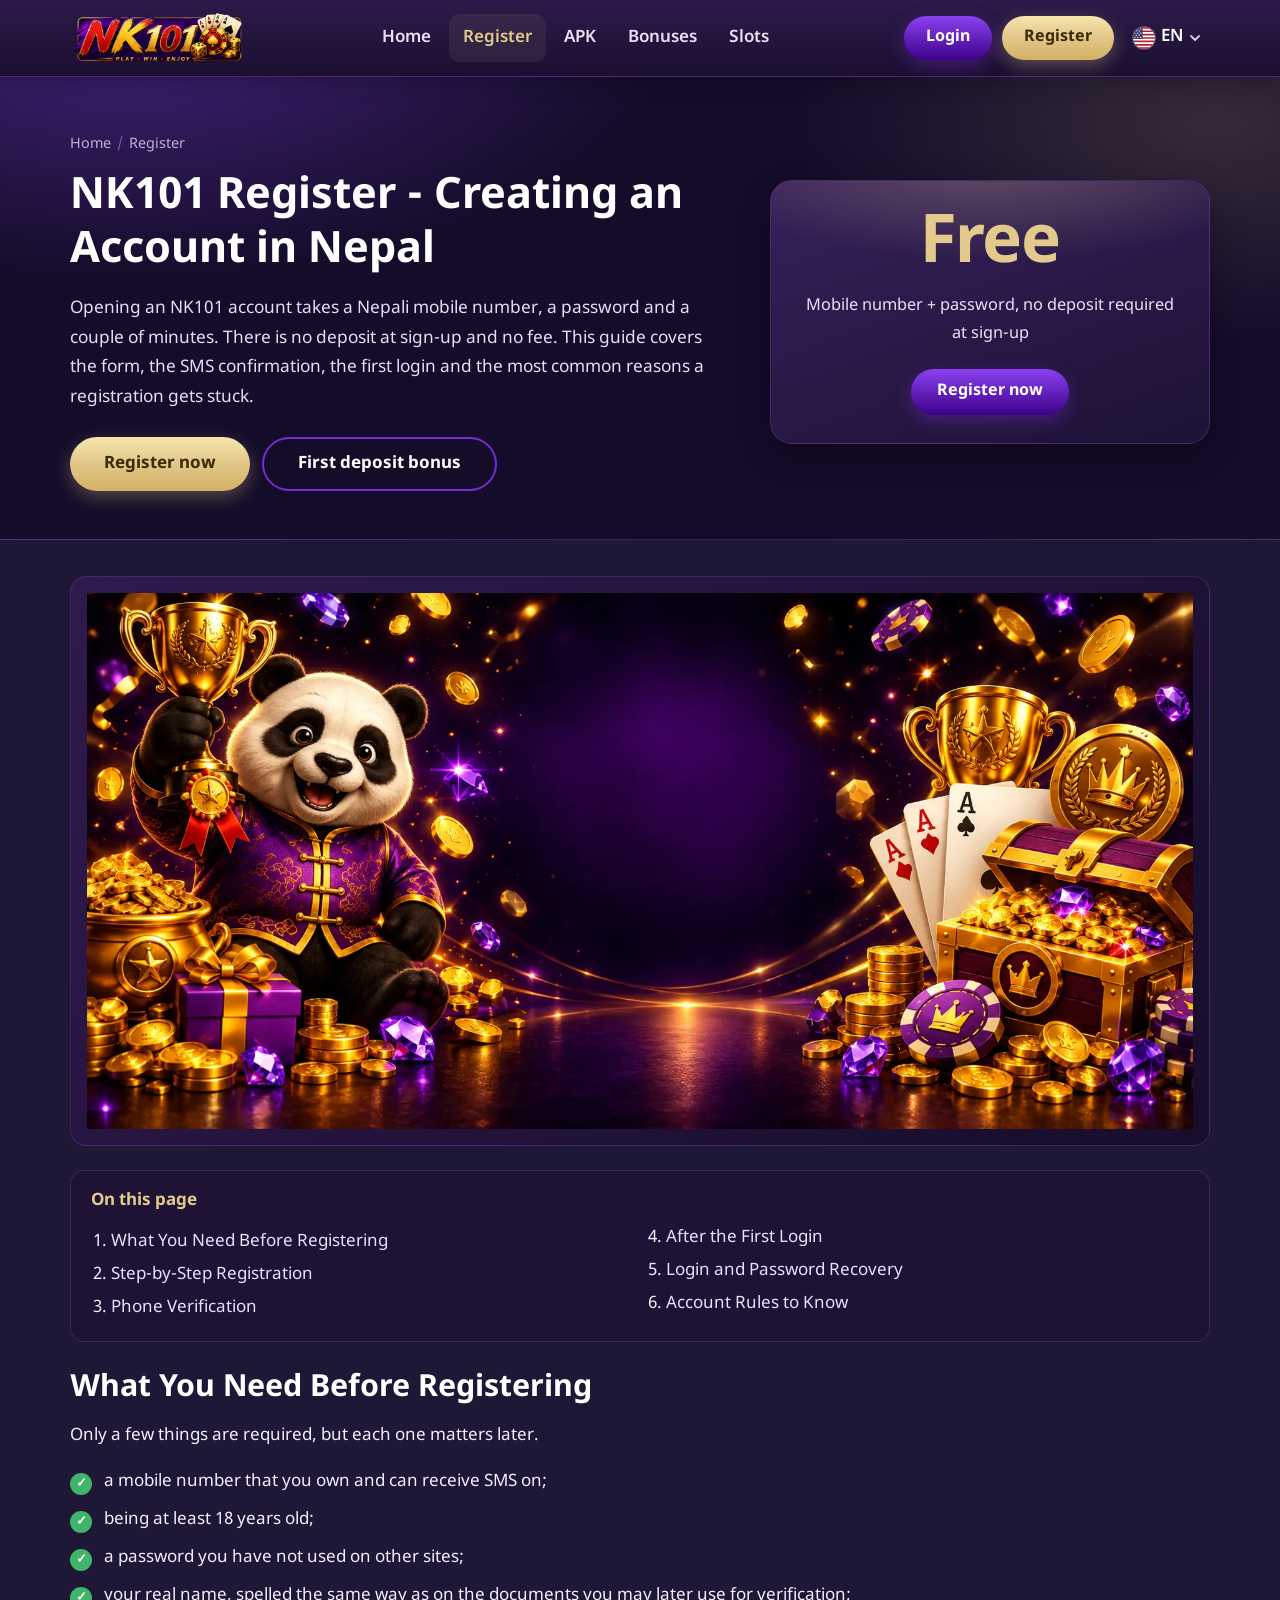
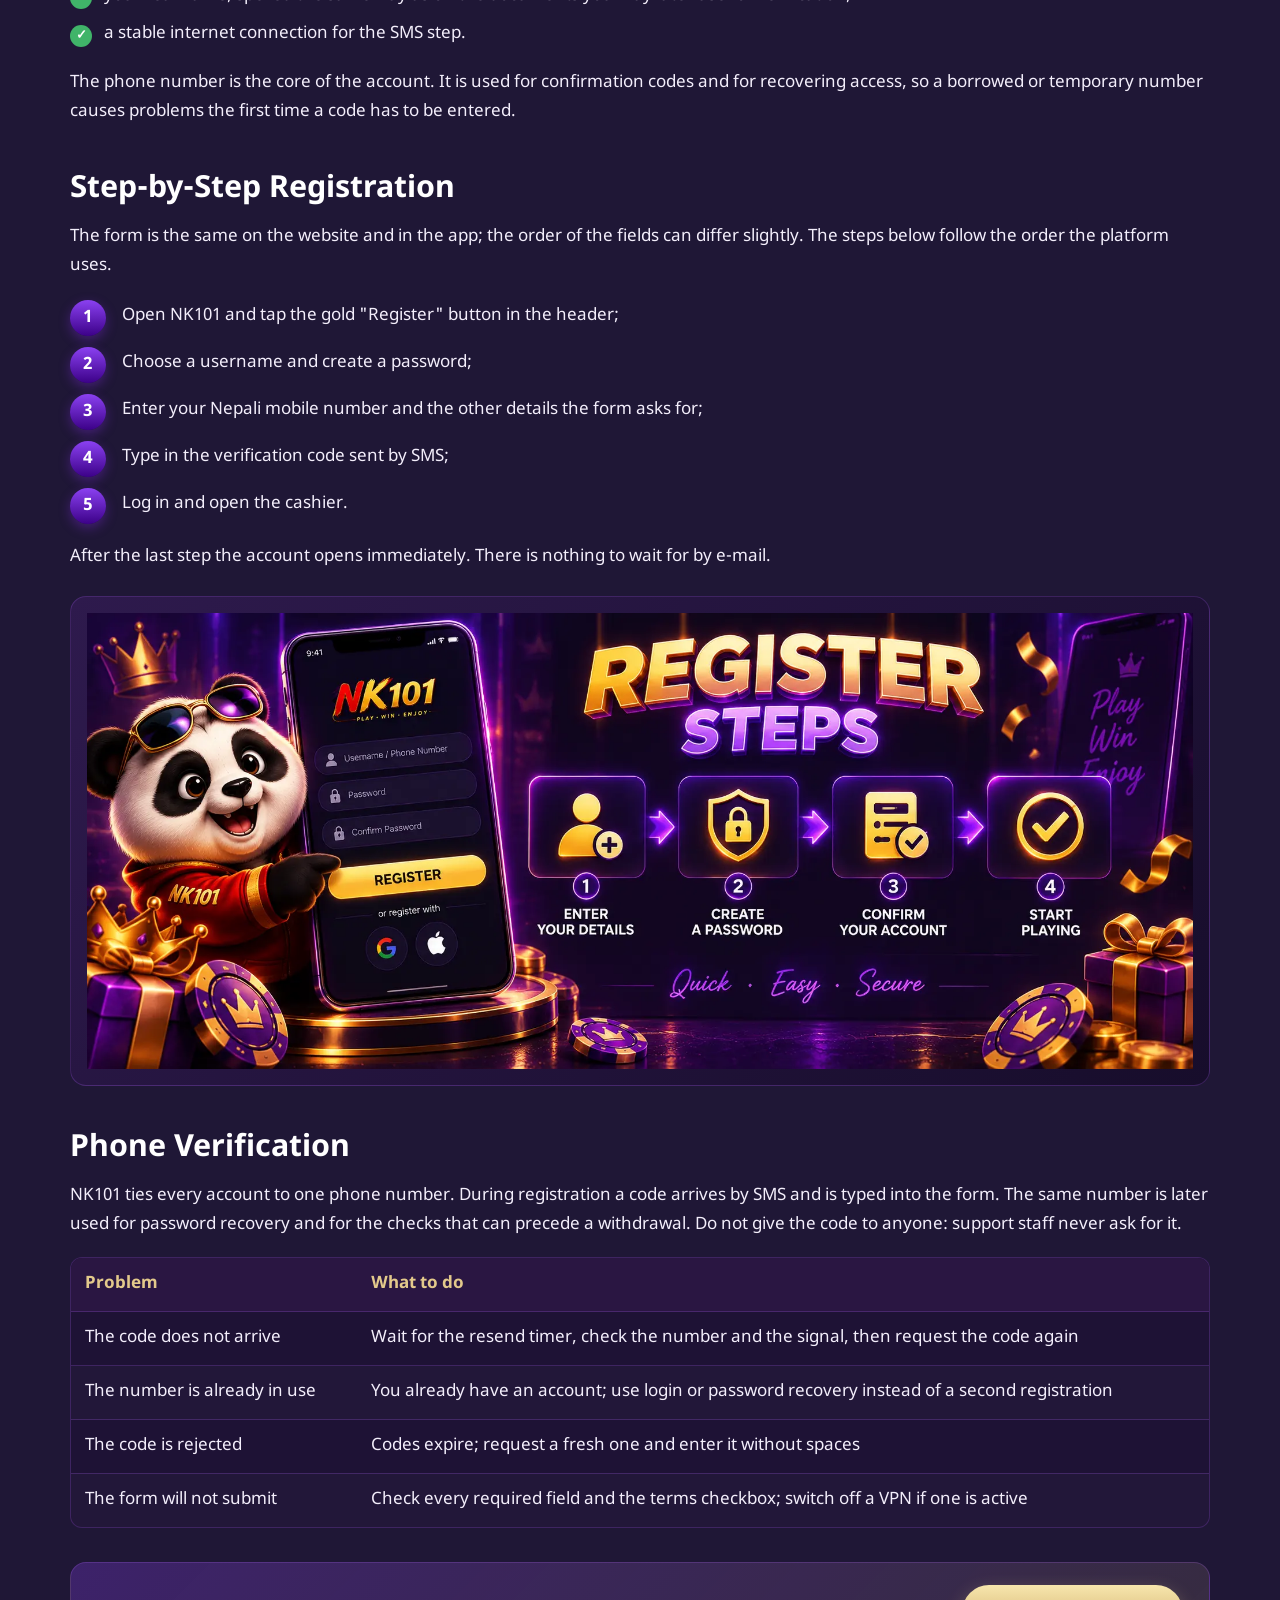
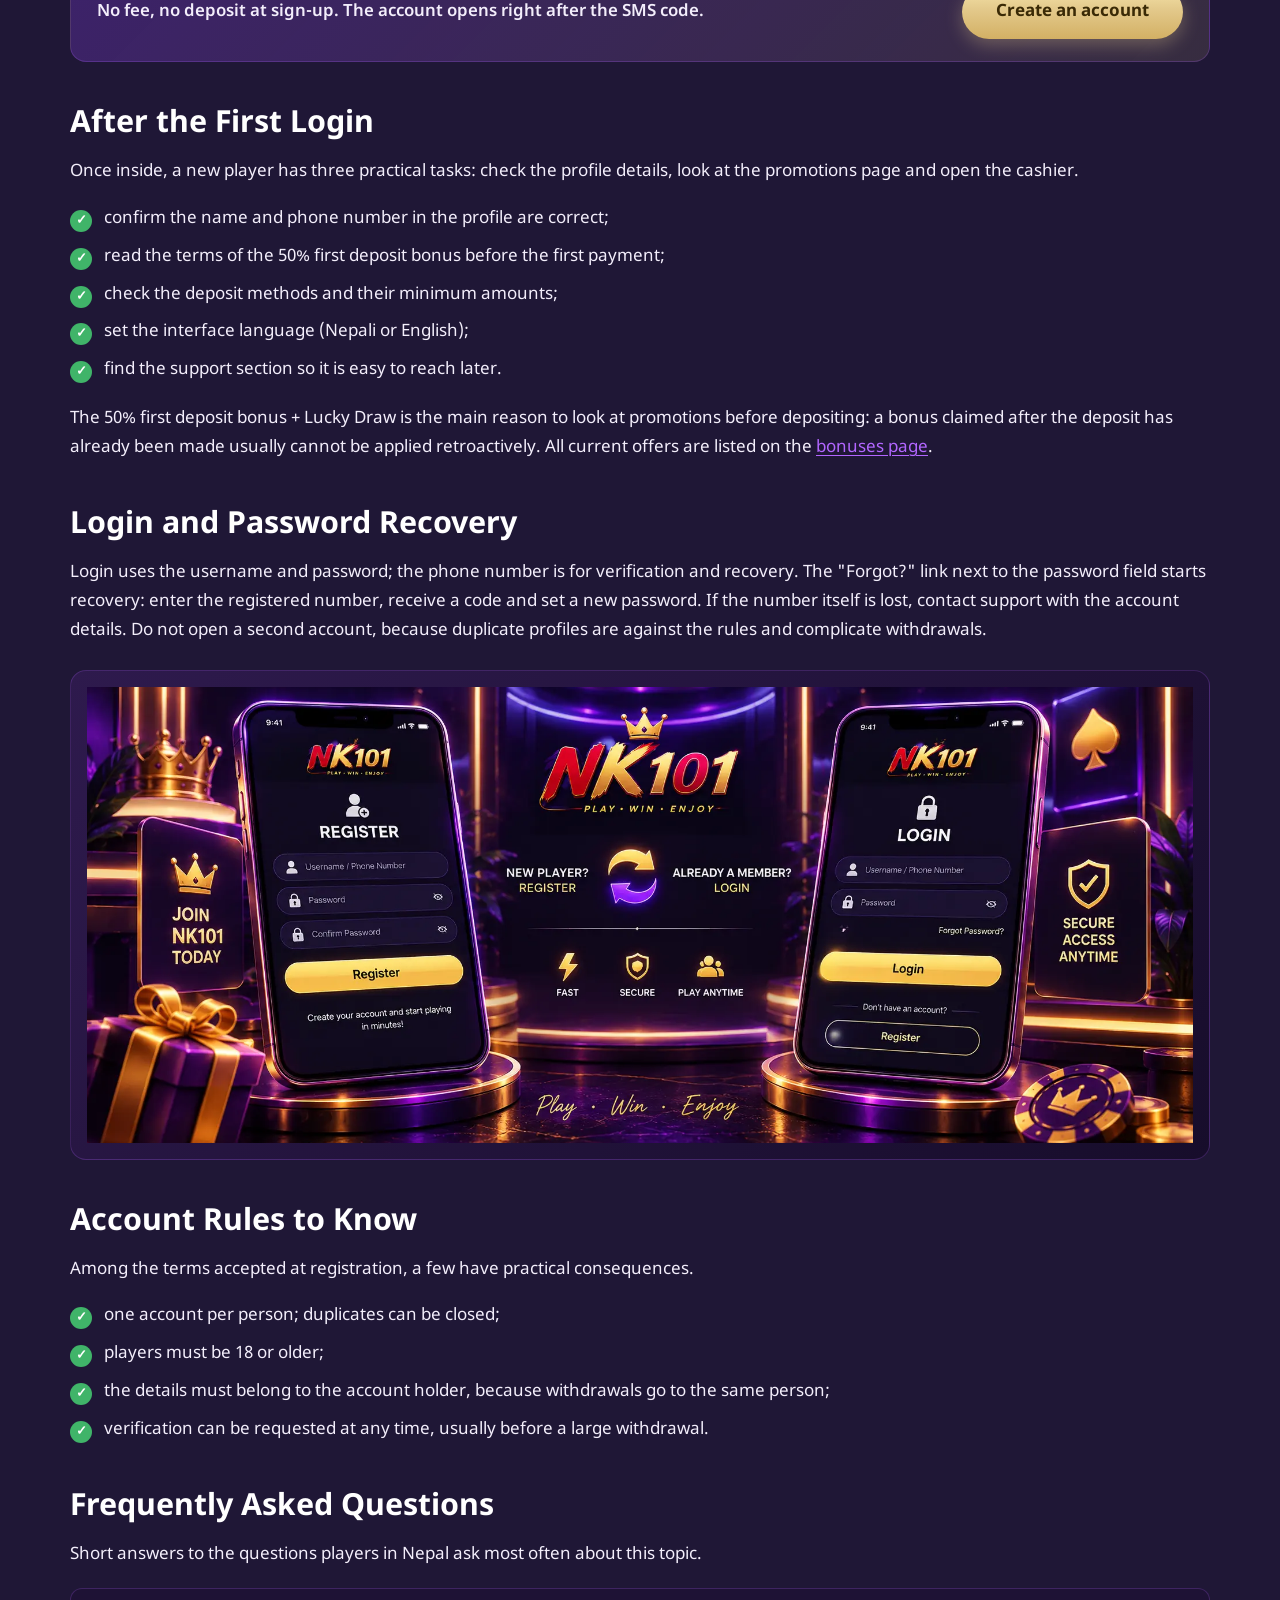
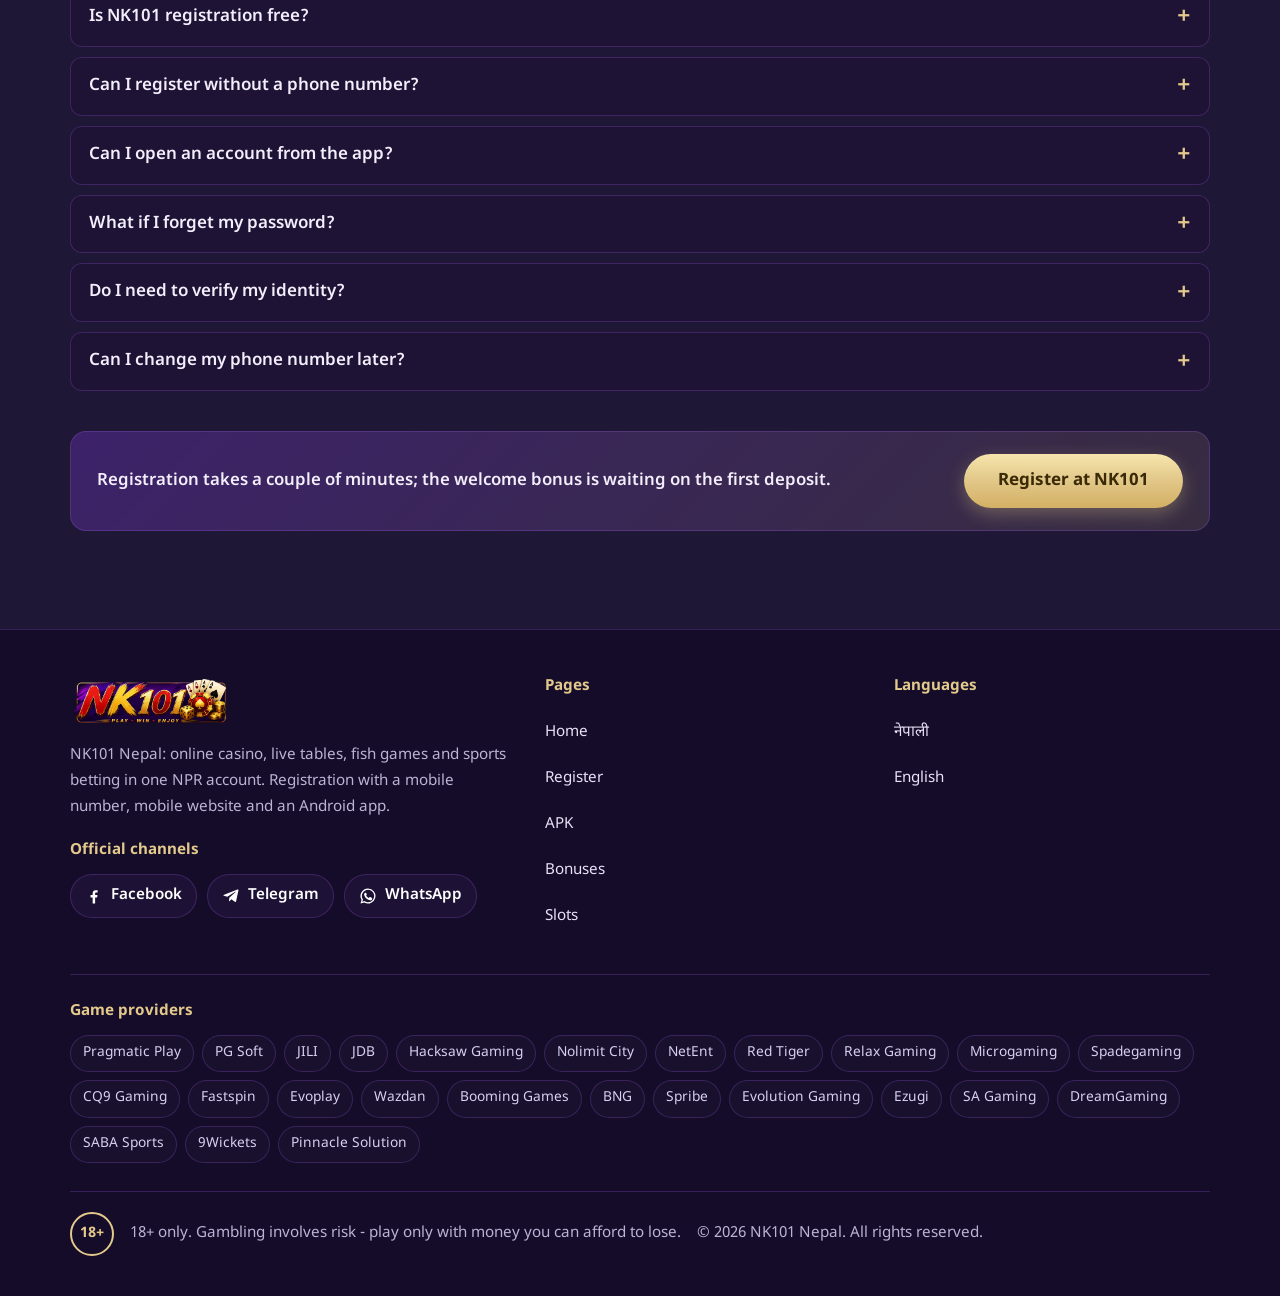
<file: en/register/index.html>
<!DOCTYPE html>
<html lang="en">
<head>
<meta charset="utf-8">
<meta name="viewport" content="width=device-width, initial-scale=1">
<title>NK101 Register - How to Create an Account in Nepal</title>
<meta name="description" content="How NK101 registration works for players in Nepal: what the form asks for, how the SMS verification goes, what to do after the first login and how to recover a lost password.">
<link rel="canonical" href="https://nk101.onrender.com/en/register/">
<link rel="alternate" hreflang="ne-NP" href="https://nk101.onrender.com/register/">
<link rel="alternate" hreflang="en" href="https://nk101.onrender.com/en/register/">
<link rel="alternate" hreflang="x-default" href="https://nk101.onrender.com/register/">
<meta name="robots" content="index, follow, max-image-preview:large, max-snippet:-1">
<meta name="theme-color" content="#140c29">
<meta property="og:type" content="website">
<meta property="og:site_name" content="NK101 Nepal">
<meta property="og:locale" content="en_US">
<meta property="og:locale:alternate" content="ne_NP">
<meta property="og:title" content="NK101 Register - How to Create an Account in Nepal">
<meta property="og:description" content="How NK101 registration works for players in Nepal: what the form asks for, how the SMS verification goes, what to do after the first login and how to recover a lost password.">
<meta property="og:url" content="https://nk101.onrender.com/en/register/">
<meta property="og:image" content="https://nk101.onrender.com/img/register-hero.webp">
<meta name="twitter:card" content="summary_large_image">
<link rel="icon" href="/img/favicon.png" type="image/png" sizes="32x32">
<link rel="apple-touch-icon" href="/img/apple-touch-icon.png">
<link rel="preconnect" href="https://fonts.googleapis.com">
<link rel="preconnect" href="https://fonts.gstatic.com" crossorigin>
<link href="https://fonts.googleapis.com/css2?family=Noto+Sans+Devanagari:wght@400;600;700&display=swap" rel="stylesheet">
<link rel="stylesheet" href="/css/style.css">
<script type="application/ld+json">
{
 "@context": "https://schema.org",
 "@graph": [
  {
   "@type": "WebSite",
   "@id": "https://nk101.onrender.com/#website",
   "url": "https://nk101.onrender.com/",
   "name": "NK101 Nepal",
   "inLanguage": [
    "ne",
    "en"
   ],
   "publisher": {
    "@id": "https://nk101.onrender.com/#organization"
   }
  },
  {
   "@type": "Organization",
   "@id": "https://nk101.onrender.com/#organization",
   "name": "NK101",
   "url": "https://nk101.onrender.com/",
   "logo": {
    "@type": "ImageObject",
    "url": "https://nk101.onrender.com/img/nk101-logo.webp"
   },
   "sameAs": [
    "https://www.facebook.com/profile.php?id=61592459762964",
    "https://t.me/nk101channel",
    "https://www.whatsapp.com/channel/0029VbD0jE790x2sHs5jem3N"
   ]
  },
  {
   "@type": "WebPage",
   "@id": "https://nk101.onrender.com/en/register/#webpage",
   "url": "https://nk101.onrender.com/en/register/",
   "name": "NK101 Register - How to Create an Account in Nepal",
   "description": "How NK101 registration works for players in Nepal: what the form asks for, how the SMS verification goes, what to do after the first login and how to recover a lost password.",
   "inLanguage": "en",
   "isPartOf": {
    "@id": "https://nk101.onrender.com/#website"
   },
   "primaryImageOfPage": {
    "@type": "ImageObject",
    "url": "https://nk101.onrender.com/img/register-hero.webp"
   },
   "datePublished": "2026-09-21",
   "dateModified": "2026-09-21"
  },
  {
   "@type": "BreadcrumbList",
   "@id": "https://nk101.onrender.com/en/register/#breadcrumb",
   "itemListElement": [
    {
     "@type": "ListItem",
     "position": 1,
     "name": "Home",
     "item": "https://nk101.onrender.com/en/"
    },
    {
     "@type": "ListItem",
     "position": 2,
     "name": "Register",
     "item": "https://nk101.onrender.com/en/register/"
    }
   ]
  },
  {
   "@type": "FAQPage",
   "@id": "https://nk101.onrender.com/en/register/#faq",
   "mainEntity": [
    {
     "@type": "Question",
     "name": "Is NK101 registration free?",
     "acceptedAnswer": {
      "@type": "Answer",
      "text": "Yes. There is no fee and no mandatory deposit at sign-up."
     }
    },
    {
     "@type": "Question",
     "name": "Can I register without a phone number?",
     "acceptedAnswer": {
      "@type": "Answer",
      "text": "No. The mobile number is required for verification and recovery."
     }
    },
    {
     "@type": "Question",
     "name": "Can I open an account from the app?",
     "acceptedAnswer": {
      "@type": "Answer",
      "text": "Yes. The APK has the same form as the website."
     }
    },
    {
     "@type": "Question",
     "name": "What if I forget my password?",
     "acceptedAnswer": {
      "@type": "Answer",
      "text": "Use \"Forgot?\" on the login form; a code goes to the registered number."
     }
    },
    {
     "@type": "Question",
     "name": "Do I need to verify my identity?",
     "acceptedAnswer": {
      "@type": "Answer",
      "text": "Phone verification is done at registration; additional checks can be requested before withdrawals."
     }
    },
    {
     "@type": "Question",
     "name": "Can I change my phone number later?",
     "acceptedAnswer": {
      "@type": "Answer",
      "text": "Through support, after confirming ownership of the account."
     }
    }
   ]
  }
 ]
}
</script>
</head>
<body>
<a class="skip" href="#main">Skip to content</a>
<header class="site-header">
  <div class="container header-inner">
    <a class="logo" href="/en/" aria-label="NK101"><img src="/img/nk101-logo.webp" width="192" height="60" alt="NK101" onerror="this.replaceWith(Object.assign(document.createElement('span'),{className:'logo-text',textContent:'NK101'}))"></a>
    <nav class="main-nav" id="main-nav" aria-label="Main navigation">
      <ul>
        <li><a href="/en/">Home</a></li>
        <li><a href="/en/register/" aria-current="page">Register</a></li>
        <li><a href="/en/apk/">APK</a></li>
        <li><a href="/en/bonuses/">Bonuses</a></li>
        <li><a href="/en/slots/">Slots</a></li>
      </ul>
      <div class="nav-cta">
        <a class="btn btn-login" href="/go/" rel="nofollow">Login</a>
        <a class="btn btn-register" href="/go/" rel="nofollow">Register</a>
      </div>
    </nav>
    <div class="header-actions">
      <a class="btn btn-login" href="/go/" rel="nofollow">Login</a>
      <a class="btn btn-register" href="/go/" rel="nofollow">Register</a>
      <div class="lang">
        <button class="lang-btn" type="button" aria-haspopup="true" aria-expanded="false" aria-label="Language"><svg class="flag" viewBox="0 0 24 24" aria-hidden="true"><clipPath id="fc"><circle cx="12" cy="12" r="12"/></clipPath><g clip-path="url(#fc)"><rect width="24" height="24" fill="#fff"/><path d="M0 0h24v1.85H0zM0 3.7h24v1.85H0zM0 7.4h24v1.85H0zM0 11.1h24v1.85H0zM0 14.8h24v1.85H0zM0 18.5h24v1.85H0zM0 22.2h24V24H0z" fill="#B22234"/><rect width="10.5" height="12.95" fill="#3C3B6E"/><g fill="#fff"><circle cx="2" cy="2" r=".7"/><circle cx="5.2" cy="2" r=".7"/><circle cx="8.4" cy="2" r=".7"/><circle cx="3.6" cy="4.3" r=".7"/><circle cx="6.8" cy="4.3" r=".7"/><circle cx="2" cy="6.6" r=".7"/><circle cx="5.2" cy="6.6" r=".7"/><circle cx="8.4" cy="6.6" r=".7"/><circle cx="3.6" cy="8.9" r=".7"/><circle cx="6.8" cy="8.9" r=".7"/><circle cx="2" cy="11.2" r=".7"/><circle cx="5.2" cy="11.2" r=".7"/><circle cx="8.4" cy="11.2" r=".7"/></g></g></svg><span>EN</span><svg class="chev" viewBox="0 0 12 12" aria-hidden="true"><path d="M2 4l4 4 4-4" fill="none" stroke="currentColor" stroke-width="1.8" stroke-linecap="round" stroke-linejoin="round"/></svg></button>
        <ul class="lang-menu">
          <li><a href="/register/" hreflang="ne-NP" lang="ne"><svg class="flag" viewBox="0 0 24 24" aria-hidden="true"><circle cx="12" cy="12" r="12" fill="#fff"/><path d="M5 2.5 16 10.6H9.3L19 20.5H5z" fill="#DC143C" stroke="#003893" stroke-width="1.3" stroke-linejoin="round"/><circle cx="8.6" cy="7.6" r="1.4" fill="#fff"/><circle cx="9.4" cy="15.6" r="1.9" fill="#fff"/></svg><span>नेपाली</span></a></li>
          <li><a href="/en/register/" hreflang="en" lang="en" aria-current="true"><svg class="flag" viewBox="0 0 24 24" aria-hidden="true"><clipPath id="fc"><circle cx="12" cy="12" r="12"/></clipPath><g clip-path="url(#fc)"><rect width="24" height="24" fill="#fff"/><path d="M0 0h24v1.85H0zM0 3.7h24v1.85H0zM0 7.4h24v1.85H0zM0 11.1h24v1.85H0zM0 14.8h24v1.85H0zM0 18.5h24v1.85H0zM0 22.2h24V24H0z" fill="#B22234"/><rect width="10.5" height="12.95" fill="#3C3B6E"/><g fill="#fff"><circle cx="2" cy="2" r=".7"/><circle cx="5.2" cy="2" r=".7"/><circle cx="8.4" cy="2" r=".7"/><circle cx="3.6" cy="4.3" r=".7"/><circle cx="6.8" cy="4.3" r=".7"/><circle cx="2" cy="6.6" r=".7"/><circle cx="5.2" cy="6.6" r=".7"/><circle cx="8.4" cy="6.6" r=".7"/><circle cx="3.6" cy="8.9" r=".7"/><circle cx="6.8" cy="8.9" r=".7"/><circle cx="2" cy="11.2" r=".7"/><circle cx="5.2" cy="11.2" r=".7"/><circle cx="8.4" cy="11.2" r=".7"/></g></g></svg><span>English</span></a></li>
        </ul>
      </div>
      <button class="burger" type="button" aria-controls="main-nav" aria-expanded="false" aria-label="Menu"><span></span></button>
    </div>
  </div>
</header>

<main id="main">
  <section class="hero">
    <div class="container hero-grid">
      <div class="hero-copy">
        <nav class="crumbs" aria-label="Breadcrumb"><ol><li><a href="/en/">Home</a></li><li aria-current="page">Register</li></ol></nav>
        <h1>NK101 Register - Creating an Account in Nepal</h1>
        <p class="lead">Opening an NK101 account takes a Nepali mobile number, a password and a couple of minutes. There is no deposit at sign-up and no fee. This guide covers the form, the SMS confirmation, the first login and the most common reasons a registration gets stuck.</p>
        <div class="hero-actions">
          <a class="btn btn-register btn-lg" href="/go/" rel="nofollow">Register now</a>
          <a class="btn btn-outline btn-lg" href="/en/bonuses/">First deposit bonus</a>
        </div>
      </div>
      <aside class="hero-card" aria-label="Mobile number + password, no deposit required at sign-up">
        <div class="big">Free</div>
        <p class="small">Mobile number + password, no deposit required at sign-up</p>
        <a class="btn btn-login" href="/go/" rel="nofollow">Register now</a>
      </aside>
    </div>
  </section>

  <div class="container content">
    <figure class="media media-hero"><img src="/img/register-hero.webp" width="1200" height="600" alt="NK101 registration screen on a phone" fetchpriority="high"></figure>
    <nav class="toc" aria-label="On this page"><p class="toc-title">On this page</p>
  <ol>
    <li><a href="#requirements">What You Need Before Registering</a></li>
    <li><a href="#steps">Step-by-Step Registration</a></li>
    <li><a href="#verification">Phone Verification</a></li>
    <li><a href="#after-login">After the First Login</a></li>
    <li><a href="#login">Login and Password Recovery</a></li>
    <li><a href="#rules">Account Rules to Know</a></li>
  </ol>
</nav>

<section id="requirements">
<h2>What You Need Before Registering</h2>
<p>Only a few things are required, but each one matters later.</p>
<ul class="checks">
  <li>a mobile number that you own and can receive SMS on;</li>
  <li>being at least 18 years old;</li>
  <li>a password you have not used on other sites;</li>
  <li>your real name, spelled the same way as on the documents you may later use for verification;</li>
  <li>a stable internet connection for the SMS step.</li>
</ul>
<p>The phone number is the core of the account. It is used for confirmation codes and for recovering access, so a borrowed or temporary number causes problems the first time a code has to be entered.</p>
</section>

<section id="steps">
<h2>Step-by-Step Registration</h2>
<p>The form is the same on the website and in the app; the order of the fields can differ slightly. The steps below follow the order the platform uses.</p>
<ol class="steps">
  <li>Open NK101 and tap the gold &quot;Register&quot; button in the header;</li>
  <li>Choose a username and create a password;</li>
  <li>Enter your Nepali mobile number and the other details the form asks for;</li>
  <li>Type in the verification code sent by SMS;</li>
  <li>Log in and open the cashier.</li>
</ol>
<p>After the last step the account opens immediately. There is nothing to wait for by e-mail.</p>
<figure class="media"><img src="/img/register-steps.webp" width="1024" height="440" alt="NK101 registration steps: username, password, mobile number, SMS code" loading="lazy"></figure>
</section>

<section id="verification">
<h2>Phone Verification</h2>
<p>NK101 ties every account to one phone number. During registration a code arrives by SMS and is typed into the form. The same number is later used for password recovery and for the checks that can precede a withdrawal. Do not give the code to anyone: support staff never ask for it.</p>
<div class="table-wrap"><table>
  <thead><tr><th>Problem</th><th>What to do</th></tr></thead>
  <tbody>
    <tr><td>The code does not arrive</td><td>Wait for the resend timer, check the number and the signal, then request the code again</td></tr>
    <tr><td>The number is already in use</td><td>You already have an account; use login or password recovery instead of a second registration</td></tr>
    <tr><td>The code is rejected</td><td>Codes expire; request a fresh one and enter it without spaces</td></tr>
    <tr><td>The form will not submit</td><td>Check every required field and the terms checkbox; switch off a VPN if one is active</td></tr>
  </tbody>
</table></div>
</section>

<div class="cta-box"><p>No fee, no deposit at sign-up. The account opens right after the SMS code.</p><a class="btn btn-register btn-lg" href="/go/" rel="nofollow">Create an account</a></div>

<section id="after-login">
<h2>After the First Login</h2>
<p>Once inside, a new player has three practical tasks: check the profile details, look at the promotions page and open the cashier.</p>
<ul class="checks">
  <li>confirm the name and phone number in the profile are correct;</li>
  <li>read the terms of the 50% first deposit bonus before the first payment;</li>
  <li>check the deposit methods and their minimum amounts;</li>
  <li>set the interface language (Nepali or English);</li>
  <li>find the support section so it is easy to reach later.</li>
</ul>
<p>The 50% first deposit bonus + Lucky Draw is the main reason to look at promotions before depositing: a bonus claimed after the deposit has already been made usually cannot be applied retroactively. All current offers are listed on the <a href="/en/bonuses/">bonuses page</a>.</p>
</section>

<section id="login">
<h2>Login and Password Recovery</h2>
<p>Login uses the username and password; the phone number is for verification and recovery. The "Forgot?" link next to the password field starts recovery: enter the registered number, receive a code and set a new password. If the number itself is lost, contact support with the account details. Do not open a second account, because duplicate profiles are against the rules and complicate withdrawals.</p>
<figure class="media"><img src="/img/register-login.webp" width="1024" height="440" alt="NK101 login form with username, password and the Forgot link" loading="lazy"></figure>
</section>

<section id="rules">
<h2>Account Rules to Know</h2>
<p>Among the terms accepted at registration, a few have practical consequences.</p>
<ul class="checks">
  <li>one account per person; duplicates can be closed;</li>
  <li>players must be 18 or older;</li>
  <li>the details must belong to the account holder, because withdrawals go to the same person;</li>
  <li>verification can be requested at any time, usually before a large withdrawal.</li>
</ul>
</section>

    <section id="faq" class="faq">
      <h2>Frequently Asked Questions</h2>
      <p>Short answers to the questions players in Nepal ask most often about this topic.</p>
      <details><summary>Is NK101 registration free?</summary><p>Yes. There is no fee and no mandatory deposit at sign-up.</p></details>
<details><summary>Can I register without a phone number?</summary><p>No. The mobile number is required for verification and recovery.</p></details>
<details><summary>Can I open an account from the app?</summary><p>Yes. The APK has the same form as the website.</p></details>
<details><summary>What if I forget my password?</summary><p>Use &quot;Forgot?&quot; on the login form; a code goes to the registered number.</p></details>
<details><summary>Do I need to verify my identity?</summary><p>Phone verification is done at registration; additional checks can be requested before withdrawals.</p></details>
<details><summary>Can I change my phone number later?</summary><p>Through support, after confirming ownership of the account.</p></details>
    </section>
    <div class="cta-box cta-end"><p>Registration takes a couple of minutes; the welcome bonus is waiting on the first deposit.</p><a class="btn btn-register btn-lg" href="/go/" rel="nofollow">Register at NK101</a></div>
  </div>
</main>

<footer class="site-footer">
  <div class="container">
    <div class="footer-top">
      <div class="footer-brand">
        <img src="/img/nk101-logo.webp" width="160" height="50" alt="NK101" loading="lazy" onerror="this.replaceWith(Object.assign(document.createElement('span'),{className:'logo-text',textContent:'NK101'}))">
        <p>NK101 Nepal: online casino, live tables, fish games and sports betting in one NPR account. Registration with a mobile number, mobile website and an Android app.</p>
        <p class="footer-h">Official channels</p>
        <div class="socials">
          <a href="https://www.facebook.com/profile.php?id=61592459762964" target="_blank" rel="nofollow noopener"><svg viewBox="0 0 24 24" fill="currentColor" aria-hidden="true"><path d="M13.5 22v-8h2.7l.4-3.2h-3.1V8.8c0-.9.3-1.6 1.6-1.6h1.7V4.4c-.3 0-1.3-.1-2.5-.1-2.5 0-4.1 1.5-4.1 4.2v2.3H7.4V14h2.8v8h3.3z"/></svg><span>Facebook</span></a>
          <a href="https://t.me/nk101channel" target="_blank" rel="nofollow noopener"><svg viewBox="0 0 24 24" fill="currentColor" aria-hidden="true"><path d="M21.9 4.6 18.8 19c-.2 1-.9 1.3-1.7.8l-4.6-3.4-2.2 2.1c-.3.3-.5.5-.9.5l.3-4.7 8.5-7.7c.4-.3-.1-.5-.6-.2L7.1 13.1 2.6 11.7c-1-.3-1-1 .2-1.4l17.8-6.9c.8-.3 1.5.2 1.3 1.2z"/></svg><span>Telegram</span></a>
          <a href="https://www.whatsapp.com/channel/0029VbD0jE790x2sHs5jem3N" target="_blank" rel="nofollow noopener"><svg viewBox="0 0 24 24" fill="currentColor" aria-hidden="true"><path d="M12 2a10 10 0 0 0-8.6 15.1L2 22l5-1.3A10 10 0 1 0 12 2zm0 18.2a8.2 8.2 0 0 1-4.2-1.2l-.3-.2-3 .8.8-2.9-.2-.3A8.2 8.2 0 1 1 12 20.2zm4.5-6.1c-.2-.1-1.5-.7-1.7-.8-.2-.1-.4-.1-.6.1l-.8 1c-.1.2-.3.2-.5.1a6.7 6.7 0 0 1-3.3-2.9c-.3-.4.2-.4.7-1.3.1-.2 0-.3 0-.5l-.8-1.8c-.2-.5-.4-.4-.6-.4h-.5a1 1 0 0 0-.7.3 3 3 0 0 0-.9 2.2 5.2 5.2 0 0 0 1.1 2.8c.1.2 1.9 2.9 4.6 4.1 1.7.7 2.4.8 3.2.7.5-.1 1.5-.6 1.7-1.2.2-.6.2-1.1.2-1.2-.1-.1-.3-.2-.5-.3z"/></svg><span>WhatsApp</span></a>
        </div>
      </div>
      <div class="footer-links">
        <p class="footer-h">Pages</p>
        <ul>
          <li><a href="/en/">Home</a></li>
          <li><a href="/en/register/">Register</a></li>
          <li><a href="/en/apk/">APK</a></li>
          <li><a href="/en/bonuses/">Bonuses</a></li>
          <li><a href="/en/slots/">Slots</a></li>
        </ul>
      </div>
      <div class="footer-links">
        <p class="footer-h">Languages</p>
        <ul>
          <li><a href="/register/" hreflang="ne-NP" lang="ne">नेपाली</a></li>
          <li><a href="/en/register/" hreflang="en" lang="en">English</a></li>
        </ul>
      </div>
    </div>
    <div class="providers">
      <p class="footer-h">Game providers</p>
      <ul class="chips"><li>Pragmatic Play</li><li>PG Soft</li><li>JILI</li><li>JDB</li><li>Hacksaw Gaming</li><li>Nolimit City</li><li>NetEnt</li><li>Red Tiger</li><li>Relax Gaming</li><li>Microgaming</li><li>Spadegaming</li><li>CQ9 Gaming</li><li>Fastspin</li><li>Evoplay</li><li>Wazdan</li><li>Booming Games</li><li>BNG</li><li>Spribe</li><li>Evolution Gaming</li><li>Ezugi</li><li>SA Gaming</li><li>DreamGaming</li><li>SABA Sports</li><li>9Wickets</li><li>Pinnacle Solution</li></ul>
    </div>
    <div class="footer-bottom">
      <span class="age" aria-hidden="true">18+</span>
      <p>18+ only. Gambling involves risk - play only with money you can afford to lose.</p>
      <p>© 2026 NK101 Nepal. All rights reserved.</p>
    </div>
  </div>
</footer>

<div class="sticky-cta">
  <a class="btn btn-login" href="/go/" rel="nofollow">Login</a>
  <a class="btn btn-register" href="/go/" rel="nofollow">Register</a>
</div>
<script src="/js/main.js" defer></script>
</body>
</html>
</file>
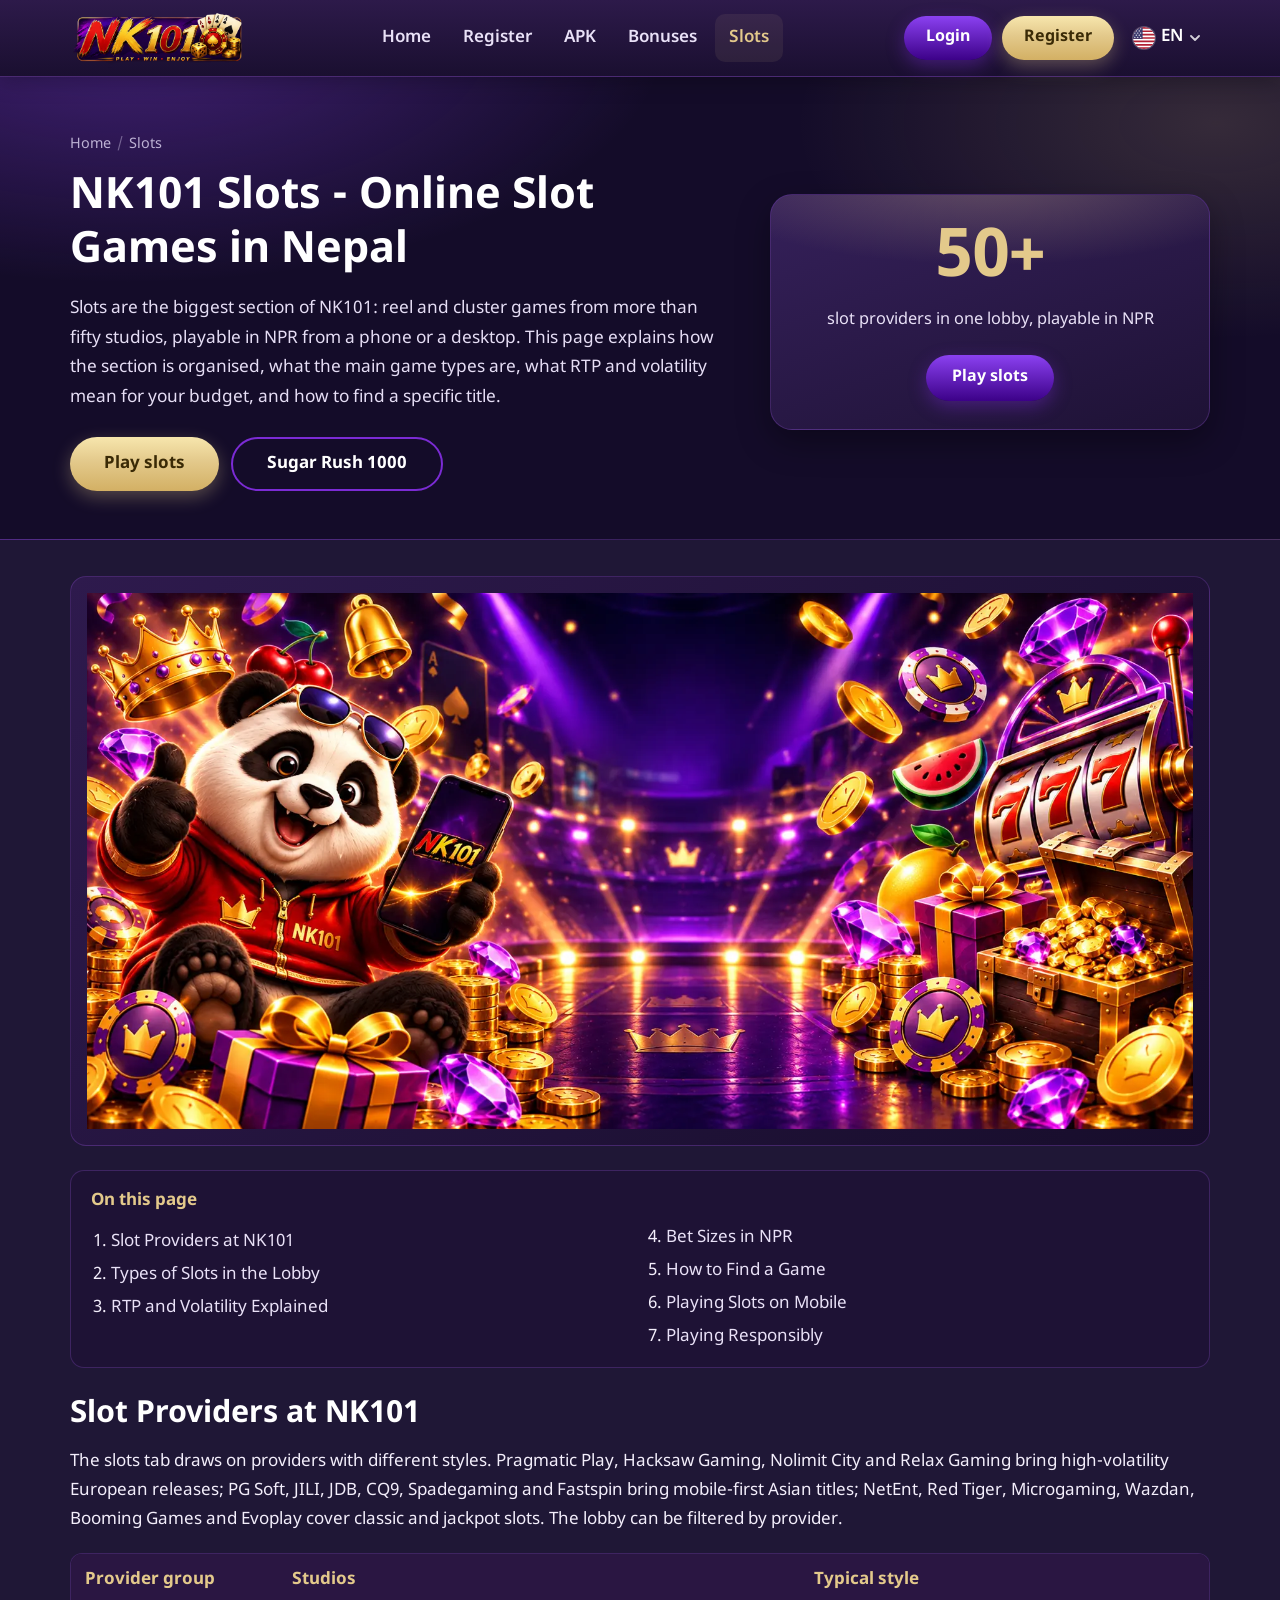
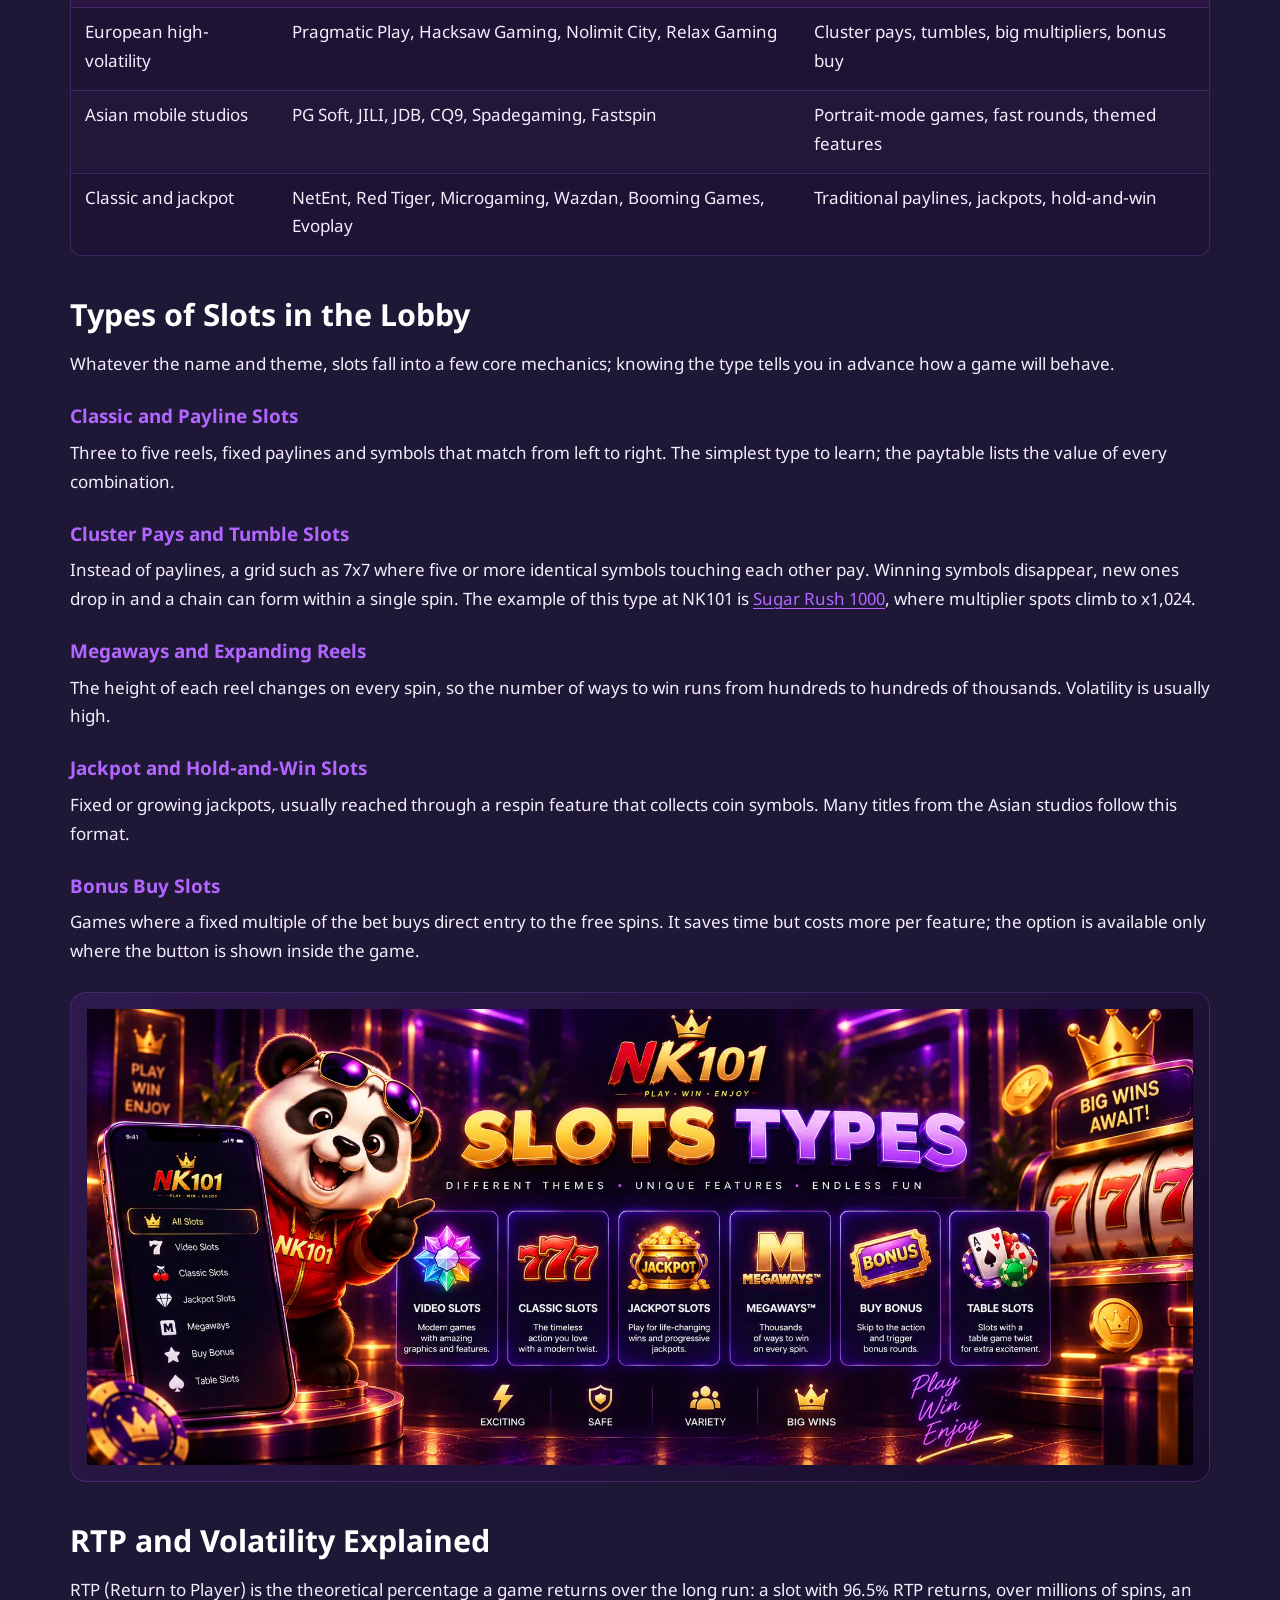
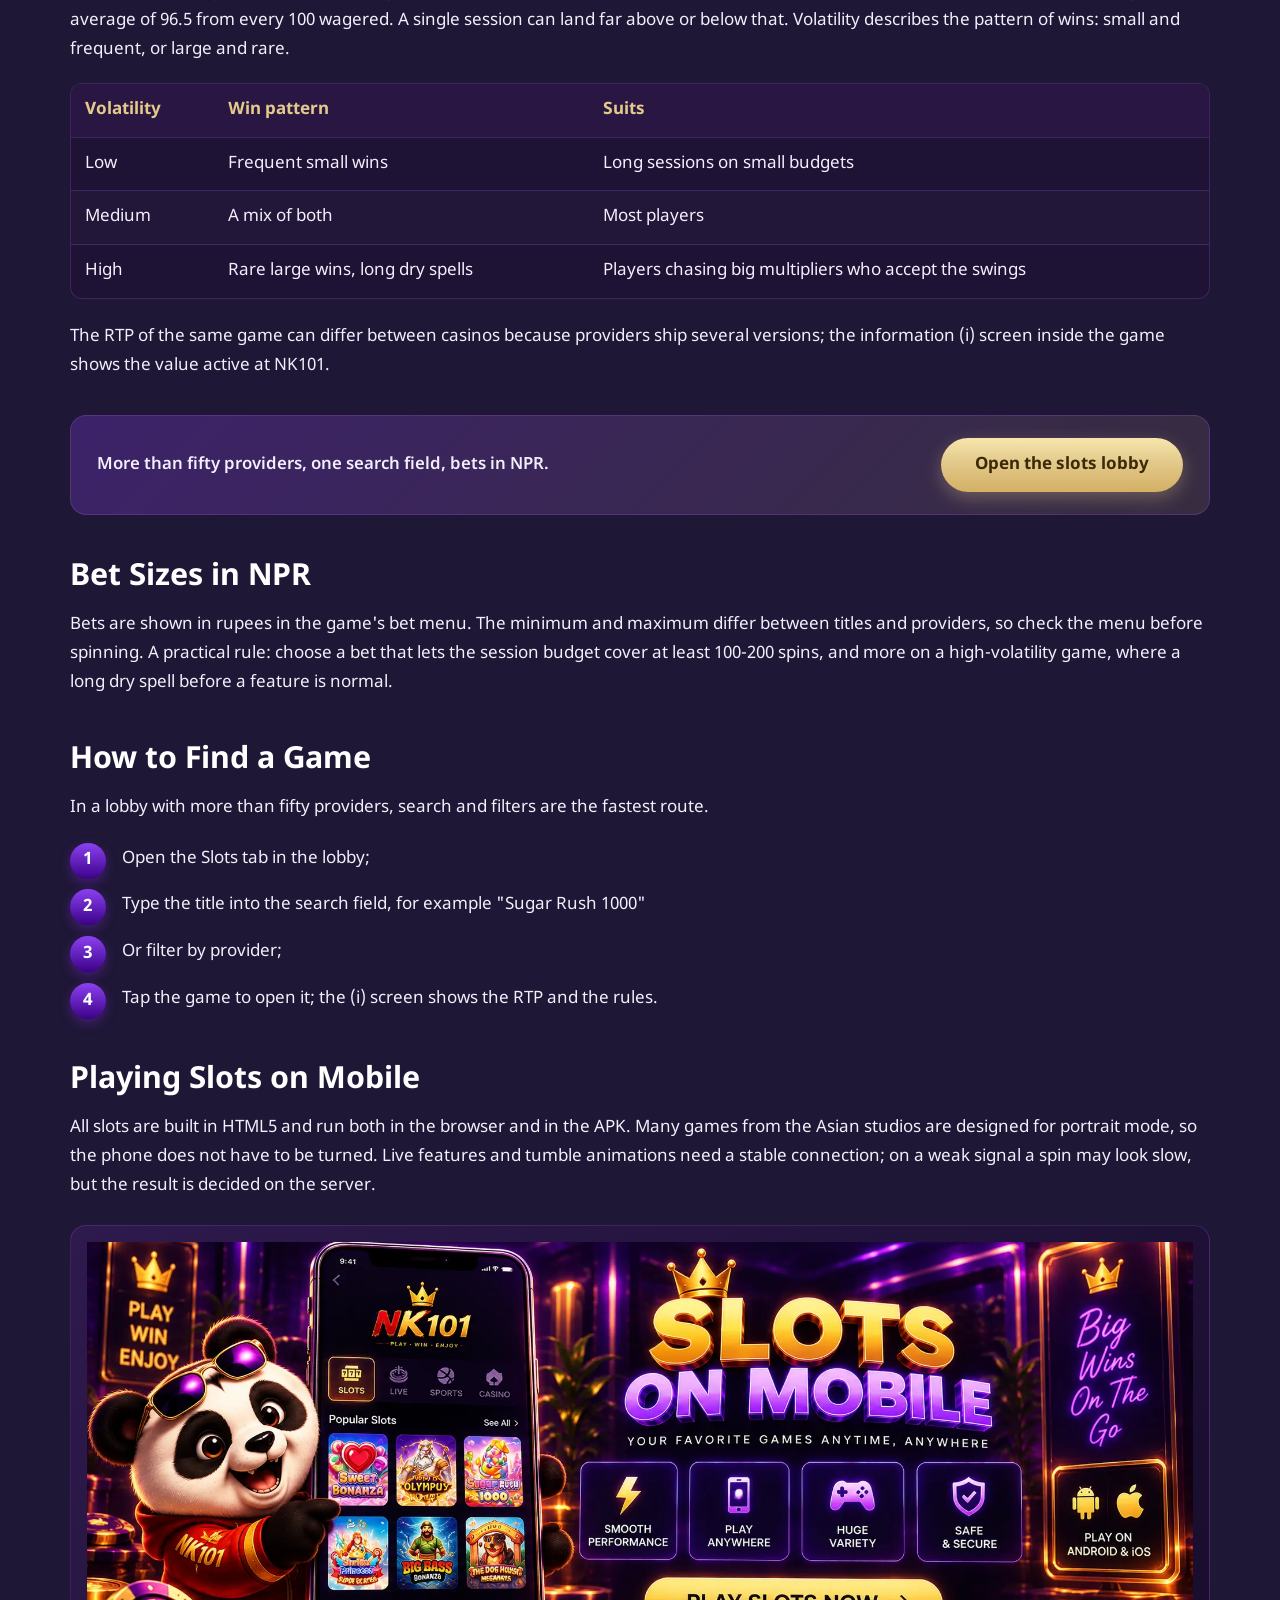
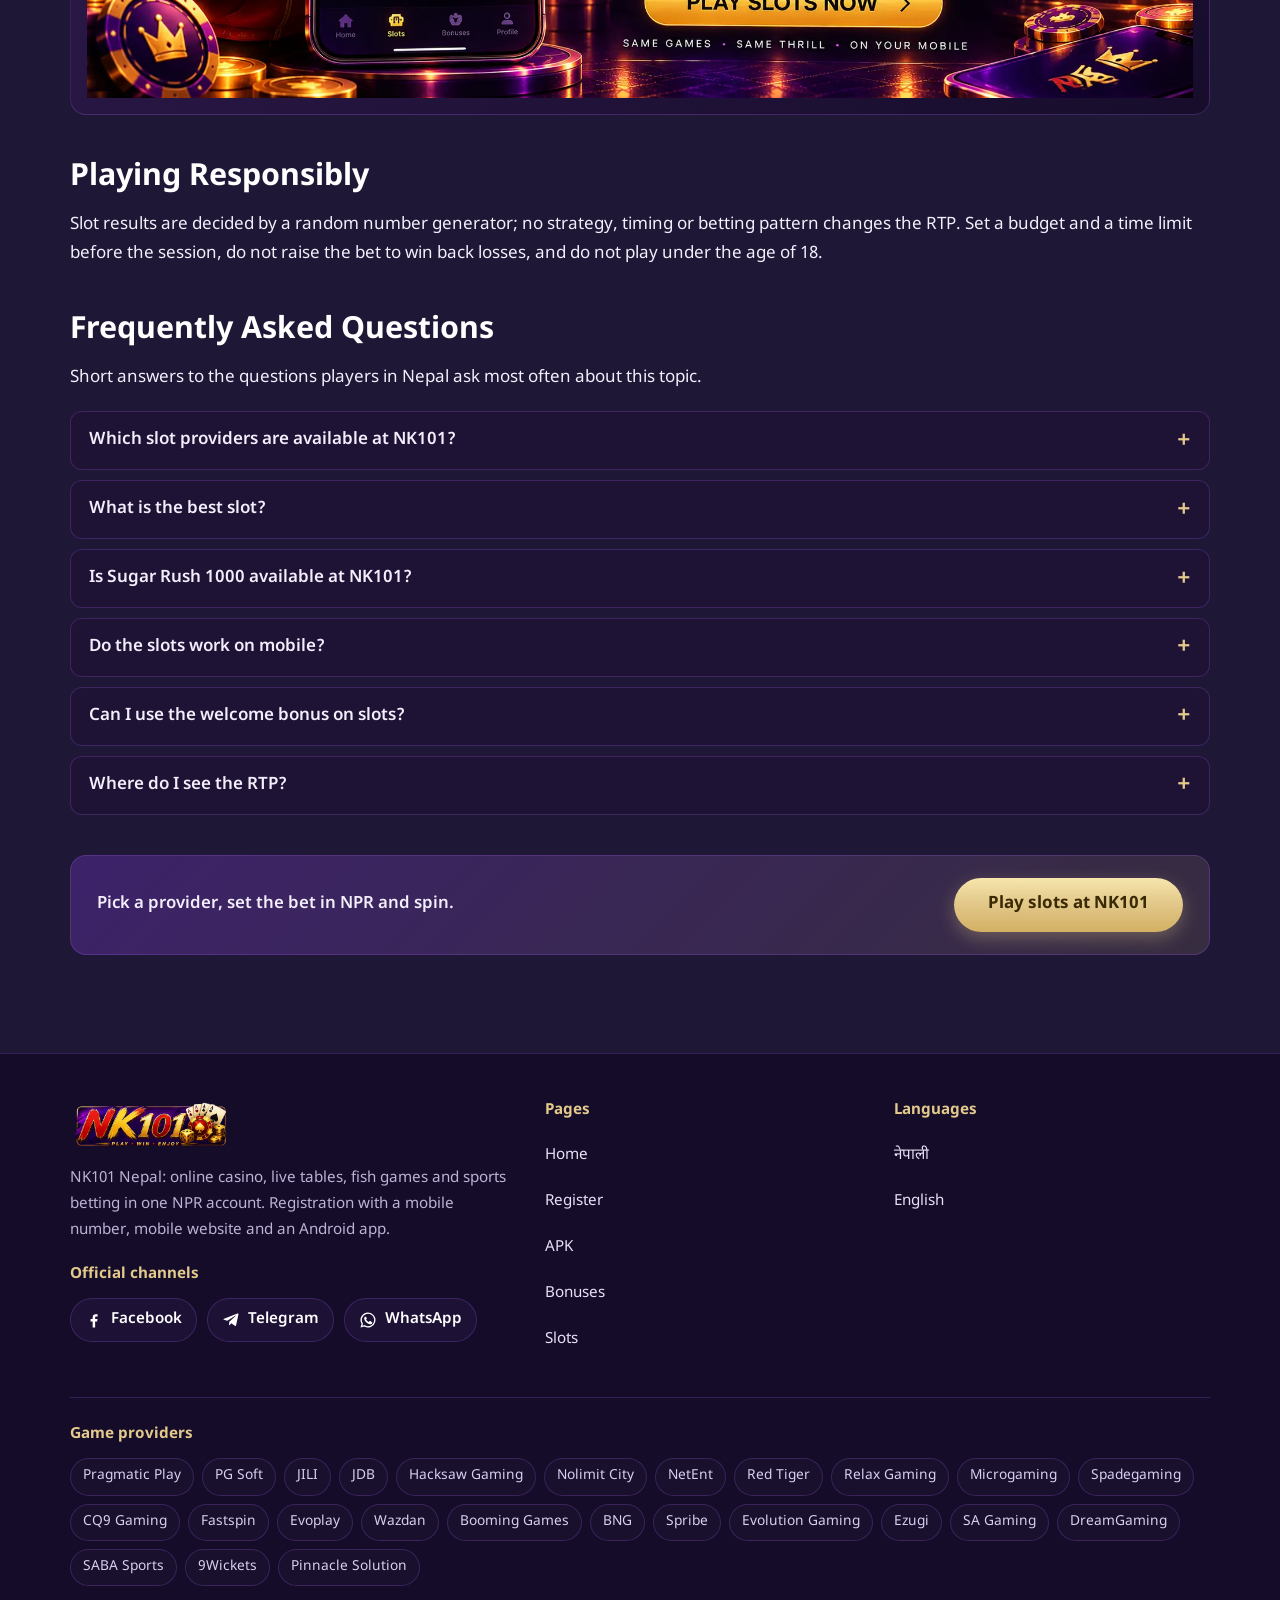
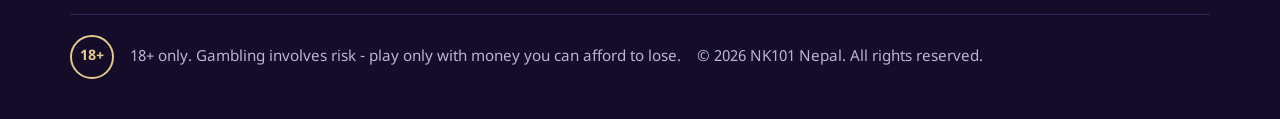
<file: en/slots/index.html>
<!DOCTYPE html>
<html lang="en">
<head>
<meta charset="utf-8">
<meta name="viewport" content="width=device-width, initial-scale=1">
<title>NK101 Slots - Online Slot Games in Nepal</title>
<meta name="description" content="What the NK101 slots section contains for players in Nepal: providers, game types, RTP and volatility explained, bet sizes in NPR and how to find a title such as Sugar Rush 1000 in the lobby.">
<link rel="canonical" href="https://nk101.onrender.com/en/slots/">
<link rel="alternate" hreflang="ne-NP" href="https://nk101.onrender.com/slots/">
<link rel="alternate" hreflang="en" href="https://nk101.onrender.com/en/slots/">
<link rel="alternate" hreflang="x-default" href="https://nk101.onrender.com/slots/">
<meta name="robots" content="index, follow, max-image-preview:large, max-snippet:-1">
<meta name="theme-color" content="#140c29">
<meta property="og:type" content="website">
<meta property="og:site_name" content="NK101 Nepal">
<meta property="og:locale" content="en_US">
<meta property="og:locale:alternate" content="ne_NP">
<meta property="og:title" content="NK101 Slots - Online Slot Games in Nepal">
<meta property="og:description" content="What the NK101 slots section contains for players in Nepal: providers, game types, RTP and volatility explained, bet sizes in NPR and how to find a title such as Sugar Rush 1000 in the lobby.">
<meta property="og:url" content="https://nk101.onrender.com/en/slots/">
<meta property="og:image" content="https://nk101.onrender.com/img/slots-hero.webp">
<meta name="twitter:card" content="summary_large_image">
<link rel="icon" href="/img/favicon.png" type="image/png" sizes="32x32">
<link rel="apple-touch-icon" href="/img/apple-touch-icon.png">
<link rel="preconnect" href="https://fonts.googleapis.com">
<link rel="preconnect" href="https://fonts.gstatic.com" crossorigin>
<link href="https://fonts.googleapis.com/css2?family=Noto+Sans+Devanagari:wght@400;600;700&display=swap" rel="stylesheet">
<link rel="stylesheet" href="/css/style.css">
<script type="application/ld+json">
{
 "@context": "https://schema.org",
 "@graph": [
  {
   "@type": "WebSite",
   "@id": "https://nk101.onrender.com/#website",
   "url": "https://nk101.onrender.com/",
   "name": "NK101 Nepal",
   "inLanguage": [
    "ne",
    "en"
   ],
   "publisher": {
    "@id": "https://nk101.onrender.com/#organization"
   }
  },
  {
   "@type": "Organization",
   "@id": "https://nk101.onrender.com/#organization",
   "name": "NK101",
   "url": "https://nk101.onrender.com/",
   "logo": {
    "@type": "ImageObject",
    "url": "https://nk101.onrender.com/img/nk101-logo.webp"
   },
   "sameAs": [
    "https://www.facebook.com/profile.php?id=61592459762964",
    "https://t.me/nk101channel",
    "https://www.whatsapp.com/channel/0029VbD0jE790x2sHs5jem3N"
   ]
  },
  {
   "@type": "WebPage",
   "@id": "https://nk101.onrender.com/en/slots/#webpage",
   "url": "https://nk101.onrender.com/en/slots/",
   "name": "NK101 Slots - Online Slot Games in Nepal",
   "description": "What the NK101 slots section contains for players in Nepal: providers, game types, RTP and volatility explained, bet sizes in NPR and how to find a title such as Sugar Rush 1000 in the lobby.",
   "inLanguage": "en",
   "isPartOf": {
    "@id": "https://nk101.onrender.com/#website"
   },
   "primaryImageOfPage": {
    "@type": "ImageObject",
    "url": "https://nk101.onrender.com/img/slots-hero.webp"
   },
   "datePublished": "2026-09-21",
   "dateModified": "2026-09-21"
  },
  {
   "@type": "BreadcrumbList",
   "@id": "https://nk101.onrender.com/en/slots/#breadcrumb",
   "itemListElement": [
    {
     "@type": "ListItem",
     "position": 1,
     "name": "Home",
     "item": "https://nk101.onrender.com/en/"
    },
    {
     "@type": "ListItem",
     "position": 2,
     "name": "Slots",
     "item": "https://nk101.onrender.com/en/slots/"
    }
   ]
  },
  {
   "@type": "FAQPage",
   "@id": "https://nk101.onrender.com/en/slots/#faq",
   "mainEntity": [
    {
     "@type": "Question",
     "name": "Which slot providers are available at NK101?",
     "acceptedAnswer": {
      "@type": "Answer",
      "text": "More than fifty, including Pragmatic Play, PG Soft, JILI, Hacksaw Gaming, Nolimit City, NetEnt, Red Tiger, Relax Gaming, Spadegaming and CQ9."
     }
    },
    {
     "@type": "Question",
     "name": "What is the best slot?",
     "acceptedAnswer": {
      "@type": "Answer",
      "text": "There is no objective \"best\"; compare RTP, volatility and features and choose by your budget and style."
     }
    },
    {
     "@type": "Question",
     "name": "Is Sugar Rush 1000 available at NK101?",
     "acceptedAnswer": {
      "@type": "Answer",
      "text": "Yes. It is in the Pragmatic Play section and can be found through search."
     }
    },
    {
     "@type": "Question",
     "name": "Do the slots work on mobile?",
     "acceptedAnswer": {
      "@type": "Answer",
      "text": "Yes, both in the browser and in the Android APK."
     }
    },
    {
     "@type": "Question",
     "name": "Can I use the welcome bonus on slots?",
     "acceptedAnswer": {
      "@type": "Answer",
      "text": "The bonus terms list the eligible games and their contribution; check the card."
     }
    },
    {
     "@type": "Question",
     "name": "Where do I see the RTP?",
     "acceptedAnswer": {
      "@type": "Answer",
      "text": "On the (i) information screen inside the game; it shows the value of the version active at NK101."
     }
    }
   ]
  }
 ]
}
</script>
</head>
<body>
<a class="skip" href="#main">Skip to content</a>
<header class="site-header">
  <div class="container header-inner">
    <a class="logo" href="/en/" aria-label="NK101"><img src="/img/nk101-logo.webp" width="192" height="60" alt="NK101" onerror="this.replaceWith(Object.assign(document.createElement('span'),{className:'logo-text',textContent:'NK101'}))"></a>
    <nav class="main-nav" id="main-nav" aria-label="Main navigation">
      <ul>
        <li><a href="/en/">Home</a></li>
        <li><a href="/en/register/">Register</a></li>
        <li><a href="/en/apk/">APK</a></li>
        <li><a href="/en/bonuses/">Bonuses</a></li>
        <li><a href="/en/slots/" aria-current="page">Slots</a></li>
      </ul>
      <div class="nav-cta">
        <a class="btn btn-login" href="/go/" rel="nofollow">Login</a>
        <a class="btn btn-register" href="/go/" rel="nofollow">Register</a>
      </div>
    </nav>
    <div class="header-actions">
      <a class="btn btn-login" href="/go/" rel="nofollow">Login</a>
      <a class="btn btn-register" href="/go/" rel="nofollow">Register</a>
      <div class="lang">
        <button class="lang-btn" type="button" aria-haspopup="true" aria-expanded="false" aria-label="Language"><svg class="flag" viewBox="0 0 24 24" aria-hidden="true"><clipPath id="fc"><circle cx="12" cy="12" r="12"/></clipPath><g clip-path="url(#fc)"><rect width="24" height="24" fill="#fff"/><path d="M0 0h24v1.85H0zM0 3.7h24v1.85H0zM0 7.4h24v1.85H0zM0 11.1h24v1.85H0zM0 14.8h24v1.85H0zM0 18.5h24v1.85H0zM0 22.2h24V24H0z" fill="#B22234"/><rect width="10.5" height="12.95" fill="#3C3B6E"/><g fill="#fff"><circle cx="2" cy="2" r=".7"/><circle cx="5.2" cy="2" r=".7"/><circle cx="8.4" cy="2" r=".7"/><circle cx="3.6" cy="4.3" r=".7"/><circle cx="6.8" cy="4.3" r=".7"/><circle cx="2" cy="6.6" r=".7"/><circle cx="5.2" cy="6.6" r=".7"/><circle cx="8.4" cy="6.6" r=".7"/><circle cx="3.6" cy="8.9" r=".7"/><circle cx="6.8" cy="8.9" r=".7"/><circle cx="2" cy="11.2" r=".7"/><circle cx="5.2" cy="11.2" r=".7"/><circle cx="8.4" cy="11.2" r=".7"/></g></g></svg><span>EN</span><svg class="chev" viewBox="0 0 12 12" aria-hidden="true"><path d="M2 4l4 4 4-4" fill="none" stroke="currentColor" stroke-width="1.8" stroke-linecap="round" stroke-linejoin="round"/></svg></button>
        <ul class="lang-menu">
          <li><a href="/slots/" hreflang="ne-NP" lang="ne"><svg class="flag" viewBox="0 0 24 24" aria-hidden="true"><circle cx="12" cy="12" r="12" fill="#fff"/><path d="M5 2.5 16 10.6H9.3L19 20.5H5z" fill="#DC143C" stroke="#003893" stroke-width="1.3" stroke-linejoin="round"/><circle cx="8.6" cy="7.6" r="1.4" fill="#fff"/><circle cx="9.4" cy="15.6" r="1.9" fill="#fff"/></svg><span>नेपाली</span></a></li>
          <li><a href="/en/slots/" hreflang="en" lang="en" aria-current="true"><svg class="flag" viewBox="0 0 24 24" aria-hidden="true"><clipPath id="fc"><circle cx="12" cy="12" r="12"/></clipPath><g clip-path="url(#fc)"><rect width="24" height="24" fill="#fff"/><path d="M0 0h24v1.85H0zM0 3.7h24v1.85H0zM0 7.4h24v1.85H0zM0 11.1h24v1.85H0zM0 14.8h24v1.85H0zM0 18.5h24v1.85H0zM0 22.2h24V24H0z" fill="#B22234"/><rect width="10.5" height="12.95" fill="#3C3B6E"/><g fill="#fff"><circle cx="2" cy="2" r=".7"/><circle cx="5.2" cy="2" r=".7"/><circle cx="8.4" cy="2" r=".7"/><circle cx="3.6" cy="4.3" r=".7"/><circle cx="6.8" cy="4.3" r=".7"/><circle cx="2" cy="6.6" r=".7"/><circle cx="5.2" cy="6.6" r=".7"/><circle cx="8.4" cy="6.6" r=".7"/><circle cx="3.6" cy="8.9" r=".7"/><circle cx="6.8" cy="8.9" r=".7"/><circle cx="2" cy="11.2" r=".7"/><circle cx="5.2" cy="11.2" r=".7"/><circle cx="8.4" cy="11.2" r=".7"/></g></g></svg><span>English</span></a></li>
        </ul>
      </div>
      <button class="burger" type="button" aria-controls="main-nav" aria-expanded="false" aria-label="Menu"><span></span></button>
    </div>
  </div>
</header>

<main id="main">
  <section class="hero">
    <div class="container hero-grid">
      <div class="hero-copy">
        <nav class="crumbs" aria-label="Breadcrumb"><ol><li><a href="/en/">Home</a></li><li aria-current="page">Slots</li></ol></nav>
        <h1>NK101 Slots - Online Slot Games in Nepal</h1>
        <p class="lead">Slots are the biggest section of NK101: reel and cluster games from more than fifty studios, playable in NPR from a phone or a desktop. This page explains how the section is organised, what the main game types are, what RTP and volatility mean for your budget, and how to find a specific title.</p>
        <div class="hero-actions">
          <a class="btn btn-register btn-lg" href="/go/" rel="nofollow">Play slots</a>
          <a class="btn btn-outline btn-lg" href="/en/slots/sugar-rush-1000/">Sugar Rush 1000</a>
        </div>
      </div>
      <aside class="hero-card" aria-label="slot providers in one lobby, playable in NPR">
        <div class="big">50+</div>
        <p class="small">slot providers in one lobby, playable in NPR</p>
        <a class="btn btn-login" href="/go/" rel="nofollow">Play slots</a>
      </aside>
    </div>
  </section>

  <div class="container content">
    <figure class="media media-hero"><img src="/img/slots-hero.webp" width="1200" height="600" alt="NK101 slots lobby with games from Pragmatic Play, PG Soft, JILI and other providers" fetchpriority="high"></figure>
    <nav class="toc" aria-label="On this page"><p class="toc-title">On this page</p>
  <ol>
    <li><a href="#providers">Slot Providers at NK101</a></li>
    <li><a href="#types">Types of Slots in the Lobby</a></li>
    <li><a href="#rtp-volatility">RTP and Volatility Explained</a></li>
    <li><a href="#bets">Bet Sizes in NPR</a></li>
    <li><a href="#find">How to Find a Game</a></li>
    <li><a href="#mobile">Playing Slots on Mobile</a></li>
    <li><a href="#responsible">Playing Responsibly</a></li>
  </ol>
</nav>

<section id="providers">
<h2>Slot Providers at NK101</h2>
<p>The slots tab draws on providers with different styles. Pragmatic Play, Hacksaw Gaming, Nolimit City and Relax Gaming bring high-volatility European releases; PG Soft, JILI, JDB, CQ9, Spadegaming and Fastspin bring mobile-first Asian titles; NetEnt, Red Tiger, Microgaming, Wazdan, Booming Games and Evoplay cover classic and jackpot slots. The lobby can be filtered by provider.</p>
<div class="table-wrap"><table>
  <thead><tr><th>Provider group</th><th>Studios</th><th>Typical style</th></tr></thead>
  <tbody>
    <tr><td>European high-volatility</td><td>Pragmatic Play, Hacksaw Gaming, Nolimit City, Relax Gaming</td><td>Cluster pays, tumbles, big multipliers, bonus buy</td></tr>
    <tr><td>Asian mobile studios</td><td>PG Soft, JILI, JDB, CQ9, Spadegaming, Fastspin</td><td>Portrait-mode games, fast rounds, themed features</td></tr>
    <tr><td>Classic and jackpot</td><td>NetEnt, Red Tiger, Microgaming, Wazdan, Booming Games, Evoplay</td><td>Traditional paylines, jackpots, hold-and-win</td></tr>
  </tbody>
</table></div>
</section>

<section id="types">
<h2>Types of Slots in the Lobby</h2>
<p>Whatever the name and theme, slots fall into a few core mechanics; knowing the type tells you in advance how a game will behave.</p>
<h3>Classic and Payline Slots</h3>
<p>Three to five reels, fixed paylines and symbols that match from left to right. The simplest type to learn; the paytable lists the value of every combination.</p>
<h3>Cluster Pays and Tumble Slots</h3>
<p>Instead of paylines, a grid such as 7x7 where five or more identical symbols touching each other pay. Winning symbols disappear, new ones drop in and a chain can form within a single spin. The example of this type at NK101 is <a href="/en/slots/sugar-rush-1000/">Sugar Rush 1000</a>, where multiplier spots climb to x1,024.</p>
<h3>Megaways and Expanding Reels</h3>
<p>The height of each reel changes on every spin, so the number of ways to win runs from hundreds to hundreds of thousands. Volatility is usually high.</p>
<h3>Jackpot and Hold-and-Win Slots</h3>
<p>Fixed or growing jackpots, usually reached through a respin feature that collects coin symbols. Many titles from the Asian studios follow this format.</p>
<h3>Bonus Buy Slots</h3>
<p>Games where a fixed multiple of the bet buys direct entry to the free spins. It saves time but costs more per feature; the option is available only where the button is shown inside the game.</p>
<figure class="media"><img src="/img/slots-types.webp" width="1024" height="440" alt="Slot types at NK101: classic, cluster pays, Megaways, jackpot and bonus buy" loading="lazy"></figure>
</section>

<section id="rtp-volatility">
<h2>RTP and Volatility Explained</h2>
<p>RTP (Return to Player) is the theoretical percentage a game returns over the long run: a slot with 96.5% RTP returns, over millions of spins, an average of 96.5 from every 100 wagered. A single session can land far above or below that. Volatility describes the pattern of wins: small and frequent, or large and rare.</p>
<div class="table-wrap"><table>
  <thead><tr><th>Volatility</th><th>Win pattern</th><th>Suits</th></tr></thead>
  <tbody>
    <tr><td>Low</td><td>Frequent small wins</td><td>Long sessions on small budgets</td></tr>
    <tr><td>Medium</td><td>A mix of both</td><td>Most players</td></tr>
    <tr><td>High</td><td>Rare large wins, long dry spells</td><td>Players chasing big multipliers who accept the swings</td></tr>
  </tbody>
</table></div>
<p>The RTP of the same game can differ between casinos because providers ship several versions; the information (i) screen inside the game shows the value active at NK101.</p>
</section>

<div class="cta-box"><p>More than fifty providers, one search field, bets in NPR.</p><a class="btn btn-register btn-lg" href="/go/" rel="nofollow">Open the slots lobby</a></div>

<section id="bets">
<h2>Bet Sizes in NPR</h2>
<p>Bets are shown in rupees in the game's bet menu. The minimum and maximum differ between titles and providers, so check the menu before spinning. A practical rule: choose a bet that lets the session budget cover at least 100-200 spins, and more on a high-volatility game, where a long dry spell before a feature is normal.</p>
</section>

<section id="find">
<h2>How to Find a Game</h2>
<p>In a lobby with more than fifty providers, search and filters are the fastest route.</p>
<ol class="steps">
  <li>Open the Slots tab in the lobby;</li>
  <li>Type the title into the search field, for example &quot;Sugar Rush 1000&quot;</li>
  <li>Or filter by provider;</li>
  <li>Tap the game to open it; the (i) screen shows the RTP and the rules.</li>
</ol>
</section>

<section id="mobile">
<h2>Playing Slots on Mobile</h2>
<p>All slots are built in HTML5 and run both in the browser and in the APK. Many games from the Asian studios are designed for portrait mode, so the phone does not have to be turned. Live features and tumble animations need a stable connection; on a weak signal a spin may look slow, but the result is decided on the server.</p>
<figure class="media"><img src="/img/slots-mobile.webp" width="1024" height="440" alt="NK101 slots played on a smartphone in portrait mode" loading="lazy"></figure>
</section>

<section id="responsible">
<h2>Playing Responsibly</h2>
<p>Slot results are decided by a random number generator; no strategy, timing or betting pattern changes the RTP. Set a budget and a time limit before the session, do not raise the bet to win back losses, and do not play under the age of 18.</p>
</section>

    <section id="faq" class="faq">
      <h2>Frequently Asked Questions</h2>
      <p>Short answers to the questions players in Nepal ask most often about this topic.</p>
      <details><summary>Which slot providers are available at NK101?</summary><p>More than fifty, including Pragmatic Play, PG Soft, JILI, Hacksaw Gaming, Nolimit City, NetEnt, Red Tiger, Relax Gaming, Spadegaming and CQ9.</p></details>
<details><summary>What is the best slot?</summary><p>There is no objective &quot;best&quot;; compare RTP, volatility and features and choose by your budget and style.</p></details>
<details><summary>Is Sugar Rush 1000 available at NK101?</summary><p>Yes. It is in the Pragmatic Play section and can be found through search.</p></details>
<details><summary>Do the slots work on mobile?</summary><p>Yes, both in the browser and in the Android APK.</p></details>
<details><summary>Can I use the welcome bonus on slots?</summary><p>The bonus terms list the eligible games and their contribution; check the card.</p></details>
<details><summary>Where do I see the RTP?</summary><p>On the (i) information screen inside the game; it shows the value of the version active at NK101.</p></details>
    </section>
    <div class="cta-box cta-end"><p>Pick a provider, set the bet in NPR and spin.</p><a class="btn btn-register btn-lg" href="/go/" rel="nofollow">Play slots at NK101</a></div>
  </div>
</main>

<footer class="site-footer">
  <div class="container">
    <div class="footer-top">
      <div class="footer-brand">
        <img src="/img/nk101-logo.webp" width="160" height="50" alt="NK101" loading="lazy" onerror="this.replaceWith(Object.assign(document.createElement('span'),{className:'logo-text',textContent:'NK101'}))">
        <p>NK101 Nepal: online casino, live tables, fish games and sports betting in one NPR account. Registration with a mobile number, mobile website and an Android app.</p>
        <p class="footer-h">Official channels</p>
        <div class="socials">
          <a href="https://www.facebook.com/profile.php?id=61592459762964" target="_blank" rel="nofollow noopener"><svg viewBox="0 0 24 24" fill="currentColor" aria-hidden="true"><path d="M13.5 22v-8h2.7l.4-3.2h-3.1V8.8c0-.9.3-1.6 1.6-1.6h1.7V4.4c-.3 0-1.3-.1-2.5-.1-2.5 0-4.1 1.5-4.1 4.2v2.3H7.4V14h2.8v8h3.3z"/></svg><span>Facebook</span></a>
          <a href="https://t.me/nk101channel" target="_blank" rel="nofollow noopener"><svg viewBox="0 0 24 24" fill="currentColor" aria-hidden="true"><path d="M21.9 4.6 18.8 19c-.2 1-.9 1.3-1.7.8l-4.6-3.4-2.2 2.1c-.3.3-.5.5-.9.5l.3-4.7 8.5-7.7c.4-.3-.1-.5-.6-.2L7.1 13.1 2.6 11.7c-1-.3-1-1 .2-1.4l17.8-6.9c.8-.3 1.5.2 1.3 1.2z"/></svg><span>Telegram</span></a>
          <a href="https://www.whatsapp.com/channel/0029VbD0jE790x2sHs5jem3N" target="_blank" rel="nofollow noopener"><svg viewBox="0 0 24 24" fill="currentColor" aria-hidden="true"><path d="M12 2a10 10 0 0 0-8.6 15.1L2 22l5-1.3A10 10 0 1 0 12 2zm0 18.2a8.2 8.2 0 0 1-4.2-1.2l-.3-.2-3 .8.8-2.9-.2-.3A8.2 8.2 0 1 1 12 20.2zm4.5-6.1c-.2-.1-1.5-.7-1.7-.8-.2-.1-.4-.1-.6.1l-.8 1c-.1.2-.3.2-.5.1a6.7 6.7 0 0 1-3.3-2.9c-.3-.4.2-.4.7-1.3.1-.2 0-.3 0-.5l-.8-1.8c-.2-.5-.4-.4-.6-.4h-.5a1 1 0 0 0-.7.3 3 3 0 0 0-.9 2.2 5.2 5.2 0 0 0 1.1 2.8c.1.2 1.9 2.9 4.6 4.1 1.7.7 2.4.8 3.2.7.5-.1 1.5-.6 1.7-1.2.2-.6.2-1.1.2-1.2-.1-.1-.3-.2-.5-.3z"/></svg><span>WhatsApp</span></a>
        </div>
      </div>
      <div class="footer-links">
        <p class="footer-h">Pages</p>
        <ul>
          <li><a href="/en/">Home</a></li>
          <li><a href="/en/register/">Register</a></li>
          <li><a href="/en/apk/">APK</a></li>
          <li><a href="/en/bonuses/">Bonuses</a></li>
          <li><a href="/en/slots/">Slots</a></li>
        </ul>
      </div>
      <div class="footer-links">
        <p class="footer-h">Languages</p>
        <ul>
          <li><a href="/slots/" hreflang="ne-NP" lang="ne">नेपाली</a></li>
          <li><a href="/en/slots/" hreflang="en" lang="en">English</a></li>
        </ul>
      </div>
    </div>
    <div class="providers">
      <p class="footer-h">Game providers</p>
      <ul class="chips"><li>Pragmatic Play</li><li>PG Soft</li><li>JILI</li><li>JDB</li><li>Hacksaw Gaming</li><li>Nolimit City</li><li>NetEnt</li><li>Red Tiger</li><li>Relax Gaming</li><li>Microgaming</li><li>Spadegaming</li><li>CQ9 Gaming</li><li>Fastspin</li><li>Evoplay</li><li>Wazdan</li><li>Booming Games</li><li>BNG</li><li>Spribe</li><li>Evolution Gaming</li><li>Ezugi</li><li>SA Gaming</li><li>DreamGaming</li><li>SABA Sports</li><li>9Wickets</li><li>Pinnacle Solution</li></ul>
    </div>
    <div class="footer-bottom">
      <span class="age" aria-hidden="true">18+</span>
      <p>18+ only. Gambling involves risk - play only with money you can afford to lose.</p>
      <p>© 2026 NK101 Nepal. All rights reserved.</p>
    </div>
  </div>
</footer>

<div class="sticky-cta">
  <a class="btn btn-login" href="/go/" rel="nofollow">Login</a>
  <a class="btn btn-register" href="/go/" rel="nofollow">Register</a>
</div>
<script src="/js/main.js" defer></script>
</body>
</html>
</file>
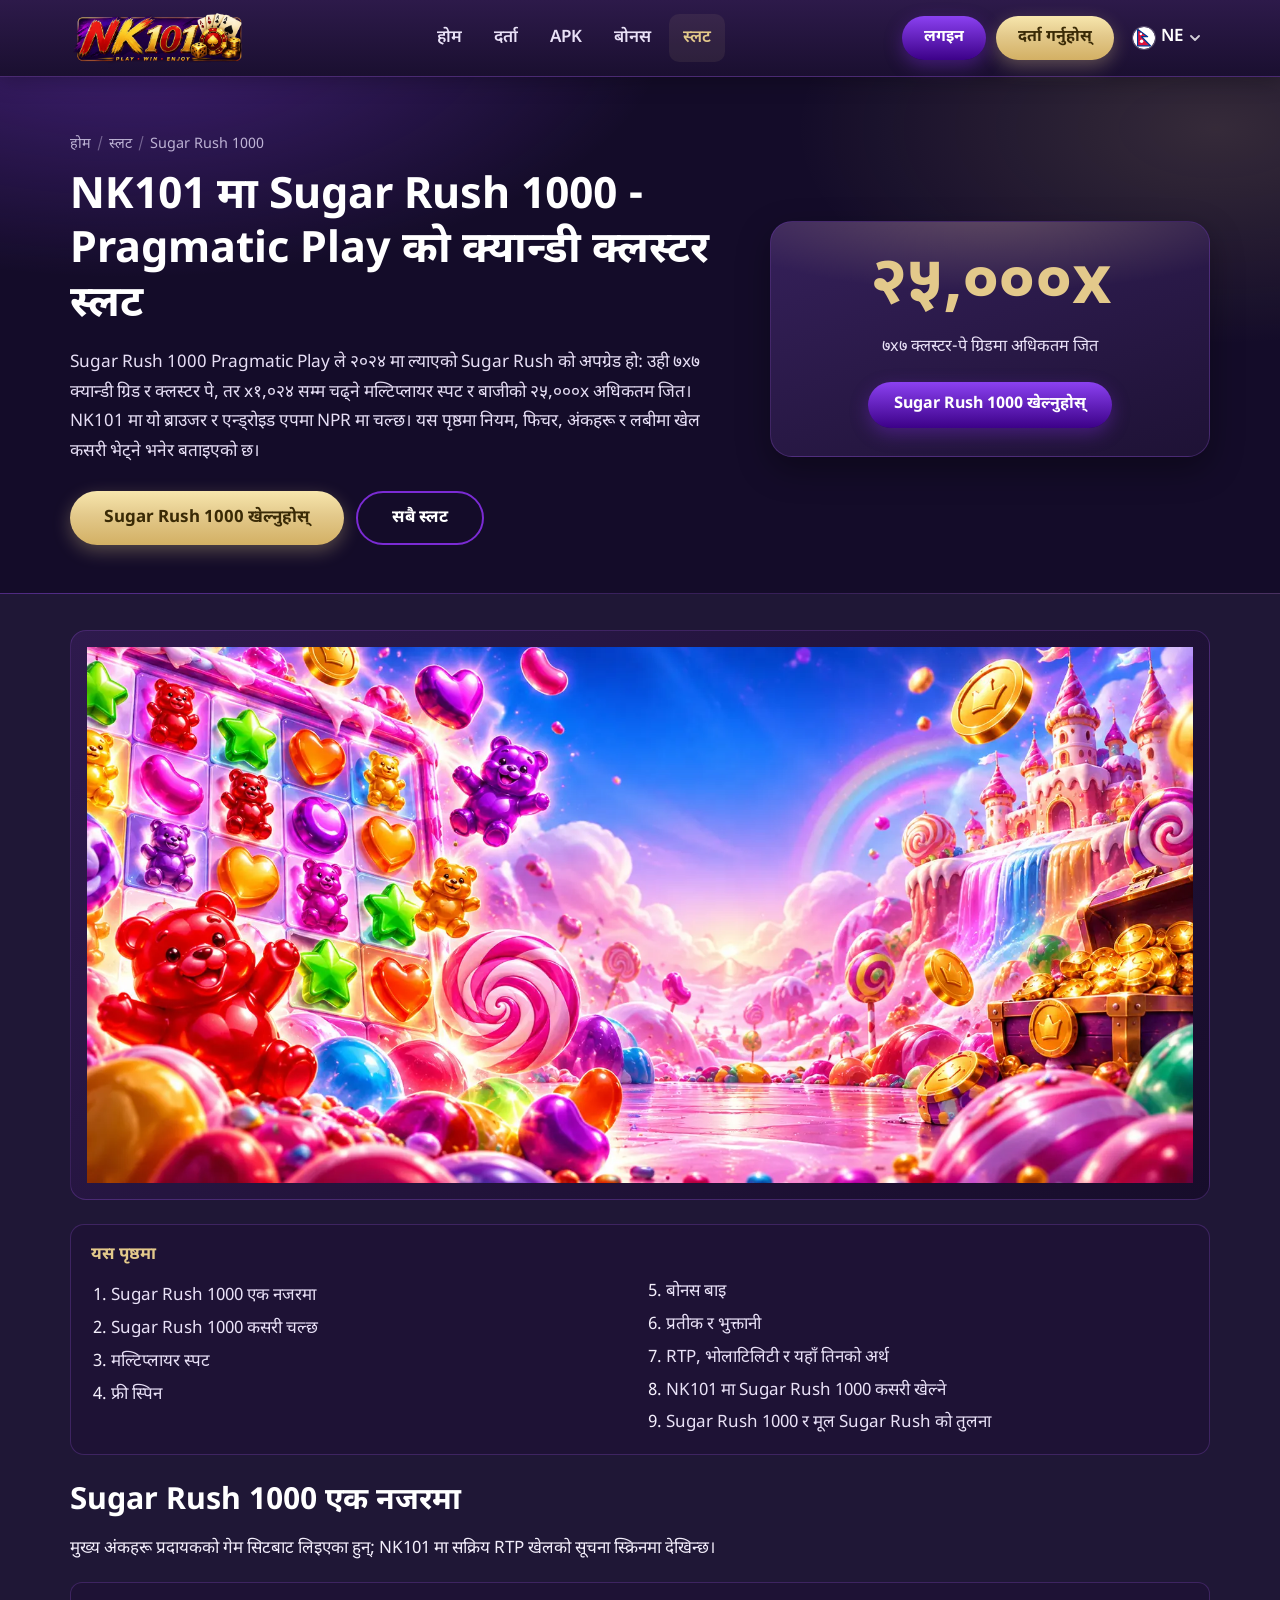
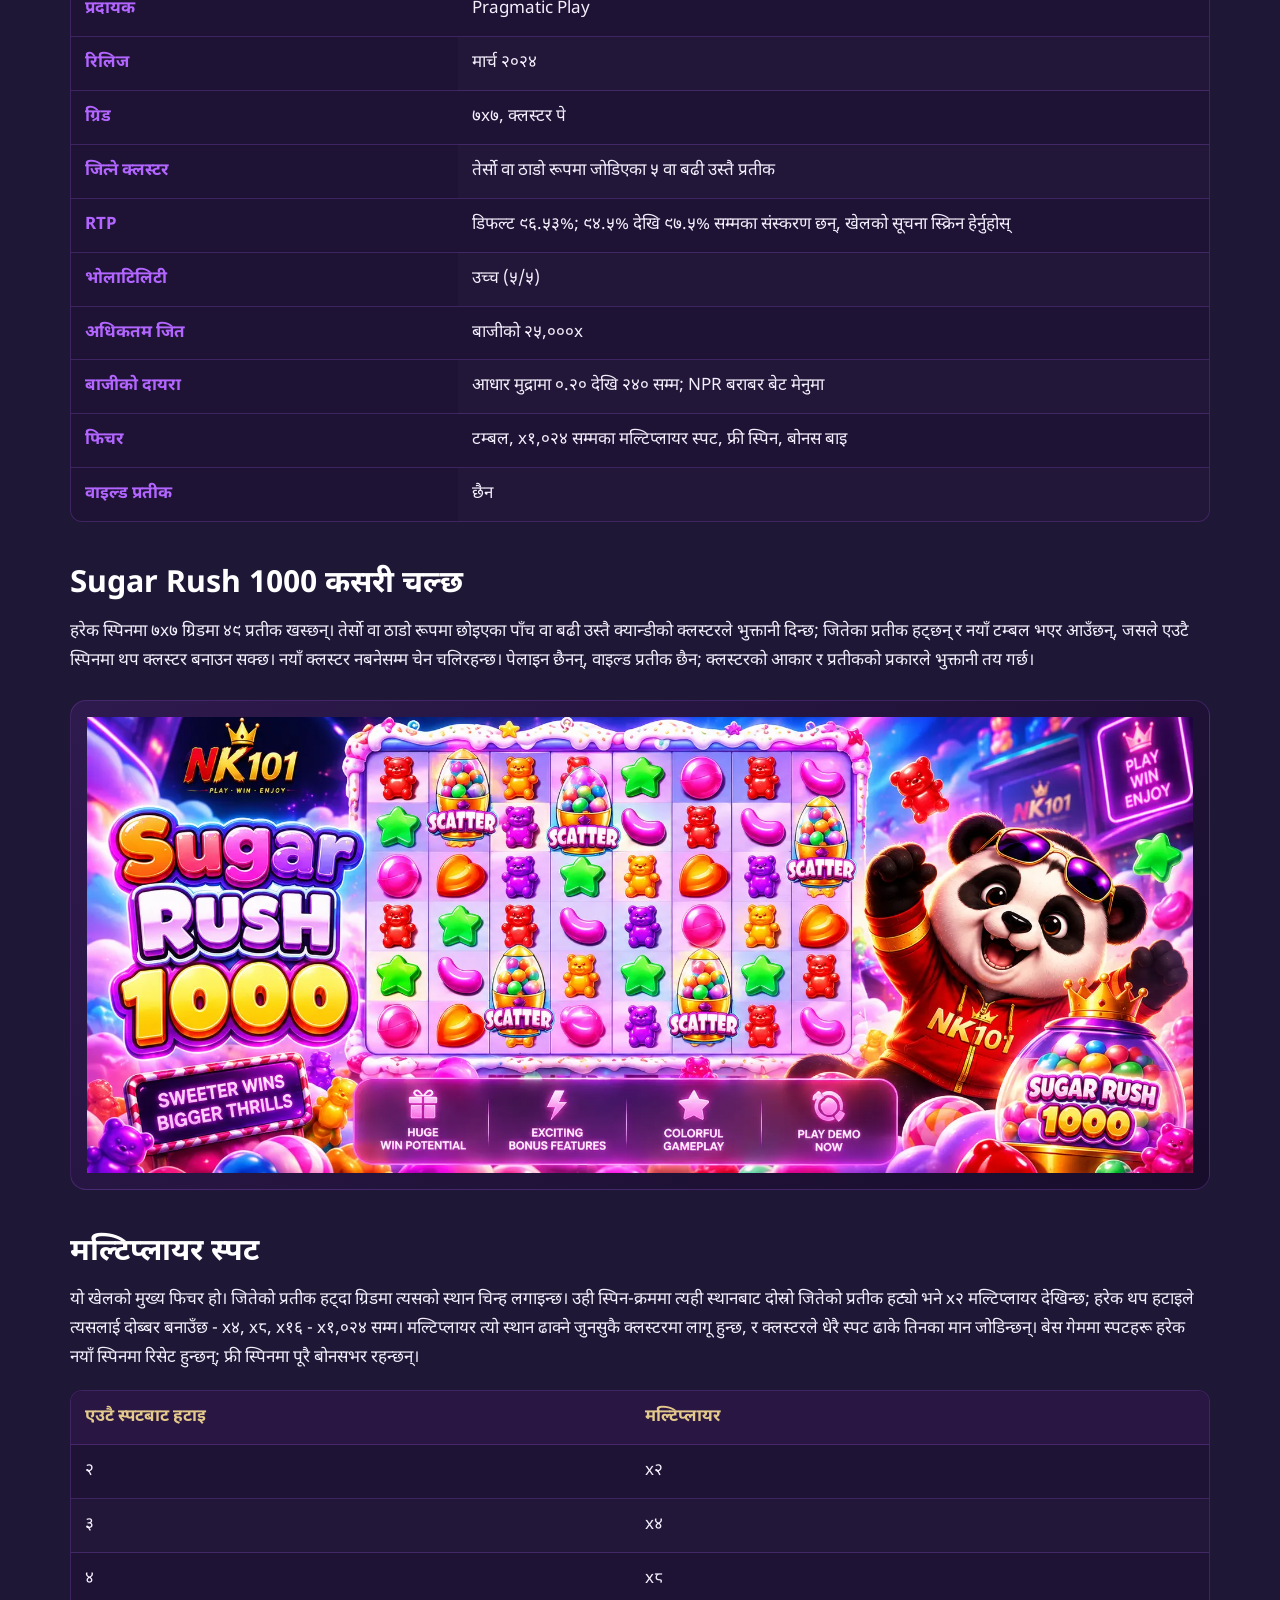
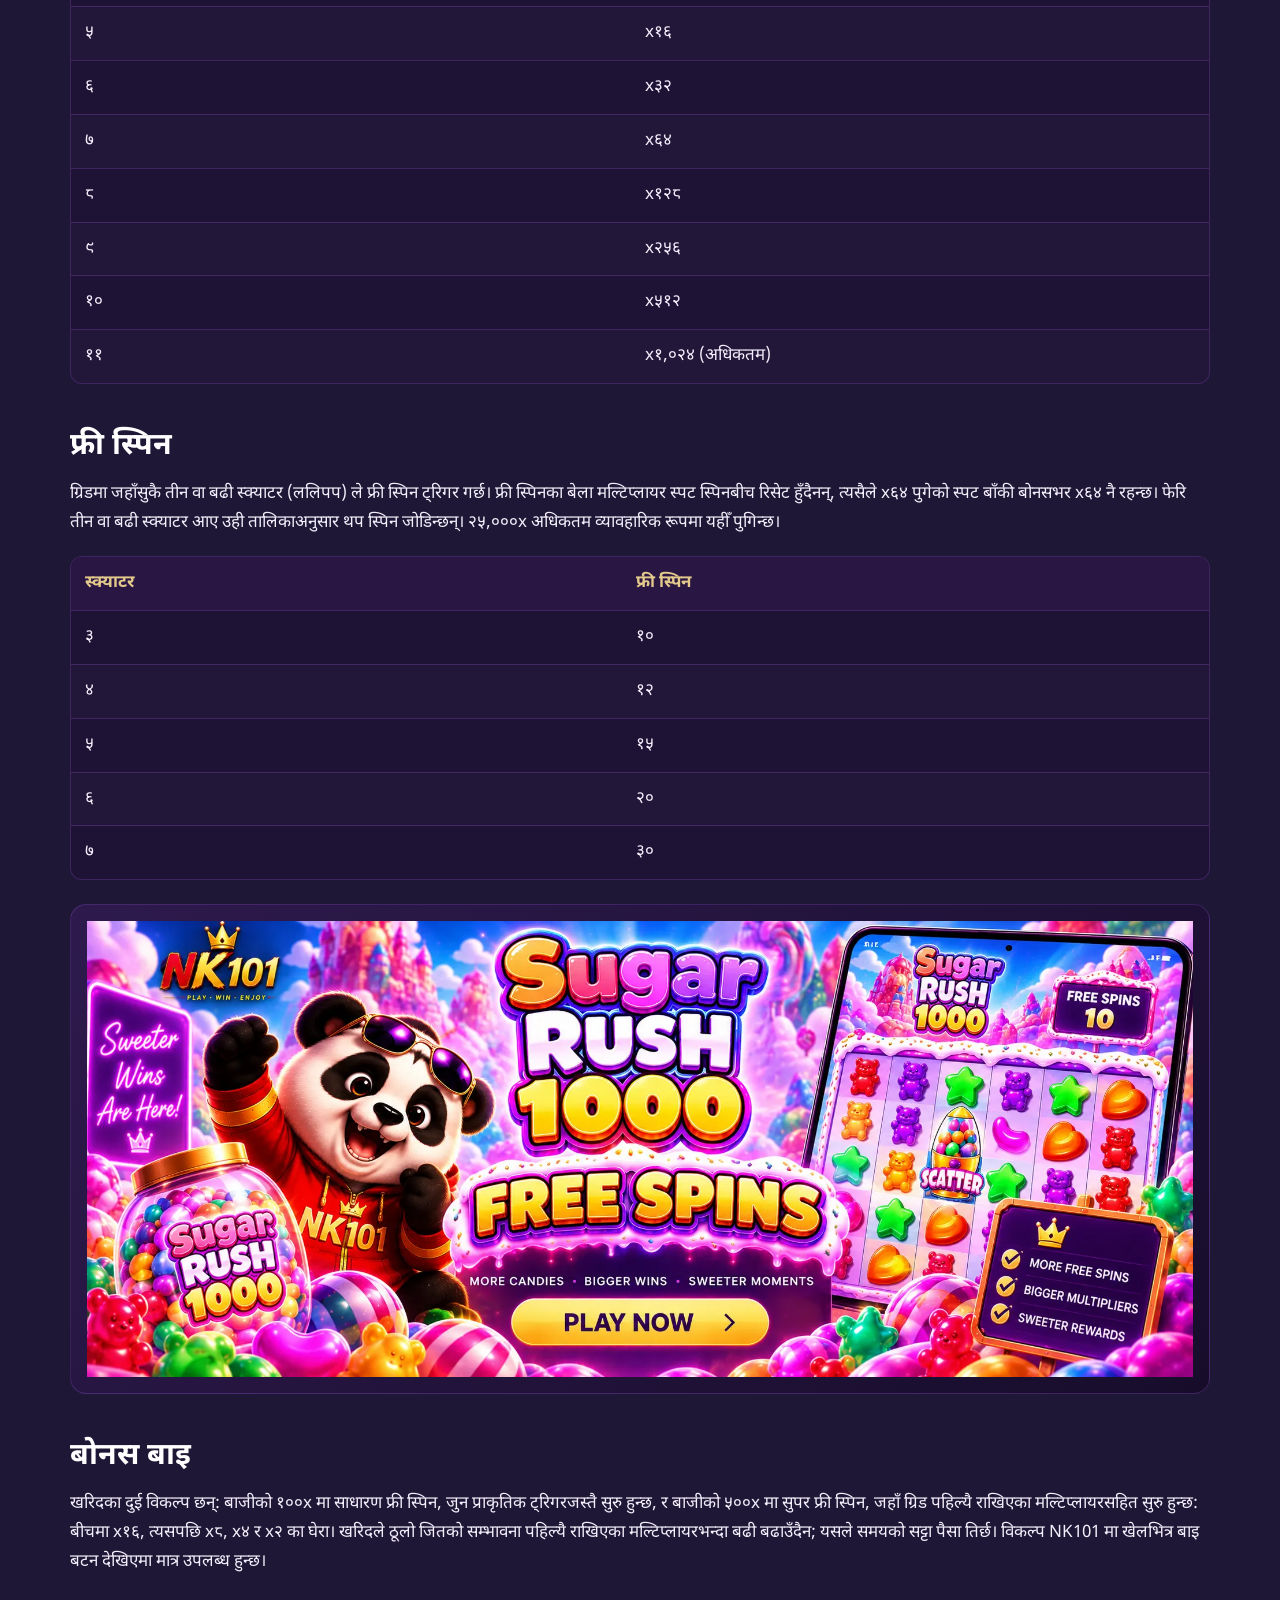
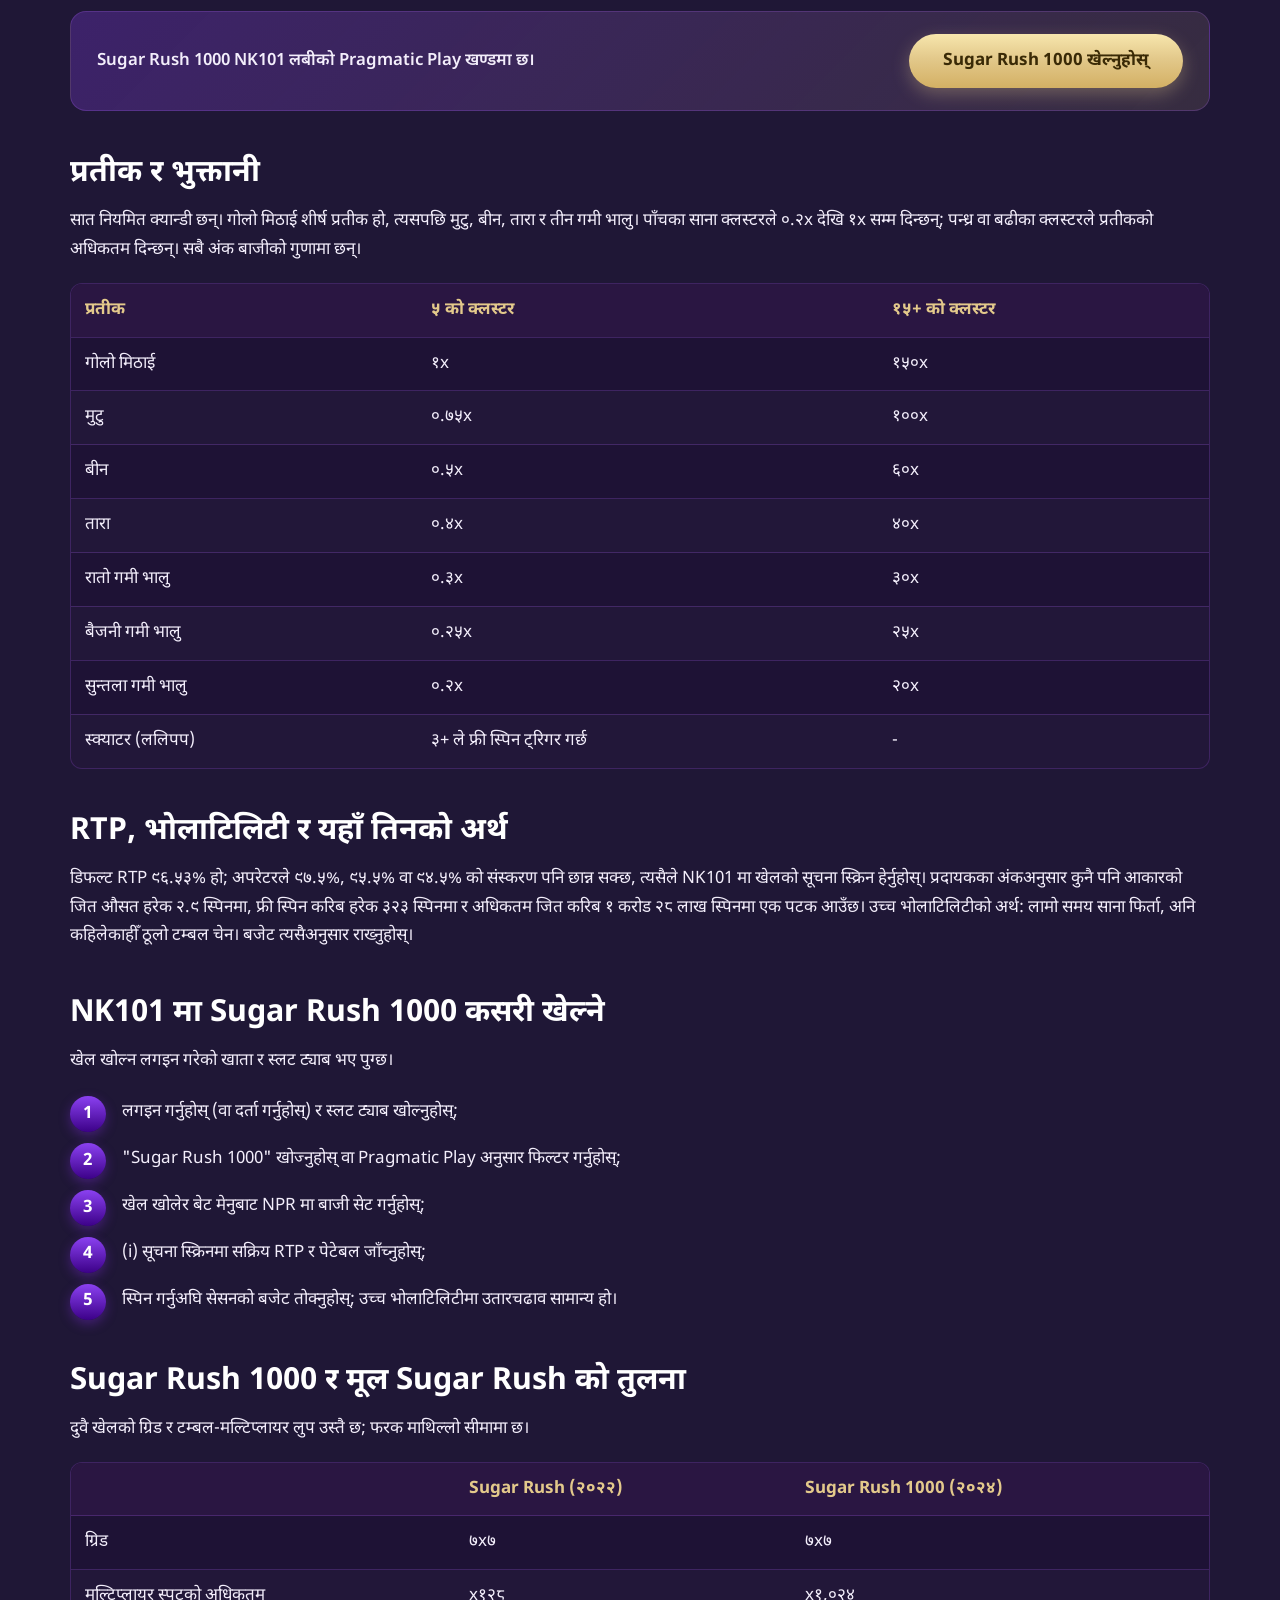
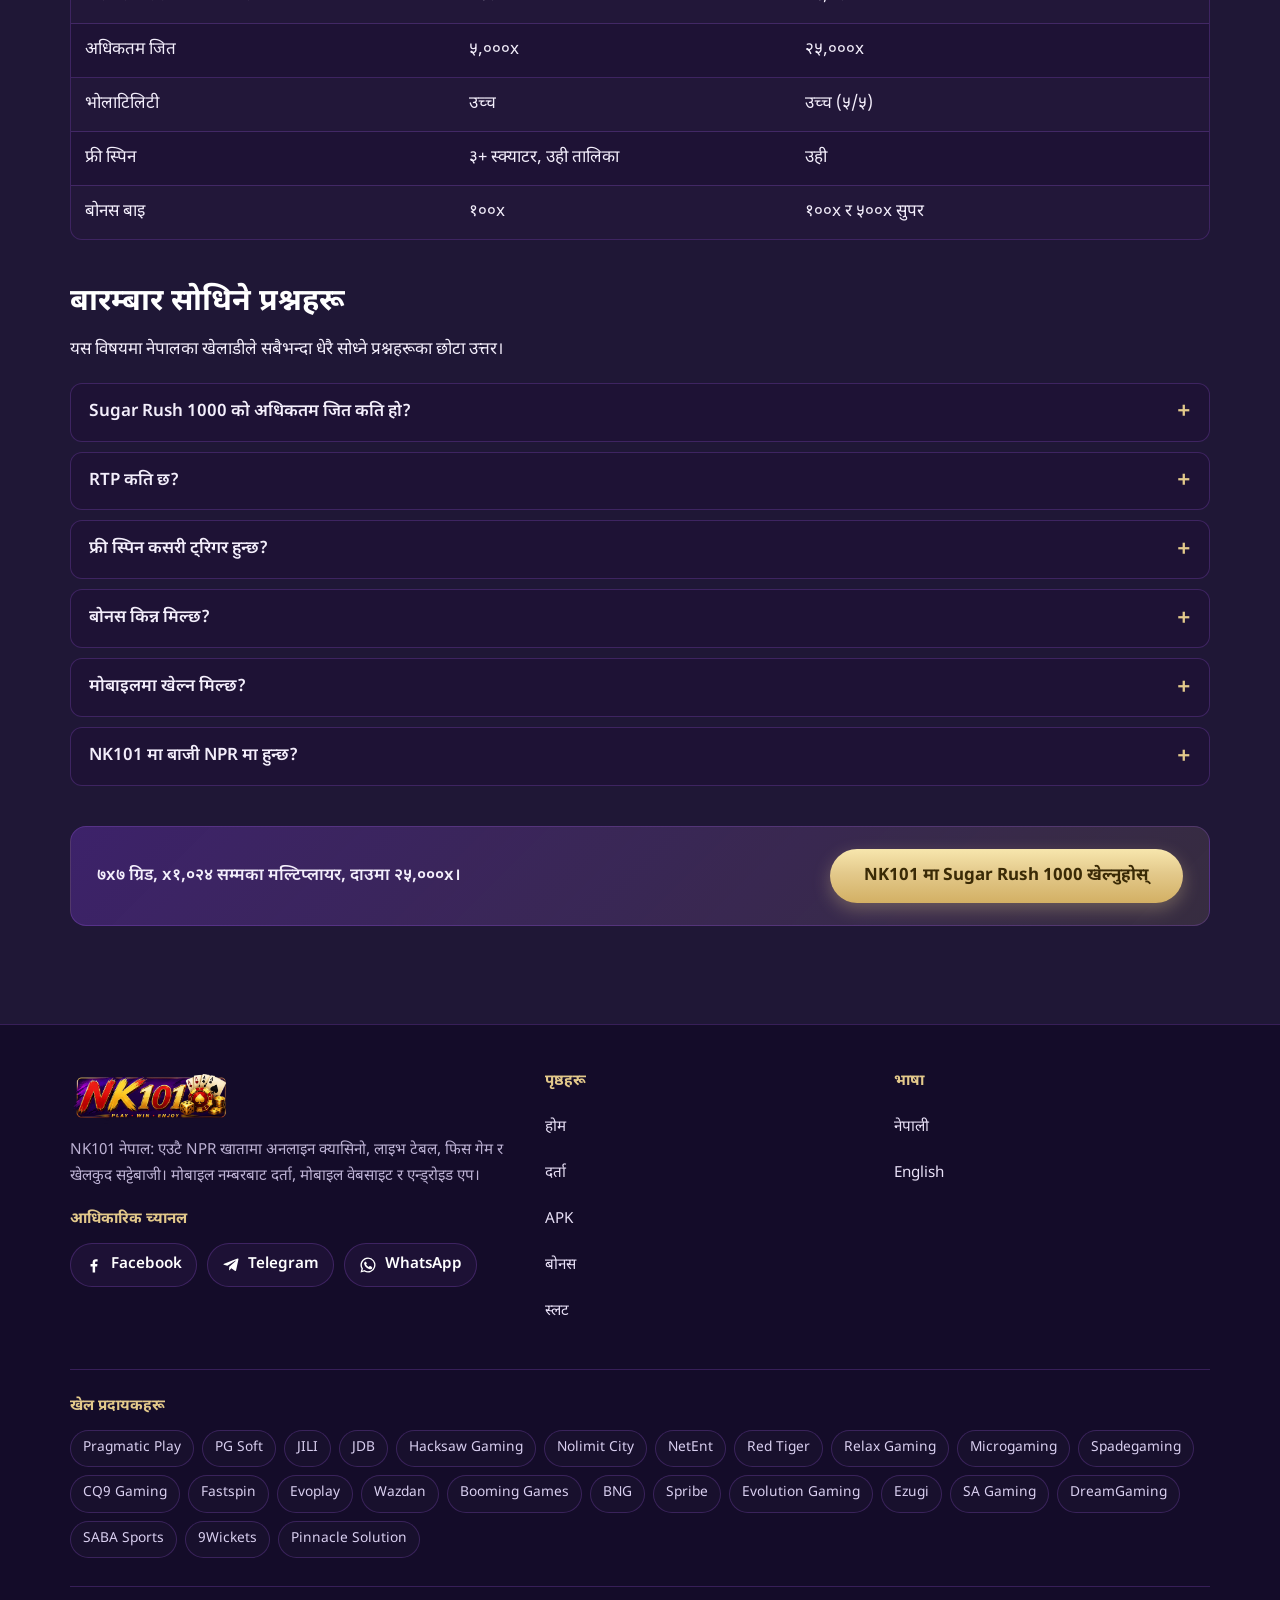
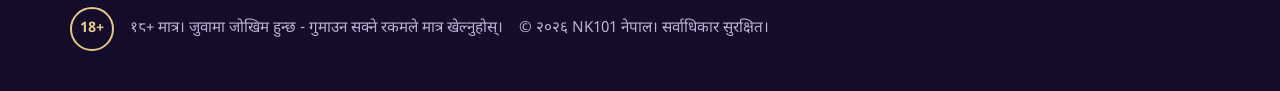
<file: slots/sugar-rush-1000/index.html>
<!DOCTYPE html>
<html lang="ne">
<head>
<meta charset="utf-8">
<meta name="viewport" content="width=device-width, initial-scale=1">
<title>NK101 Sugar Rush 1000 - Pragmatic Play स्लट NPR मा</title>
<meta name="description" content="NK101 मा Sugar Rush 1000 कसरी खेलिन्छ: ७x७ क्लस्टर-पे ग्रिड, x१,०२४ सम्मका मल्टिप्लायर स्पट, फ्री स्पिन, २५,०००x अधिकतम जित, RTP र भोलाटिलिटी, र खेल NPR मा कसरी खोल्ने।">
<link rel="canonical" href="https://nk101.onrender.com/slots/sugar-rush-1000/">
<link rel="alternate" hreflang="ne-NP" href="https://nk101.onrender.com/slots/sugar-rush-1000/">
<link rel="alternate" hreflang="en" href="https://nk101.onrender.com/en/slots/sugar-rush-1000/">
<link rel="alternate" hreflang="x-default" href="https://nk101.onrender.com/slots/sugar-rush-1000/">
<meta name="robots" content="index, follow, max-image-preview:large, max-snippet:-1">
<meta name="theme-color" content="#140c29">
<meta property="og:type" content="website">
<meta property="og:site_name" content="NK101 नेपाल">
<meta property="og:locale" content="ne_NP">
<meta property="og:locale:alternate" content="en_US">
<meta property="og:title" content="NK101 Sugar Rush 1000 - Pragmatic Play स्लट NPR मा">
<meta property="og:description" content="NK101 मा Sugar Rush 1000 कसरी खेलिन्छ: ७x७ क्लस्टर-पे ग्रिड, x१,०२४ सम्मका मल्टिप्लायर स्पट, फ्री स्पिन, २५,०००x अधिकतम जित, RTP र भोलाटिलिटी, र खेल NPR मा कसरी खोल्ने।">
<meta property="og:url" content="https://nk101.onrender.com/slots/sugar-rush-1000/">
<meta property="og:image" content="https://nk101.onrender.com/img/sugar-rush-1000-hero.webp">
<meta name="twitter:card" content="summary_large_image">
<link rel="icon" href="/img/favicon.png" type="image/png" sizes="32x32">
<link rel="apple-touch-icon" href="/img/apple-touch-icon.png">
<link rel="preconnect" href="https://fonts.googleapis.com">
<link rel="preconnect" href="https://fonts.gstatic.com" crossorigin>
<link href="https://fonts.googleapis.com/css2?family=Noto+Sans+Devanagari:wght@400;600;700&display=swap" rel="stylesheet">
<link rel="stylesheet" href="/css/style.css">
<script type="application/ld+json">
{
 "@context": "https://schema.org",
 "@graph": [
  {
   "@type": "WebSite",
   "@id": "https://nk101.onrender.com/#website",
   "url": "https://nk101.onrender.com/",
   "name": "NK101 Nepal",
   "inLanguage": [
    "ne",
    "en"
   ],
   "publisher": {
    "@id": "https://nk101.onrender.com/#organization"
   }
  },
  {
   "@type": "Organization",
   "@id": "https://nk101.onrender.com/#organization",
   "name": "NK101",
   "url": "https://nk101.onrender.com/",
   "logo": {
    "@type": "ImageObject",
    "url": "https://nk101.onrender.com/img/nk101-logo.webp"
   },
   "sameAs": [
    "https://www.facebook.com/profile.php?id=61592459762964",
    "https://t.me/nk101channel",
    "https://www.whatsapp.com/channel/0029VbD0jE790x2sHs5jem3N"
   ]
  },
  {
   "@type": "WebPage",
   "@id": "https://nk101.onrender.com/slots/sugar-rush-1000/#webpage",
   "url": "https://nk101.onrender.com/slots/sugar-rush-1000/",
   "name": "NK101 Sugar Rush 1000 - Pragmatic Play स्लट NPR मा",
   "description": "NK101 मा Sugar Rush 1000 कसरी खेलिन्छ: ७x७ क्लस्टर-पे ग्रिड, x१,०२४ सम्मका मल्टिप्लायर स्पट, फ्री स्पिन, २५,०००x अधिकतम जित, RTP र भोलाटिलिटी, र खेल NPR मा कसरी खोल्ने।",
   "inLanguage": "ne-NP",
   "isPartOf": {
    "@id": "https://nk101.onrender.com/#website"
   },
   "primaryImageOfPage": {
    "@type": "ImageObject",
    "url": "https://nk101.onrender.com/img/sugar-rush-1000-hero.webp"
   },
   "datePublished": "2026-09-21",
   "dateModified": "2026-09-21"
  },
  {
   "@type": "BreadcrumbList",
   "@id": "https://nk101.onrender.com/slots/sugar-rush-1000/#breadcrumb",
   "itemListElement": [
    {
     "@type": "ListItem",
     "position": 1,
     "name": "होम",
     "item": "https://nk101.onrender.com/"
    },
    {
     "@type": "ListItem",
     "position": 2,
     "name": "स्लट",
     "item": "https://nk101.onrender.com/slots/"
    },
    {
     "@type": "ListItem",
     "position": 3,
     "name": "Sugar Rush 1000",
     "item": "https://nk101.onrender.com/slots/sugar-rush-1000/"
    }
   ]
  },
  {
   "@type": "FAQPage",
   "@id": "https://nk101.onrender.com/slots/sugar-rush-1000/#faq",
   "mainEntity": [
    {
     "@type": "Question",
     "name": "Sugar Rush 1000 को अधिकतम जित कति हो?",
     "acceptedAnswer": {
      "@type": "Answer",
      "text": "बाजीको २५,०००x, बेस गेम वा फ्री स्पिनमा।"
     }
    },
    {
     "@type": "Question",
     "name": "RTP कति छ?",
     "acceptedAnswer": {
      "@type": "Answer",
      "text": "डिफल्ट ९६.५३%; अपरेटर संस्करण ९४.५% देखि ९७.५% सम्म हुन्छन्, र NK101 मा सक्रिय मान खेलको सूचना स्क्रिनमा देखिन्छ।"
     }
    },
    {
     "@type": "Question",
     "name": "फ्री स्पिन कसरी ट्रिगर हुन्छ?",
     "acceptedAnswer": {
      "@type": "Answer",
      "text": "तीन वा बढी स्क्याटरले: तीनमा १० देखि सातमा ३० स्पिनसम्म, पुनः ट्रिगर सम्भव।"
     }
    },
    {
     "@type": "Question",
     "name": "बोनस किन्न मिल्छ?",
     "acceptedAnswer": {
      "@type": "Answer",
      "text": "मिल्छ, बटन देखिएमा: १००x मा फ्री स्पिन, ५००x मा सुपर फ्री स्पिन।"
     }
    },
    {
     "@type": "Question",
     "name": "मोबाइलमा खेल्न मिल्छ?",
     "acceptedAnswer": {
      "@type": "Answer",
      "text": "मिल्छ, ब्राउजर र NK101 APK दुवैमा।"
     }
    },
    {
     "@type": "Question",
     "name": "NK101 मा बाजी NPR मा हुन्छ?",
     "acceptedAnswer": {
      "@type": "Answer",
      "text": "हुन्छ। बेट मेनुमा रकम रुपैयाँमा देखिन्छ।"
     }
    }
   ]
  },
  {
   "@type": "VideoGame",
   "@id": "https://nk101.onrender.com/slots/sugar-rush-1000/#game",
   "name": "Sugar Rush 1000",
   "author": {
    "@type": "Organization",
    "name": "Pragmatic Play"
   },
   "gamePlatform": [
    "Web browser",
    "Android"
   ],
   "genre": "Slot",
   "datePublished": "2024-03",
   "url": "https://nk101.onrender.com/slots/sugar-rush-1000/"
  }
 ]
}
</script>
</head>
<body>
<a class="skip" href="#main">मुख्य सामग्रीमा जानुहोस्</a>
<header class="site-header">
  <div class="container header-inner">
    <a class="logo" href="/" aria-label="NK101"><img src="/img/nk101-logo.webp" width="192" height="60" alt="NK101" onerror="this.replaceWith(Object.assign(document.createElement('span'),{className:'logo-text',textContent:'NK101'}))"></a>
    <nav class="main-nav" id="main-nav" aria-label="मुख्य नेभिगेसन">
      <ul>
        <li><a href="/">होम</a></li>
        <li><a href="/register/">दर्ता</a></li>
        <li><a href="/apk/">APK</a></li>
        <li><a href="/bonuses/">बोनस</a></li>
        <li><a href="/slots/" aria-current="page">स्लट</a></li>
      </ul>
      <div class="nav-cta">
        <a class="btn btn-login" href="/go/" rel="nofollow">लगइन</a>
        <a class="btn btn-register" href="/go/" rel="nofollow">दर्ता गर्नुहोस्</a>
      </div>
    </nav>
    <div class="header-actions">
      <a class="btn btn-login" href="/go/" rel="nofollow">लगइन</a>
      <a class="btn btn-register" href="/go/" rel="nofollow">दर्ता गर्नुहोस्</a>
      <div class="lang">
        <button class="lang-btn" type="button" aria-haspopup="true" aria-expanded="false" aria-label="भाषा"><svg class="flag" viewBox="0 0 24 24" aria-hidden="true"><circle cx="12" cy="12" r="12" fill="#fff"/><path d="M5 2.5 16 10.6H9.3L19 20.5H5z" fill="#DC143C" stroke="#003893" stroke-width="1.3" stroke-linejoin="round"/><circle cx="8.6" cy="7.6" r="1.4" fill="#fff"/><circle cx="9.4" cy="15.6" r="1.9" fill="#fff"/></svg><span>NE</span><svg class="chev" viewBox="0 0 12 12" aria-hidden="true"><path d="M2 4l4 4 4-4" fill="none" stroke="currentColor" stroke-width="1.8" stroke-linecap="round" stroke-linejoin="round"/></svg></button>
        <ul class="lang-menu">
          <li><a href="/slots/sugar-rush-1000/" hreflang="ne-NP" lang="ne" aria-current="true"><svg class="flag" viewBox="0 0 24 24" aria-hidden="true"><circle cx="12" cy="12" r="12" fill="#fff"/><path d="M5 2.5 16 10.6H9.3L19 20.5H5z" fill="#DC143C" stroke="#003893" stroke-width="1.3" stroke-linejoin="round"/><circle cx="8.6" cy="7.6" r="1.4" fill="#fff"/><circle cx="9.4" cy="15.6" r="1.9" fill="#fff"/></svg><span>नेपाली</span></a></li>
          <li><a href="/en/slots/sugar-rush-1000/" hreflang="en" lang="en"><svg class="flag" viewBox="0 0 24 24" aria-hidden="true"><clipPath id="fc"><circle cx="12" cy="12" r="12"/></clipPath><g clip-path="url(#fc)"><rect width="24" height="24" fill="#fff"/><path d="M0 0h24v1.85H0zM0 3.7h24v1.85H0zM0 7.4h24v1.85H0zM0 11.1h24v1.85H0zM0 14.8h24v1.85H0zM0 18.5h24v1.85H0zM0 22.2h24V24H0z" fill="#B22234"/><rect width="10.5" height="12.95" fill="#3C3B6E"/><g fill="#fff"><circle cx="2" cy="2" r=".7"/><circle cx="5.2" cy="2" r=".7"/><circle cx="8.4" cy="2" r=".7"/><circle cx="3.6" cy="4.3" r=".7"/><circle cx="6.8" cy="4.3" r=".7"/><circle cx="2" cy="6.6" r=".7"/><circle cx="5.2" cy="6.6" r=".7"/><circle cx="8.4" cy="6.6" r=".7"/><circle cx="3.6" cy="8.9" r=".7"/><circle cx="6.8" cy="8.9" r=".7"/><circle cx="2" cy="11.2" r=".7"/><circle cx="5.2" cy="11.2" r=".7"/><circle cx="8.4" cy="11.2" r=".7"/></g></g></svg><span>English</span></a></li>
        </ul>
      </div>
      <button class="burger" type="button" aria-controls="main-nav" aria-expanded="false" aria-label="मेनु"><span></span></button>
    </div>
  </div>
</header>

<main id="main">
  <section class="hero">
    <div class="container hero-grid">
      <div class="hero-copy">
        <nav class="crumbs" aria-label="Breadcrumb"><ol><li><a href="/">होम</a></li><li><a href="/slots/">स्लट</a></li><li aria-current="page">Sugar Rush 1000</li></ol></nav>
        <h1>NK101 मा Sugar Rush 1000 - Pragmatic Play को क्यान्डी क्लस्टर स्लट</h1>
        <p class="lead">Sugar Rush 1000 Pragmatic Play ले २०२४ मा ल्याएको Sugar Rush को अपग्रेड हो: उही ७x७ क्यान्डी ग्रिड र क्लस्टर पे, तर x१,०२४ सम्म चढ्ने मल्टिप्लायर स्पट र बाजीको २५,०००x अधिकतम जित। NK101 मा यो ब्राउजर र एन्ड्रोइड एपमा NPR मा चल्छ। यस पृष्ठमा नियम, फिचर, अंकहरू र लबीमा खेल कसरी भेट्ने भनेर बताइएको छ।</p>
        <div class="hero-actions">
          <a class="btn btn-register btn-lg" href="/go/" rel="nofollow">Sugar Rush 1000 खेल्नुहोस्</a>
          <a class="btn btn-outline btn-lg" href="/slots/">सबै स्लट</a>
        </div>
      </div>
      <aside class="hero-card" aria-label="७x७ क्लस्टर-पे ग्रिडमा अधिकतम जित">
        <div class="big">२५,०००x</div>
        <p class="small">७x७ क्लस्टर-पे ग्रिडमा अधिकतम जित</p>
        <a class="btn btn-login" href="/go/" rel="nofollow">Sugar Rush 1000 खेल्नुहोस्</a>
      </aside>
    </div>
  </section>

  <div class="container content">
    <figure class="media media-hero"><img src="/img/sugar-rush-1000-hero.webp" width="1200" height="600" alt="NK101 मा Pragmatic Play को Sugar Rush 1000 स्लट" fetchpriority="high"></figure>
    <nav class="toc" aria-label="यस पृष्ठमा"><p class="toc-title">यस पृष्ठमा</p>
  <ol>
    <li><a href="#specs">Sugar Rush 1000 एक नजरमा</a></li>
    <li><a href="#how-it-works">Sugar Rush 1000 कसरी चल्छ</a></li>
    <li><a href="#multipliers">मल्टिप्लायर स्पट</a></li>
    <li><a href="#free-spins">फ्री स्पिन</a></li>
    <li><a href="#bonus-buy">बोनस बाइ</a></li>
    <li><a href="#symbols">प्रतीक र भुक्तानी</a></li>
    <li><a href="#rtp">RTP, भोलाटिलिटी र यहाँ तिनको अर्थ</a></li>
    <li><a href="#how-to-play">NK101 मा Sugar Rush 1000 कसरी खेल्ने</a></li>
    <li><a href="#comparison">Sugar Rush 1000 र मूल Sugar Rush को तुलना</a></li>
  </ol>
</nav>

<section id="specs">
<h2>Sugar Rush 1000 एक नजरमा</h2>
<p>मुख्य अंकहरू प्रदायकको गेम सिटबाट लिइएका हुन्; NK101 मा सक्रिय RTP खेलको सूचना स्क्रिनमा देखिन्छ।</p>
<div class="table-wrap"><table class="spec">
  <tbody>
    <tr><th scope="row">प्रदायक</th><td>Pragmatic Play</td></tr>
    <tr><th scope="row">रिलिज</th><td>मार्च २०२४</td></tr>
    <tr><th scope="row">ग्रिड</th><td>७x७, क्लस्टर पे</td></tr>
    <tr><th scope="row">जित्ने क्लस्टर</th><td>तेर्सो वा ठाडो रूपमा जोडिएका ५ वा बढी उस्तै प्रतीक</td></tr>
    <tr><th scope="row">RTP</th><td>डिफल्ट ९६.५३%; ९४.५% देखि ९७.५% सम्मका संस्करण छन्, खेलको सूचना स्क्रिन हेर्नुहोस्</td></tr>
    <tr><th scope="row">भोलाटिलिटी</th><td>उच्च (५/५)</td></tr>
    <tr><th scope="row">अधिकतम जित</th><td>बाजीको २५,०००x</td></tr>
    <tr><th scope="row">बाजीको दायरा</th><td>आधार मुद्रामा ०.२० देखि २४० सम्म; NPR बराबर बेट मेनुमा</td></tr>
    <tr><th scope="row">फिचर</th><td>टम्बल, x१,०२४ सम्मका मल्टिप्लायर स्पट, फ्री स्पिन, बोनस बाइ</td></tr>
    <tr><th scope="row">वाइल्ड प्रतीक</th><td>छैन</td></tr>
  </tbody>
</table></div>
</section>

<section id="how-it-works">
<h2>Sugar Rush 1000 कसरी चल्छ</h2>
<p>हरेक स्पिनमा ७x७ ग्रिडमा ४९ प्रतीक खस्छन्। तेर्सो वा ठाडो रूपमा छोइएका पाँच वा बढी उस्तै क्यान्डीको क्लस्टरले भुक्तानी दिन्छ; जितेका प्रतीक हट्छन् र नयाँ टम्बल भएर आउँछन्, जसले एउटै स्पिनमा थप क्लस्टर बनाउन सक्छ। नयाँ क्लस्टर नबनेसम्म चेन चलिरहन्छ। पेलाइन छैनन्, वाइल्ड प्रतीक छैन; क्लस्टरको आकार र प्रतीकको प्रकारले भुक्तानी तय गर्छ।</p>
<figure class="media"><img src="/img/sugar-rush-1000-grid.webp" width="1024" height="440" alt="जितेको क्लस्टर र मल्टिप्लायर स्पट भएको Sugar Rush 1000 को ७x७ ग्रिड" loading="lazy"></figure>
</section>

<section id="multipliers">
<h2>मल्टिप्लायर स्पट</h2>
<p>यो खेलको मुख्य फिचर हो। जितेको प्रतीक हट्दा ग्रिडमा त्यसको स्थान चिन्ह लगाइन्छ। उही स्पिन-क्रममा त्यही स्थानबाट दोस्रो जितेको प्रतीक हट्यो भने x२ मल्टिप्लायर देखिन्छ; हरेक थप हटाइले त्यसलाई दोब्बर बनाउँछ - x४, x८, x१६ - x१,०२४ सम्म। मल्टिप्लायर त्यो स्थान ढाक्ने जुनसुकै क्लस्टरमा लागू हुन्छ, र क्लस्टरले धेरै स्पट ढाके तिनका मान जोडिन्छन्। बेस गेममा स्पटहरू हरेक नयाँ स्पिनमा रिसेट हुन्छन्; फ्री स्पिनमा पूरै बोनसभर रहन्छन्।</p>
<div class="table-wrap"><table>
  <thead><tr><th>एउटै स्पटबाट हटाइ</th><th>मल्टिप्लायर</th></tr></thead>
  <tbody>
    <tr><td>२</td><td>x२</td></tr>
    <tr><td>३</td><td>x४</td></tr>
    <tr><td>४</td><td>x८</td></tr>
    <tr><td>५</td><td>x१६</td></tr>
    <tr><td>६</td><td>x३२</td></tr>
    <tr><td>७</td><td>x६४</td></tr>
    <tr><td>८</td><td>x१२८</td></tr>
    <tr><td>९</td><td>x२५६</td></tr>
    <tr><td>१०</td><td>x५१२</td></tr>
    <tr><td>११</td><td>x१,०२४ (अधिकतम)</td></tr>
  </tbody>
</table></div>
</section>

<section id="free-spins">
<h2>फ्री स्पिन</h2>
<p>ग्रिडमा जहाँसुकै तीन वा बढी स्क्याटर (ललिपप) ले फ्री स्पिन ट्रिगर गर्छ। फ्री स्पिनका बेला मल्टिप्लायर स्पट स्पिनबीच रिसेट हुँदैनन्, त्यसैले x६४ पुगेको स्पट बाँकी बोनसभर x६४ नै रहन्छ। फेरि तीन वा बढी स्क्याटर आए उही तालिकाअनुसार थप स्पिन जोडिन्छन्। २५,०००x अधिकतम व्यावहारिक रूपमा यहीँ पुगिन्छ।</p>
<div class="table-wrap"><table>
  <thead><tr><th>स्क्याटर</th><th>फ्री स्पिन</th></tr></thead>
  <tbody>
    <tr><td>३</td><td>१०</td></tr>
    <tr><td>४</td><td>१२</td></tr>
    <tr><td>५</td><td>१५</td></tr>
    <tr><td>६</td><td>२०</td></tr>
    <tr><td>७</td><td>३०</td></tr>
  </tbody>
</table></div>
<figure class="media"><img src="/img/sugar-rush-1000-free-spins.webp" width="1024" height="440" alt="स्टिकी मल्टिप्लायर स्पट भएको Sugar Rush 1000 फ्री स्पिन" loading="lazy"></figure>
</section>

<section id="bonus-buy">
<h2>बोनस बाइ</h2>
<p>खरिदका दुई विकल्प छन्: बाजीको १००x मा साधारण फ्री स्पिन, जुन प्राकृतिक ट्रिगरजस्तै सुरु हुन्छ, र बाजीको ५००x मा सुपर फ्री स्पिन, जहाँ ग्रिड पहिल्यै राखिएका मल्टिप्लायरसहित सुरु हुन्छ: बीचमा x१६, त्यसपछि x८, x४ र x२ का घेरा। खरिदले ठूलो जितको सम्भावना पहिल्यै राखिएका मल्टिप्लायरभन्दा बढी बढाउँदैन; यसले समयको सट्टा पैसा तिर्छ। विकल्प NK101 मा खेलभित्र बाइ बटन देखिएमा मात्र उपलब्ध हुन्छ।</p>
</section>

<div class="cta-box"><p>Sugar Rush 1000 NK101 लबीको Pragmatic Play खण्डमा छ।</p><a class="btn btn-register btn-lg" href="/go/" rel="nofollow">Sugar Rush 1000 खेल्नुहोस्</a></div>

<section id="symbols">
<h2>प्रतीक र भुक्तानी</h2>
<p>सात नियमित क्यान्डी छन्। गोलो मिठाई शीर्ष प्रतीक हो, त्यसपछि मुटु, बीन, तारा र तीन गमी भालु। पाँचका साना क्लस्टरले ०.२x देखि १x सम्म दिन्छन्; पन्ध्र वा बढीका क्लस्टरले प्रतीकको अधिकतम दिन्छन्। सबै अंक बाजीको गुणामा छन्।</p>
<div class="table-wrap"><table>
  <thead><tr><th>प्रतीक</th><th>५ को क्लस्टर</th><th>१५+ को क्लस्टर</th></tr></thead>
  <tbody>
    <tr><td>गोलो मिठाई</td><td>१x</td><td>१५०x</td></tr>
    <tr><td>मुटु</td><td>०.७५x</td><td>१००x</td></tr>
    <tr><td>बीन</td><td>०.५x</td><td>६०x</td></tr>
    <tr><td>तारा</td><td>०.४x</td><td>४०x</td></tr>
    <tr><td>रातो गमी भालु</td><td>०.३x</td><td>३०x</td></tr>
    <tr><td>बैजनी गमी भालु</td><td>०.२५x</td><td>२५x</td></tr>
    <tr><td>सुन्तला गमी भालु</td><td>०.२x</td><td>२०x</td></tr>
    <tr><td>स्क्याटर (ललिपप)</td><td>३+ ले फ्री स्पिन ट्रिगर गर्छ</td><td>-</td></tr>
  </tbody>
</table></div>
</section>

<section id="rtp">
<h2>RTP, भोलाटिलिटी र यहाँ तिनको अर्थ</h2>
<p>डिफल्ट RTP ९६.५३% हो; अपरेटरले ९७.५%, ९५.५% वा ९४.५% को संस्करण पनि छान्न सक्छ, त्यसैले NK101 मा खेलको सूचना स्क्रिन हेर्नुहोस्। प्रदायकका अंकअनुसार कुनै पनि आकारको जित औसत हरेक २.९ स्पिनमा, फ्री स्पिन करिब हरेक ३२३ स्पिनमा र अधिकतम जित करिब १ करोड २८ लाख स्पिनमा एक पटक आउँछ। उच्च भोलाटिलिटीको अर्थ: लामो समय साना फिर्ता, अनि कहिलेकाहीँ ठूलो टम्बल चेन। बजेट त्यसैअनुसार राख्नुहोस्।</p>
</section>

<section id="how-to-play">
<h2>NK101 मा Sugar Rush 1000 कसरी खेल्ने</h2>
<p>खेल खोल्न लगइन गरेको खाता र स्लट ट्याब भए पुग्छ।</p>
<ol class="steps">
  <li>लगइन गर्नुहोस् (वा दर्ता गर्नुहोस्) र स्लट ट्याब खोल्नुहोस्;</li>
  <li>&quot;Sugar Rush 1000&quot; खोज्नुहोस् वा Pragmatic Play अनुसार फिल्टर गर्नुहोस्;</li>
  <li>खेल खोलेर बेट मेनुबाट NPR मा बाजी सेट गर्नुहोस्;</li>
  <li>(i) सूचना स्क्रिनमा सक्रिय RTP र पेटेबल जाँच्नुहोस्;</li>
  <li>स्पिन गर्नुअघि सेसनको बजेट तोक्नुहोस्; उच्च भोलाटिलिटीमा उतारचढाव सामान्य हो।</li>
</ol>
</section>

<section id="comparison">
<h2>Sugar Rush 1000 र मूल Sugar Rush को तुलना</h2>
<p>दुवै खेलको ग्रिड र टम्बल-मल्टिप्लायर लुप उस्तै छ; फरक माथिल्लो सीमामा छ।</p>
<div class="table-wrap"><table>
  <thead><tr><th></th><th>Sugar Rush (२०२२)</th><th>Sugar Rush 1000 (२०२४)</th></tr></thead>
  <tbody>
    <tr><td>ग्रिड</td><td>७x७</td><td>७x७</td></tr>
    <tr><td>मल्टिप्लायर स्पटको अधिकतम</td><td>x१२८</td><td>x१,०२४</td></tr>
    <tr><td>अधिकतम जित</td><td>५,०००x</td><td>२५,०००x</td></tr>
    <tr><td>भोलाटिलिटी</td><td>उच्च</td><td>उच्च (५/५)</td></tr>
    <tr><td>फ्री स्पिन</td><td>३+ स्क्याटर, उही तालिका</td><td>उही</td></tr>
    <tr><td>बोनस बाइ</td><td>१००x</td><td>१००x र ५००x सुपर</td></tr>
  </tbody>
</table></div>
</section>

    <section id="faq" class="faq">
      <h2>बारम्बार सोधिने प्रश्नहरू</h2>
      <p>यस विषयमा नेपालका खेलाडीले सबैभन्दा धेरै सोध्ने प्रश्नहरूका छोटा उत्तर।</p>
      <details><summary>Sugar Rush 1000 को अधिकतम जित कति हो?</summary><p>बाजीको २५,०००x, बेस गेम वा फ्री स्पिनमा।</p></details>
<details><summary>RTP कति छ?</summary><p>डिफल्ट ९६.५३%; अपरेटर संस्करण ९४.५% देखि ९७.५% सम्म हुन्छन्, र NK101 मा सक्रिय मान खेलको सूचना स्क्रिनमा देखिन्छ।</p></details>
<details><summary>फ्री स्पिन कसरी ट्रिगर हुन्छ?</summary><p>तीन वा बढी स्क्याटरले: तीनमा १० देखि सातमा ३० स्पिनसम्म, पुनः ट्रिगर सम्भव।</p></details>
<details><summary>बोनस किन्न मिल्छ?</summary><p>मिल्छ, बटन देखिएमा: १००x मा फ्री स्पिन, ५००x मा सुपर फ्री स्पिन।</p></details>
<details><summary>मोबाइलमा खेल्न मिल्छ?</summary><p>मिल्छ, ब्राउजर र NK101 APK दुवैमा।</p></details>
<details><summary>NK101 मा बाजी NPR मा हुन्छ?</summary><p>हुन्छ। बेट मेनुमा रकम रुपैयाँमा देखिन्छ।</p></details>
    </section>
    <div class="cta-box cta-end"><p>७x७ ग्रिड, x१,०२४ सम्मका मल्टिप्लायर, दाउमा २५,०००x।</p><a class="btn btn-register btn-lg" href="/go/" rel="nofollow">NK101 मा Sugar Rush 1000 खेल्नुहोस्</a></div>
  </div>
</main>

<footer class="site-footer">
  <div class="container">
    <div class="footer-top">
      <div class="footer-brand">
        <img src="/img/nk101-logo.webp" width="160" height="50" alt="NK101" loading="lazy" onerror="this.replaceWith(Object.assign(document.createElement('span'),{className:'logo-text',textContent:'NK101'}))">
        <p>NK101 नेपाल: एउटै NPR खातामा अनलाइन क्यासिनो, लाइभ टेबल, फिस गेम र खेलकुद सट्टेबाजी। मोबाइल नम्बरबाट दर्ता, मोबाइल वेबसाइट र एन्ड्रोइड एप।</p>
        <p class="footer-h">आधिकारिक च्यानल</p>
        <div class="socials">
          <a href="https://www.facebook.com/profile.php?id=61592459762964" target="_blank" rel="nofollow noopener"><svg viewBox="0 0 24 24" fill="currentColor" aria-hidden="true"><path d="M13.5 22v-8h2.7l.4-3.2h-3.1V8.8c0-.9.3-1.6 1.6-1.6h1.7V4.4c-.3 0-1.3-.1-2.5-.1-2.5 0-4.1 1.5-4.1 4.2v2.3H7.4V14h2.8v8h3.3z"/></svg><span>Facebook</span></a>
          <a href="https://t.me/nk101channel" target="_blank" rel="nofollow noopener"><svg viewBox="0 0 24 24" fill="currentColor" aria-hidden="true"><path d="M21.9 4.6 18.8 19c-.2 1-.9 1.3-1.7.8l-4.6-3.4-2.2 2.1c-.3.3-.5.5-.9.5l.3-4.7 8.5-7.7c.4-.3-.1-.5-.6-.2L7.1 13.1 2.6 11.7c-1-.3-1-1 .2-1.4l17.8-6.9c.8-.3 1.5.2 1.3 1.2z"/></svg><span>Telegram</span></a>
          <a href="https://www.whatsapp.com/channel/0029VbD0jE790x2sHs5jem3N" target="_blank" rel="nofollow noopener"><svg viewBox="0 0 24 24" fill="currentColor" aria-hidden="true"><path d="M12 2a10 10 0 0 0-8.6 15.1L2 22l5-1.3A10 10 0 1 0 12 2zm0 18.2a8.2 8.2 0 0 1-4.2-1.2l-.3-.2-3 .8.8-2.9-.2-.3A8.2 8.2 0 1 1 12 20.2zm4.5-6.1c-.2-.1-1.5-.7-1.7-.8-.2-.1-.4-.1-.6.1l-.8 1c-.1.2-.3.2-.5.1a6.7 6.7 0 0 1-3.3-2.9c-.3-.4.2-.4.7-1.3.1-.2 0-.3 0-.5l-.8-1.8c-.2-.5-.4-.4-.6-.4h-.5a1 1 0 0 0-.7.3 3 3 0 0 0-.9 2.2 5.2 5.2 0 0 0 1.1 2.8c.1.2 1.9 2.9 4.6 4.1 1.7.7 2.4.8 3.2.7.5-.1 1.5-.6 1.7-1.2.2-.6.2-1.1.2-1.2-.1-.1-.3-.2-.5-.3z"/></svg><span>WhatsApp</span></a>
        </div>
      </div>
      <div class="footer-links">
        <p class="footer-h">पृष्ठहरू</p>
        <ul>
          <li><a href="/">होम</a></li>
          <li><a href="/register/">दर्ता</a></li>
          <li><a href="/apk/">APK</a></li>
          <li><a href="/bonuses/">बोनस</a></li>
          <li><a href="/slots/">स्लट</a></li>
        </ul>
      </div>
      <div class="footer-links">
        <p class="footer-h">भाषा</p>
        <ul>
          <li><a href="/slots/sugar-rush-1000/" hreflang="ne-NP" lang="ne">नेपाली</a></li>
          <li><a href="/en/slots/sugar-rush-1000/" hreflang="en" lang="en">English</a></li>
        </ul>
      </div>
    </div>
    <div class="providers">
      <p class="footer-h">खेल प्रदायकहरू</p>
      <ul class="chips"><li>Pragmatic Play</li><li>PG Soft</li><li>JILI</li><li>JDB</li><li>Hacksaw Gaming</li><li>Nolimit City</li><li>NetEnt</li><li>Red Tiger</li><li>Relax Gaming</li><li>Microgaming</li><li>Spadegaming</li><li>CQ9 Gaming</li><li>Fastspin</li><li>Evoplay</li><li>Wazdan</li><li>Booming Games</li><li>BNG</li><li>Spribe</li><li>Evolution Gaming</li><li>Ezugi</li><li>SA Gaming</li><li>DreamGaming</li><li>SABA Sports</li><li>9Wickets</li><li>Pinnacle Solution</li></ul>
    </div>
    <div class="footer-bottom">
      <span class="age" aria-hidden="true">18+</span>
      <p>१८+ मात्र। जुवामा जोखिम हुन्छ - गुमाउन सक्ने रकमले मात्र खेल्नुहोस्।</p>
      <p>© २०२६ NK101 नेपाल। सर्वाधिकार सुरक्षित।</p>
    </div>
  </div>
</footer>

<div class="sticky-cta">
  <a class="btn btn-login" href="/go/" rel="nofollow">लगइन</a>
  <a class="btn btn-register" href="/go/" rel="nofollow">दर्ता गर्नुहोस्</a>
</div>
<script src="/js/main.js" defer></script>
</body>
</html>
</file>
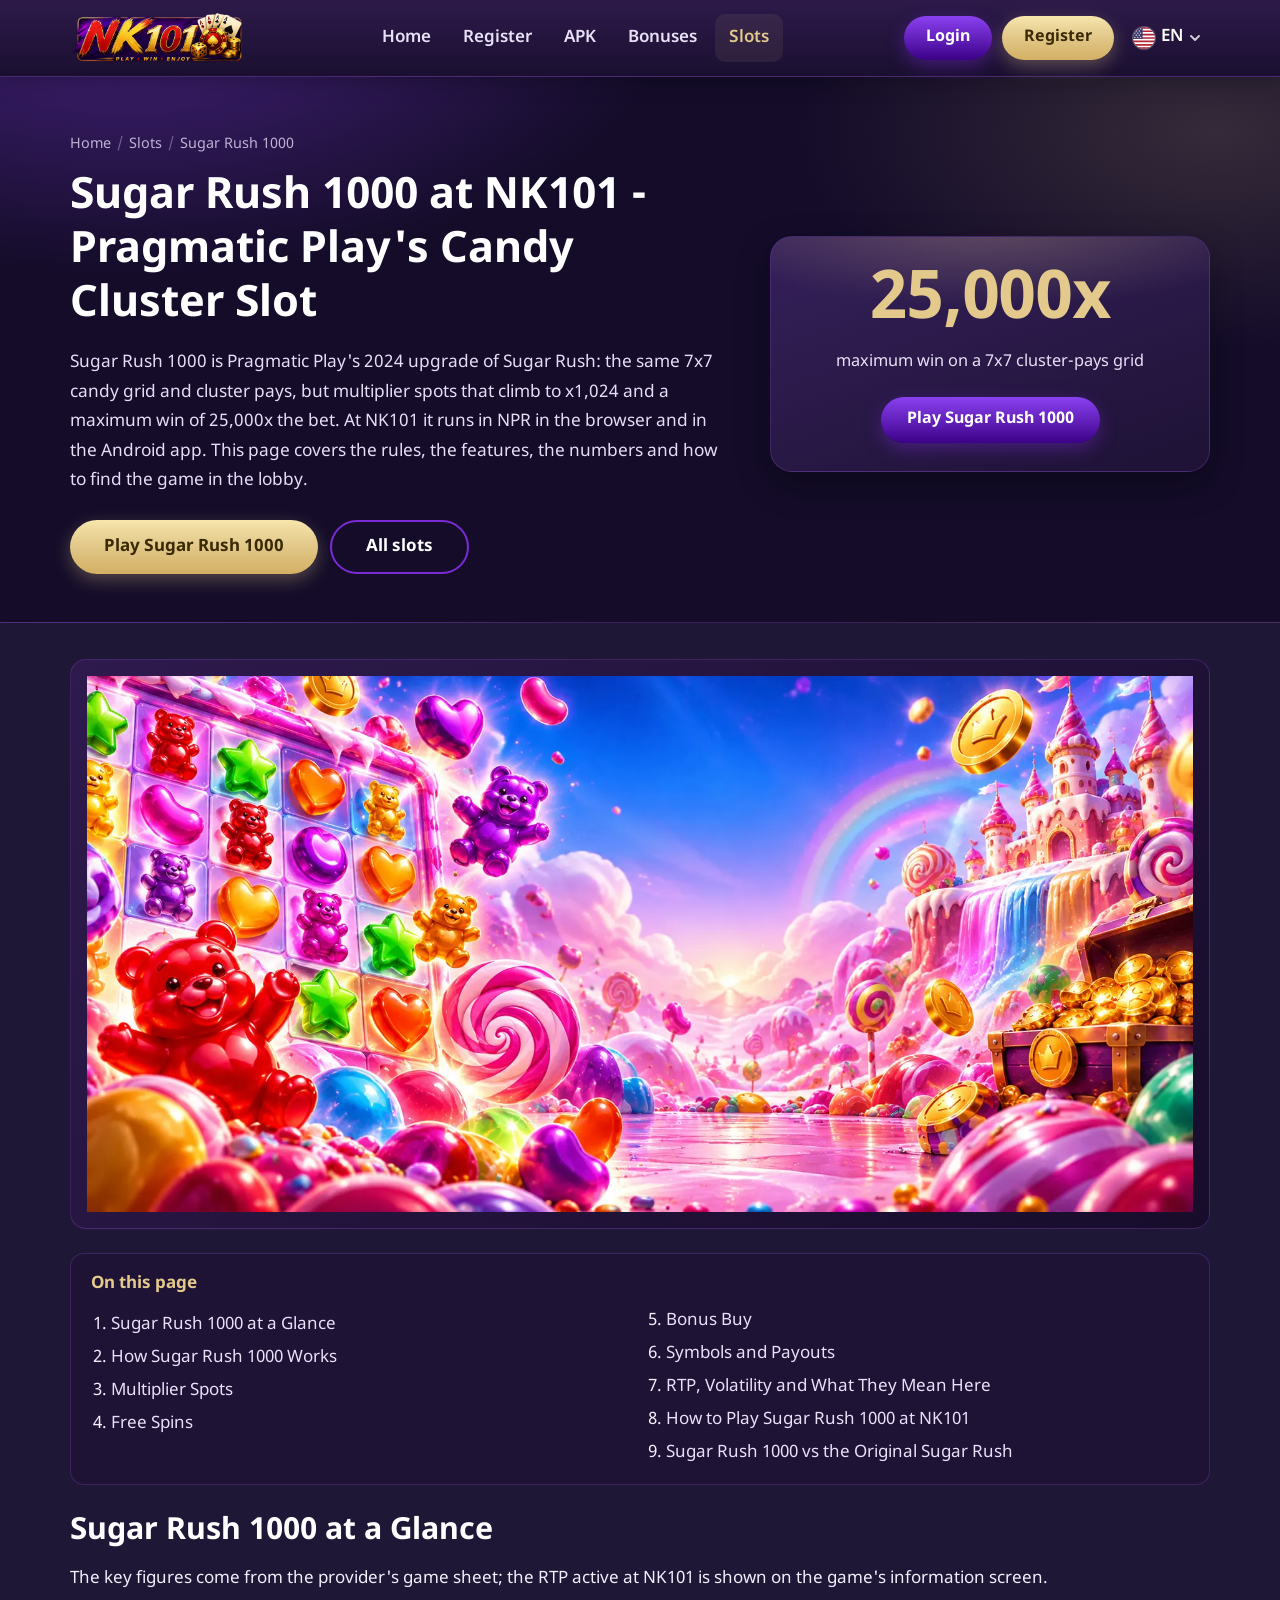
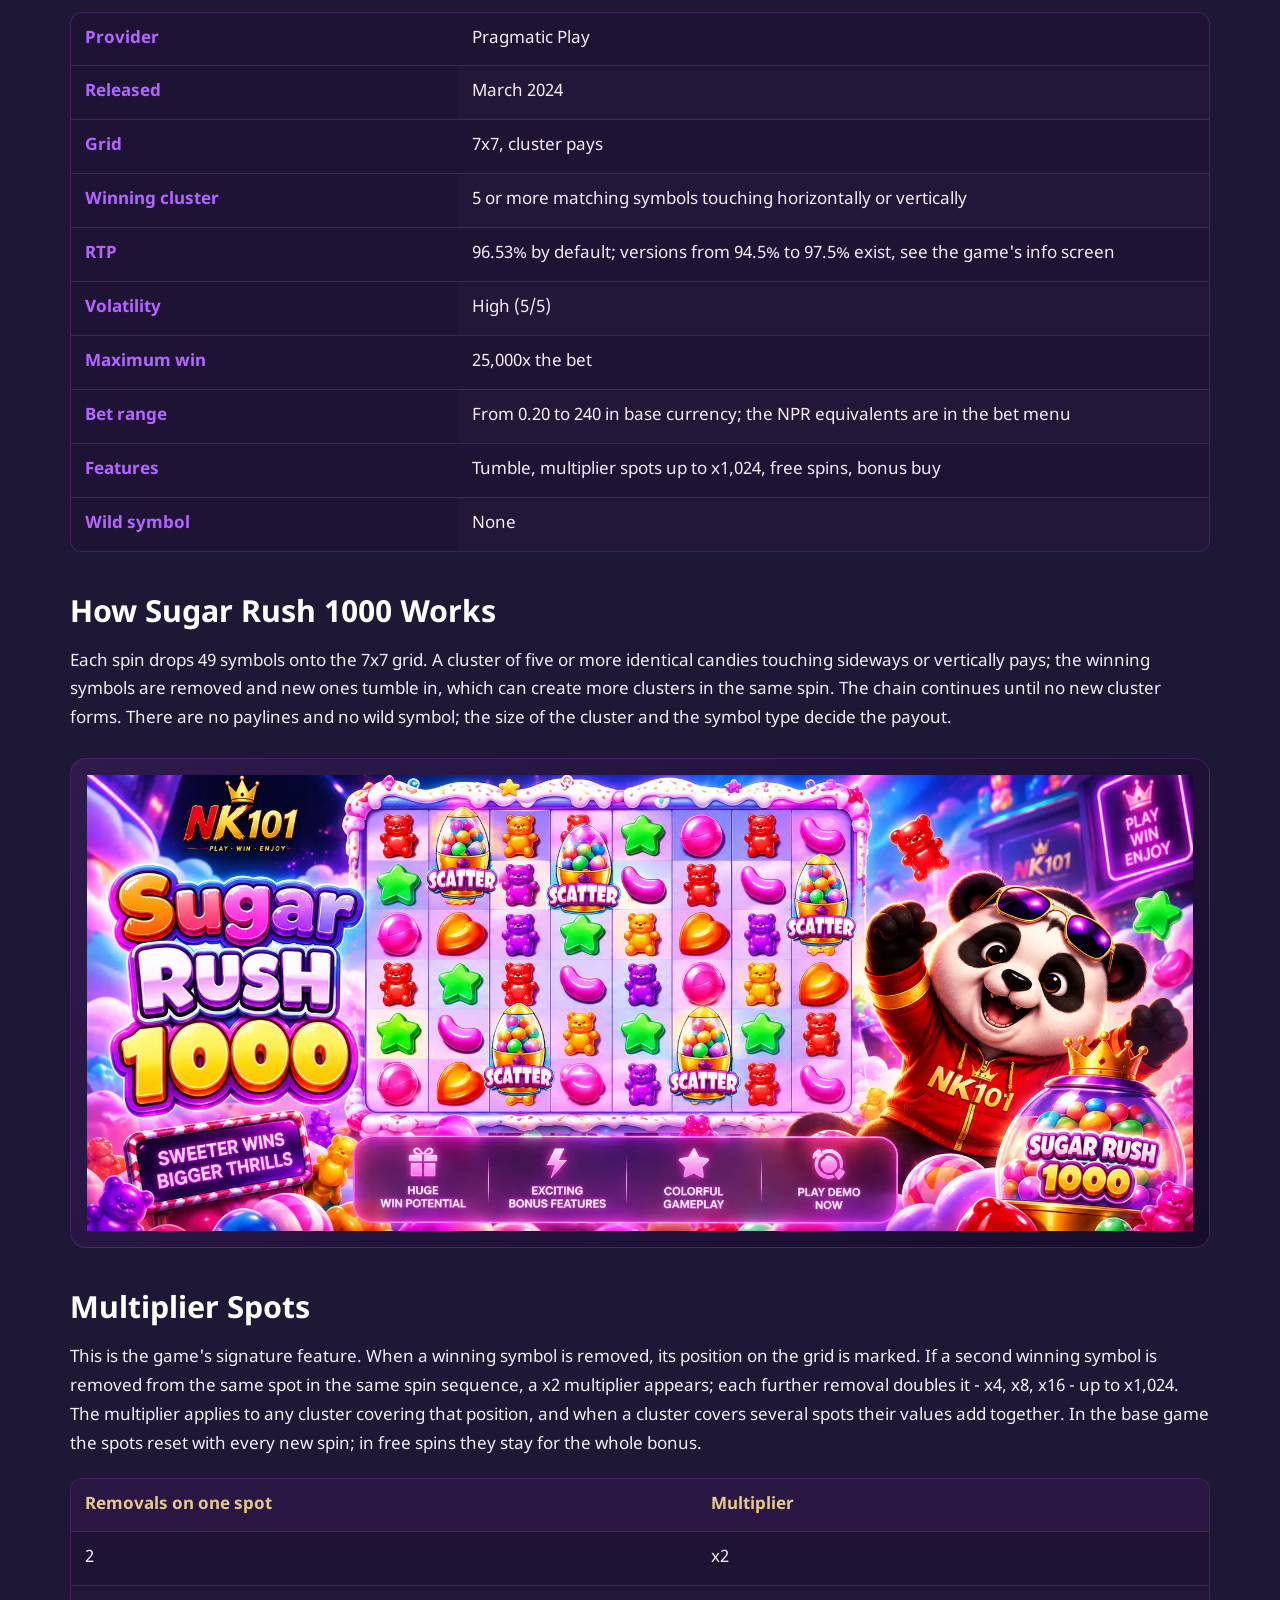
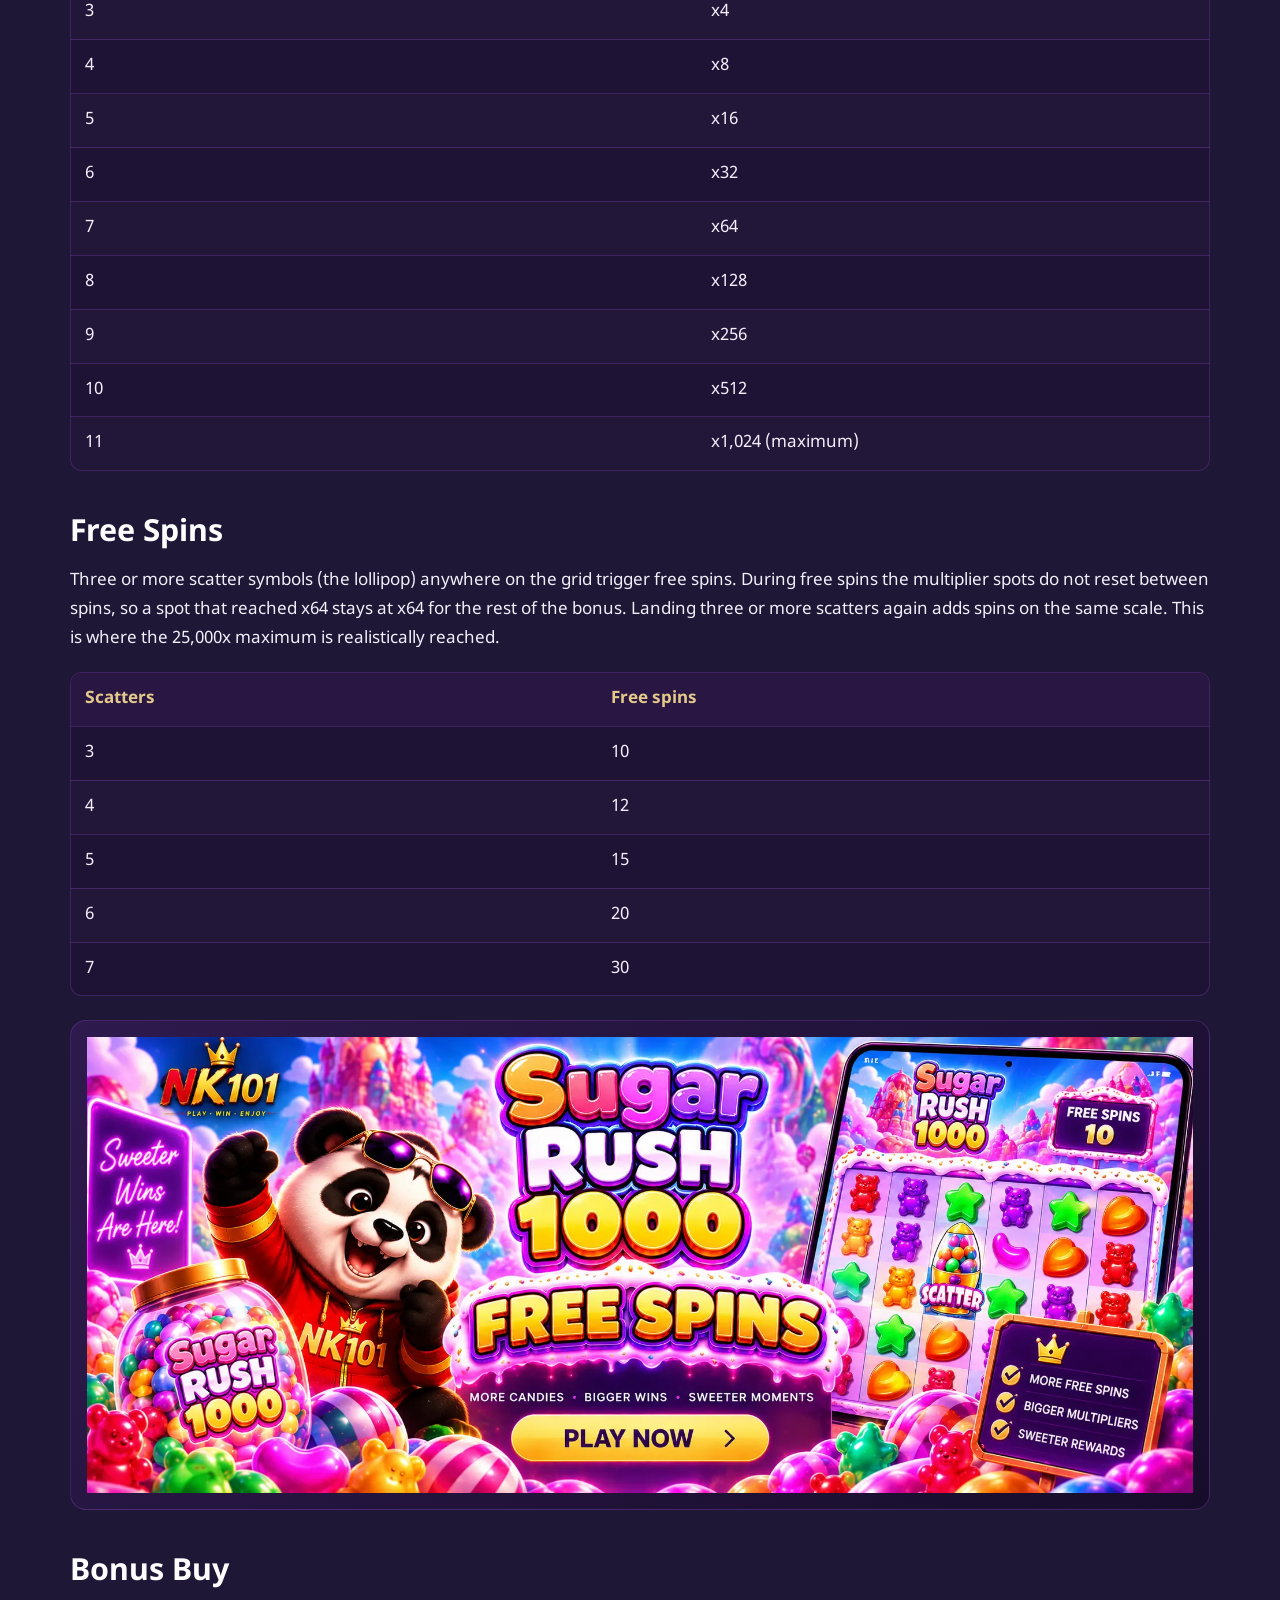
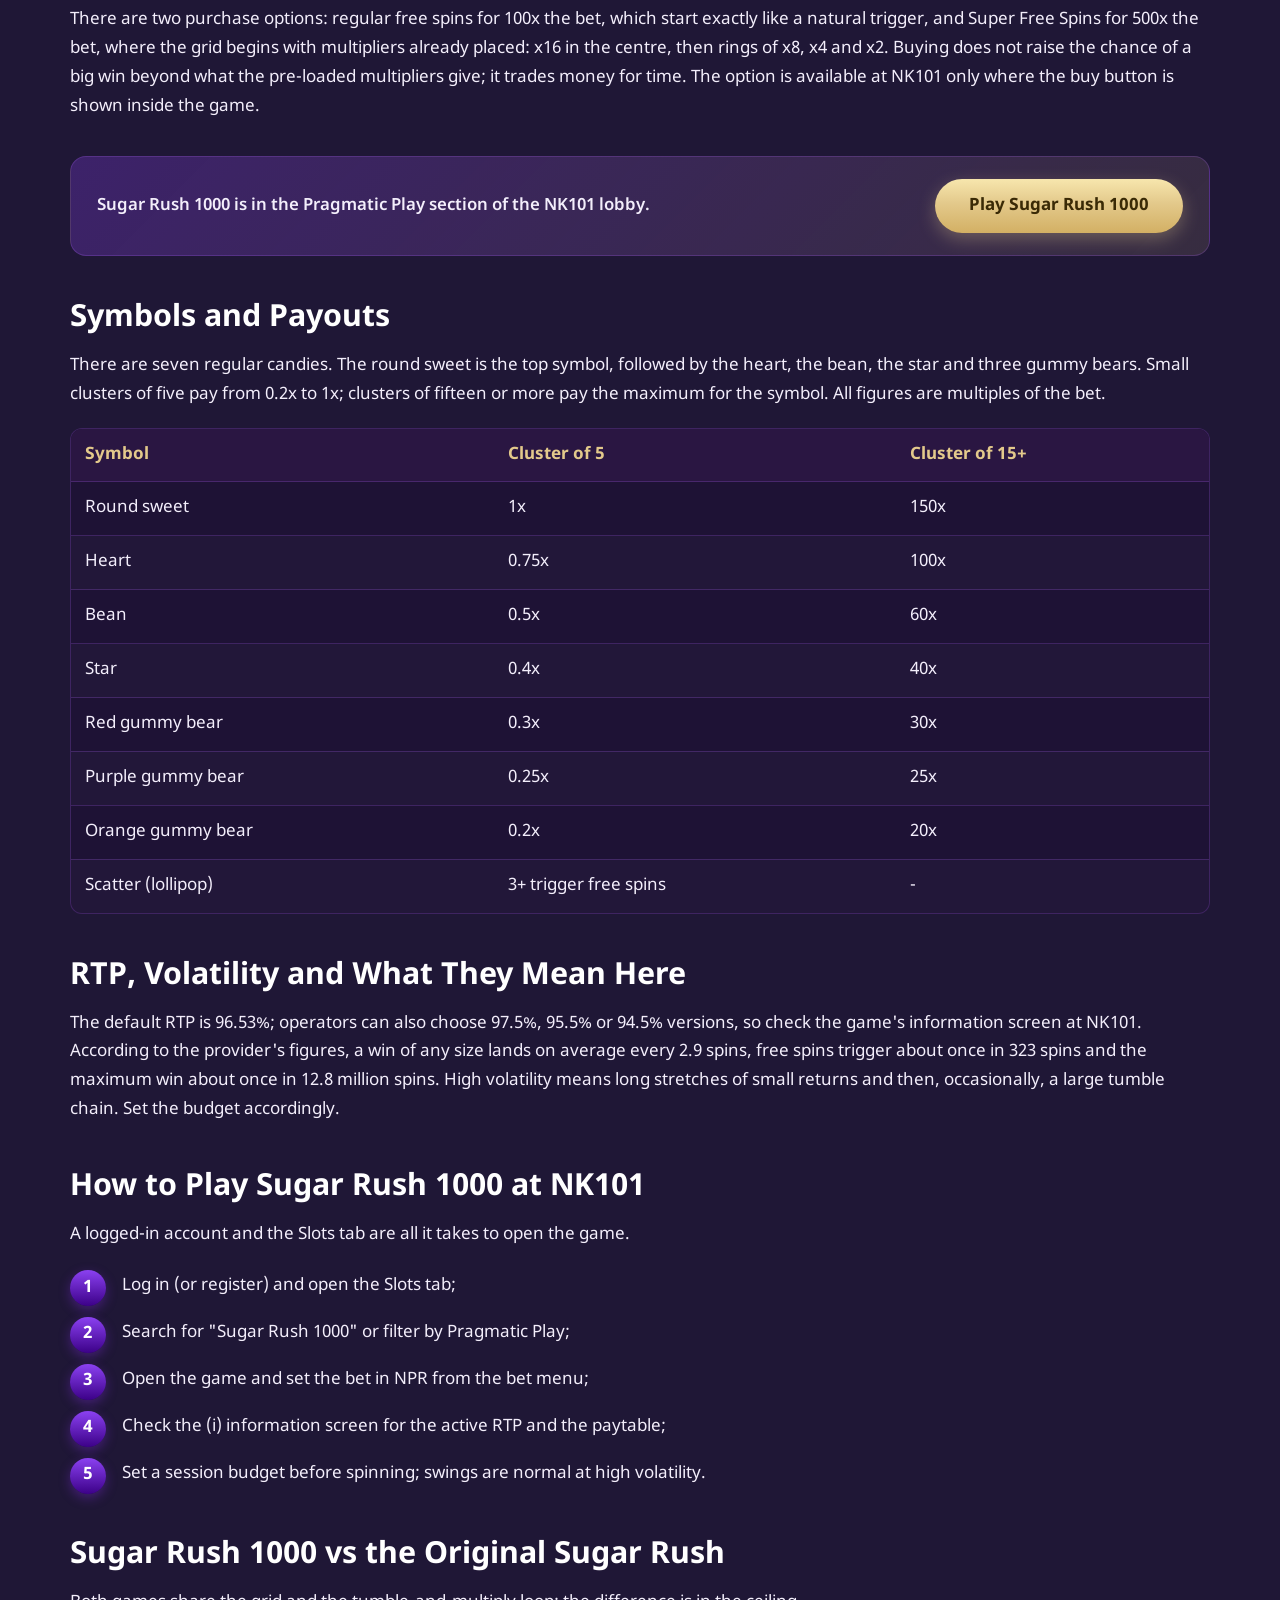
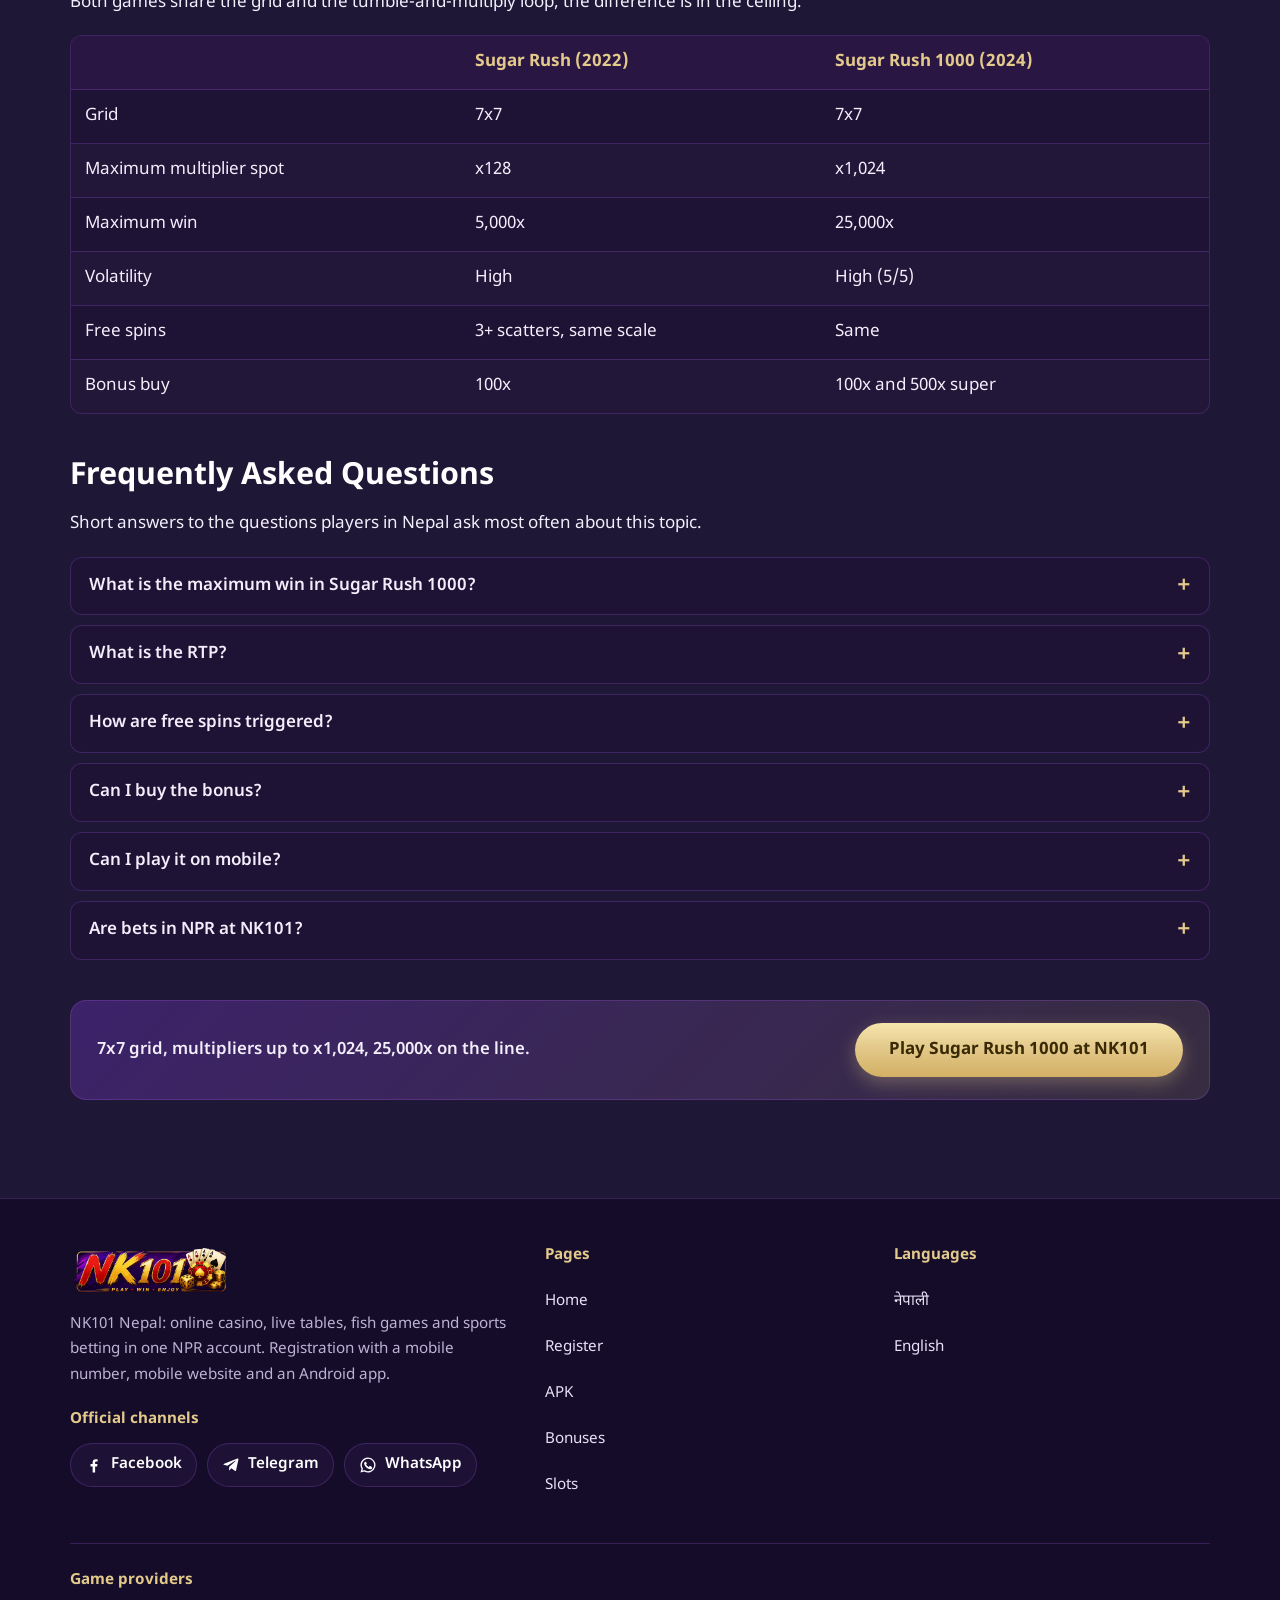
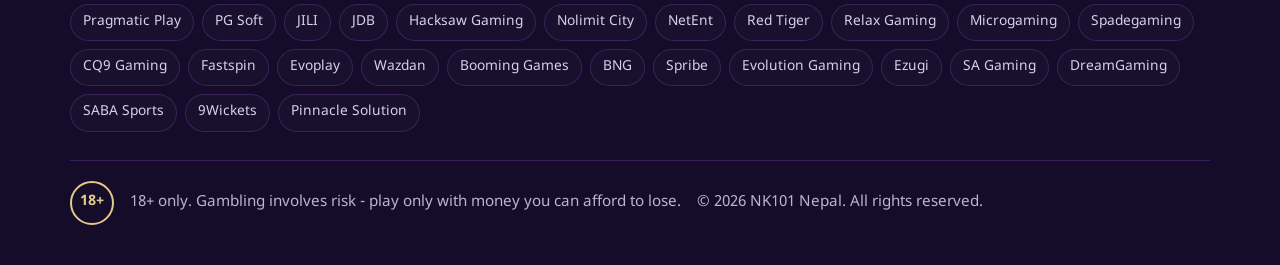
<file: en/slots/sugar-rush-1000/index.html>
<!DOCTYPE html>
<html lang="en">
<head>
<meta charset="utf-8">
<meta name="viewport" content="width=device-width, initial-scale=1">
<title>NK101 Sugar Rush 1000 - Pragmatic Play Slot in NPR</title>
<meta name="description" content="How Sugar Rush 1000 plays at NK101: the 7x7 cluster-pays grid, multiplier spots up to x1,024, free spins, the 25,000x maximum win, RTP and volatility, and how to open the game in NPR.">
<link rel="canonical" href="https://nk101.onrender.com/en/slots/sugar-rush-1000/">
<link rel="alternate" hreflang="ne-NP" href="https://nk101.onrender.com/slots/sugar-rush-1000/">
<link rel="alternate" hreflang="en" href="https://nk101.onrender.com/en/slots/sugar-rush-1000/">
<link rel="alternate" hreflang="x-default" href="https://nk101.onrender.com/slots/sugar-rush-1000/">
<meta name="robots" content="index, follow, max-image-preview:large, max-snippet:-1">
<meta name="theme-color" content="#140c29">
<meta property="og:type" content="website">
<meta property="og:site_name" content="NK101 Nepal">
<meta property="og:locale" content="en_US">
<meta property="og:locale:alternate" content="ne_NP">
<meta property="og:title" content="NK101 Sugar Rush 1000 - Pragmatic Play Slot in NPR">
<meta property="og:description" content="How Sugar Rush 1000 plays at NK101: the 7x7 cluster-pays grid, multiplier spots up to x1,024, free spins, the 25,000x maximum win, RTP and volatility, and how to open the game in NPR.">
<meta property="og:url" content="https://nk101.onrender.com/en/slots/sugar-rush-1000/">
<meta property="og:image" content="https://nk101.onrender.com/img/sugar-rush-1000-hero.webp">
<meta name="twitter:card" content="summary_large_image">
<link rel="icon" href="/img/favicon.png" type="image/png" sizes="32x32">
<link rel="apple-touch-icon" href="/img/apple-touch-icon.png">
<link rel="preconnect" href="https://fonts.googleapis.com">
<link rel="preconnect" href="https://fonts.gstatic.com" crossorigin>
<link href="https://fonts.googleapis.com/css2?family=Noto+Sans+Devanagari:wght@400;600;700&display=swap" rel="stylesheet">
<link rel="stylesheet" href="/css/style.css">
<script type="application/ld+json">
{
 "@context": "https://schema.org",
 "@graph": [
  {
   "@type": "WebSite",
   "@id": "https://nk101.onrender.com/#website",
   "url": "https://nk101.onrender.com/",
   "name": "NK101 Nepal",
   "inLanguage": [
    "ne",
    "en"
   ],
   "publisher": {
    "@id": "https://nk101.onrender.com/#organization"
   }
  },
  {
   "@type": "Organization",
   "@id": "https://nk101.onrender.com/#organization",
   "name": "NK101",
   "url": "https://nk101.onrender.com/",
   "logo": {
    "@type": "ImageObject",
    "url": "https://nk101.onrender.com/img/nk101-logo.webp"
   },
   "sameAs": [
    "https://www.facebook.com/profile.php?id=61592459762964",
    "https://t.me/nk101channel",
    "https://www.whatsapp.com/channel/0029VbD0jE790x2sHs5jem3N"
   ]
  },
  {
   "@type": "WebPage",
   "@id": "https://nk101.onrender.com/en/slots/sugar-rush-1000/#webpage",
   "url": "https://nk101.onrender.com/en/slots/sugar-rush-1000/",
   "name": "NK101 Sugar Rush 1000 - Pragmatic Play Slot in NPR",
   "description": "How Sugar Rush 1000 plays at NK101: the 7x7 cluster-pays grid, multiplier spots up to x1,024, free spins, the 25,000x maximum win, RTP and volatility, and how to open the game in NPR.",
   "inLanguage": "en",
   "isPartOf": {
    "@id": "https://nk101.onrender.com/#website"
   },
   "primaryImageOfPage": {
    "@type": "ImageObject",
    "url": "https://nk101.onrender.com/img/sugar-rush-1000-hero.webp"
   },
   "datePublished": "2026-09-21",
   "dateModified": "2026-09-21"
  },
  {
   "@type": "BreadcrumbList",
   "@id": "https://nk101.onrender.com/en/slots/sugar-rush-1000/#breadcrumb",
   "itemListElement": [
    {
     "@type": "ListItem",
     "position": 1,
     "name": "Home",
     "item": "https://nk101.onrender.com/en/"
    },
    {
     "@type": "ListItem",
     "position": 2,
     "name": "Slots",
     "item": "https://nk101.onrender.com/en/slots/"
    },
    {
     "@type": "ListItem",
     "position": 3,
     "name": "Sugar Rush 1000",
     "item": "https://nk101.onrender.com/en/slots/sugar-rush-1000/"
    }
   ]
  },
  {
   "@type": "FAQPage",
   "@id": "https://nk101.onrender.com/en/slots/sugar-rush-1000/#faq",
   "mainEntity": [
    {
     "@type": "Question",
     "name": "What is the maximum win in Sugar Rush 1000?",
     "acceptedAnswer": {
      "@type": "Answer",
      "text": "25,000x the bet, in the base game or in free spins."
     }
    },
    {
     "@type": "Question",
     "name": "What is the RTP?",
     "acceptedAnswer": {
      "@type": "Answer",
      "text": "96.53% by default; operator versions range from 94.5% to 97.5%, and the value active at NK101 is on the game's information screen."
     }
    },
    {
     "@type": "Question",
     "name": "How are free spins triggered?",
     "acceptedAnswer": {
      "@type": "Answer",
      "text": "By three or more scatters: from 10 spins for three to 30 for seven, with retriggers possible."
     }
    },
    {
     "@type": "Question",
     "name": "Can I buy the bonus?",
     "acceptedAnswer": {
      "@type": "Answer",
      "text": "Yes, where the button is shown: free spins for 100x the bet, Super Free Spins for 500x."
     }
    },
    {
     "@type": "Question",
     "name": "Can I play it on mobile?",
     "acceptedAnswer": {
      "@type": "Answer",
      "text": "Yes, in the browser and in the NK101 APK."
     }
    },
    {
     "@type": "Question",
     "name": "Are bets in NPR at NK101?",
     "acceptedAnswer": {
      "@type": "Answer",
      "text": "Yes. The bet menu shows the amounts in rupees."
     }
    }
   ]
  },
  {
   "@type": "VideoGame",
   "@id": "https://nk101.onrender.com/en/slots/sugar-rush-1000/#game",
   "name": "Sugar Rush 1000",
   "author": {
    "@type": "Organization",
    "name": "Pragmatic Play"
   },
   "gamePlatform": [
    "Web browser",
    "Android"
   ],
   "genre": "Slot",
   "datePublished": "2024-03",
   "url": "https://nk101.onrender.com/en/slots/sugar-rush-1000/"
  }
 ]
}
</script>
</head>
<body>
<a class="skip" href="#main">Skip to content</a>
<header class="site-header">
  <div class="container header-inner">
    <a class="logo" href="/en/" aria-label="NK101"><img src="/img/nk101-logo.webp" width="192" height="60" alt="NK101" onerror="this.replaceWith(Object.assign(document.createElement('span'),{className:'logo-text',textContent:'NK101'}))"></a>
    <nav class="main-nav" id="main-nav" aria-label="Main navigation">
      <ul>
        <li><a href="/en/">Home</a></li>
        <li><a href="/en/register/">Register</a></li>
        <li><a href="/en/apk/">APK</a></li>
        <li><a href="/en/bonuses/">Bonuses</a></li>
        <li><a href="/en/slots/" aria-current="page">Slots</a></li>
      </ul>
      <div class="nav-cta">
        <a class="btn btn-login" href="/go/" rel="nofollow">Login</a>
        <a class="btn btn-register" href="/go/" rel="nofollow">Register</a>
      </div>
    </nav>
    <div class="header-actions">
      <a class="btn btn-login" href="/go/" rel="nofollow">Login</a>
      <a class="btn btn-register" href="/go/" rel="nofollow">Register</a>
      <div class="lang">
        <button class="lang-btn" type="button" aria-haspopup="true" aria-expanded="false" aria-label="Language"><svg class="flag" viewBox="0 0 24 24" aria-hidden="true"><clipPath id="fc"><circle cx="12" cy="12" r="12"/></clipPath><g clip-path="url(#fc)"><rect width="24" height="24" fill="#fff"/><path d="M0 0h24v1.85H0zM0 3.7h24v1.85H0zM0 7.4h24v1.85H0zM0 11.1h24v1.85H0zM0 14.8h24v1.85H0zM0 18.5h24v1.85H0zM0 22.2h24V24H0z" fill="#B22234"/><rect width="10.5" height="12.95" fill="#3C3B6E"/><g fill="#fff"><circle cx="2" cy="2" r=".7"/><circle cx="5.2" cy="2" r=".7"/><circle cx="8.4" cy="2" r=".7"/><circle cx="3.6" cy="4.3" r=".7"/><circle cx="6.8" cy="4.3" r=".7"/><circle cx="2" cy="6.6" r=".7"/><circle cx="5.2" cy="6.6" r=".7"/><circle cx="8.4" cy="6.6" r=".7"/><circle cx="3.6" cy="8.9" r=".7"/><circle cx="6.8" cy="8.9" r=".7"/><circle cx="2" cy="11.2" r=".7"/><circle cx="5.2" cy="11.2" r=".7"/><circle cx="8.4" cy="11.2" r=".7"/></g></g></svg><span>EN</span><svg class="chev" viewBox="0 0 12 12" aria-hidden="true"><path d="M2 4l4 4 4-4" fill="none" stroke="currentColor" stroke-width="1.8" stroke-linecap="round" stroke-linejoin="round"/></svg></button>
        <ul class="lang-menu">
          <li><a href="/slots/sugar-rush-1000/" hreflang="ne-NP" lang="ne"><svg class="flag" viewBox="0 0 24 24" aria-hidden="true"><circle cx="12" cy="12" r="12" fill="#fff"/><path d="M5 2.5 16 10.6H9.3L19 20.5H5z" fill="#DC143C" stroke="#003893" stroke-width="1.3" stroke-linejoin="round"/><circle cx="8.6" cy="7.6" r="1.4" fill="#fff"/><circle cx="9.4" cy="15.6" r="1.9" fill="#fff"/></svg><span>नेपाली</span></a></li>
          <li><a href="/en/slots/sugar-rush-1000/" hreflang="en" lang="en" aria-current="true"><svg class="flag" viewBox="0 0 24 24" aria-hidden="true"><clipPath id="fc"><circle cx="12" cy="12" r="12"/></clipPath><g clip-path="url(#fc)"><rect width="24" height="24" fill="#fff"/><path d="M0 0h24v1.85H0zM0 3.7h24v1.85H0zM0 7.4h24v1.85H0zM0 11.1h24v1.85H0zM0 14.8h24v1.85H0zM0 18.5h24v1.85H0zM0 22.2h24V24H0z" fill="#B22234"/><rect width="10.5" height="12.95" fill="#3C3B6E"/><g fill="#fff"><circle cx="2" cy="2" r=".7"/><circle cx="5.2" cy="2" r=".7"/><circle cx="8.4" cy="2" r=".7"/><circle cx="3.6" cy="4.3" r=".7"/><circle cx="6.8" cy="4.3" r=".7"/><circle cx="2" cy="6.6" r=".7"/><circle cx="5.2" cy="6.6" r=".7"/><circle cx="8.4" cy="6.6" r=".7"/><circle cx="3.6" cy="8.9" r=".7"/><circle cx="6.8" cy="8.9" r=".7"/><circle cx="2" cy="11.2" r=".7"/><circle cx="5.2" cy="11.2" r=".7"/><circle cx="8.4" cy="11.2" r=".7"/></g></g></svg><span>English</span></a></li>
        </ul>
      </div>
      <button class="burger" type="button" aria-controls="main-nav" aria-expanded="false" aria-label="Menu"><span></span></button>
    </div>
  </div>
</header>

<main id="main">
  <section class="hero">
    <div class="container hero-grid">
      <div class="hero-copy">
        <nav class="crumbs" aria-label="Breadcrumb"><ol><li><a href="/en/">Home</a></li><li><a href="/en/slots/">Slots</a></li><li aria-current="page">Sugar Rush 1000</li></ol></nav>
        <h1>Sugar Rush 1000 at NK101 - Pragmatic Play's Candy Cluster Slot</h1>
        <p class="lead">Sugar Rush 1000 is Pragmatic Play's 2024 upgrade of Sugar Rush: the same 7x7 candy grid and cluster pays, but multiplier spots that climb to x1,024 and a maximum win of 25,000x the bet. At NK101 it runs in NPR in the browser and in the Android app. This page covers the rules, the features, the numbers and how to find the game in the lobby.</p>
        <div class="hero-actions">
          <a class="btn btn-register btn-lg" href="/go/" rel="nofollow">Play Sugar Rush 1000</a>
          <a class="btn btn-outline btn-lg" href="/en/slots/">All slots</a>
        </div>
      </div>
      <aside class="hero-card" aria-label="maximum win on a 7x7 cluster-pays grid">
        <div class="big">25,000x</div>
        <p class="small">maximum win on a 7x7 cluster-pays grid</p>
        <a class="btn btn-login" href="/go/" rel="nofollow">Play Sugar Rush 1000</a>
      </aside>
    </div>
  </section>

  <div class="container content">
    <figure class="media media-hero"><img src="/img/sugar-rush-1000-hero.webp" width="1200" height="600" alt="Sugar Rush 1000 slot by Pragmatic Play at NK101" fetchpriority="high"></figure>
    <nav class="toc" aria-label="On this page"><p class="toc-title">On this page</p>
  <ol>
    <li><a href="#specs">Sugar Rush 1000 at a Glance</a></li>
    <li><a href="#how-it-works">How Sugar Rush 1000 Works</a></li>
    <li><a href="#multipliers">Multiplier Spots</a></li>
    <li><a href="#free-spins">Free Spins</a></li>
    <li><a href="#bonus-buy">Bonus Buy</a></li>
    <li><a href="#symbols">Symbols and Payouts</a></li>
    <li><a href="#rtp">RTP, Volatility and What They Mean Here</a></li>
    <li><a href="#how-to-play">How to Play Sugar Rush 1000 at NK101</a></li>
    <li><a href="#comparison">Sugar Rush 1000 vs the Original Sugar Rush</a></li>
  </ol>
</nav>

<section id="specs">
<h2>Sugar Rush 1000 at a Glance</h2>
<p>The key figures come from the provider's game sheet; the RTP active at NK101 is shown on the game's information screen.</p>
<div class="table-wrap"><table class="spec">
  <tbody>
    <tr><th scope="row">Provider</th><td>Pragmatic Play</td></tr>
    <tr><th scope="row">Released</th><td>March 2024</td></tr>
    <tr><th scope="row">Grid</th><td>7x7, cluster pays</td></tr>
    <tr><th scope="row">Winning cluster</th><td>5 or more matching symbols touching horizontally or vertically</td></tr>
    <tr><th scope="row">RTP</th><td>96.53% by default; versions from 94.5% to 97.5% exist, see the game's info screen</td></tr>
    <tr><th scope="row">Volatility</th><td>High (5/5)</td></tr>
    <tr><th scope="row">Maximum win</th><td>25,000x the bet</td></tr>
    <tr><th scope="row">Bet range</th><td>From 0.20 to 240 in base currency; the NPR equivalents are in the bet menu</td></tr>
    <tr><th scope="row">Features</th><td>Tumble, multiplier spots up to x1,024, free spins, bonus buy</td></tr>
    <tr><th scope="row">Wild symbol</th><td>None</td></tr>
  </tbody>
</table></div>
</section>

<section id="how-it-works">
<h2>How Sugar Rush 1000 Works</h2>
<p>Each spin drops 49 symbols onto the 7x7 grid. A cluster of five or more identical candies touching sideways or vertically pays; the winning symbols are removed and new ones tumble in, which can create more clusters in the same spin. The chain continues until no new cluster forms. There are no paylines and no wild symbol; the size of the cluster and the symbol type decide the payout.</p>
<figure class="media"><img src="/img/sugar-rush-1000-grid.webp" width="1024" height="440" alt="Sugar Rush 1000 7x7 grid with a winning cluster and multiplier spots" loading="lazy"></figure>
</section>

<section id="multipliers">
<h2>Multiplier Spots</h2>
<p>This is the game's signature feature. When a winning symbol is removed, its position on the grid is marked. If a second winning symbol is removed from the same spot in the same spin sequence, a x2 multiplier appears; each further removal doubles it - x4, x8, x16 - up to x1,024. The multiplier applies to any cluster covering that position, and when a cluster covers several spots their values add together. In the base game the spots reset with every new spin; in free spins they stay for the whole bonus.</p>
<div class="table-wrap"><table>
  <thead><tr><th>Removals on one spot</th><th>Multiplier</th></tr></thead>
  <tbody>
    <tr><td>2</td><td>x2</td></tr>
    <tr><td>3</td><td>x4</td></tr>
    <tr><td>4</td><td>x8</td></tr>
    <tr><td>5</td><td>x16</td></tr>
    <tr><td>6</td><td>x32</td></tr>
    <tr><td>7</td><td>x64</td></tr>
    <tr><td>8</td><td>x128</td></tr>
    <tr><td>9</td><td>x256</td></tr>
    <tr><td>10</td><td>x512</td></tr>
    <tr><td>11</td><td>x1,024 (maximum)</td></tr>
  </tbody>
</table></div>
</section>

<section id="free-spins">
<h2>Free Spins</h2>
<p>Three or more scatter symbols (the lollipop) anywhere on the grid trigger free spins. During free spins the multiplier spots do not reset between spins, so a spot that reached x64 stays at x64 for the rest of the bonus. Landing three or more scatters again adds spins on the same scale. This is where the 25,000x maximum is realistically reached.</p>
<div class="table-wrap"><table>
  <thead><tr><th>Scatters</th><th>Free spins</th></tr></thead>
  <tbody>
    <tr><td>3</td><td>10</td></tr>
    <tr><td>4</td><td>12</td></tr>
    <tr><td>5</td><td>15</td></tr>
    <tr><td>6</td><td>20</td></tr>
    <tr><td>7</td><td>30</td></tr>
  </tbody>
</table></div>
<figure class="media"><img src="/img/sugar-rush-1000-free-spins.webp" width="1024" height="440" alt="Sugar Rush 1000 free spins with sticky multiplier spots" loading="lazy"></figure>
</section>

<section id="bonus-buy">
<h2>Bonus Buy</h2>
<p>There are two purchase options: regular free spins for 100x the bet, which start exactly like a natural trigger, and Super Free Spins for 500x the bet, where the grid begins with multipliers already placed: x16 in the centre, then rings of x8, x4 and x2. Buying does not raise the chance of a big win beyond what the pre-loaded multipliers give; it trades money for time. The option is available at NK101 only where the buy button is shown inside the game.</p>
</section>

<div class="cta-box"><p>Sugar Rush 1000 is in the Pragmatic Play section of the NK101 lobby.</p><a class="btn btn-register btn-lg" href="/go/" rel="nofollow">Play Sugar Rush 1000</a></div>

<section id="symbols">
<h2>Symbols and Payouts</h2>
<p>There are seven regular candies. The round sweet is the top symbol, followed by the heart, the bean, the star and three gummy bears. Small clusters of five pay from 0.2x to 1x; clusters of fifteen or more pay the maximum for the symbol. All figures are multiples of the bet.</p>
<div class="table-wrap"><table>
  <thead><tr><th>Symbol</th><th>Cluster of 5</th><th>Cluster of 15+</th></tr></thead>
  <tbody>
    <tr><td>Round sweet</td><td>1x</td><td>150x</td></tr>
    <tr><td>Heart</td><td>0.75x</td><td>100x</td></tr>
    <tr><td>Bean</td><td>0.5x</td><td>60x</td></tr>
    <tr><td>Star</td><td>0.4x</td><td>40x</td></tr>
    <tr><td>Red gummy bear</td><td>0.3x</td><td>30x</td></tr>
    <tr><td>Purple gummy bear</td><td>0.25x</td><td>25x</td></tr>
    <tr><td>Orange gummy bear</td><td>0.2x</td><td>20x</td></tr>
    <tr><td>Scatter (lollipop)</td><td>3+ trigger free spins</td><td>-</td></tr>
  </tbody>
</table></div>
</section>

<section id="rtp">
<h2>RTP, Volatility and What They Mean Here</h2>
<p>The default RTP is 96.53%; operators can also choose 97.5%, 95.5% or 94.5% versions, so check the game's information screen at NK101. According to the provider's figures, a win of any size lands on average every 2.9 spins, free spins trigger about once in 323 spins and the maximum win about once in 12.8 million spins. High volatility means long stretches of small returns and then, occasionally, a large tumble chain. Set the budget accordingly.</p>
</section>

<section id="how-to-play">
<h2>How to Play Sugar Rush 1000 at NK101</h2>
<p>A logged-in account and the Slots tab are all it takes to open the game.</p>
<ol class="steps">
  <li>Log in (or register) and open the Slots tab;</li>
  <li>Search for &quot;Sugar Rush 1000&quot; or filter by Pragmatic Play;</li>
  <li>Open the game and set the bet in NPR from the bet menu;</li>
  <li>Check the (i) information screen for the active RTP and the paytable;</li>
  <li>Set a session budget before spinning; swings are normal at high volatility.</li>
</ol>
</section>

<section id="comparison">
<h2>Sugar Rush 1000 vs the Original Sugar Rush</h2>
<p>Both games share the grid and the tumble-and-multiply loop; the difference is in the ceiling.</p>
<div class="table-wrap"><table>
  <thead><tr><th></th><th>Sugar Rush (2022)</th><th>Sugar Rush 1000 (2024)</th></tr></thead>
  <tbody>
    <tr><td>Grid</td><td>7x7</td><td>7x7</td></tr>
    <tr><td>Maximum multiplier spot</td><td>x128</td><td>x1,024</td></tr>
    <tr><td>Maximum win</td><td>5,000x</td><td>25,000x</td></tr>
    <tr><td>Volatility</td><td>High</td><td>High (5/5)</td></tr>
    <tr><td>Free spins</td><td>3+ scatters, same scale</td><td>Same</td></tr>
    <tr><td>Bonus buy</td><td>100x</td><td>100x and 500x super</td></tr>
  </tbody>
</table></div>
</section>

    <section id="faq" class="faq">
      <h2>Frequently Asked Questions</h2>
      <p>Short answers to the questions players in Nepal ask most often about this topic.</p>
      <details><summary>What is the maximum win in Sugar Rush 1000?</summary><p>25,000x the bet, in the base game or in free spins.</p></details>
<details><summary>What is the RTP?</summary><p>96.53% by default; operator versions range from 94.5% to 97.5%, and the value active at NK101 is on the game's information screen.</p></details>
<details><summary>How are free spins triggered?</summary><p>By three or more scatters: from 10 spins for three to 30 for seven, with retriggers possible.</p></details>
<details><summary>Can I buy the bonus?</summary><p>Yes, where the button is shown: free spins for 100x the bet, Super Free Spins for 500x.</p></details>
<details><summary>Can I play it on mobile?</summary><p>Yes, in the browser and in the NK101 APK.</p></details>
<details><summary>Are bets in NPR at NK101?</summary><p>Yes. The bet menu shows the amounts in rupees.</p></details>
    </section>
    <div class="cta-box cta-end"><p>7x7 grid, multipliers up to x1,024, 25,000x on the line.</p><a class="btn btn-register btn-lg" href="/go/" rel="nofollow">Play Sugar Rush 1000 at NK101</a></div>
  </div>
</main>

<footer class="site-footer">
  <div class="container">
    <div class="footer-top">
      <div class="footer-brand">
        <img src="/img/nk101-logo.webp" width="160" height="50" alt="NK101" loading="lazy" onerror="this.replaceWith(Object.assign(document.createElement('span'),{className:'logo-text',textContent:'NK101'}))">
        <p>NK101 Nepal: online casino, live tables, fish games and sports betting in one NPR account. Registration with a mobile number, mobile website and an Android app.</p>
        <p class="footer-h">Official channels</p>
        <div class="socials">
          <a href="https://www.facebook.com/profile.php?id=61592459762964" target="_blank" rel="nofollow noopener"><svg viewBox="0 0 24 24" fill="currentColor" aria-hidden="true"><path d="M13.5 22v-8h2.7l.4-3.2h-3.1V8.8c0-.9.3-1.6 1.6-1.6h1.7V4.4c-.3 0-1.3-.1-2.5-.1-2.5 0-4.1 1.5-4.1 4.2v2.3H7.4V14h2.8v8h3.3z"/></svg><span>Facebook</span></a>
          <a href="https://t.me/nk101channel" target="_blank" rel="nofollow noopener"><svg viewBox="0 0 24 24" fill="currentColor" aria-hidden="true"><path d="M21.9 4.6 18.8 19c-.2 1-.9 1.3-1.7.8l-4.6-3.4-2.2 2.1c-.3.3-.5.5-.9.5l.3-4.7 8.5-7.7c.4-.3-.1-.5-.6-.2L7.1 13.1 2.6 11.7c-1-.3-1-1 .2-1.4l17.8-6.9c.8-.3 1.5.2 1.3 1.2z"/></svg><span>Telegram</span></a>
          <a href="https://www.whatsapp.com/channel/0029VbD0jE790x2sHs5jem3N" target="_blank" rel="nofollow noopener"><svg viewBox="0 0 24 24" fill="currentColor" aria-hidden="true"><path d="M12 2a10 10 0 0 0-8.6 15.1L2 22l5-1.3A10 10 0 1 0 12 2zm0 18.2a8.2 8.2 0 0 1-4.2-1.2l-.3-.2-3 .8.8-2.9-.2-.3A8.2 8.2 0 1 1 12 20.2zm4.5-6.1c-.2-.1-1.5-.7-1.7-.8-.2-.1-.4-.1-.6.1l-.8 1c-.1.2-.3.2-.5.1a6.7 6.7 0 0 1-3.3-2.9c-.3-.4.2-.4.7-1.3.1-.2 0-.3 0-.5l-.8-1.8c-.2-.5-.4-.4-.6-.4h-.5a1 1 0 0 0-.7.3 3 3 0 0 0-.9 2.2 5.2 5.2 0 0 0 1.1 2.8c.1.2 1.9 2.9 4.6 4.1 1.7.7 2.4.8 3.2.7.5-.1 1.5-.6 1.7-1.2.2-.6.2-1.1.2-1.2-.1-.1-.3-.2-.5-.3z"/></svg><span>WhatsApp</span></a>
        </div>
      </div>
      <div class="footer-links">
        <p class="footer-h">Pages</p>
        <ul>
          <li><a href="/en/">Home</a></li>
          <li><a href="/en/register/">Register</a></li>
          <li><a href="/en/apk/">APK</a></li>
          <li><a href="/en/bonuses/">Bonuses</a></li>
          <li><a href="/en/slots/">Slots</a></li>
        </ul>
      </div>
      <div class="footer-links">
        <p class="footer-h">Languages</p>
        <ul>
          <li><a href="/slots/sugar-rush-1000/" hreflang="ne-NP" lang="ne">नेपाली</a></li>
          <li><a href="/en/slots/sugar-rush-1000/" hreflang="en" lang="en">English</a></li>
        </ul>
      </div>
    </div>
    <div class="providers">
      <p class="footer-h">Game providers</p>
      <ul class="chips"><li>Pragmatic Play</li><li>PG Soft</li><li>JILI</li><li>JDB</li><li>Hacksaw Gaming</li><li>Nolimit City</li><li>NetEnt</li><li>Red Tiger</li><li>Relax Gaming</li><li>Microgaming</li><li>Spadegaming</li><li>CQ9 Gaming</li><li>Fastspin</li><li>Evoplay</li><li>Wazdan</li><li>Booming Games</li><li>BNG</li><li>Spribe</li><li>Evolution Gaming</li><li>Ezugi</li><li>SA Gaming</li><li>DreamGaming</li><li>SABA Sports</li><li>9Wickets</li><li>Pinnacle Solution</li></ul>
    </div>
    <div class="footer-bottom">
      <span class="age" aria-hidden="true">18+</span>
      <p>18+ only. Gambling involves risk - play only with money you can afford to lose.</p>
      <p>© 2026 NK101 Nepal. All rights reserved.</p>
    </div>
  </div>
</footer>

<div class="sticky-cta">
  <a class="btn btn-login" href="/go/" rel="nofollow">Login</a>
  <a class="btn btn-register" href="/go/" rel="nofollow">Register</a>
</div>
<script src="/js/main.js" defer></script>
</body>
</html>
</file>
<file: css/style.css>
:root{--bg:#1f1736;--bg-deep:#140c29;--panel:#2a1642;--panel-2:#1e1235;--accent:#7b2bd4;--accent-2:#8b41f1;--accent-deep:#3c0188;--violet:#b266ff;--gold:#e3c98b;--gold-deep:#c9a75a;--green:#40b469;--text:#f3eefb;--muted:#bdb2d4;--line:rgba(178,102,255,.22);--radius:16px;--shadow:0 12px 32px rgba(0,0,0,.35);--font:"Noto Sans Devanagari","Segoe UI",Roboto,Helvetica,Arial,sans-serif;--header-h:76px}
*,*::before,*::after{box-sizing:border-box}
html{scroll-behavior:smooth;-webkit-text-size-adjust:100%;scroll-padding-top:calc(var(--header-h) + 12px)}
body{margin:0;background:var(--bg);color:var(--text);font-family:var(--font);font-size:17px;line-height:1.7;overflow-x:hidden}
img{max-width:100%;height:auto;display:block}
a{color:var(--violet);text-decoration-thickness:1px;text-underline-offset:3px}
a:hover{color:#d1a6ff}
h1,h2,h3{line-height:1.25;margin:0;color:#fff;font-weight:700}
p{margin:0 0 18px}
.container{width:min(1140px,100% - 32px);margin-inline:auto}
.skip{position:absolute;left:-999px;top:8px;background:var(--gold);color:#2a1a00;padding:8px 14px;border-radius:8px;z-index:100;font-weight:700}
.skip:focus{left:8px}

/* buttons */
.btn{display:inline-flex;align-items:center;justify-content:center;gap:8px;min-height:46px;padding:10px 26px;border-radius:50px;font-weight:700;font-size:1rem;text-decoration:none;line-height:1.2;border:0;cursor:pointer;white-space:nowrap;transition:transform .15s ease,box-shadow .15s ease,filter .15s ease}
.btn:hover{transform:translateY(-1px);filter:brightness(1.07);color:inherit}
.btn:focus-visible{outline:3px solid #fff;outline-offset:2px}
.btn-login{background:linear-gradient(180deg,var(--accent-2),var(--accent-deep));color:#fff;box-shadow:0 6px 18px rgba(123,43,212,.4)}
.btn-login:hover{color:#fff}
.btn-register{background:linear-gradient(180deg,#f7e6ad 0%,#e3c98b 45%,#d3b064 100%);color:#3a2a06;box-shadow:0 6px 18px rgba(227,201,139,.32)}
.btn-register:hover{color:#3a2a06}
.btn-outline{background:transparent;color:#fff;border:2px solid var(--accent);box-shadow:none}
.btn-outline:hover{background:rgba(123,43,212,.18);color:#fff}
.btn-lg{min-height:54px;padding:12px 34px;font-size:1.06rem}

/* header */
.site-header{position:sticky;top:0;z-index:50;background:linear-gradient(180deg,#2d1a4a 0%,#1a0f30 100%);border-bottom:1px solid var(--line);box-shadow:0 4px 20px rgba(0,0,0,.25)}
.header-inner{display:flex;align-items:center;gap:20px;min-height:var(--header-h);position:relative}
.logo{display:inline-flex;align-items:center;flex:0 0 auto;text-decoration:none}
.logo img{width:176px;height:auto}
.logo-text{font-weight:700;font-size:1.6rem;letter-spacing:.04em;color:var(--gold);text-decoration:none}
.footer-brand .logo-text{display:block;margin-bottom:14px}
.main-nav{flex:1 1 auto}
.main-nav ul{list-style:none;margin:0;padding:0;display:flex;gap:4px;justify-content:center}
.main-nav a{display:block;padding:10px 14px;color:#e9e1f7;text-decoration:none;font-weight:600;border-radius:10px}
.main-nav a:hover{color:#fff;background:rgba(178,102,255,.14)}
.main-nav a[aria-current="page"]{color:var(--gold);background:rgba(227,201,139,.08)}
.nav-cta{display:none}
.header-actions{display:flex;align-items:center;gap:10px;flex:0 0 auto}
.header-actions .btn{min-height:44px;padding:8px 22px}

/* language switcher */
.lang{position:relative}
.lang-btn{display:inline-flex;align-items:center;gap:6px;background:transparent;border:1px solid transparent;color:#fff;padding:6px 8px;border-radius:50px;cursor:pointer;font:inherit;font-weight:600}
.lang-btn:hover,.lang-btn[aria-expanded="true"]{border-color:var(--line);background:rgba(178,102,255,.1)}
.flag{width:22px;height:22px;border-radius:50%;overflow:hidden;flex:0 0 auto;box-shadow:0 0 0 1px rgba(255,255,255,.25)}
.chev{width:12px;height:12px;opacity:.8}
.lang-menu{position:absolute;right:0;top:calc(100% + 8px);min-width:170px;background:var(--panel);border:1px solid var(--line);border-radius:12px;box-shadow:var(--shadow);list-style:none;margin:0;padding:6px;display:none;z-index:60}
.lang-menu.open{display:block}
.lang-menu a{display:flex;align-items:center;gap:10px;padding:9px 10px;border-radius:8px;color:#fff;text-decoration:none;font-weight:600}
.lang-menu a:hover,.lang-menu a[aria-current="true"]{background:rgba(178,102,255,.16)}

/* burger */
.burger{display:none;width:44px;height:44px;border:1px solid var(--line);background:transparent;border-radius:10px;cursor:pointer;position:relative;padding:0}
.burger span,.burger span::before,.burger span::after{content:"";position:absolute;left:10px;width:22px;height:2px;background:#fff;border-radius:2px;transition:transform .2s,opacity .2s}
.burger span{top:20px}
.burger span::before{top:-7px;left:0}
.burger span::after{top:7px;left:0}
.burger[aria-expanded="true"] span{background:transparent}
.burger[aria-expanded="true"] span::before{transform:translateY(7px) rotate(45deg)}
.burger[aria-expanded="true"] span::after{transform:translateY(-7px) rotate(-45deg)}

/* hero */
.hero{position:relative;padding:56px 0 48px;background:radial-gradient(900px 420px at 10% -10%,rgba(139,65,241,.38),transparent 60%),radial-gradient(700px 360px at 95% 10%,rgba(227,201,139,.16),transparent 60%),var(--bg-deep);border-bottom:1px solid var(--line)}
.hero-grid{display:grid;grid-template-columns:1.5fr 1fr;gap:40px;align-items:center}
.crumbs{font-size:.9rem;color:var(--muted);margin:0 0 14px}
.crumbs ol{list-style:none;margin:0;padding:0;display:flex;flex-wrap:wrap;gap:6px}
.crumbs li+li::before{content:"/";margin-right:6px;opacity:.5}
.crumbs a{color:var(--muted);text-decoration:none}
.crumbs a:hover{color:var(--violet)}
.hero h1{font-size:clamp(1.75rem,3.6vw,2.7rem);margin-bottom:16px}
.hero .lead{font-size:1.08rem;color:#e6def5;margin-bottom:24px}
.hero-actions{display:flex;flex-wrap:wrap;gap:12px}
.hero-card{background:linear-gradient(160deg,#35205a 0%,#1e1235 100%);border:1px solid var(--line);border-radius:22px;padding:28px;text-align:center;box-shadow:var(--shadow);position:relative;overflow:hidden}
.hero-card::before{content:"";position:absolute;left:-20%;right:-20%;top:-45%;height:75%;background:radial-gradient(closest-side,rgba(227,201,139,.28),transparent);pointer-events:none}
.hero-card .big{font-size:clamp(2.6rem,5.5vw,4.2rem);font-weight:700;color:var(--gold);line-height:1.1;letter-spacing:-.02em;position:relative;word-break:break-word}
.hero-card .small{color:#e9e1f7;margin:10px 0 20px;font-size:1.02rem;position:relative}
.hero-card .btn{position:relative}

/* content */
.content{padding:36px 0 64px}
.content section{margin-top:44px;scroll-margin-top:calc(var(--header-h) + 16px)}
.toc + section{margin-top:28px}
.bonus-grid + section{margin-top:32px}
.content h2{font-size:clamp(1.42rem,2.5vw,1.9rem);margin:0 0 14px}
.content h3{font-size:1.18rem;color:var(--violet);margin:26px 0 10px}
.toc{background:var(--panel-2);border:1px solid var(--line);border-radius:14px;padding:16px 20px;margin:0 0 28px}
.toc-title{font-weight:700;color:var(--gold);margin:0 0 8px}
.toc ol{margin:0;padding:0 0 0 20px;columns:2;column-gap:32px}
.toc li{margin:4px 0;break-inside:avoid}
.toc a{color:#e9e1f7;text-decoration:none}
.toc a:hover{color:var(--violet);text-decoration:underline}
ul.checks{list-style:none;padding:0;margin:0 0 20px}
ul.checks li{position:relative;padding-left:34px;margin:9px 0}
ul.checks li::before{content:"✓";position:absolute;left:0;top:5px;width:22px;height:22px;border-radius:50%;background:var(--green);color:#fff;font-size:13px;font-weight:700;display:flex;align-items:center;justify-content:center}
ol.steps{list-style:none;padding:0;margin:0 0 20px;counter-reset:step}
ol.steps li{counter-increment:step;position:relative;padding:4px 0 4px 52px;margin:10px 0;min-height:36px}
ol.steps li::before{content:counter(step);position:absolute;left:0;top:2px;width:36px;height:36px;border-radius:50%;background:linear-gradient(180deg,var(--accent-2),var(--accent-deep));color:#fff;font-weight:700;display:flex;align-items:center;justify-content:center;box-shadow:0 4px 12px rgba(123,43,212,.4)}
.table-wrap{overflow-x:auto;margin:14px 0 24px;border:1px solid var(--line);border-radius:12px;background:var(--panel-2);-webkit-overflow-scrolling:touch}
table{width:100%;border-collapse:collapse;min-width:520px}
th,td{padding:12px 14px;text-align:left;vertical-align:top}
th{background:var(--panel);color:var(--gold);font-weight:700}
td{border-top:1px solid var(--line)}
tbody tr:nth-child(even) td{background:rgba(255,255,255,.02)}
table.spec{min-width:0}
table.spec th{width:34%;background:transparent;color:var(--violet);border-top:1px solid var(--line)}
table.spec tr:first-child th,table.spec tr:first-child td{border-top:0}
.note{font-size:.92rem;color:var(--muted);margin-top:-12px}
.media{margin:24px 0;border-radius:var(--radius);overflow:hidden;background:linear-gradient(135deg,#2e1a4d,#170d2b);border:1px solid var(--line);aspect-ratio:1024/440}
.media img{width:100%;height:100%;object-fit:cover;color:var(--muted);font-size:.9rem;padding:16px}
.media-hero{aspect-ratio:1200/600;margin-top:0}
.cta-box{margin:34px 0;padding:22px 26px;border-radius:var(--radius);background:linear-gradient(135deg,rgba(139,65,241,.28),rgba(227,201,139,.12));border:1px solid var(--line);display:flex;justify-content:space-between;align-items:center;gap:18px;flex-wrap:wrap}
.cta-box p{margin:0;font-weight:600;flex:1 1 320px;font-size:1.05rem}
.cta-end{margin-top:40px}
.bonus-grid{display:grid;grid-template-columns:repeat(auto-fit,minmax(210px,1fr));gap:16px;margin:0 0 8px}
.bonus-card{background:linear-gradient(160deg,#33195a,#1c1133);border:1px solid var(--line);border-radius:var(--radius);padding:22px 20px;text-align:center}
.bonus-card .pct{font-size:2.6rem;font-weight:700;color:var(--gold);line-height:1}
.bonus-card .lbl{margin:8px 0 0;color:#e9e1f7;font-weight:600}
.bonus-card .sub{margin:4px 0 0;color:var(--muted);font-size:.92rem}
.faq details{background:var(--panel-2);border:1px solid var(--line);border-radius:12px;margin:10px 0}
.faq details[open]{border-color:rgba(178,102,255,.45)}
.faq summary{cursor:pointer;padding:14px 48px 14px 18px;font-weight:600;list-style:none;position:relative}
.faq summary::-webkit-details-marker{display:none}
.faq summary::after{content:"+";position:absolute;right:18px;top:50%;transform:translateY(-50%);font-size:1.5rem;color:var(--gold);line-height:1}
.faq details[open] summary::after{content:"−"}
.faq details p{padding:0 18px 16px;margin:0;color:#e6def5}

/* footer */
.site-footer{background:var(--bg-deep);border-top:1px solid var(--line);padding:44px 0 40px;color:var(--muted);font-size:.95rem}
.footer-top{display:grid;grid-template-columns:1.4fr 1fr 1fr;gap:32px}
.footer-brand img{width:160px;margin-bottom:14px}
.footer-h{color:var(--gold);font-weight:700;margin:0 0 10px}
.footer-links ul{list-style:none;margin:0;padding:0}
.footer-links li{margin:2px 0}
.footer-links a{color:#e9e1f7;text-decoration:none;display:inline-block;padding:6px 0;min-height:44px;line-height:32px}
.footer-links a:hover{color:var(--violet)}
.socials{display:flex;gap:10px;flex-wrap:wrap}
.socials a{display:inline-flex;align-items:center;gap:8px;min-height:44px;padding:8px 14px;border:1px solid var(--line);border-radius:50px;color:#fff;text-decoration:none;font-weight:600;background:rgba(178,102,255,.06)}
.socials a:hover{background:rgba(178,102,255,.16);color:#fff}
.socials svg{width:18px;height:18px}
.providers{margin-top:34px;padding-top:24px;border-top:1px solid var(--line)}
.chips{list-style:none;margin:0;padding:0;display:flex;flex-wrap:wrap;gap:8px}
.chips li{padding:6px 12px;border:1px solid var(--line);border-radius:50px;font-size:.86rem;color:#d9cff0;background:rgba(255,255,255,.02)}
.footer-bottom{margin-top:28px;padding-top:20px;border-top:1px solid var(--line);display:flex;gap:16px;align-items:center;flex-wrap:wrap}
.age{display:inline-flex;align-items:center;justify-content:center;width:44px;height:44px;border-radius:50%;border:2px solid var(--gold);color:var(--gold);font-weight:700;flex:0 0 auto;font-size:.9rem}
.footer-bottom p{margin:0}

/* sticky mobile bar */
.sticky-cta{display:none}

/* responsive */
@media (max-width:960px){
  .main-nav{position:absolute;left:0;right:0;top:100%;background:#1a0f30;border-bottom:1px solid var(--line);box-shadow:var(--shadow);display:none;padding:12px 16px 18px}
  .main-nav.open{display:block}
  .main-nav ul{flex-direction:column;gap:2px}
  .main-nav a{padding:12px 14px;font-size:1.05rem}
  .nav-cta{display:flex;gap:10px;margin-top:12px}
  .nav-cta .btn{flex:1}
  .header-actions .btn{display:none}
  .burger{display:block}
  .header-inner{justify-content:space-between}
  .toc ol{columns:1}
  .footer-top{grid-template-columns:1fr 1fr}
}
@media (max-width:768px){
  body{font-size:16px}
  .hero{padding:36px 0 32px}
  .hero-grid{grid-template-columns:1fr;gap:26px}
  .hero-card{padding:22px}
  .content{padding:28px 0 48px}
  .content section{margin-top:36px}
  .footer-top{grid-template-columns:1fr;gap:24px}
  .site-footer{padding-bottom:110px}
  .sticky-cta{display:flex;position:fixed;left:0;right:0;bottom:0;z-index:45;gap:10px;padding:10px 12px calc(10px + env(safe-area-inset-bottom));background:rgba(20,12,41,.94);backdrop-filter:blur(8px);-webkit-backdrop-filter:blur(8px);border-top:1px solid var(--line)}
  .sticky-cta .btn{flex:1;min-height:48px;padding:10px 12px}
}
@media (max-width:420px){
  :root{--header-h:64px}
  .container{width:calc(100% - 24px)}
  .logo img{width:132px}
  .header-inner{gap:8px}
  .header-actions{gap:6px}
  .hero{padding:28px 0 26px}
  .hero h1{font-size:1.5rem}
  .hero .lead{font-size:.98rem}
  .hero-actions .btn{width:100%}
  .hero-card{padding:18px 14px;border-radius:16px}
  .hero-card .big{font-size:2.4rem}
  .hero-card .small{font-size:.95rem}
  .content h2{font-size:1.3rem}
  .content h3{font-size:1.08rem}
  .cta-box{padding:18px;gap:12px}
  .cta-box .btn{width:100%}
  .btn-lg{padding:12px 20px}
  .bonus-grid{grid-template-columns:1fr 1fr;gap:10px}
  .bonus-card{padding:16px 10px}
  .bonus-card .pct{font-size:2rem}
  th,td{padding:10px;font-size:.92rem}
  ul.checks li{padding-left:30px}
  ol.steps li{padding-left:46px}
  ol.steps li::before{width:32px;height:32px}
  .footer-bottom{flex-direction:column;align-items:flex-start;gap:10px}
  .chips li{font-size:.8rem;padding:5px 10px}
  .socials a{flex:1 1 calc(50% - 10px);justify-content:center}
  .site-footer{padding-bottom:100px}
}
@media (prefers-reduced-motion:reduce){html{scroll-behavior:auto}.btn,.burger span,.burger span::before,.burger span::after{transition:none}}
</file>
